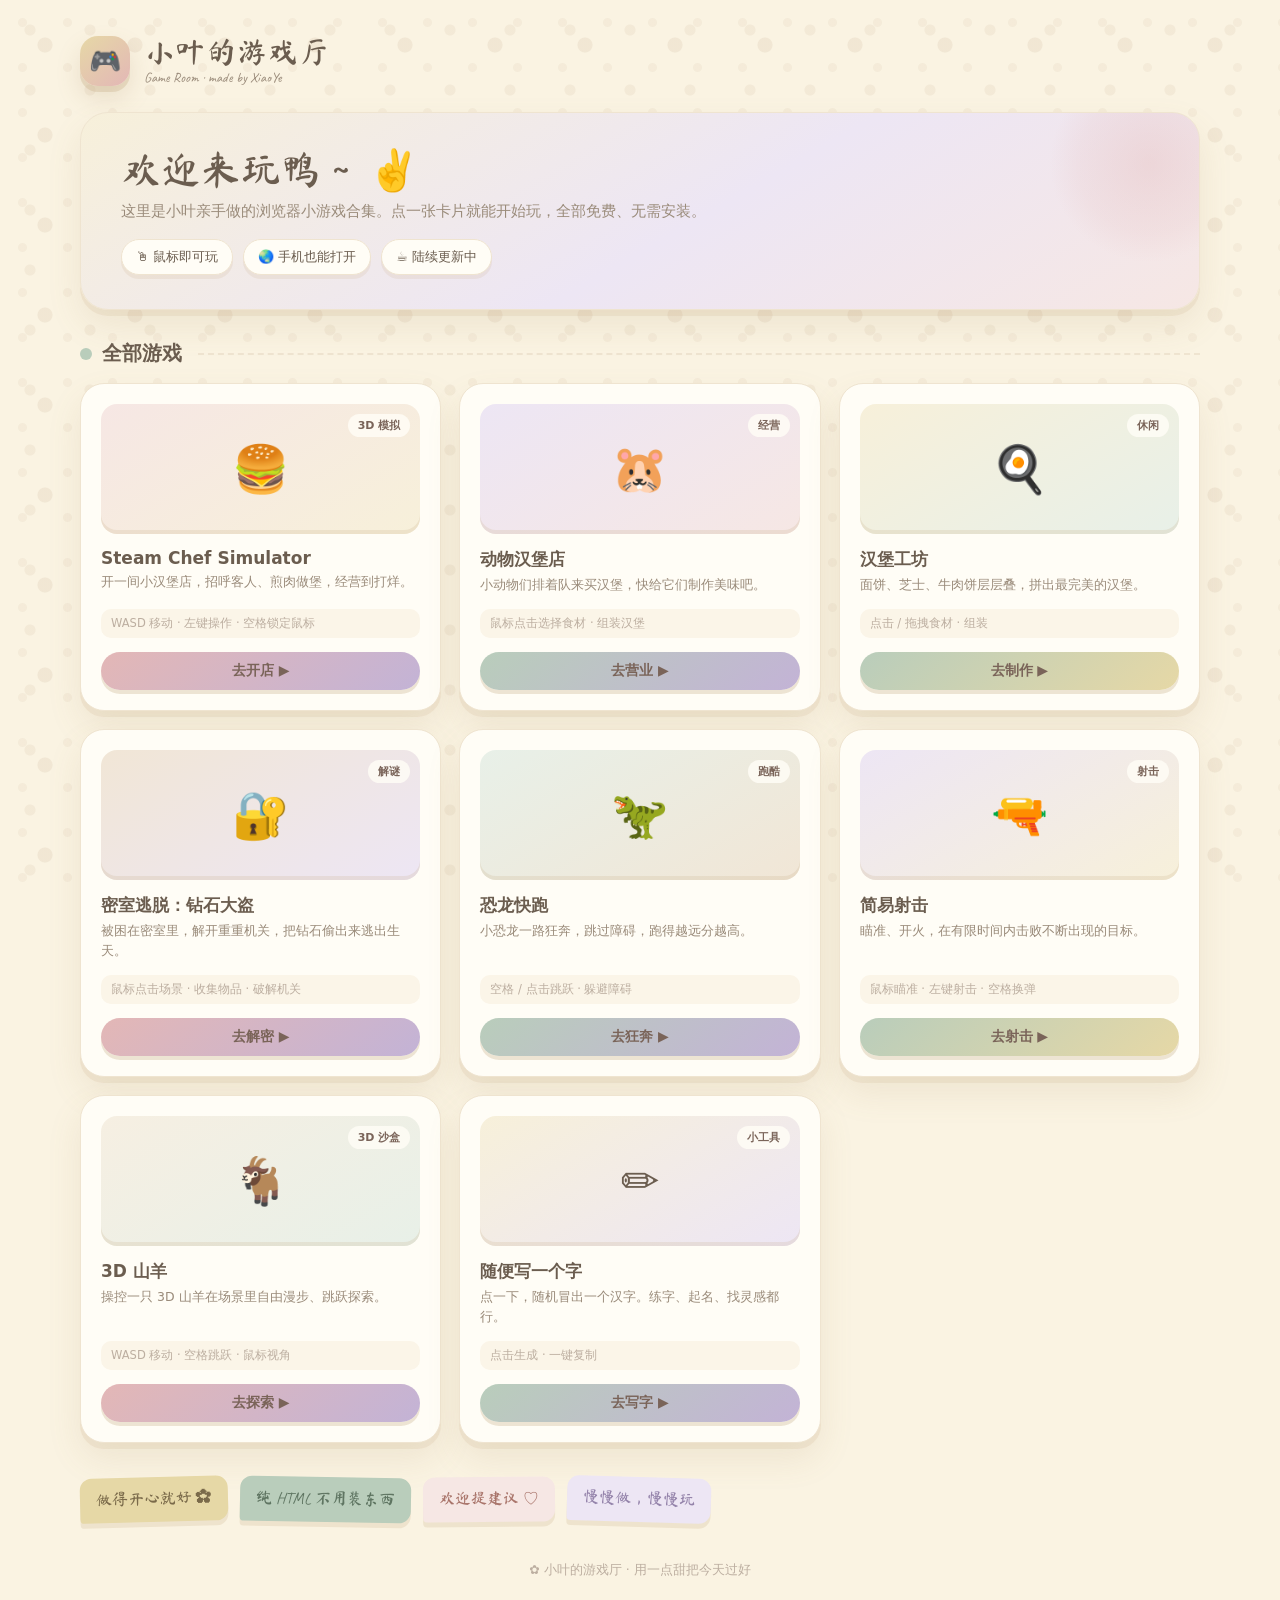
<file: index.html>
<!DOCTYPE html>
<html lang="zh-CN">
<head>
<meta charset="UTF-8">
<meta name="viewport" content="width=device-width, initial-scale=1.0">
<title>✿ 小叶的游戏厅 · Game Room</title>
<link rel="preconnect" href="https://fonts.googleapis.com">
<link rel="preconnect" href="https://fonts.gstatic.com" crossorigin>
<link href="https://fonts.googleapis.com/css2?family=Ma+Shan+Zheng&family=Caveat:wght@600&display=swap" rel="stylesheet">
<style>
  :root {
    --bg: #FAF3E2;
    --dot: #C2A688;
    --card: #FFFDF6;
    --ink: #6B5D4F;
    --ink-soft: #9A8B7A;
    --ink-faint: #BCAEA0;
    --line: #EFE4D0;

    --pink:  #E3B7B6;
    --pink-soft:  #F6E7E4;
    --purple:#C3B3D6;
    --purple-soft:#EDE6F4;
    --mint:  #B9CDBB;
    --mint-soft:  #E8F0E8;
    --yellow:#E6D8A6;
    --yellow-soft:#F7F0DA;
    --brown: #C2A688;
    --brown-soft: #F1E6D6;

    --shadow: 0 6px 0 rgba(196,168,130,.16), 0 16px 34px rgba(158,128,82,.12);
    --bounce: cubic-bezier(.34,1.56,.64,1);
    --ease:  cubic-bezier(.22,1,.36,1);
  }

  * { margin: 0; padding: 0; box-sizing: border-box; }

  body {
    min-height: 100vh;
    font-family: "PingFang SC", "Hiragino Sans GB", "Microsoft YaHei", system-ui, sans-serif;
    color: var(--ink);
    background-color: var(--bg);
    background-image:
      radial-gradient(circle at 50% 50%, rgba(194,166,136,.16) 0, rgba(194,166,136,.16) 7px, transparent 8px),
      radial-gradient(circle at 50% 50%, rgba(194,166,136,.13) 0, rgba(194,166,136,.13) 5px, transparent 6px),
      radial-gradient(circle at 50% 50%, rgba(194,166,136,.10) 0, rgba(194,166,136,.10) 4px, transparent 5px);
    background-size: 90px 90px, 60px 60px, 45px 45px;
    background-attachment: fixed;
    padding: 36px 20px 70px;
    overflow-x: hidden;
  }

  .wrap { max-width: 1120px; margin: 0 auto; }

  /* 头部 */
  header.top { display: flex; align-items: center; gap: 14px; margin-bottom: 26px; }
  .logo-badge {
    width: 50px; height: 50px; border-radius: 18px;
    background: linear-gradient(140deg, var(--yellow), var(--pink));
    display: grid; place-items: center; font-size: 26px;
    box-shadow: 0 6px 0 rgba(196,168,130,.3), 0 12px 24px rgba(158,128,82,.18);
    transition: transform .4s var(--bounce);
  }
  .logo-badge:hover { transform: rotate(-10deg) scale(1.1); }
  .logo-text { font-family: "Ma Shan Zheng", "ZCOOL KuaiLe", cursive; font-size: 30px; letter-spacing: 1px; }
  .logo-text small { font-family: "Caveat", cursive; font-size: 14px; color: var(--ink-soft); letter-spacing: 0; display: block; margin-top: 2px; }

  /* 横幅 */
  .banner {
    position: relative;
    background: linear-gradient(150deg, var(--yellow-soft), var(--purple-soft) 55%, var(--pink-soft));
    border: 1.5px solid var(--line);
    border-radius: 28px;
    padding: 34px 40px;
    margin-bottom: 26px;
    box-shadow: var(--shadow);
    overflow: hidden;
    transition: transform .4s var(--bounce), box-shadow .4s var(--ease);
  }
  .banner:hover { transform: translateY(-3px); box-shadow: 0 8px 0 rgba(196,168,130,.18), 0 24px 48px rgba(158,128,82,.18); }
  .banner::after {
    content: ""; position: absolute; right: -50px; top: -50px;
    width: 200px; height: 200px; border-radius: 50%;
    background: radial-gradient(circle, rgba(227,183,182,.35) 0, rgba(227,183,182,.15) 50%, transparent 70%);
  }
  .banner h1 { font-family: "Ma Shan Zheng", cursive; font-size: 40px; font-weight: 400; color: var(--ink); }
  .banner p { font-size: 15px; color: var(--ink-soft); margin-top: 8px; }
  .banner .tags { margin-top: 18px; display: flex; gap: 10px; flex-wrap: wrap; position: relative; z-index: 1; }
  .chip {
    display: inline-flex; align-items: center; gap: 6px;
    font-size: 13px; color: var(--ink);
    background: #fffdf6;
    border: 1.5px solid var(--line);
    border-radius: 999px; padding: 8px 14px;
    box-shadow: 0 4px 0 rgba(196,168,130,.16);
    transition: transform .3s var(--bounce);
  }
  .chip:hover { transform: translateY(-2px); }

  /* 分区标题 */
  .sec-head { display: flex; align-items: center; gap: 10px; margin: 30px 0 16px; }
  .sec-head .dot { width: 12px; height: 12px; border-radius: 50%; flex: none; }
  .sec-head h2 { font-size: 20px; font-weight: 700; }
  .sec-head .sq { flex: 1; border-top: 2px dashed var(--line); margin-left: 6px; }

  /* 卡片网格 */
  .grid { display: grid; grid-template-columns: repeat(3, 1fr); gap: 18px; }
  .game {
    display: flex; flex-direction: column;
    background: var(--card);
    border: 1.5px solid var(--line);
    border-radius: 24px;
    padding: 20px;
    text-decoration: none; color: inherit;
    box-shadow: var(--shadow);
    transition: transform .35s var(--bounce), box-shadow .35s var(--ease);
  }
  .game:hover { transform: translateY(-4px) scale(1.01); box-shadow: 0 8px 0 rgba(196,168,130,.18), 0 22px 44px rgba(158,128,82,.18); }
  .game:active { transform: translateY(0) scale(.99); }

  .game .thumb {
    height: 130px; border-radius: 16px; margin-bottom: 14px;
    display: grid; place-items: center; font-size: 46px;
    box-shadow: inset 0 -4px 0 rgba(196,168,130,.2);
    transition: transform .35s var(--bounce);
    position: relative; overflow: hidden;
  }
  .game:hover .thumb { transform: scale(1.04) rotate(-1deg); }
  .game .thumb .badge {
    position: absolute; top: 10px; right: 10px;
    font-size: 11px; font-weight: 600; color: #7A6459;
    background: rgba(255,253,246,.85); border-radius: 999px; padding: 4px 10px;
  }
  .game .t-title { font-size: 17px; font-weight: 700; color: var(--ink); }
  .game .t-sub { font-size: 12.5px; color: var(--ink-soft); margin-top: 4px; line-height: 1.6; flex: 1; }
  .game .t-ctrl {
    margin-top: 14px; font-size: 11.5px; color: var(--ink-faint);
    background: var(--card-soft, #FBF5E8); border-radius: 10px; padding: 7px 10px;
  }
  .game .go {
    margin-top: 14px; text-align: center;
    font-size: 14px; font-weight: 600; color: #7A6459;
    background: linear-gradient(140deg, var(--mint), var(--yellow));
    border-radius: 999px; padding: 10px 0;
    box-shadow: 0 4px 0 rgba(196,168,130,.3);
    transition: transform .3s var(--bounce), box-shadow .3s;
  }
  .game:hover .go { transform: translateY(-2px) scale(1.03); }
  .game:nth-child(3n+1) .go { background: linear-gradient(140deg, var(--pink), var(--purple)); }
  .game:nth-child(3n+2) .go { background: linear-gradient(140deg, var(--mint), var(--purple)); }

  /* 便签贴 */
  .note-strip { margin-top: 34px; display: flex; gap: 12px; flex-wrap: wrap; }
  .tape-note {
    font-family: "Caveat", "Ma Shan Zheng", cursive;
    font-size: 16px; color: #7A6A4A;
    background: var(--yellow);
    padding: 12px 16px; border-radius: 12px 12px 12px 4px;
    box-shadow: 0 5px 0 rgba(196,168,130,.22);
    transform: rotate(var(--rot, -1.5deg));
    transition: transform .35s var(--bounce);
  }
  .tape-note:hover { transform: rotate(0) scale(1.08); }

  footer { margin-top: 40px; text-align: center; font-size: 12.5px; color: var(--ink-faint); }

  @media (max-width: 900px) { .grid { grid-template-columns: repeat(2, 1fr); } }
  @media (max-width: 560px) { .grid { grid-template-columns: 1fr; } .banner h1 { font-size: 32px; } }
</style>
</head>
<body>
<div class="wrap">

  <header class="top">
    <div class="logo-badge">🎮</div>
    <div class="logo-text">小叶的游戏厅<small>Game Room · made by XiaoYe</small></div>
  </header>

  <section class="banner">
    <h1>欢迎来玩鸭～ ✌</h1>
    <p>这里是小叶亲手做的浏览器小游戏合集。点一张卡片就能开始玩，全部免费、无需安装。</p>
    <div class="tags">
      <span class="chip">🖱 鼠标即可玩</span>
      <span class="chip">🌏 手机也能打开</span>
      <span class="chip">☕ 陆续更新中</span>
    </div>
  </section>

  <div class="sec-head">
    <span class="dot" style="background:var(--mint)"></span>
    <h2>全部游戏</h2>
    <span class="sq"></span>
  </div>

  <div class="grid">
    <a class="game" href="steam-chef.html">
      <div class="thumb" style="background:linear-gradient(150deg,#F6E7E4,#F7F0DA)">🍔<span class="badge">3D 模拟</span></div>
      <div class="t-title">Steam Chef Simulator</div>
      <div class="t-sub">开一间小汉堡店，招呼客人、煎肉做堡，经营到打烊。</div>
      <div class="t-ctrl">WASD 移动 · 左键操作 · 空格锁定鼠标</div>
      <div class="go">去开店 ▶</div>
    </a>

    <a class="game" href="animal-burger-shop/index.html">
      <div class="thumb" style="background:linear-gradient(150deg,#EDE6F4,#F6E7E4)">🐹<span class="badge">经营</span></div>
      <div class="t-title">动物汉堡店</div>
      <div class="t-sub">小动物们排着队来买汉堡，快给它们制作美味吧。</div>
      <div class="t-ctrl">鼠标点击选择食材 · 组装汉堡</div>
      <div class="go">去营业 ▶</div>
    </a>

    <a class="game" href="burger-workshop.html">
      <div class="thumb" style="background:linear-gradient(150deg,#F7F0DA,#E8F0E8)">🍳<span class="badge">休闲</span></div>
      <div class="t-title">汉堡工坊</div>
      <div class="t-sub">面饼、芝士、牛肉饼层层叠，拼出最完美的汉堡。</div>
      <div class="t-ctrl">点击 / 拖拽食材 · 组装</div>
      <div class="go">去制作 ▶</div>
    </a>

    <a class="game" href="escape-room.html">
      <div class="thumb" style="background:linear-gradient(150deg,#F1E6D6,#EDE6F4)">🔐<span class="badge">解谜</span></div>
      <div class="t-title">密室逃脱：钻石大盗</div>
      <div class="t-sub">被困在密室里，解开重重机关，把钻石偷出来逃出生天。</div>
      <div class="t-ctrl">鼠标点击场景 · 收集物品 · 破解机关</div>
      <div class="go">去解密 ▶</div>
    </a>

    <a class="game" href="dinosaur-game.html">
      <div class="thumb" style="background:linear-gradient(150deg,#E8F0E8,#F1E6D6)">🦖<span class="badge">跑酷</span></div>
      <div class="t-title">恐龙快跑</div>
      <div class="t-sub">小恐龙一路狂奔，跳过障碍，跑得越远分越高。</div>
      <div class="t-ctrl">空格 / 点击跳跃 · 躲避障碍</div>
      <div class="go">去狂奔 ▶</div>
    </a>

    <a class="game" href="fps-game.html">
      <div class="thumb" style="background:linear-gradient(150deg,#EDE6F4,#F7F0DA)">🔫<span class="badge">射击</span></div>
      <div class="t-title">简易射击</div>
      <div class="t-sub">瞄准、开火，在有限时间内击败不断出现的目标。</div>
      <div class="t-ctrl">鼠标瞄准 · 左键射击 · 空格换弹</div>
      <div class="go">去射击 ▶</div>
    </a>

    <a class="game" href="goat-3d.html">
      <div class="thumb" style="background:linear-gradient(150deg,#F6EFE2,#E8F0E8)">🐐<span class="badge">3D 沙盒</span></div>
      <div class="t-title">3D 山羊</div>
      <div class="t-sub">操控一只 3D 山羊在场景里自由漫步、跳跃探索。</div>
      <div class="t-ctrl">WASD 移动 · 空格跳跃 · 鼠标视角</div>
      <div class="go">去探索 ▶</div>
    </a>

    <a class="game" href="random-char.html">
      <div class="thumb" style="background:linear-gradient(150deg,#F7F0DA,#EDE6F4)">✏️<span class="badge">小工具</span></div>
      <div class="t-title">随便写一个字</div>
      <div class="t-sub">点一下，随机冒出一个汉字。练字、起名、找灵感都行。</div>
      <div class="t-ctrl">点击生成 · 一键复制</div>
      <div class="go">去写字 ▶</div>
    </a>
  </div>

  <div class="note-strip">
    <span class="tape-note" style="--rot:-1.5deg">做得开心就好 ✿</span>
    <span class="tape-note" style="--rot:1deg; background:var(--mint); color:#5F7562">纯 HTML 不用装东西</span>
    <span class="tape-note" style="--rot:-0.5deg; background:var(--pink-soft); color:#A9756B">欢迎提建议 ♡</span>
    <span class="tape-note" style="--rot:1.6deg; background:var(--purple-soft); color:#9483AA">慢慢做，慢慢玩</span>
  </div>

  <footer>✿ 小叶的游戏厅 · 用一点甜把今天过好</footer>
</div>
</body>
</html>
</file>
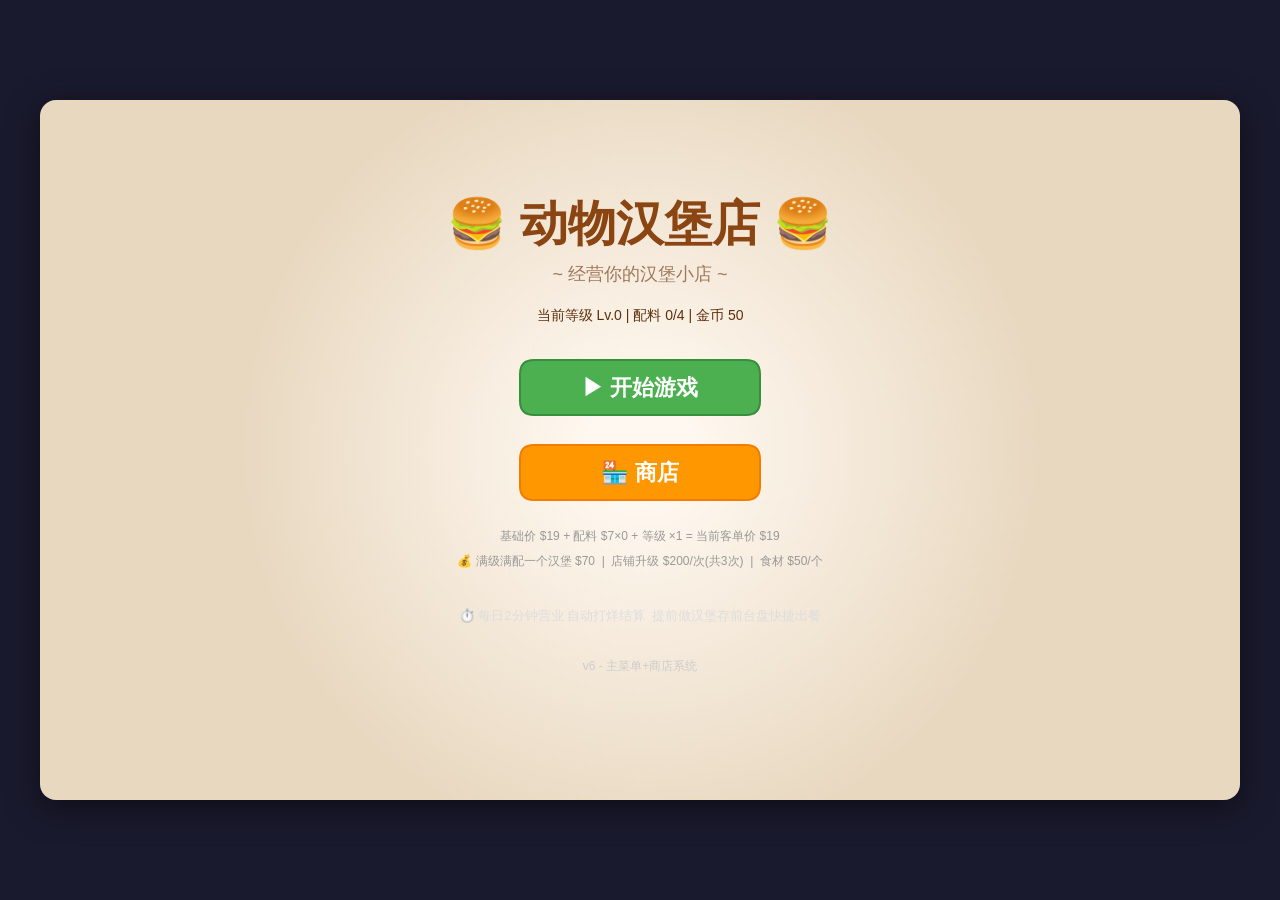
<file: animal-burger-shop/index.html>
<!DOCTYPE html>
<html lang="zh-CN">
<head>
<meta charset="UTF-8"><meta name="viewport" content="width=device-width,initial-scale=1.0">
<title>动物汉堡店</title>
<style>
*{margin:0;padding:0;box-sizing:border-box;user-select:none}
body{background:#1a1a2e;display:flex;justify-content:center;align-items:center;min-height:100vh;font-family:sans-serif}
canvas{border-radius:16px;box-shadow:0 8px 32px rgba(0,0,0,0.5)}
</style>
</head>
<body>
<canvas id="c"></canvas>
<script>
const c=document.getElementById('c'),ctx=c.getContext('2d');
const W=1200,H=700;c.width=W;c.height=H;
const C={counterY:70,counterH:370,counterB:440,floorY:440};
const DEF={bottom_bun:{label:'底层面包',color:'#D4A853',dark:'#B88940'},top_bun:{label:'顶层面包',color:'#D4A853',dark:'#B88940'},raw_patty:{label:'生肉饼',color:'#CD5C5C',dark:'#8B3A3A'},cooked_patty:{label:'熟牛肉饼',color:'#8B4513',dark:'#6B3410'},lettuce:{label:'生菜片',color:'#66BB6A',dark:'#4CAF50'},cheese:{label:'芝士片',color:'#FFD700',dark:'#FFC107'},ketchup:{label:'番茄酱',color:'#FF5252',dark:'#D32F2F'},raw_fries:{label:'生薯条',color:'#E8C878',dark:'#C4A050'},cooked_fries:{label:'熟薯条',color:'#FFD700',dark:'#E6B800'},cola:{label:'可乐',color:'#8B4513',dark:'#5D2E0C'}};
const PREP_IDS=['bottom_bun','top_bun','raw_patty','lettuce','cheese','ketchup','raw_fries','cola','cooked_patty','cooked_fries'];
const ANIMALS=[{id:'cat',name:'小猫咪',color:'#FFB347'},{id:'dog',name:'小柴犬',color:'#E8B878'},{id:'sheep',name:'小羊',color:'#F5F0E8'},{id:'fox',name:'小狐狸',color:'#E86A3A'},{id:'hamster',name:'小仓鼠',color:'#C4A882'}];
const G={screen:'menu',money:50,day:1,timeLeft:120,maxTime:120,customers:[],nextCid:0,spawnTimer:10,spawnInterval:14,maxCustomers:3,prep:{},layers:[],completedBurger:null,grill:[{state:'empty',timer:0,maxTimer:9},{state:'empty',timer:0,maxTimer:9},{state:'empty',timer:0,maxTimer:9}],fryer:[{state:'empty',timer:0,maxTimer:8},{state:'empty',timer:0,maxTimer:8}],drag:null,toast:null,toastTimer:0,shopLevel:0,unlocked:{},todayEarn:0,todayServed:0,dayActive:false,musicStarted:false,plates:new Array(6).fill(null),staffHover:null,staffAnim:{squirrel:{bounce:0,wiggle:0},rabbit:{bounce:0,wiggle:0}}};
for(const id of PREP_IDS)G.prep[id]=0;
for(const k of['lettuce','cheese','ketchup','fries_cola'])G.unlocked[k]=false;

function rr(x,y,w,h,r,fill,stroke){ctx.beginPath();ctx.moveTo(x+r,y);ctx.lineTo(x+w-r,y);ctx.quadraticCurveTo(x+w,y,x+w,y+r);ctx.lineTo(x+w,y+h-r);ctx.quadraticCurveTo(x+w,y+h,x+w-r,y+h);ctx.lineTo(x+r,y+h);ctx.quadraticCurveTo(x,y+h,x,y+h-r);ctx.lineTo(x,y+r);ctx.quadraticCurveTo(x,y,x+r,y);ctx.closePath();if(fill){ctx.fillStyle=fill;ctx.fill()}if(stroke){ctx.strokeStyle=stroke;ctx.lineWidth=2;ctx.stroke()}}
function toast(s){G.toast=s;G.toastTimer=2.5}

function getUnlockCount(){let n=0;if(G.unlocked.lettuce)n++;if(G.unlocked.cheese)n++;if(G.unlocked.ketchup)n++;if(G.unlocked.fries_cola)n++;return n}
function calcOrderPrice(){const mul=[1,1.15,1.3,1.5][G.shopLevel];return Math.floor((19+7*getUnlockCount())*mul)}
function getCurrentOrder(){const needs={burger:1};if(G.unlocked.fries_cola){needs.fries=1;needs.cola=1}return{name:'豪华牛肉堡',needs,price:calcOrderPrice()}}
function getRequiredBurgerItems(){const r=['bottom_bun','cooked_patty','top_bun'];if(G.unlocked.lettuce)r.push('lettuce');if(G.unlocked.cheese)r.push('cheese');if(G.unlocked.ketchup)r.push('ketchup');return r}
function squirrelItems(){const r=['bottom_bun','top_bun','raw_patty'];if(G.unlocked.lettuce)r.push('lettuce');if(G.unlocked.cheese)r.push('cheese');if(G.unlocked.ketchup)r.push('ketchup');return r}

const WALLS=[{bg:'#FFF5E6',line:'#FFDAB3',menu:'#8B4513'},{bg:'#FFF0D0',line:'#E8C8A0',menu:'#A0522D'},{bg:'#FFE8C0',line:'#DDB888',menu:'#CD853F'},{bg:'#FADCB0',line:'#D4A87A',menu:'#B8860B'}];
const CNTR=[{top:'#C4956A',bot:'#A0785A',stripe:'#B5845A'},{top:'#D4A57A',bot:'#B8886A',stripe:'#C4956A'},{top:'#DDB088',bot:'#C49870',stripe:'#CCA078'},{top:'#E8C098',bot:'#D4A880',stripe:'#DDB088'}];

function drawBg(){
  const w=WALLS[G.shopLevel]||WALLS[0],cn=CNTR[G.shopLevel]||CNTR[0];
  const g=ctx.createLinearGradient(0,0,0,C.counterY);g.addColorStop(0,w.bg);g.addColorStop(1,w.bg);ctx.fillStyle=g;ctx.fillRect(0,0,W,C.counterY);
  ctx.strokeStyle=w.line;ctx.lineWidth=1;for(let x=0;x<W;x+=60){ctx.beginPath();ctx.moveTo(x,0);ctx.lineTo(x,C.counterY);ctx.stroke()}
  if(G.shopLevel>=2){ctx.fillStyle='rgba(255,255,255,0.15)';for(let x=0;x<W;x+=120)for(let y=0;y<C.counterY;y+=40)rr(x+5,y+5,110,30,4,'rgba(255,255,255,0.1)')}
  if(G.shopLevel>=3){ctx.fillStyle='rgba(255,215,0,0.1)';for(let x=0;x<W;x+=200)ctx.fillRect(x,12,80,2)}
  rr(8,4,160,34,6,w.menu,'#5D2E0C');ctx.fillStyle='#FFD700';ctx.font='bold 15px sans-serif';ctx.textAlign='center';ctx.fillText('🧾 动物汉堡店',88,28);
  ctx.fillStyle='rgba(255,255,255,0.2)';rr(170,6,50,16,4,'rgba(0,0,0,0.2)');ctx.fillStyle='#FFF';ctx.font='9px sans-serif';ctx.textAlign='center';ctx.fillText('Lv.'+G.shopLevel,195,18);
  ctx.beginPath();ctx.arc(1140,30,22,0,Math.PI*2);ctx.fillStyle='#FFF';ctx.fill();ctx.strokeStyle='#333';ctx.lineWidth=2;ctx.stroke();ctx.fillStyle='#333';ctx.font='16px sans-serif';ctx.textAlign='center';ctx.fillText('🕐',1140,29);
  ctx.fillStyle=cn.top;ctx.fillRect(0,C.counterY,W,C.counterH);
  ctx.strokeStyle=cn.stripe;ctx.lineWidth=1;for(let i=0;i<18;i++){const yy=C.counterY+12+i*20;ctx.beginPath();ctx.moveTo(0,yy);for(let x=0;x<W;x+=30)ctx.lineTo(x+15,yy+(i%2?2:-2));ctx.stroke()}
  const fg=ctx.createLinearGradient(0,C.counterB,0,C.floorY);fg.addColorStop(0,cn.bot);fg.addColorStop(1,cn.bot);ctx.fillStyle=fg;ctx.fillRect(0,C.counterB,W,C.floorY-C.counterB);
  ctx.fillStyle=cn.top;ctx.fillRect(0,C.counterB,W,4);
  const fl=ctx.createLinearGradient(0,C.floorY,0,H);fl.addColorStop(0,'#D4C4A8');fl.addColorStop(1,'#C4B498');ctx.fillStyle=fl;ctx.fillRect(0,C.floorY,W,H-C.floorY);
  ctx.strokeStyle='#B8A888';for(let x=0;x<W;x+=80){ctx.beginPath();ctx.moveTo(x,C.floorY);ctx.lineTo(x,H);ctx.stretch||ctx.stroke()}
}

const GRILL={x:8,y:75,w:150,h:140},FRYER={x:8,y:222,w:150,h:95};
function showFryer(){return G.unlocked.fries_cola}
function drawGrill(){
  rr(GRILL.x,GRILL.y,GRILL.w,GRILL.h,6,'#555','#333');ctx.fillStyle='#FFF';ctx.font='bold 10px sans-serif';ctx.textAlign='center';ctx.fillText('🔥 烤炉',GRILL.x+GRILL.w/2,GRILL.y+13);
  for(let i=0;i<3;i++){const sx=GRILL.x+5,sy=GRILL.y+20+i*39,sw=GRILL.w-10,sh=35,s=G.grill[i];
    rr(sx,sy,sw,sh,4,s.state==='empty'?'#3A3A3A':'#4A4A4A');ctx.strokeStyle='#666';ctx.lineWidth=1;ctx.stroke();
    if(s.state==='empty'){ctx.fillStyle='#666';ctx.font='9px sans-serif';ctx.fillText('🟤 拖入生肉饼',sx+sw/2,sy+22)}else{const r2=s.timer/s.maxTimer,bw=sw-12,bh=5,bx=sx+6,by=sy+3;
      ctx.fillStyle='#333';rr(bx,by,bw,bh,2,'#333');let bc;if(r2<0.45)bc='#FF6B35';else if(r2<0.75)bc='#4CAF50';else if(r2<1)bc='#FF9800';else bc='#F44336';
      rr(bx,by,bw*Math.min(r2,1),bh,2,bc);ctx.fillStyle='#FFF';ctx.font='9px sans-serif';let st='烤制中...';if(s.state==='done')st='✅ 取熟肉饼';if(s.state==='burnt')st='💀 糊了';ctx.fillText(st,sx+sw/2,sy+28)}}
}
function gSlot(mx,my){for(let i=0;i<3;i++){const sx=GRILL.x+5,sy=GRILL.y+20+i*39,sw=GRILL.w-10,sh=35;if(mx>=sx&&mx<=sx+sw&&my>=sy&&my<=sy+sh)return i}return-1}
function drawFryer(){
  if(!showFryer())return;
  rr(FRYER.x,FRYER.y,FRYER.w,FRYER.h,6,'#664400','#442200');ctx.fillStyle='#FFD700';ctx.font='bold 10px sans-serif';ctx.textAlign='center';ctx.fillText('🍟 炸锅',FRYER.x+FRYER.w/2,FRYER.y+13);
  for(let i=0;i<2;i++){const sx=FRYER.x+5,sy=FRYER.y+20+i*36,sw=FRYER.w-10,sh=32,s=G.fryer[i];
    rr(sx,sy,sw,sh,4,s.state==='empty'?'#553322':'#665533');ctx.strokeStyle='#886644';ctx.lineWidth=1;ctx.stroke();
    if(s.state==='empty'){ctx.fillStyle='#AA8855';ctx.font='9px sans-serif';ctx.fillText('🟡 拖入生薯条',sx+sw/2,sy+20)}else{const r2=s.timer/s.maxTimer,bw=sw-12,bh=5,bx=sx+6,by=sy+3;
      ctx.fillStyle='#333';rr(bx,by,bw,bh,2,'#333');let bc;if(r2<0.4)bc='#FFD700';else if(r2<0.7)bc='#FFA000';else if(r2<1)bc='#FF6F00';else bc='#555';
      rr(bx,by,bw*Math.min(r2,1),bh,2,bc);ctx.fillStyle='#FFF';ctx.font='9px sans-serif';let st='炸制中...';if(s.state==='done')st='✅ 取熟薯条';if(s.state==='burnt')st='💀 焦了';ctx.fillText(st,sx+sw/2,sy+24)}}
}
function fSlot(mx,my){for(let i=0;i<2;i++){const sx=FRYER.x+5,sy=FRYER.y+20+i*36,sw=FRYER.w-10,sh=32;if(mx>=sx&&mx<=sx+sw&&my>=sy&&my<=sy+sh)return i}return-1}

const STAFF={x:8,y:325,w:150,h:108};
function drawStaff(){
  const sy=showFryer()?325:190;STAFF.y=sy;STAFF.h=showFryer()?108:125;
  rr(STAFF.x,STAFF.y,STAFF.w,STAFF.h,6,'#E8D5B8','#C4B088');
  const sx=STAFF.x+5,sw=66,st=showFryer()?96:112;
  rr(sx,STAFF.y+5,sw,st,5,'#E8D0B0','#D4A87A');
  const scx=sx+sw/2,sty=STAFF.y+10;
  const sa=G.staffAnim.squirrel;const sBounce=Math.sin(sa.bounce)*3;
  // Squirrel body
  ctx.fillStyle='#C4956A';ctx.beginPath();ctx.ellipse(scx,sty+48+sBounce,14,17,0,0,Math.PI*2);ctx.fill();
  const sbg=ctx.createRadialGradient(scx-4,sty+44+sBounce,0,scx,sty+48+sBounce,15);
  sbg.addColorStop(0,'rgba(255,255,255,0.3)');sbg.addColorStop(0.7,'rgba(255,255,255,0)');sbg.addColorStop(1,'rgba(0,0,0,0.2)');
  ctx.fillStyle=sbg;ctx.beginPath();ctx.ellipse(scx,sty+48+sBounce,14,17,0,0,Math.PI*2);ctx.fill();
  ctx.strokeStyle='rgba(0,0,0,0.1)';ctx.lineWidth=1;ctx.beginPath();ctx.ellipse(scx,sty+48+sBounce,14,17,0,0,Math.PI*2);ctx.stroke();
  // Squirrel tail
  ctx.fillStyle='#C4956A';ctx.beginPath();ctx.ellipse(scx+16,sty+32+sBounce,8,18,0.5,0,Math.PI*2);ctx.fill();
  ctx.beginPath();ctx.ellipse(scx+18,sty+28+sBounce,7,14,0.3,0,Math.PI*2);ctx.fill();
  for(let i=0;i<5;i++){const a=0.8+i*0.3;ctx.beginPath();ctx.ellipse(scx+18+Math.cos(a)*5,sty+30+Math.sin(a)*9+sBounce,5,8,a*0.3,0,Math.PI*2);ctx.fill()}
  // Squirrel head
  ctx.fillStyle='#D4B888';ctx.beginPath();ctx.ellipse(scx,sty+30+sBounce,12,13,0,0,Math.PI*2);ctx.fill();
  const shg=ctx.createRadialGradient(scx-3,sty+25+sBounce,0,scx,sty+30+sBounce,13);
  shg.addColorStop(0,'rgba(255,255,255,0.35)');shg.addColorStop(0.5,'rgba(255,255,255,0.05)');shg.addColorStop(1,'rgba(0,0,0,0.2)');
  ctx.fillStyle=shg;ctx.beginPath();ctx.ellipse(scx,sty+30+sBounce,12,13,0,0,Math.PI*2);ctx.fill();
  ctx.strokeStyle='rgba(0,0,0,0.12)';ctx.lineWidth=1;ctx.beginPath();ctx.ellipse(scx,sty+30+sBounce,12,13,0,0,Math.PI*2);ctx.stroke();
  // Squirrel cheek patches
  ctx.fillStyle='#FFF';ctx.beginPath();ctx.ellipse(scx-7,sty+34+sBounce,5,4,0,0,Math.PI*2);ctx.fill();
  ctx.beginPath();ctx.ellipse(scx+7,sty+34+sBounce,5,4,0,0,Math.PI*2);ctx.fill();
  // Squirrel forehead patch
  ctx.fillStyle='#FFF';ctx.beginPath();ctx.ellipse(scx,sty+18+sBounce,11,4,0,0,Math.PI*2);ctx.fill();
  ctx.fillStyle='#FFF';ctx.beginPath();ctx.ellipse(scx,sty+15+sBounce,7,5,0,0,Math.PI*2);ctx.fill();
  // Squirrel anime eyes
  const shover=G.staffHover==='squirrel';const sWiggle=shover?Math.sin(Date.now()/300)*1.5:0;
  // Sclera
  ctx.fillStyle='#FFF';ctx.beginPath();ctx.ellipse(scx-5+sWiggle,sty+30+sBounce,3.5,3.5,0,0,Math.PI*2);ctx.fill();
  ctx.beginPath();ctx.ellipse(scx+5+sWiggle,sty+30+sBounce,3.5,3.5,0,0,Math.PI*2);ctx.fill();
  // Iris
  const sig=ctx.createRadialGradient(scx-5+sWiggle,sty+29.5+sBounce,0,scx-5+sWiggle,sty+30+sBounce,2.5);
  sig.addColorStop(0,'#C4956A');sig.addColorStop(0.5,'#8B5A2B');sig.addColorStop(1,'#3A2010');
  ctx.fillStyle=sig;ctx.beginPath();ctx.arc(scx-5+sWiggle,sty+30+sBounce,2.5,0,Math.PI*2);ctx.fill();
  const sig2=ctx.createRadialGradient(scx+5+sWiggle,sty+29.5+sBounce,0,scx+5+sWiggle,sty+30+sBounce,2.5);
  sig2.addColorStop(0,'#C4956A');sig2.addColorStop(0.5,'#8B5A2B');sig2.addColorStop(1,'#3A2010');
  ctx.fillStyle=sig2;ctx.beginPath();ctx.arc(scx+5+sWiggle,sty+30+sBounce,2.5,0,Math.PI*2);ctx.fill();
  // Pupil
  ctx.fillStyle='#1A0E05';ctx.beginPath();ctx.arc(scx-5+sWiggle,sty+30.5+sBounce,1.2,0,Math.PI*2);ctx.fill();
  ctx.beginPath();ctx.arc(scx+5+sWiggle,sty+30.5+sBounce,1.2,0,Math.PI*2);ctx.fill();
  // Highlights (one large, one small)
  ctx.fillStyle='#FFF';ctx.beginPath();ctx.arc(scx-5.5+sWiggle,sty+29+sBounce,0.9,0,Math.PI*2);ctx.fill();
  ctx.beginPath();ctx.arc(scx+4.5+sWiggle,sty+29+sBounce,0.9,0,Math.PI*2);ctx.fill();
  ctx.beginPath();ctx.arc(scx-4+sWiggle,sty+31+sBounce,0.5,0,Math.PI*2);ctx.fill();
  ctx.beginPath();ctx.arc(scx+6+sWiggle,sty+31+sBounce,0.5,0,Math.PI*2);ctx.fill();
  // Blush gradient
  const sblg=ctx.createRadialGradient(scx-9+sWiggle,sty+35+sBounce,0,scx-9+sWiggle,sty+35+sBounce,3.5);
  sblg.addColorStop(0,'rgba(255,130,130,0.4)');sblg.addColorStop(1,'rgba(255,130,130,0)');
  ctx.fillStyle=sblg;ctx.beginPath();ctx.ellipse(scx-9+sWiggle,sty+35+sBounce,3.5,2.5,0,0,Math.PI*2);ctx.fill();
  const sblg2=ctx.createRadialGradient(scx+9+sWiggle,sty+35+sBounce,0,scx+9+sWiggle,sty+35+sBounce,3.5);
  sblg2.addColorStop(0,'rgba(255,130,130,0.4)');sblg2.addColorStop(1,'rgba(255,130,130,0)');
  ctx.fillStyle=sblg2;ctx.beginPath();ctx.ellipse(scx+9+sWiggle,sty+35+sBounce,3.5,2.5,0,0,Math.PI*2);ctx.fill();
  // Apron
  ctx.fillStyle='#E84040';ctx.beginPath();ctx.ellipse(scx,sty+46+sBounce,10,8,0,0,Math.PI*2);ctx.fill();
  ctx.fillStyle='#FFD700';ctx.font='5px sans-serif';ctx.textAlign='center';ctx.fillText('🍔',scx,sty+48+sBounce);
  // Arms
  ctx.fillStyle='#D4B888';ctx.beginPath();ctx.ellipse(scx-9,sty+42+sBounce,3,3,0,0,Math.PI*2);ctx.fill();
  ctx.beginPath();ctx.ellipse(scx+9,sty+42+sBounce,3,3,0,0,Math.PI*2);ctx.fill();
  // Feet
  ctx.fillStyle='#D4B888';ctx.beginPath();ctx.ellipse(scx-5,sty+56+sBounce,4,2,0,0,Math.PI*2);ctx.fill();
  ctx.beginPath();ctx.ellipse(scx+5,sty+56+sBounce,4,2,0,0,Math.PI*2);ctx.fill();
  ctx.fillStyle='#5D2E0C';ctx.font='9px sans-serif';ctx.fillText('松鼠',scx,sty+71);ctx.font='7px sans-serif';ctx.fillStyle='#888';ctx.fillText('补基础食材',scx,sty+83);
  if(!showFryer()){ctx.fillStyle='#AAA';ctx.font='6px sans-serif';ctx.fillText('商店购买薯条可乐',scx,sty+98)}
  if(showFryer()){
    const rx=STAFF.x+77;rr(rx,STAFF.y+5,66,96,5,'#F0E8E0','#E0D0C0');
    const rcx=rx+33,rty=STAFF.y+10;
    const ra=G.staffAnim.rabbit;const rBounce=Math.sin(ra.bounce)*3;const rWiggle=G.staffHover==='rabbit'?Math.sin(Date.now()/400)*2:0;
    // Rabbit ears (white outer)
    ctx.fillStyle='#FFF';ctx.beginPath();ctx.ellipse(rcx-8+rWiggle,rty+22+rBounce,6,18,0.2,0,Math.PI*2);ctx.fill();
    ctx.beginPath();ctx.ellipse(rcx+8+rWiggle,rty+22+rBounce,6,18,-0.2,0,Math.PI*2);ctx.fill();
    // Rabbit ears (pink inner)
    ctx.fillStyle='#FFB5C5';ctx.beginPath();ctx.ellipse(rcx-8+rWiggle,rty+25+rBounce,3,12,0.2,0,Math.PI*2);ctx.fill();
    ctx.beginPath();ctx.ellipse(rcx+8+rWiggle,rty+25+rBounce,3,12,-0.2,0,Math.PI*2);ctx.fill();
    // Rabbit body
    ctx.fillStyle='#FFF';ctx.beginPath();ctx.ellipse(rcx,rty+46+rBounce,12,16,0,0,Math.PI*2);ctx.fill();
    const rbg=ctx.createRadialGradient(rcx-3,rty+40+rBounce,0,rcx,rty+46+rBounce,13);
    rbg.addColorStop(0,'rgba(255,255,255,0.5)');rbg.addColorStop(0.6,'rgba(255,255,255,0)');rbg.addColorStop(1,'rgba(0,0,0,0.12)');
    ctx.fillStyle=rbg;ctx.beginPath();ctx.ellipse(rcx,rty+46+rBounce,12,16,0,0,Math.PI*2);ctx.fill();
    ctx.strokeStyle='rgba(0,0,0,0.08)';ctx.lineWidth=1;ctx.beginPath();ctx.ellipse(rcx,rty+46+rBounce,12,16,0,0,Math.PI*2);ctx.stroke();
    // Rabbit head
    ctx.fillStyle='#FFF';ctx.beginPath();ctx.ellipse(rcx,rty+28+rBounce,11,12,0,0,Math.PI*2);ctx.fill();
    const rhg=ctx.createRadialGradient(rcx-3,rty+23+rBounce,0,rcx,rty+28+rBounce,12);
    rhg.addColorStop(0,'rgba(255,255,255,0.5)');rhg.addColorStop(0.5,'rgba(255,255,255,0)');rhg.addColorStop(1,'rgba(0,0,0,0.15)');
    ctx.fillStyle=rhg;ctx.beginPath();ctx.ellipse(rcx,rty+28+rBounce,11,12,0,0,Math.PI*2);ctx.fill();
    ctx.strokeStyle='rgba(0,0,0,0.1)';ctx.lineWidth=1;ctx.beginPath();ctx.ellipse(rcx,rty+28+rBounce,11,12,0,0,Math.PI*2);ctx.stroke();
    // Rabbit anime eyes
    ctx.fillStyle='#FFF';ctx.beginPath();ctx.ellipse(rcx-5+rWiggle,rty+28+rBounce,3.5,4,0,0,Math.PI*2);ctx.fill();
    ctx.beginPath();ctx.ellipse(rcx+5+rWiggle,rty+28+rBounce,3.5,4,0,0,Math.PI*2);ctx.fill();
    const rig=ctx.createRadialGradient(rcx-5+rWiggle,rty+27.5+rBounce,0,rcx-5+rWiggle,rty+28+rBounce,2.5);
    rig.addColorStop(0,'#C4956A');rig.addColorStop(0.5,'#8B5A2B');rig.addColorStop(1,'#3A2010');
    ctx.fillStyle=rig;ctx.beginPath();ctx.arc(rcx-5+rWiggle,rty+28+rBounce,2.5,0,Math.PI*2);ctx.fill();
    const rig2=ctx.createRadialGradient(rcx+5+rWiggle,rty+27.5+rBounce,0,rcx+5+rWiggle,rty+28+rBounce,2.5);
    rig2.addColorStop(0,'#C4956A');rig2.addColorStop(0.5,'#8B5A2B');rig2.addColorStop(1,'#3A2010');
    ctx.fillStyle=rig2;ctx.beginPath();ctx.arc(rcx+5+rWiggle,rty+28+rBounce,2.5,0,Math.PI*2);ctx.fill();
    ctx.fillStyle='#1A0E05';ctx.beginPath();ctx.arc(rcx-5+rWiggle,rty+28.5+rBounce,1.2,0,Math.PI*2);ctx.fill();
    ctx.beginPath();ctx.arc(rcx+5+rWiggle,rty+28.5+rBounce,1.2,0,Math.PI*2);ctx.fill();
    ctx.fillStyle='#FFF';ctx.beginPath();ctx.arc(rcx-5.5+rWiggle,rty+27+rBounce,0.9,0,Math.PI*2);ctx.fill();
    ctx.beginPath();ctx.arc(rcx+4.5+rWiggle,rty+27+rBounce,0.9,0,Math.PI*2);ctx.fill();
    ctx.beginPath();ctx.arc(rcx-4+rWiggle,rty+29+rBounce,0.5,0,Math.PI*2);ctx.fill();
    ctx.beginPath();ctx.arc(rcx+6+rWiggle,rty+29+rBounce,0.5,0,Math.PI*2);ctx.fill();
    // Rabbit blush
    const rblg=ctx.createRadialGradient(rcx-9+rWiggle,rty+32+rBounce,0,rcx-9+rWiggle,rty+32+rBounce,3.5);
    rblg.addColorStop(0,'rgba(255,130,130,0.4)');rblg.addColorStop(1,'rgba(255,130,130,0)');
    ctx.fillStyle=rblg;ctx.beginPath();ctx.ellipse(rcx-9+rWiggle,rty+32+rBounce,3.5,2.5,0,0,Math.PI*2);ctx.fill();
    const rblg2=ctx.createRadialGradient(rcx+9+rWiggle,rty+32+rBounce,0,rcx+9+rWiggle,rty+32+rBounce,3.5);
    rblg2.addColorStop(0,'rgba(255,130,130,0.4)');rblg2.addColorStop(1,'rgba(255,130,130,0)');
    ctx.fillStyle=rblg2;ctx.beginPath();ctx.ellipse(rcx+9+rWiggle,rty+32+rBounce,3.5,2.5,0,0,Math.PI*2);ctx.fill();
    // Rabbit apron
    ctx.fillStyle='#B0D4E8';ctx.beginPath();ctx.ellipse(rcx,rty+46+rBounce,10,8,0,0,Math.PI*2);ctx.fill();
    ctx.fillStyle='#8B4513';rr(rcx-4,rty+40+rBounce,8,14,2,'#8B4513');ctx.fillStyle='#FFF';rr(rcx-3,rty+38+rBounce,6,3,1,'#FFF');
    // Arms
    ctx.fillStyle='#FFF';ctx.beginPath();ctx.ellipse(rcx-9,rty+42+rBounce,3,3,0,0,Math.PI*2);ctx.fill();
    ctx.beginPath();ctx.ellipse(rcx+9,rty+42+rBounce,3,3,0,0,Math.PI*2);ctx.fill();
    // Feet
    ctx.fillStyle='#FFB5C5';ctx.beginPath();ctx.ellipse(rcx-5,rty+59+rBounce,4,2,0,0,Math.PI*2);ctx.fill();
    ctx.beginPath();ctx.ellipse(rcx+5,rty+59+rBounce,4,2,0,0,Math.PI*2);ctx.fill();
    ctx.fillStyle='#5D2E0C';ctx.font='9px sans-serif';ctx.textAlign='center';ctx.fillText('兔子',rcx,rty+75);ctx.font='7px sans-serif';ctx.fillStyle='#888';
    ctx.fillText('薯条+可乐',rcx,rty+87);ctx.font='6px sans-serif';ctx.fillText('生薯条+1 可乐+1',rcx,rty+96)
  }
}

function staffAt(mx,my){if(mx>=STAFF.x+5&&mx<=STAFF.x+71&&my>=STAFF.y+5&&my<=STAFF.y+(showFryer()?101:117))return'squirrel';if(showFryer()&&mx>=STAFF.x+77&&mx<=STAFF.x+143&&my>=STAFF.y+5&&my<=STAFF.y+101)return'rabbit';return null}

const PREP={x:165,y:73,w:555,h:85};
function drawPrep(){
  rr(PREP.x,PREP.y,PREP.w,PREP.h,6,'rgba(0,0,0,0.06)');ctx.fillStyle='#5D2E0C';ctx.font='bold 10px sans-serif';ctx.textAlign='left';ctx.fillText('📦 备菜区',PREP.x+4,PREP.y-4);
  const cols=5,rows=2,gap=3,pad=4,sw=(PREP.w-pad*2-gap*(cols-1))/cols,sh=(PREP.h-pad*2-gap*(rows-1))/rows;
  for(let i=0;i<PREP_IDS.length;i++){const id=PREP_IDS[i],s=G.prep[id]||0,def=DEF[id],col=i%cols,row=Math.floor(i/cols),sx=PREP.x+pad+col*(sw+gap),sy=PREP.y+pad+row*(sh+gap),has=s>0;let show=true;
    if((id==='lettuce'&&!G.unlocked.lettuce)||(id==='cheese'&&!G.unlocked.cheese)||(id==='ketchup'&&!G.unlocked.ketchup))show=false;
    if((id==='raw_fries'||id==='cola'||id==='cooked_fries')&&!G.unlocked.fries_cola)show=false;
    if(!show){ctx.fillStyle='#E0D0C0';rr(sx,sy,sw,sh,3,'#E0D0C0');ctx.fillStyle='#AAA';ctx.font='12px sans-serif';ctx.textAlign='center';ctx.fillText('🔒',sx+sw/2,sy+20);ctx.font='7px sans-serif';ctx.fillText('未解锁',sx+sw/2,sy+32);continue}
    rr(sx,sy,sw,sh,3,has?'#F5F0E8':'#E8E0D0','#D4C4A8');if(has){ctx.fillStyle=def.color;rr(sx+2,sy+2,4,sh-6,2,def.color)}
    ctx.fillStyle=has?'#333':'#AAA';ctx.font='8px sans-serif';ctx.textAlign='left';ctx.fillText(def.label.substring(0,3),sx+9,sy+14);ctx.font='7px sans-serif';ctx.fillStyle=has?'#666':'#BBB';ctx.fillText('×'+s,sx+9,sy+24);
    if((id==='raw_patty'||id==='raw_fries')&&has){ctx.fillStyle='#FF6B35';ctx.font='6px sans-serif';ctx.textAlign='right';ctx.fillText('需烹饪',sx+sw-2,sy+11)}if(id==='cooked_patty'&&has){ctx.fillStyle='#FFF';ctx.font='6px sans-serif';ctx.textAlign='right';ctx.fillText('熟',sx+sw-2,sy+11)}if(id==='cooked_fries'&&has){ctx.fillStyle='#FFF';ctx.font='6px sans-serif';ctx.textAlign='right';ctx.fillText('熟',sx+sw-2,sy+11)}
  }
}
function prepAt(mx,my){const cols=5,rows=2,gap=3,pad=4,sw=(PREP.w-pad*2-gap*(cols-1))/cols,sh=(PREP.h-pad*2-gap*(rows-1))/rows;for(let i=0;i<PREP_IDS.length;i++){const col=i%cols,row=Math.floor(i/cols),sx=PREP.x+pad+col*(sw+gap),sy=PREP.y+pad+row*(sh+gap);if(mx>=sx&&mx<=sx+sw&&my>=sy&&my<=sy+sh)return PREP_IDS[i]}return null}

const ASM={x:165,y:163,w:555,h:200};
function drawAsm(){
  rr(ASM.x,ASM.y,ASM.w,ASM.h,8,'#F5F0E0','#D4C4A8');ctx.fillStyle='#5D2E0C';ctx.font='bold 13px sans-serif';ctx.textAlign='center';ctx.fillText('🔧 汉堡制作台',ASM.x+ASM.w/2,ASM.y+20);
  const ix=ASM.x+12,iy=ASM.y+30,iw=ASM.w-24,ih=ASM.h-44;rr(ix,iy,iw,ih,6,'#FFF8F0','#E8D8C0');
  if(G.completedBurger){const cx=ix+iw/2,cy=iy+ih/2-10;
    ctx.fillStyle='#D4A853';ctx.beginPath();ctx.ellipse(cx,cy-28,65,18,0,Math.PI,0);ctx.fill();rr(cx-63,cy-28,126,13,5,'#D4A853','#B88940');
    ctx.fillStyle='#FFF8DC';for(let i=0;i<4;i++){const a=-Math.PI+i*0.6+0.3;ctx.beginPath();ctx.arc(cx+Math.cos(a)*44,cy-28+Math.sin(a)*11,1.8,0,Math.PI*2);ctx.fill()}
    ctx.fillStyle='#FF5252';rr(cx-46,cy-16,92,6,2,ctx.fillStyle);ctx.fillStyle='#FFD700';rr(cx-50,cy-10,100,5,2,ctx.fillStyle);ctx.fillStyle='#66BB6A';rr(cx-48,cy-6,96,5,2,ctx.fillStyle);
    ctx.fillStyle='#8B4513';ctx.beginPath();ctx.ellipse(cx,cy+5,44,12,0,0,Math.PI*2);ctx.fill();ctx.strokeStyle='#6B3410';ctx.lineWidth=2;ctx.stroke();ctx.fillStyle='#D4A853';rr(cx-60,cy+15,120,12,5,ctx.fillStyle,'#B88940');
    ctx.fillStyle='#4CAF50';ctx.font='bold 14px sans-serif';ctx.textAlign='center';ctx.fillText('✅ 完成！拖给顾客或存前台盘',cx,iy+20);return}
  if(G.layers.length>0){const lh=26,total=G.layers.length*lh,sy=iy+ih-15-total;for(let i=0;i<G.layers.length;i++){const id=G.layers[i],d=DEF[id]||{label:id,color:'#999',dark:'#777'},ly=sy+i*lh;rr(ix+6,ly,iw-12,lh-2,4,d.color,d.dark);ctx.fillStyle='#FFF';ctx.font='bold 10px sans-serif';ctx.textAlign='left';ctx.fillText(i+1+'. '+d.label,ix+14,ly+16)}ctx.fillStyle='rgba(0,0,0,0.25)';ctx.font='9px sans-serif';ctx.textAlign='center';ctx.fillText('👆 点击层移除',ASM.x+ASM.w/2,ASM.y+ASM.h-6)}
  else{ctx.fillStyle='#CCC';ctx.font='22px sans-serif';ctx.textAlign='center';ctx.fillText('🍔',ASM.x+ASM.w/2,ASM.y+ASM.h/2-12);ctx.fillStyle='#AAA';ctx.font='13px sans-serif';ctx.fillText('从备菜区拖食材到这里',ASM.x+ASM.w/2,ASM.y+ASM.h/2+22);ctx.font='10px sans-serif';ctx.fillText('底面包+熟肉饼+菜酱+顶面包=汉堡',ASM.x+ASM.w/2,ASM.y+ASM.h/2+42)}
}
function layerAt(mx,my){if(G.completedBurger||G.layers.length===0)return-1;const ix=ASM.x+12,iy=ASM.y+30,iw=ASM.w-24,ih=ASM.h-44,lh=26,total=G.layers.length*lh,sy=iy+ih-15-total;for(let i=0;i<G.layers.length;i++){const ly=sy+i*lh;if(mx>=ix+6&&mx<=ix+iw-6&&my>=ly&&my<=ly+lh-2)return i}return-1}
function checkBurger(){if(G.completedBurger)return true;const req=getRequiredBurgerItems();if(G.layers.length<req.length)return false;for(const item of req){if(!G.layers.includes(item))return false}G.completedBurger={};return true}

const PLATES={x:165,y:368,w:555,h:67,count:6};
function drawPlates(){
  rr(PLATES.x,PLATES.y,PLATES.w,PLATES.h,6,'rgba(0,0,0,0.05)');ctx.fillStyle='#5D2E0C';ctx.font='bold 10px sans-serif';ctx.textAlign='left';ctx.fillText('🍽️ 前台餐盘（提前存放成品 拖给顾客）',PLATES.x+4,PLATES.y-4);
  const gap=4,pad=5,sw=(PLATES.w-pad*2-gap*(PLATES.count-1))/PLATES.count,sh=PLATES.h-pad*2;
  for(let i=0;i<PLATES.count;i++){const sx=PLATES.x+pad+i*(sw+gap),sy=PLATES.y+pad,item=G.plates[i];
    rr(sx,sy,sw,sh,5,item?'#FFF8F0':'rgba(255,255,255,0.3)','#C4A87C');
    if(!item){ctx.fillStyle='#DDD';ctx.font='10px sans-serif';ctx.textAlign='center';ctx.fillText('🍽️',sx+sw/2,sy+20);ctx.font='7px sans-serif';ctx.fillText('空盘',sx+sw/2,sy+32)}else if(item.type==='burger'){ctx.fillStyle='#D4A853';ctx.beginPath();ctx.ellipse(sx+sw/2,sy+15,22,7,0,Math.PI,0);ctx.fill();ctx.fillStyle='#8B4513';ctx.beginPath();ctx.ellipse(sx+sw/2,sy+24,18,6,0,0,Math.PI*2);ctx.fill();ctx.fillStyle='#D4A853';rr(sx+sw/2-20,sy+28,40,6,3,'#D4A853');ctx.fillStyle='#4CAF50';ctx.font='bold 7px sans-serif';ctx.textAlign='center';ctx.fillText('汉堡',sx+sw/2,sy+46)}else if(item.type==='fries'){for(let j=0;j<3;j++){rr(sx+sw/2-8+j*6,sy+12-j*3,4,12+j*2,1,'#FFD700','#E6B800')}rr(sx+sw/2-8,sy+24,16,5,1,'#E85D3A');ctx.fillStyle='#4CAF50';ctx.font='bold 7px sans-serif';ctx.textAlign='center';ctx.fillText('薯条',sx+sw/2,sy+46)}else if(item.type==='cola'){rr(sx+sw/2-6,sy+10,12,20,3,'#8B4513','#5D2E0C');rr(sx+sw/2-5,sy+7,10,4,2,'#FFF');ctx.fillStyle='#4CAF50';ctx.font='bold 7px sans-serif';ctx.textAlign='center';ctx.fillText('可乐',sx+sw/2,sy+46)}}
}
function plateAt(mx,my){const gap=4,pad=5,sw=(PLATES.w-pad*2-gap*(PLATES.count-1))/PLATES.count,sh=PLATES.h-pad*2;for(let i=0;i<PLATES.count;i++){const sx=PLATES.x+pad+i*(sw+gap),sy=PLATES.y+pad;if(mx>=sx&&mx<=sx+sw&&my>=sy&&my<=sy+sh)return i}return-1}

const TRASH={x:ASM.x+ASM.w+8,y:ASM.y+ASM.h-40,w:34,h:34};
function drawTrash(){rr(TRASH.x,TRASH.y,TRASH.w,TRASH.h,4,'#888','#666');ctx.fillStyle='#FFF';ctx.font='16px sans-serif';ctx.textAlign='center';ctx.fillText('🗑️',TRASH.x+TRASH.w/2,TRASH.y+24);ctx.fillStyle='#FFF';ctx.font='8px sans-serif';ctx.fillText('丢弃',TRASH.x+TRASH.w/2,TRASH.y+TRASH.h+10)}
function inTrash(mx,my){return mx>=TRASH.x-4&&mx<=TRASH.x+TRASH.w+4&&my>=TRASH.y-4&&my<=TRASH.y+TRASH.h+14}

function drAni(a,x,y,w,h,m){
  if(m===undefined)m=0;
  const cx=x+w/2,by=y+h*0.78,bh=h*0.35,hh=h*0.5,hr=Math.min(w*0.32,hh*0.55),ex=hr*0.3,ey=by-hh*0.3;
  ctx.save();
  // Body
  ctx.fillStyle=a.color;ctx.beginPath();ctx.ellipse(cx,by+bh*0.2,w*0.22,bh*0.35,0,0,Math.PI*2);ctx.fill();
  const bg=ctx.createRadialGradient(cx-w*0.06,by+bh*0.05,0,cx,by+bh*0.2,w*0.25);
  bg.addColorStop(0,'rgba(255,255,255,0.3)');bg.addColorStop(0.6,'rgba(255,255,255,0)');bg.addColorStop(1,'rgba(0,0,0,0.2)');
  ctx.fillStyle=bg;ctx.beginPath();ctx.ellipse(cx,by+bh*0.2,w*0.22,bh*0.35,0,0,Math.PI*2);ctx.fill();
  ctx.strokeStyle='rgba(0,0,0,0.12)';ctx.lineWidth=1.2;ctx.beginPath();ctx.ellipse(cx,by+bh*0.2,w*0.22,bh*0.35,0,0,Math.PI*2);ctx.stroke();
  // Head
  ctx.fillStyle=a.color;ctx.beginPath();ctx.ellipse(cx,ey+hr*0.15,hr*0.85,hr,0,0,Math.PI*2);ctx.fill();
  const hg=ctx.createRadialGradient(cx-hr*0.2,ey-hr*0.15,0,cx,ey+hr*0.15,hr);
  hg.addColorStop(0,'rgba(255,255,255,0.4)');hg.addColorStop(0.5,'rgba(255,255,255,0.05)');hg.addColorStop(0.85,'rgba(0,0,0,0.05)');hg.addColorStop(1,'rgba(0,0,0,0.25)');
  ctx.fillStyle=hg;ctx.beginPath();ctx.ellipse(cx,ey+hr*0.15,hr*0.85,hr,0,0,Math.PI*2);ctx.fill();
  ctx.strokeStyle='rgba(0,0,0,0.15)';ctx.lineWidth=1.5;ctx.beginPath();ctx.ellipse(cx,ey+hr*0.15,hr*0.85,hr,0,0,Math.PI*2);ctx.stroke();
  // Belly highlight
  ctx.fillStyle='rgba(255,255,255,0.2)';ctx.beginPath();ctx.ellipse(cx-w*0.05,by+bh*0.08,w*0.1,bh*0.12,0,0,Math.PI*2);ctx.fill();
  // Animal-specific features
  if(a.id==='cat'){
    ctx.fillStyle=a.color;ctx.beginPath();ctx.moveTo(cx-hr*0.6,ey-hr*0.5);ctx.lineTo(cx-hr*1.0,ey-hr*1.2);ctx.lineTo(cx-hr*0.3,ey-hr*0.6);ctx.fill();
    ctx.beginPath();ctx.moveTo(cx+hr*0.6,ey-hr*0.5);ctx.lineTo(cx+hr*1.0,ey-hr*1.2);ctx.lineTo(cx+hr*0.3,ey-hr*0.6);ctx.fill();
    ctx.fillStyle='#FFB07C';ctx.beginPath();ctx.moveTo(cx-hr*0.5,ey-hr*0.6);ctx.lineTo(cx-hr*0.75,ey-hr*1.0);ctx.lineTo(cx-hr*0.35,ey-hr*0.7);ctx.fill();
    ctx.beginPath();ctx.moveTo(cx+hr*0.5,ey-hr*0.6);ctx.lineTo(cx+hr*0.75,ey-hr*1.0);ctx.lineTo(cx+hr*0.35,ey-hr*0.7);ctx.fill();
    ctx.fillStyle=a.color;ctx.beginPath();ctx.ellipse(cx+w*0.32,by-bh*0.1,5,14,0.5,0,Math.PI*2);ctx.fill();
    ctx.strokeStyle='rgba(0,0,0,0.1)';ctx.lineWidth=1;ctx.beginPath();ctx.ellipse(cx+w*0.32,by-bh*0.1,5,14,0.5,0,Math.PI*2);ctx.stroke();
  }else if(a.id==='dog'){
    ctx.fillStyle='#C49870';ctx.beginPath();ctx.ellipse(cx-hr*0.7,ey-hr*0.2,6,12,-0.2,0,Math.PI*2);ctx.fill();
    ctx.beginPath();ctx.ellipse(cx+hr*0.7,ey-hr*0.2,6,12,0.2,0,Math.PI*2);ctx.fill();
    ctx.fillStyle='#8B6845';ctx.beginPath();ctx.ellipse(cx,by+bh*0.25,6,4,0,0,Math.PI*2);ctx.fill();
  }else if(a.id==='fox'){
    ctx.fillStyle=a.color;ctx.beginPath();ctx.moveTo(cx-hr*0.55,ey-hr*0.5);ctx.lineTo(cx-hr*1.05,ey-hr*1.2);ctx.lineTo(cx-hr*0.25,ey-hr*0.55);ctx.fill();
    ctx.beginPath();ctx.moveTo(cx+hr*0.55,ey-hr*0.5);ctx.lineTo(cx+hr*1.05,ey-hr*1.2);ctx.lineTo(cx+hr*0.25,ey-hr*0.55);ctx.fill();
    ctx.fillStyle='#FFF5E6';ctx.beginPath();ctx.ellipse(cx,ey+hr*0.5,hr*0.35,hr*0.2,0,0,Math.PI*2);ctx.fill();
  }else if(a.id==='sheep'){
    ctx.fillStyle='#F0F0F0';for(let i=0;i<8;i++){const a2=(i/8)*Math.PI*2;ctx.beginPath();ctx.arc(cx+Math.cos(a2)*hr*0.7,ey+Math.sin(a2)*hr*0.6,5,0,Math.PI*2);ctx.fill()}
    ctx.fillStyle='#FFF5E6';ctx.beginPath();ctx.ellipse(cx,ey+hr*0.15,hr*0.55,hr*0.45,0,0,Math.PI*2);ctx.fill();
    ctx.fillStyle='#D4A87A';ctx.beginPath();ctx.moveTo(cx-5,ey-hr*0.7);ctx.lineTo(cx-2,ey-hr*1.0);ctx.lineTo(cx,ey-hr*0.7);ctx.fill();
    ctx.beginPath();ctx.moveTo(cx+5,ey-hr*0.7);ctx.lineTo(cx+2,ey-hr*1.0);ctx.lineTo(cx,ey-hr*0.7);ctx.fill();
  }else if(a.id==='hamster'){
    ctx.fillStyle='#E8D0B0';ctx.beginPath();ctx.ellipse(cx-hr*0.45,ey-hr*0.1,7,8,-0.3,0,Math.PI*2);ctx.fill();
    ctx.beginPath();ctx.ellipse(cx+hr*0.45,ey-hr*0.1,7,8,0.3,0,Math.PI*2);ctx.fill();
  }
  // Anime eyes - sclera
  ctx.fillStyle='#FFF';ctx.beginPath();ctx.ellipse(cx-ex,ey,ex*1.2,ex*1.0,0,0,Math.PI*2);ctx.fill();
  ctx.beginPath();ctx.ellipse(cx+ex,ey,ex*1.2,ex*1.0,0,0,Math.PI*2);ctx.fill();
  ctx.strokeStyle='rgba(0,0,0,0.15)';ctx.lineWidth=0.8;ctx.beginPath();ctx.ellipse(cx-ex,ey,ex*1.2,ex*1.0,0,0,Math.PI*2);ctx.stroke();
  ctx.beginPath();ctx.ellipse(cx+ex,ey,ex*1.2,ex*1.0,0,0,Math.PI*2);ctx.stroke();
  // Iris + pupil
  const ig=ctx.createRadialGradient(cx-ex-0.5,ey-0.5,0,cx-ex,ey,ex*0.75);
  ig.addColorStop(0,'#C4956A');ig.addColorStop(0.4,'#8B5A2B');ig.addColorStop(1,'#3A2010');
  const ig2=ctx.createRadialGradient(cx+ex-0.5,ey-0.5,0,cx+ex,ey,ex*0.75);
  ig2.addColorStop(0,'#C4956A');ig2.addColorStop(0.4,'#8B5A2B');ig2.addColorStop(1,'#3A2010');
  if(m===0){
    ctx.fillStyle=ig;ctx.beginPath();ctx.arc(cx-ex,ey,ex*0.75,0,Math.PI*2);ctx.fill();
    ctx.fillStyle=ig2;ctx.beginPath();ctx.arc(cx+ex,ey,ex*0.75,0,Math.PI*2);ctx.fill();
    ctx.fillStyle='#1A0E05';ctx.beginPath();ctx.arc(cx-ex,ey+0.5,ex*0.38,0,Math.PI*2);ctx.fill();
    ctx.beginPath();ctx.arc(cx+ex,ey+0.5,ex*0.38,0,Math.PI*2);ctx.fill();
    ctx.fillStyle='#FFF';ctx.beginPath();ctx.arc(cx-ex-1.2,ey-1.5,ex*0.32,0,Math.PI*2);ctx.fill();
    ctx.beginPath();ctx.arc(cx+ex-1.2,ey-1.5,ex*0.32,0,Math.PI*2);ctx.fill();
    ctx.beginPath();ctx.arc(cx-ex+1.5,ey+1.2,ex*0.18,0,Math.PI*2);ctx.fill();
    ctx.beginPath();ctx.arc(cx+ex+1.5,ey+1.2,ex*0.18,0,Math.PI*2);ctx.fill();
  }else if(m===1){
    ctx.fillStyle=ig;ctx.beginPath();ctx.ellipse(cx-ex,ey+1,ex*0.65,ex*0.45,0,0,Math.PI*2);ctx.fill();
    ctx.fillStyle=ig2;ctx.beginPath();ctx.ellipse(cx+ex,ey+1,ex*0.65,ex*0.45,0,0,Math.PI*2);ctx.fill();
    ctx.fillStyle='#1A0E05';ctx.beginPath();ctx.arc(cx-ex,ey+1.5,ex*0.32,0,Math.PI*2);ctx.fill();
    ctx.beginPath();ctx.arc(cx+ex,ey+1.5,ex*0.32,0,Math.PI*2);ctx.fill();
    ctx.fillStyle='#FFF';ctx.beginPath();ctx.arc(cx-ex-1,ey-0.5,ex*0.28,0,Math.PI*2);ctx.fill();
    ctx.beginPath();ctx.arc(cx+ex-1,ey-0.5,ex*0.28,0,Math.PI*2);ctx.fill();
    ctx.beginPath();ctx.arc(cx-ex+1.3,ey+2,ex*0.16,0,Math.PI*2);ctx.fill();
    ctx.beginPath();ctx.arc(cx+ex+1.3,ey+2,ex*0.16,0,Math.PI*2);ctx.fill();
  }else{
    ctx.fillStyle=ig;ctx.beginPath();ctx.ellipse(cx-ex,ey+0.5,ex*0.75,ex*0.55,0,0,Math.PI*2);ctx.fill();
    ctx.fillStyle=ig2;ctx.beginPath();ctx.ellipse(cx+ex,ey+0.5,ex*0.75,ex*0.55,0,0,Math.PI*2);ctx.fill();
    ctx.fillStyle='#1A0E05';ctx.beginPath();ctx.arc(cx-ex,ey+1,ex*0.38,0,Math.PI*2);ctx.fill();
    ctx.beginPath();ctx.arc(cx+ex,ey+1,ex*0.38,0,Math.PI*2);ctx.fill();
    ctx.fillStyle='#FFF';ctx.beginPath();ctx.arc(cx-ex-1.2,ey-0.5,ex*0.3,0,Math.PI*2);ctx.fill();
    ctx.beginPath();ctx.arc(cx+ex-1.2,ey-0.5,ex*0.3,0,Math.PI*2);ctx.fill();
    ctx.beginPath();ctx.arc(cx-ex+1.5,ey+1.5,ex*0.16,0,Math.PI*2);ctx.fill();
    ctx.beginPath();ctx.arc(cx+ex+1.5,ey+1.5,ex*0.16,0,Math.PI*2);ctx.fill();
    // Angry brows
    ctx.strokeStyle='#333';ctx.lineWidth=1.8;ctx.beginPath();ctx.moveTo(cx-ex-4,ey-5);ctx.lineTo(cx-ex-1,ey-3);ctx.stroke();
    ctx.beginPath();ctx.moveTo(cx+ex+4,ey-5);ctx.lineTo(cx+ex+1,ey-3);ctx.stroke();
  }
  // Mouth
  ctx.strokeStyle='#555';ctx.lineWidth=1.2;
  if(m===0){ctx.beginPath();ctx.arc(cx,ey+hr*0.45,4,0.1,Math.PI-0.1);ctx.stroke()}
  else if(m===1){ctx.beginPath();ctx.moveTo(cx-3,ey+hr*0.5);ctx.lineTo(cx+3,ey+hr*0.5);ctx.stroke()}
  else{ctx.beginPath();ctx.arc(cx,ey+hr*0.35,5,Math.PI+0.2,-0.2);ctx.stroke()}
  // Blush gradient
  const blg=ctx.createRadialGradient(cx-ex*1.7,ey+hr*0.35,0,cx-ex*1.7,ey+hr*0.35,4.5);
  blg.addColorStop(0,'rgba(255,120,120,0.4)');blg.addColorStop(1,'rgba(255,120,120,0)');
  ctx.fillStyle=blg;ctx.beginPath();ctx.ellipse(cx-ex*1.7,ey+hr*0.35,4.5,3,0,0,Math.PI*2);ctx.fill();
  const blg2=ctx.createRadialGradient(cx+ex*1.7,ey+hr*0.35,0,cx+ex*1.7,ey+hr*0.35,4.5);
  blg2.addColorStop(0,'rgba(255,120,120,0.4)');blg2.addColorStop(1,'rgba(255,120,120,0)');
  ctx.fillStyle=blg2;ctx.beginPath();ctx.ellipse(cx+ex*1.7,ey+hr*0.35,4.5,3,0,0,Math.PI*2);ctx.fill();
  // Feet
  ctx.fillStyle=a.color;ctx.beginPath();ctx.ellipse(cx-w*0.12,by+bh*0.25,5,3,0,0,Math.PI*2);ctx.fill();
  ctx.beginPath();ctx.ellipse(cx+w*0.12,by+bh*0.25,5,3,0,0,Math.PI*2);ctx.fill();
  ctx.restore()
}


class Cust{
  constructor(animal,order){this.id=G.nextCid++;this.animal=animal;this.order={name:order.name,needs:{},price:order.price};for(const k of Object.keys(order.needs))this.order.needs[k]=true;this.got={};this.patience=30;this.maxPatience=30;this.state='waiting';this.x=0;this.y=C.counterY+45;this.targetX=0;this.w=72;this.h=90;this.scale=0;this.bounce=0;this.leaveTimer=0;this.rejectTimer=0}
  get needList(){return Object.keys(this.order.needs).filter(k=>!this.got[k])}
  update(dt){if(this.scale<1)this.scale=Math.min(1,this.scale+dt*3);if(this.x!==this.targetX){this.x+=(this.targetX-this.x)*dt*4;if(Math.abs(this.x-this.targetX)<1)this.x=this.targetX}this.bounce=Math.sin(Date.now()/800+this.id)*1.5;if(this.rejectTimer>0)this.rejectTimer-=dt;if(this.state==='waiting'){this.patience-=dt;if(this.patience<=0){this.state='angry';this.leaveTimer=1.5}}if(this.state==='angry'){this.leaveTimer-=dt;if(this.leaveTimer<=0)return false}if(this.state==='served'){this.leaveTimer-=dt;if(this.leaveTimer<=0)return false}return true}
  draw(){if(this.scale<=0)return;const cx=this.x+this.w/2,by=this.y+this.bounce;let mood=0;const pr=this.patience/this.maxPatience;if(pr<0.25||this.state==='angry')mood=2;else if(pr<0.5)mood=1;ctx.save();ctx.translate(cx,by+this.h/2);ctx.scale(this.scale,this.scale);ctx.translate(-cx,-(by+this.h/2));drAni(this.animal,this.x,by,this.w,this.h,mood);if(this.state==='served'){ctx.fillStyle='rgba(255,100,255,0.12)';ctx.fillRect(this.x,by,this.w,this.h);ctx.font='20px sans-serif';ctx.textAlign='center';ctx.fillText('❤️',cx,by-3)}if(this.rejectTimer>0){ctx.fillStyle='rgba(255,0,0,'+(0.15+Math.sin(this.rejectTimer*20)*0.08)+')';ctx.fillRect(this.x,by,this.w,this.h);ctx.fillStyle='#FF4444';ctx.font='24px sans-serif';ctx.textAlign='center';ctx.fillText('✗',cx,by+this.h/2+6)}if(this.state==='waiting'){const bw=48,bh=5,bx=cx-bw/2,by2=by-3;rr(bx,by2,bw,bh,3,'#DDD');rr(bx,by2,bw*pr,bh,3,pr>0.5?'#4CAF50':pr>0.25?'#FF9800':'#FF4444')}ctx.restore();if(this.state==='waiting')this.drawOrd()}
  drawOrd(){const cx=this.x+this.w/2,top=this.y+this.bounce-50;const lines=['点餐：'+this.order.name+' $'+this.order.price];const g=Object.keys(this.got);if(g.length>0)lines.push('已给：'+g.join(' '));const n=this.needList;if(n.length>0)lines.push('还需：'+n.join(' '));const lh=15,padX=8,padY=4;let maxW=0;ctx.font='11px sans-serif';for(const l of lines){const tw=ctx.measureText(l).width;if(tw>maxW)maxW=tw}const bW=maxW+padX*2,bH=lines.length*lh+padY*2,bX=cx-bW/2,bY=top-bH;ctx.shadowColor='rgba(0,0,0,0.12)';ctx.shadowBlur=4;rr(bX,bY,bW,bH,6,'#FFF','#CCC');ctx.shadowColor='transparent';ctx.shadowBlur=0;ctx.fillStyle='#FFF';ctx.beginPath();ctx.moveTo(cx-4,bY+bH);ctx.lineTo(cx+4,bY+bH);ctx.lineTo(cx,bY+bH+5);ctx.closePath();ctx.fill();ctx.fillStyle='#333';ctx.font='bold 11px sans-serif';ctx.textAlign='center';for(let i=0;i<lines.length;i++)ctx.fillText(lines[i],cx,bY+padY+lh*(i+0.6))}
  contains(mx,my){return mx>=this.x&&mx<=this.x+this.w&&my>=this.y+this.bounce-10&&my<=this.y+this.bounce+this.h+15}
}

function spawnC(){if(G.customers.length>=G.maxCustomers||!G.dayActive)return;const animal=ANIMALS[Math.floor(Math.random()*ANIMALS.length)];const order=getCurrentOrder();const c=new Cust(animal,order);const qs=750,sw=120;const taken=G.customers.map(c=>Math.round((c.targetX-qs)/sw));let slot=0;while(taken.includes(slot))slot++;c.x=qs+slot*sw+300;c.targetX=qs+slot*sw;G.customers.push(c)}
function updC(dt){G.spawnTimer-=dt;if(G.spawnTimer<=0&&G.timeLeft>0&&G.dayActive){G.spawnTimer=G.spawnInterval;spawnC()}G.customers=G.customers.filter(c=>c.update(dt));const qs=750,sw=120;let idx=0;for(const c of G.customers){if(c.state==='waiting'||c.state==='served'){c.targetX=qs+idx*sw;idx++}}}

function uG(dt){for(const s of G.grill){if(s.state==='cooking'){s.timer+=dt;if(s.timer>=s.maxTimer*0.5&&s.timer<s.maxTimer*0.8)s.state='done';else if(s.timer>=s.maxTimer)s.state='burnt'}if(s.state==='burnt'&&s.timer>s.maxTimer+2.5){s.state='empty';s.timer=0}}}
function uF(dt){for(const s of G.fryer){if(s.state==='cooking'){s.timer+=dt;if(s.timer>=s.maxTimer*0.5&&s.timer<s.maxTimer*0.75)s.state='done';else if(s.timer>=s.maxTimer)s.state='burnt'}if(s.state==='burnt'&&s.timer>s.maxTimer+2.5){s.state='empty';s.timer=0}}}

function drawHUD(){
  ctx.fillStyle='rgba(0,0,0,0.35)';rr(8,C.counterY-22,200,20,6,'rgba(0,0,0,0.3)');ctx.fillStyle='#FFD700';ctx.font='bold 13px sans-serif';ctx.textAlign='left';ctx.fillText('💰 '+G.money+' 金币',16,C.counterY-6);ctx.fillStyle='#FFF';ctx.fillText('📅 第 '+G.day+' 天',108,C.counterY-6);
  ctx.fillStyle='rgba(0,0,0,0.5)';rr(W-190,C.counterY-22,182,20,6,'rgba(0,0,0,0.35)');ctx.fillStyle=G.timeLeft>30?'#FFF':'#FF6B6B';ctx.font='bold 15px sans-serif';ctx.textAlign='right';
  ctx.fillText('⏱️ '+Math.ceil(G.timeLeft)+'s / '+G.maxTime+'s',W-16,C.counterY-6);
  if(G.spawnTimer>0&&G.customers.length===0&&G.dayActive){ctx.fillStyle='#FFD700';ctx.font='bold 14px sans-serif';ctx.textAlign='center';ctx.fillText('🕐 备菜时间 '+(Math.ceil(G.spawnTimer))+'s',W/2,30)}
  ctx.fillStyle='rgba(255,255,255,0.06)';rr(W-52,6,44,18,4,'rgba(255,255,255,0.05)');ctx.fillStyle='rgba(255,255,255,0.3)';ctx.font='8px sans-serif';ctx.textAlign='center';ctx.fillText('$'+calcOrderPrice(),W-30,19)
}

function drawTips(){ctx.fillStyle='rgba(0,0,0,0.25)';rr(8,C.counterB+6,W-16,18,4,'rgba(0,0,0,0.2)');ctx.fillStyle='#FFF';ctx.font='8px sans-serif';ctx.textAlign='left';ctx.fillText('💡松鼠补面包肉饼  拖生肉饼→烤炉  汉堡需所有已解锁配料  成品存前台盘→快捷出餐',12,C.counterB+18)}
function drawToast(){if(G.toastTimer<=0||!G.toast)return;G.toastTimer-=0.016;const a=Math.min(1,G.toastTimer);ctx.globalAlpha=a;ctx.fillStyle='rgba(0,0,0,0.7)';rr(W/2-150,H/2-20,300,40,10,'rgba(0,0,0,0.7)');ctx.fillStyle='#FFF';ctx.font='bold 14px sans-serif';ctx.textAlign='center';ctx.fillText(G.toast,W/2,H/2+5);ctx.globalAlpha=1}
function mp(e){const r=c.getBoundingClientRect();return{mx:(e.clientX-r.left)*(W/r.width),my:(e.clientY-r.top)*(H/r.height)}}

function drawMainMenu(){
  const g=ctx.createRadialGradient(W/2,H/2,50,W/2,H/2,400);g.addColorStop(0,'#FFF8F0');g.addColorStop(1,'#E8D8C0');
  ctx.fillStyle=g;ctx.fillRect(0,0,W,H);
  ctx.fillStyle='#8B4513';ctx.font='bold 48px sans-serif';ctx.textAlign='center';ctx.fillText('🍔 动物汉堡店 🍔',W/2,140);
  ctx.fillStyle='#A0785A';ctx.font='18px sans-serif';ctx.fillText('~ 经营你的汉堡小店 ~',W/2,180);
  ctx.fillStyle='#5D2E0C';ctx.font='14px sans-serif';ctx.fillText('当前等级 Lv.'+G.shopLevel+' | 配料 '+getUnlockCount()+'/4 | 金币 '+G.money,W/2,220);
  const bx=W/2-120,by=260,bw=240,bh=55;
  rr(bx,by,bw,bh,14,'#4CAF50','#388E3C');ctx.fillStyle='#FFF';ctx.font='bold 22px sans-serif';ctx.textAlign='center';ctx.fillText('▶ 开始游戏',W/2,by+35);
  rr(bx,by+85,bw,bh,14,'#FF9800','#F57C00');ctx.fillStyle='#FFF';ctx.font='bold 22px sans-serif';ctx.fillText('🏪 商店',W/2,by+120);
  ctx.fillStyle='#999';ctx.font='12px sans-serif';ctx.textAlign='center';
  const op=calcOrderPrice(),ucnt=getUnlockCount();
  ctx.fillText('基础价 $19 + 配料 $7×'+ucnt+' + 等级 ×'+[1,1.15,1.3,1.5][G.shopLevel]+' = 当前客单价 $'+op,W/2,440);
  ctx.fillText('💰 满级满配一个汉堡 $70  |  店铺升级 $200/次(共3次)  |  食材 $50/个',W/2,465);
  ctx.fillStyle='#DDD';ctx.font='13px sans-serif';ctx.fillText('⏱️ 每日2分钟营业 自动打烊结算  提前做汉堡存前台盘快捷出餐',W/2,520);
  ctx.fillStyle='#CCC';ctx.font='12px sans-serif';ctx.fillText('v6 - 主菜单+商店系统',W/2,570);
}

function drawShopScreen(){
  ctx.fillStyle='rgba(0,0,0,0.7)';ctx.fillRect(0,0,W,H);
  const px=W/2-280,py=50,pw=560,ph=600;
  rr(px,py,pw,ph,16,'#F5F0E0','#C4A87C');
  ctx.fillStyle='#5D2E0C';ctx.font='bold 28px sans-serif';ctx.textAlign='center';ctx.fillText('🏪 商店',px+pw/2,py+40);
  ctx.fillStyle='#888';ctx.font='16px sans-serif';ctx.fillText('💰 '+G.money+' 金币',px+pw/2,py+68);
  // 兑换码
  rr(px+10,py+10,80,22,4,'#E8D0B0','#D4A87A');ctx.fillStyle='#5D2E0C';ctx.font='9px sans-serif';ctx.textAlign='center';ctx.fillText('🎫 兑换码',px+50,py+26);
  let y=py+95;
  ctx.fillStyle='#5D2E0C';ctx.font='bold 16px sans-serif';ctx.textAlign='left';ctx.fillText('📍 店铺外观升级',px+30,y);y+=30;
  ctx.fillStyle='#888';ctx.font='12px sans-serif';ctx.fillText('每级提升价格倍率，店铺更豪华  (当前 Lv.'+G.shopLevel+' 倍率×'+[1,1.15,1.3,1.5][G.shopLevel]+')',px+40,y);y+=25;
  if(G.shopLevel<3){const cost=200,canBuy=G.money>=cost;
    rr(px+40,y,500,38,6,canBuy?'#E8F5E9':'#F5F0E0',canBuy?'#4CAF50':'#CCC');ctx.fillStyle=canBuy?'#2E7D32':'#999';ctx.font='14px sans-serif';ctx.textAlign='left';
    ctx.fillText('升级到 Lv.'+(G.shopLevel+1)+' (倍率×'+[1,1.15,1.3,1.5][G.shopLevel+1]+')  费用 '+cost+' 金币',px+55,y+25);
    ctx.fillStyle=canBuy?'#4CAF50':'#AAA';ctx.font='13px sans-serif';ctx.textAlign='right';ctx.fillText(canBuy?'点击升级':'金币不足',px+520,y+25);y+=44
  }else{ctx.fillStyle='#4CAF50';ctx.font='bold 14px sans-serif';ctx.fillText('✅ 店铺已满级！',px+50,y);y+=30}
  ctx.strokeStyle='#DDD';ctx.beginPath();ctx.moveTo(px+30,y);ctx.lineTo(px+pw-30,y);ctx.stroke();y+=15;
  ctx.fillStyle='#5D2E0C';ctx.font='bold 16px sans-serif';ctx.fillText('🧂 食材解锁 (每个50金币)',px+30,y);y+=30;
  ctx.fillStyle='#888';ctx.font='12px sans-serif';ctx.fillText('每解锁一种食材，汉堡价格+$7，顾客要求加入汉堡',px+40,y);y+=25;
  const unlocks=[{id:'lettuce',label:'🥬 生菜',desc:'汉堡夹生菜 价格+$7'},{id:'cheese',label:'🧀 芝士',desc:'汉堡夹芝士 价格+$7'},{id:'ketchup',label:'🫘 番茄酱',desc:'汉堡抹番茄酱 价格+$7'},{id:'fries_cola',label:'🍟🥤 薯条+可乐',desc:'解锁炸锅+兔子和薯条可乐 价格+$7'}];
  for(const u of unlocks){const done=G.unlocked[u.id],canBuy=!done&&G.money>=50;
    rr(px+40,y,500,42,6,done?'#E8F5E9':canBuy?'#FFF8E1':'#F5F0E0',done?'#4CAF50':canBuy?'#FF9800':'#CCC');
    if(done)ctx.fillStyle='#4CAF50';else ctx.fillStyle=canBuy?'#333':'#999';
    ctx.font='15px sans-serif';ctx.textAlign='left';ctx.fillText(u.label,px+55,y+18);ctx.font='11px sans-serif';ctx.fillStyle=done?'#4CAF50':canBuy?'#888':'#BBB';ctx.fillText(u.desc,px+55,y+32);
    if(done){ctx.fillStyle='#4CAF50';ctx.font='12px sans-serif';ctx.textAlign='right';ctx.fillText('✅ 已解锁',px+520,y+18)}else{ctx.fillStyle=canBuy?'#FF9800':'#AAA';ctx.font='12px sans-serif';ctx.textAlign='right';ctx.fillText(canBuy?'点击购买 50金币':'💔 50金币',px+520,y+18)}y+=48}
  y=py+ph-55;rr(px+pw/2-80,y,160,36,10,'#8B4513','#5D2E0C');ctx.fillStyle='#FFF';ctx.font='bold 18px sans-serif';ctx.textAlign='center';ctx.fillText('← 返回',px+pw/2,y+26);
}

c.addEventListener('mousedown',e=>{
  const{mx,my}=mp(e);const bx=W/2-120,by=260,bw=240,bh=55;
  if(G.screen==='menu'){
    if(mx>=bx&&mx<=bx+bw&&my>=by&&my<=by+bh){
      G.screen='game';G.dayActive=true;G.spawnTimer=10;
      if(G.day===1&&!G._init){G._init=true;for(const id of['bottom_bun','top_bun','raw_patty'])G.prep[id]=(G.prep[id]||0)+4;if(G.unlocked.lettuce)G.prep.lettuce=(G.prep.lettuce||0)+3;if(G.unlocked.cheese)G.prep.cheese=(G.prep.cheese||0)+3;if(G.unlocked.ketchup)G.prep.ketchup=(G.prep.ketchup||0)+3;if(G.unlocked.fries_cola){G.prep.raw_fries=(G.prep.raw_fries||0)+3;G.prep.cola=(G.prep.cola||0)+2}}
      return
    }
    if(mx>=bx&&mx<=bx+bw&&my>=by+85&&my<=by+85+bh){G.screen='shop';return}return
  }
  if(G.screen==='shop'){const px=W/2-280,py=50;
    // 兑换码
    if(mx>=px+10&&mx<=px+90&&my>=py+10&&my<=py+32){const c=prompt('输入兑换码:');if(c==='111'){G.shopLevel=3;for(const k of['lettuce','cheese','ketchup','fries_cola'])G.unlocked[k]=true;toast('🎉 已满级满配！')}else if(c){toast('❌ 无效兑换码')}return}
    if(mx>=px+200&&mx<=px+360&&my>=py+545&&my<=py+581){G.screen='menu';return}
    if(G.shopLevel<3&&mx>=px+40&&mx<=px+540&&my>=py+150&&my<=py+188){if(G.money>=200){G.money-=200;G.shopLevel++;toast('🎉 店铺升级到 Lv.'+G.shopLevel)}else toast('❌ 金币不足');return}
    const unlocks=[{id:'lettuce',yOff:257},{id:'cheese',yOff:305},{id:'ketchup',yOff:353},{id:'fries_cola',yOff:401}];
    for(const u of unlocks){if(G.unlocked[u.id])continue;if(mx>=px+40&&mx<=px+540&&my>=py+u.yOff&&my<=py+u.yOff+42){if(G.money>=50){G.money-=50;G.unlocked[u.id]=true;toast('🔓 解锁成功！')}else toast('❌ 金币不足');return}}return}
  if(!G.dayActive){
    const px2=W/2-200,py2=H/2-150,bw2=160,bh2=40;
    if(mx>=px2+30&&mx<=px2+30+bw2&&my>=py2+200&&my<=py2+200+bh2){startNewDay();return}
    if(mx>=px2+30+bw2+20&&mx<=px2+30+bw2*2+20&&my>=py2+200&&my<=py2+200+bh2){G.screen='menu';G.dayActive=false;return}return}
  const pi=plateAt(mx,my);if(pi>=0&&G.plates[pi]){G.drag={type:'plate',plateIdx:pi};return}
  if(G.completedBurger){const p=plateAt(mx,my);if(p>=0&&!G.plates[p]){G.plates[p]={type:'burger'};G.completedBurger=null;G.layers=[];toast('🍔 汉堡存入前台盘 '+(p+1));return}const ix=ASM.x+12,iy=ASM.y+30,iw=ASM.w-24,ih=ASM.h-44;if(mx>=ix&&mx<=ix+iw&&my>=iy&&my<=iy+ih){G.drag={type:'burger'};return}}
  if(G.layers.length>0&&!G.completedBurger){const li=layerAt(mx,my);if(li>=0){const r=G.layers.splice(li,1)[0];if(G.prep[r]!==undefined)G.prep[r]++;return}}
  const gi=gSlot(mx,my);if(gi>=0&&G.grill[gi].state==='done'){G.grill[gi].state='empty';G.grill[gi].timer=0;G.prep.cooked_patty=(G.prep.cooked_patty||0)+1;toast('✅ 熟牛肉饼存入备菜区');return}
  if(showFryer()){const fi=fSlot(mx,my);if(fi>=0&&G.fryer[fi].state==='done'){G.fryer[fi].state='empty';G.fryer[fi].timer=0;G.prep.cooked_fries=(G.prep.cooked_fries||0)+1;toast('✅ 熟薯条存入备菜区');return}}
  const st=staffAt(mx,my);  if(st==='squirrel'){for(const id of squirrelItems())if(G.prep[id]!==undefined)G.prep[id]++;G.staffAnim.squirrel.bounce=1;toast('🐿️ 松鼠补货！');return}
  if(st==='rabbit'){if(G.prep.raw_fries!==undefined)G.prep.raw_fries++;if(G.prep.cola!==undefined)G.prep.cola++;G.staffAnim.rabbit.bounce=1;toast('🐰 兔子补货！');return}
  const pid=prepAt(mx,my);if(pid&&(G.prep[pid]||0)>0){G.drag={type:'ingredient',ingId:pid}}
});

c.addEventListener('mousemove',e=>{const{mx,my}=mp(e);G.staffHover=staffAt(mx,my);if(!G.drag){c.style.cursor=G.staffHover?'pointer':'default';return}G.drag.mx=mx;G.drag.my=my;let ov=false;for(const c2 of G.customers){if(c2.state==='waiting'&&c2.contains(mx,my)){ov=true;break}}c.style.cursor=ov||G.staffHover?'pointer':'grabbing'});
c.addEventListener('mouseup',e=>{
  if(!G.drag)return;const{mx,my}=mp(e);const d=G.drag;G.drag=null;c.style.cursor='grab';
  if(d.type==='plate'){const item=G.plates[d.plateIdx];if(!item)return;const pi=plateAt(mx,my);
    if(pi>=0&&pi!==d.plateIdx&&!G.plates[pi]){G.plates[pi]=item;G.plates[d.plateIdx]=null;toast('移动到盘 '+(pi+1));return}
    for(const c2 of G.customers){if(c2.state==='waiting'&&c2.contains(mx,my)){let served=false;
      if(item.type==='burger'&&c2.needList.includes('burger')){c2.got['burger']=true;served=true;G.plates[d.plateIdx]=null}
      else if(item.type==='fries'&&c2.needList.includes('fries')){c2.got['fries']=true;served=true;G.plates[d.plateIdx]=null}
      else if(item.type==='cola'&&c2.needList.includes('cola')){c2.got['cola']=true;served=true;G.plates[d.plateIdx]=null}
      if(served){if(c2.needList.length===0){c2.state='served';c2.leaveTimer=2;const earn=Math.floor(c2.order.price);G.money+=earn;G.todayEarn+=earn;G.todayServed++;toast('✅ 完成！+'+earn+'金币')}else toast('✅ 还需：'+c2.needList.join(' '))}else{c2.rejectTimer=0.8;toast('❌ 他不需要这个')}return}}
    if(inTrash(mx,my)){G.plates[d.plateIdx]=null;toast('🗑️ 已丢弃');return}
    if(mx>=PREP.x&&mx<=PREP.x+PREP.w&&my>=PREP.y&&my<=PREP.y+PREP.h){if(item.type==='fries'){G.prep.cooked_fries=(G.prep.cooked_fries||0)+1;G.plates[d.plateIdx]=null;toast('↩️ 放回备菜区')}else if(item.type==='cola'){G.prep.cola=(G.prep.cola||0)+1;G.plates[d.plateIdx]=null;toast('↩️ 放回备菜区')}else toast('❌ 汉堡不能放备菜区');return}return}
  if(d.type==='ingredient'){const id=d.ingId;const pi=plateAt(mx,my);
    if(pi>=0&&!G.plates[pi]&&(id==='cooked_fries'||id==='cola')){G.plates[pi]={type:id==='cooked_fries'?'fries':'cola'};G.prep[id]--;toast('✅ '+DEF[id].label+'存入前台盘 '+(pi+1));return}
    const gi=gSlot(mx,my);if(gi>=0&&id==='raw_patty'&&G.grill[gi].state==='empty'){G.prep.raw_patty--;G.grill[gi].state='cooking';G.grill[gi].timer=0;toast('🔥 生肉饼放入烤炉');return}
    if(showFryer()){const fi=fSlot(mx,my);if(fi>=0&&id==='raw_fries'&&G.fryer[fi].state==='empty'){G.prep.raw_fries--;G.fryer[fi].state='cooking';G.fryer[fi].timer=0;toast('🍟 生薯条放入炸锅');return}}
    if((id==='raw_patty'||id==='raw_fries')&&mx>=ASM.x&&mx<=ASM.x+ASM.w&&my>=ASM.y&&my<=ASM.y+ASM.h){toast('❌ 需要先烹饪！');return}
    if(mx>=ASM.x&&mx<=ASM.x+ASM.w&&my>=ASM.y&&my<=ASM.y+ASM.h){if(G.completedBurger)return;const v=['bottom_bun','top_bun','cooked_patty','lettuce','cheese','ketchup'];if(!v.includes(id)){toast('❌ 不能放汉堡里');return}G.prep[id]--;G.layers.push(id);checkBurger();if(G.completedBurger)toast('🍔 汉堡完成！');return}
    for(const c2 of G.customers){if(c2.state==='waiting'&&c2.contains(mx,my)){if(id==='cola'&&c2.needList.includes('cola')){G.prep.cola--;c2.got['cola']=true}else if(id==='cooked_fries'&&c2.needList.includes('fries')){G.prep.cooked_fries--;c2.got['fries']=true}else{c2.rejectTimer=0.8;toast('❌ 不需要');return}if(c2.needList.length===0){c2.state='served';c2.leaveTimer=2;const earn=Math.floor(c2.order.price);G.money+=earn;G.todayEarn+=earn;G.todayServed++;toast('✅ 完成！+'+earn+'金币')}else toast('✅ 还需：'+c2.needList.join(' '));return}}
    if(inTrash(mx,my)){toast('已丢弃');return}return}
  if(d.type==='burger'){const pi=plateAt(mx,my);
    if(pi>=0&&!G.plates[pi]){G.plates[pi]={type:'burger'};G.completedBurger=null;G.layers=[];toast('🍔 汉堡存入前台盘 '+(pi+1));return}
    if(inTrash(mx,my)){G.completedBurger=null;G.layers=[];toast('🗑️ 丢弃');return}
    for(const c2 of G.customers){if(c2.state==='waiting'&&c2.contains(mx,my)){if(c2.needList.includes('burger')){c2.got['burger']=true;G.completedBurger=null;G.layers=[];if(c2.needList.length===0){c2.state='served';c2.leaveTimer=2;const earn=Math.floor(c2.order.price);G.money+=earn;G.todayEarn+=earn;G.todayServed++;toast('✅ 完成！+'+earn+'金币')}else toast('✅ 汉堡已给，还需：'+c2.needList.join(' '))}else{c2.rejectTimer=0.8;toast('❌ 不需要汉堡')}return}}
  }
});
c.addEventListener('dragstart',e=>e.preventDefault());

function drawDrag(){
  if(!G.drag)return;const{mx,my,ingId,plateIdx,type}=G.drag;ctx.save();ctx.translate(mx,my);
  if(type==='plate'&&plateIdx!==undefined){const item=G.plates[plateIdx];if(!item){ctx.restore();return}
    if(item.type==='burger'){ctx.scale(0.5,0.5);ctx.fillStyle='#D4A853';ctx.beginPath();ctx.ellipse(0,-35,72,20,0,Math.PI,0);ctx.fill();rr(-70,-35,140,14,5,'#D4A853','#B88940');ctx.fillStyle='#FFF8DC';for(let i=0;i<4;i++){const a=-Math.PI+i*0.6+0.3;ctx.beginPath();ctx.arc(Math.cos(a)*48,-35+Math.sin(a)*12,1.8,0,Math.PI*2);ctx.fill()}ctx.fillStyle='#FF5252';rr(-50,-18,100,6,2,ctx.fillStyle);ctx.fillStyle='#FFD700';rr(-55,-12,110,5,2,ctx.fillStyle);ctx.fillStyle='#66BB6A';rr(-52,-8,104,5,2,ctx.fillStyle);ctx.fillStyle='#8B4513';ctx.beginPath();ctx.ellipse(0,5,50,13,0,0,Math.PI*2);ctx.fill();ctx.strokeStyle='#6B3410';ctx.lineWidth=2;ctx.stroke();ctx.fillStyle='#D4A853';rr(-65,16,130,13,5,ctx.fillStyle,'#B88940');ctx.restore();return}
    const id2=item.type==='fries'?'cooked_fries':item.type==='cola'?'cola':null;if(!id2){ctx.restore();return}
    const def2=DEF[id2];if(id2==='cooked_fries'){for(let i=0;i<4;i++){rr(-11+i*6,-7-i*2,4,14+i*2,2,'#FFD700','#E6B800')}rr(-13,7,26,6,2,'#E85D3A','#C94D2F')}else if(id2==='cola'){rr(-9,-12,18,26,4,'#8B4513','#5D2E0C');rr(-7,-16,14,5,3,'#FFF','#DDD');ctx.fillStyle='#FFD700';ctx.font='7px sans-serif';ctx.textAlign='center';ctx.fillText('可乐',0,3)}ctx.fillStyle='rgba(0,0,0,0.6)';rr(-24,18,48,14,4,'rgba(0,0,0,0.55)');ctx.fillStyle='#FFF';ctx.font='bold 9px sans-serif';ctx.textAlign='center';ctx.fillText(def2.label,0,29);ctx.restore();return}
  const id=ingId;const def=DEF[id];
  if(id==='bottom_bun'||id==='top_bun'){ctx.fillStyle='#D4A853';ctx.beginPath();ctx.ellipse(0,-5,28,15,0,Math.PI,0);ctx.fill();rr(-26,-5,52,12,5,'#D4A853','#B88940');if(id==='top_bun'){ctx.fillStyle='#FFF8DC';for(let i=0;i<3;i++){ctx.beginPath();ctx.arc(-7+i*7,-7,1.5,0,Math.PI*2);ctx.fill()}}}
  else if(id==='cooked_patty'){ctx.fillStyle='#8B4513';ctx.beginPath();ctx.ellipse(0,0,26,11,0,0,Math.PI*2);ctx.fill();ctx.strokeStyle='#6B3410';ctx.lineWidth=2;ctx.stroke();ctx.fillStyle='#7A3B15';ctx.beginPath();ctx.arc(-5,-1,2.5,0,Math.PI*2);ctx.fill();ctx.beginPath();ctx.arc(4,1,2,0,Math.PI*2);ctx.fill()}
  else if(id==='cooked_fries'){for(let i=0;i<4;i++){rr(-11+i*6,-7-i*2,4,14+i*2,2,'#FFD700','#E6B800')}rr(-13,7,26,6,2,'#E85D3A','#C94D2F')}
  else if(id==='cola'){rr(-9,-12,18,26,4,'#8B4513','#5D2E0C');rr(-7,-16,14,5,3,'#FFF','#DDD');ctx.fillStyle='#FFD700';ctx.font='7px sans-serif';ctx.textAlign='center';ctx.fillText('可乐',0,3)}
  else if(id==='lettuce'){ctx.fillStyle='#66BB6A';for(let i=0;i<3;i++){ctx.beginPath();ctx.ellipse(-9+i*9,-1+i*2,13,4,0.2,0,Math.PI*2);ctx.fill()}}
  else if(id==='cheese'){ctx.fillStyle='#FFD700';ctx.beginPath();ctx.moveTo(-20,7);ctx.lineTo(20,7);ctx.lineTo(0,-11);ctx.closePath();ctx.fill();ctx.strokeStyle='#FFC107';ctx.lineWidth=1;ctx.stroke();ctx.fillStyle='#FFB300';ctx.beginPath();ctx.arc(-4,1,2,0,Math.PI*2);ctx.fill();ctx.beginPath();ctx.arc(6,-1,1.5,0,Math.PI*2);ctx.fill()}
  else if(id==='ketchup'){ctx.fillStyle='#FF5252';ctx.beginPath();ctx.arc(0,0,16,0,Math.PI*2);ctx.fill();ctx.fillStyle='#FF7777';ctx.beginPath();ctx.arc(-3,-3,4,0,Math.PI*2);ctx.fill();ctx.beginPath();ctx.arc(5,2,3,0,Math.PI*2);ctx.fill()}
  else{ctx.fillStyle=def?.color||'#999';rr(-20,-13,40,26,4,ctx.fillStyle,def?.dark);ctx.fillStyle='#FFF';ctx.font='10px sans-serif';ctx.textAlign='center';ctx.fillText(def?.label||id,0,4)}
  const lb=def?.label||id;ctx.fillStyle='rgba(0,0,0,0.6)';rr(-24,18,48,14,4,'rgba(0,0,0,0.55)');ctx.fillStyle='#FFF';ctx.font='bold 9px sans-serif';ctx.textAlign='center';ctx.fillText(lb,0,29);
  if(type==='burger'){ctx.save();ctx.scale(0.5,0.5);ctx.fillStyle='#D4A853';ctx.beginPath();ctx.ellipse(0,-35,72,20,0,Math.PI,0);ctx.fill();rr(-70,-35,140,14,5,'#D4A853','#B88940');ctx.fillStyle='#FFF8DC';for(let i=0;i<4;i++){const a=-Math.PI+i*0.6+0.3;ctx.beginPath();ctx.arc(Math.cos(a)*48,-35+Math.sin(a)*12,1.8,0,Math.PI*2);ctx.fill()}ctx.fillStyle='#FF5252';rr(-50,-18,100,6,2,ctx.fillStyle);ctx.fillStyle='#FFD700';rr(-55,-12,110,5,2,ctx.fillStyle);ctx.fillStyle='#66BB6A';rr(-52,-8,104,5,2,ctx.fillStyle);ctx.fillStyle='#8B4513';ctx.beginPath();ctx.ellipse(0,5,50,13,0,0,Math.PI*2);ctx.fill();ctx.strokeStyle='#6B3410';ctx.lineWidth=2;ctx.stroke();ctx.fillStyle='#D4A853';rr(-65,16,130,13,5,ctx.fillStyle,'#B88940');ctx.restore()}
  ctx.restore()
}

function closeShop(){G.dayActive=false;for(const c of G.customers)c.state='angry'}
function startNewDay(){
  G.day++;G.timeLeft=G.maxTime;G.spawnTimer=10;G.customers=[];G.layers=[];G.completedBurger=null;G.todayEarn=0;G.todayServed=0;G.dayActive=true;
  const free=[3,4,5,6][G.shopLevel]||3;for(const id of['bottom_bun','top_bun','raw_patty'])G.prep[id]=(G.prep[id]||0)+free;
  if(G.unlocked.lettuce)G.prep.lettuce=(G.prep.lettuce||0)+free;if(G.unlocked.cheese)G.prep.cheese=(G.prep.cheese||0)+free;if(G.unlocked.ketchup)G.prep.ketchup=(G.prep.ketchup||0)+free;
  if(G.unlocked.fries_cola){G.prep.raw_fries=(G.prep.raw_fries||0)+free;G.prep.cola=(G.prep.cola||0)+Math.floor(free/2)}
  for(const s of G.grill){s.state='empty';s.timer=0}for(const s of G.fryer){s.state='empty';s.timer=0}
  for(let i=0;i<G.plates.length;i++)G.plates[i]=null;
}

function drawDayEnd(){
  ctx.fillStyle='rgba(0,0,0,0.6)';ctx.fillRect(0,0,W,H);
  const px=W/2-200,py=H/2-150,pw=400,ph=300;
  rr(px,py,pw,ph,12,'#F5F0E0','#C4A87C');ctx.fillStyle='#5D2E0C';ctx.font='bold 24px sans-serif';ctx.textAlign='center';ctx.fillText('🌙 打烊啦！',px+pw/2,py+40);
  ctx.font='16px sans-serif';ctx.fillStyle='#888';ctx.fillText('第 '+G.day+' 天营业结束',px+pw/2,py+68);
  ctx.font='15px sans-serif';ctx.textAlign='left';ctx.fillStyle='#333';ctx.fillText('👥 接待顾客：'+G.todayServed+' 位',px+40,py+110);ctx.fillText('💰 今日收入：'+G.todayEarn+' 金币',px+40,py+140);
  ctx.fillStyle='#FFD700';ctx.font='bold 18px sans-serif';ctx.fillText('🏆 总金币：'+G.money,px+40,py+175);
  const bw=160,bh=40;
  rr(px+30,py+200,bw,bh,8,'#4CAF50','#388E3C');ctx.fillStyle='#FFF';ctx.font='bold 14px sans-serif';ctx.textAlign='center';ctx.fillText('☀️ 新的一天',px+30+bw/2,py+227);
  rr(px+30+bw+20,py+200,bw,bh,8,'#FF9800','#F57C00');ctx.fillStyle='#FFF';ctx.font='bold 14px sans-serif';ctx.fillText('🏠 主菜单',px+30+bw+20+bw/2,py+227);
}

function sysUp(dt){uG(dt);if(showFryer())uF(dt);if(G.dayActive)G.timeLeft-=dt;if(G.timeLeft<=0&&G.dayActive){G.timeLeft=0;closeShop()}
  G.staffAnim.squirrel.bounce-=dt*4;G.staffAnim.rabbit.bounce-=dt*4}

let act=null,musicTimer=null;
function startMusic(){if(act)return;try{act=new(window.AudioContext||window.webkitAudioContext)();const bpm=128,beat=60/bpm;function schedule(){const t=act.currentTime;for(let m=0;m<8;m++){
  for(let i=0;i<2;i++){const k=t+m*4*beat+i*4*beat/2;const o=act.createOscillator(),g=act.createGain();o.type='sine';o.frequency.setValueAtTime(80,k);o.frequency.exponentialRampToValueAtTime(40,k+0.06);g.gain.setValueAtTime(0.5,k);g.gain.exponentialRampToValueAtTime(0.01,k+0.08);o.connect(g);g.connect(act.destination);o.start(k);o.stop(k+0.08)}
  for(let i=0;i<2;i++){const s=t+m*4*beat+(1+i*2)*beat;const buf=act.createBuffer(1,act.sampleRate*0.12,act.sampleRate),d=buf.getChannelData(0);for(let j=0;j<d.length;j++)d[j]=(Math.random()*2-1)*Math.exp(-j/(act.sampleRate*0.02));const src=act.createBufferSource();src.buffer=buf;const g2=act.createGain();g2.gain.setValueAtTime(0.35,s);g2.gain.exponentialRampToValueAtTime(0.01,s+0.1);src.connect(g2);g2.connect(act.destination);src.start(s)}
  for(let i=0;i<8;i++){const h=t+m*4*beat+i*beat/2;const buf=act.createBuffer(1,act.sampleRate*0.04,act.sampleRate),d=buf.getChannelData(0);for(let j=0;j<d.length;j++)d[j]=(Math.random()*2-1)*Math.exp(-j/(act.sampleRate*0.008));const src=act.createBufferSource();src.buffer=buf;const g2=act.createGain();g2.gain.setValueAtTime(0.12+Math.random()*0.04,h);g2.gain.exponentialRampToValueAtTime(0.01,h+0.03);src.connect(g2);g2.connect(act.destination);src.start(h)}
  const bassNotes=[130.81,146.83,164.81,174.61,196.00,220.00,246.94];for(let i=0;i<4;i++){const bt=t+m*4*beat+i*beat;const o=act.createOscillator(),g=act.createGain();o.type='triangle';const ni=((m*4+i)%bassNotes.length);o.frequency.setValueAtTime(bassNotes[ni],bt);g.gain.setValueAtTime(0.18,bt);g.gain.exponentialRampToValueAtTime(0.01,bt+beat*0.85);o.connect(g);g.connect(act.destination);o.start(bt);o.stop(bt+beat)}
  const chordProg=[[261.63,329.63,392.00],[293.66,349.23,440.00],[261.63,329.63,392.00],[220.00,261.63,329.63]];for(let c=0;c<4;c++){const ct=t+m*4*beat+c*beat;const chord=chordProg[(m+c)%chordProg.length];for(const f of chord){const o=act.createOscillator(),g=act.createGain();o.type='sine';o.frequency.setValueAtTime(f,ct);g.gain.setValueAtTime(0.05,ct);g.gain.linearRampToValueAtTime(0.08,ct+beat);g.gain.linearRampToValueAtTime(0.01,ct+beat*1.5);o.connect(g);g.connect(act.destination);o.start(ct);o.stop(ct+beat*1.5)}}
  if(m===3||m===7){const melNotes=[392.00,440.00,493.88,523.25];for(let i=0;i<4;i++){const mt=t+m*4*beat+i*beat;const o=act.createOscillator(),g=act.createGain();o.type='sine';o.frequency.setValueAtTime(melNotes[i],mt);g.gain.setValueAtTime(0.07,mt);g.gain.exponentialRampToValueAtTime(0.01,mt+beat*0.7);o.connect(g);g.connect(act.destination);o.start(mt);o.stop(mt+beat)}}}
  musicTimer=setTimeout(()=>{if(act)schedule()},beat*8*4*1000-100)}schedule()}catch(e){}}
function tryMusic(){if(!G.musicStarted&&G.customers.length>0){G.musicStarted=true;startMusic()}}

let lt=0;
function loop(t){
  const dt=Math.min((t-lt)/1000,0.05);lt=t;
  if(G.screen==='menu')drawMainMenu();
  else if(G.screen==='shop')drawShopScreen();
  else{sysUp(dt);updC(dt);drawBg();drawGrill();if(showFryer())drawFryer();drawStaff();drawPrep();drawAsm();drawPlates();drawTrash();
    ctx.fillStyle='#5D2E0C';ctx.font='bold 10px sans-serif';ctx.textAlign='center';ctx.fillText('👥 顾客',750+240,C.counterY+14);
    ctx.strokeStyle='rgba(0,0,0,0.06)';ctx.lineWidth=2;ctx.setLineDash([4,4]);ctx.beginPath();ctx.moveTo(730,C.counterY+5);ctx.lineTo(730,C.counterB);ctx.stroke();ctx.setLineDash([]);
    for(const c of G.customers)c.draw();drawDrag();drawHUD();drawTips();drawToast();if(!G.dayActive)drawDayEnd();tryMusic()}
  requestAnimationFrame(loop)
}
requestAnimationFrame(loop);
</script>
</body>
</html>
</file>
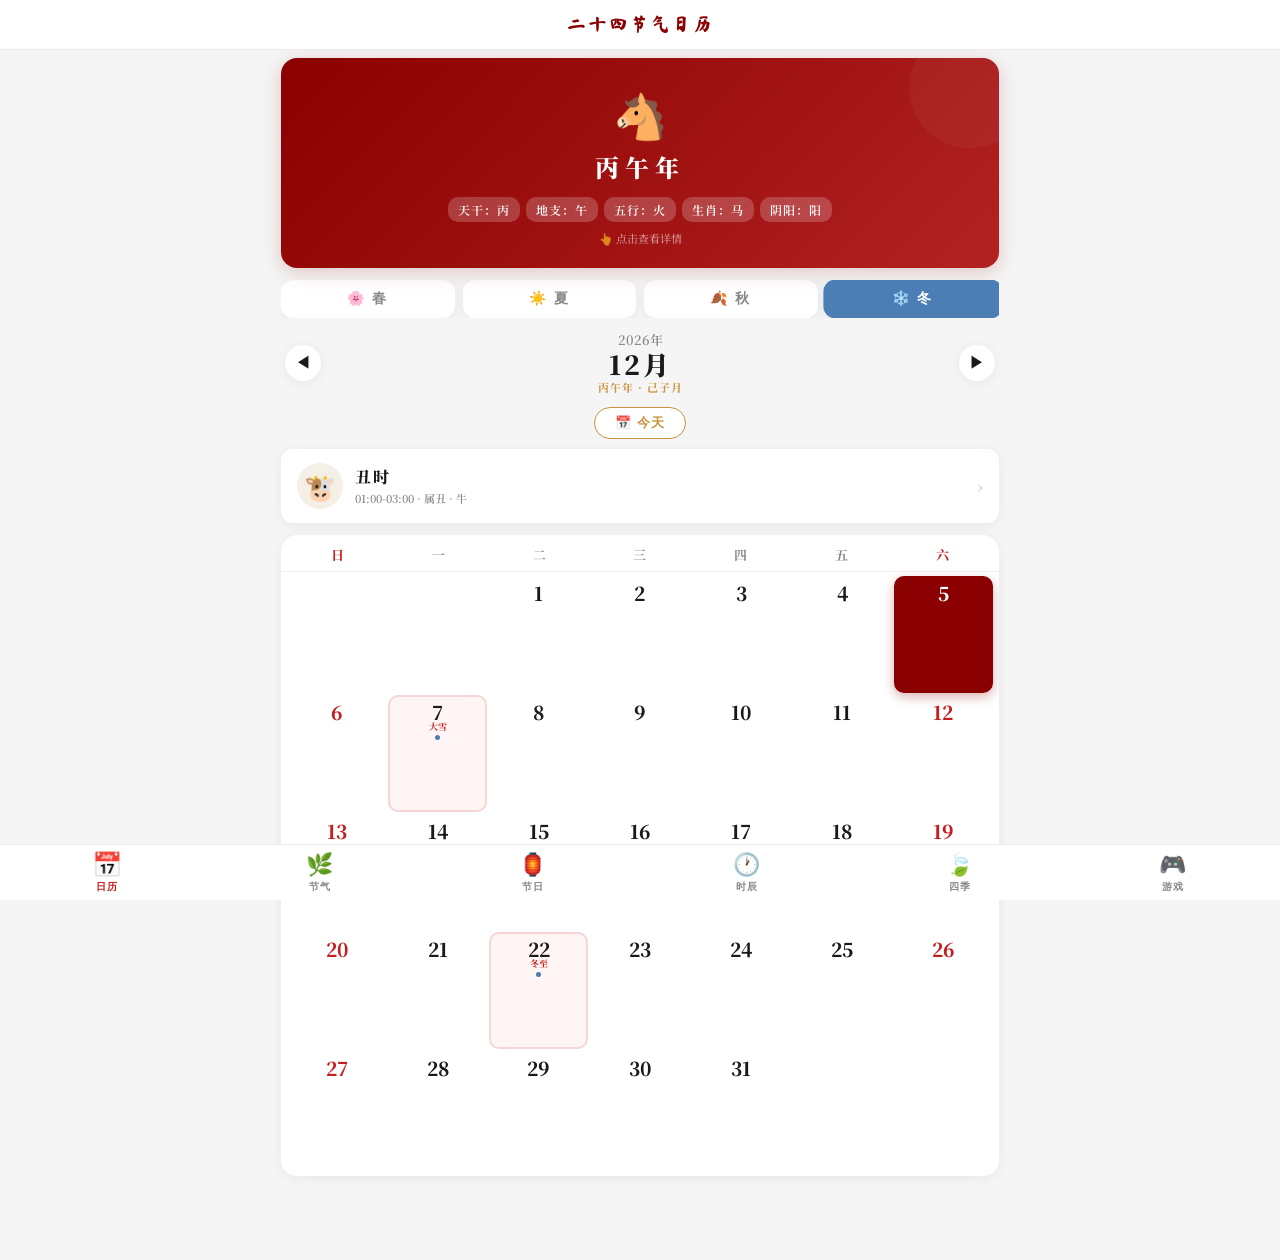
<file: solar-terms-calendar/index.html>
<!DOCTYPE html>
<html lang="zh-CN">
<head>
  <meta charset="UTF-8">
  <meta name="viewport" content="width=device-width, initial-scale=1.0, maximum-scale=1.0, user-scalable=no, viewport-fit=cover">
  <meta name="apple-mobile-web-app-capable" content="yes">
  <meta name="apple-mobile-web-app-status-bar-style" content="black-translucent">
  <meta name="theme-color" content="#FFFFFF">
  <title>二十四节气日历</title>
  <link rel="stylesheet" href="css/style.css">
</head>
<body>

  <!-- ====== 顶部导航栏 (小程序风格) ====== -->
  <div class="nav-bar">
    <button class="nav-bar-back" id="navBack">← 返回</button>
    <span class="nav-bar-title" id="navTitle">二十四节气日历</span>
  </div>

  <!-- ====== 主内容区 ====== -->
  <div class="app-body">

    <!-- ====== 年份天干地支卡片 ====== -->
    <div class="year-card" id="yearCard">
      <span class="yc-emoji" id="yearEmoji">🐴</span>
      <div class="yc-name" id="yearName">丙午年</div>
      <div class="yc-tags" id="yearTags"></div>
      <div class="yc-hint">👆 点击查看详情</div>
    </div>

    <!-- ====== 四季切换 ====== -->
    <div class="season-tabs" id="seasonTabs">
      <button class="season-tab spring" data-season="春">🌸 春</button>
      <button class="season-tab summer" data-season="夏">☀️ 夏</button>
      <button class="season-tab autumn" data-season="秋">🍂 秋</button>
      <button class="season-tab winter" data-season="冬">❄️ 冬</button>
    </div>

    <!-- ====== 日历 Tab 页 ====== -->
    <div class="page active" id="tabCalendar">
      <div class="month-header">
        <button class="month-arrow" id="btnPrev">◀</button>
        <div class="month-title">
          <div class="mt-year" id="mYear">2026年</div>
          <div class="mt-month" id="mMonth">8月</div>
          <div class="mt-ganzhi" id="mGanzhi">丙申月</div>
        </div>
        <button class="month-arrow" id="btnNext">▶</button>
      </div>

      <button class="today-mini-btn" id="btnToday">📅 今天</button>

      <div class="shichen-row" id="shichenRow">
        <div class="sr-icon" id="srIcon">🐴</div>
        <div style="flex:1;min-width:0;">
          <div class="sr-name" id="srName">午时</div>
          <div class="sr-detail" id="srDetail">11:00-13:00 · 属午 · 马</div>
        </div>
        <span class="sr-arrow">›</span>
      </div>

      <div class="calendar-card">
        <div class="weekday-bar">
          <div class="weekday-item weekend">日</div>
          <div class="weekday-item">一</div>
          <div class="weekday-item">二</div>
          <div class="weekday-item">三</div>
          <div class="weekday-item">四</div>
          <div class="weekday-item">五</div>
          <div class="weekday-item weekend">六</div>
        </div>
        <div class="date-grid" id="dateGrid"></div>
      </div>
    </div>

    <!-- ====== 节气 Tab 页 ====== -->
    <div class="page" id="tabTerms">
      <div class="page-head">
        <span class="ph-emoji">🌿</span>
        <div class="ph-title">二十四节气</div>
        <div class="ph-sub">点击卡片查看详细解说</div>
      </div>
      <div class="term-list" id="termList"></div>
    </div>

    <!-- ====== 节日 Tab 页 ====== -->
    <div class="page" id="tabFestivals">
      <div class="page-head">
        <span class="ph-emoji">🏮</span>
        <div class="ph-title">传统节日</div>
        <div class="ph-sub">点击查看背景与习俗</div>
      </div>
      <div class="fest-list" id="festList"></div>
    </div>

    <!-- ====== 时辰 Tab 页 ====== -->
    <div class="page" id="tabShichen">
      <div class="page-head">
        <span class="ph-emoji">🕐</span>
        <div class="ph-title">十二时辰</div>
        <div class="ph-sub">古代计时智慧</div>
      </div>
      <div class="sc-list" id="scList"></div>
    </div>

    <!-- ====== 四季 Tab 页 ====== -->
    <div class="page" id="tabSeasons">
      <div class="page-head">
        <span class="ph-emoji">🌸</span>
        <div class="ph-title">四季调养</div>
        <div class="ph-sub">顺应天时 · 养生有道</div>
      </div>
      <div id="seasonList"></div>
    </div>

    <!-- ====== 游戏 Tab 页 ====== -->
    <div class="page" id="tabGame">
      <div class="page-head">
        <span class="ph-emoji">🎮</span>
        <div class="ph-title">互动游戏</div>
        <div class="ph-sub">学传统文化 · 赢趣味积分</div>
      </div>

      <!-- 积分面板 -->
      <div class="score-panel">
        <div class="sp-left">
          <span class="sp-star">⭐</span>
          <span class="sp-val" id="totalScore">0</span>
          <span class="sp-label">总积分</span>
        </div>
        <div class="sp-right">
          <div class="sp-stat" id="streakFire" style="display:none;">🔥 <span id="streakCount">0</span>连击</div>
          <div class="sp-stat" id="bestScore">🏆 最高: <span>0</span></div>
        </div>
      </div>

      <!-- 游戏入口卡片 -->
      <div class="game-cards">

        <div class="game-card" id="gameGanzhiWheel">
          <div class="gc-emoji">☯️</div>
          <div class="gc-name">天干地支轮盘</div>
          <div class="gc-desc">探索六十甲子 · 触摸转动轮盘</div>
          <div class="gc-tags"><span class="gc-tag">60甲子</span><span class="gc-tag">五行</span><span class="gc-tag">生肖</span></div>
        </div>

        <div class="game-card" id="gameQuiz">
          <div class="gc-emoji">🧠</div>
          <div class="gc-name">知识挑战</div>
          <div class="gc-desc">节气 · 时辰 · 天干地支问答</div>
          <div class="gc-tags"><span class="gc-tag">节气</span><span class="gc-tag">时辰</span><span class="gc-tag">干支</span></div>
        </div>

        <div class="game-card" id="gameMatchTerm">
          <div class="gc-emoji">🔗</div>
          <div class="gc-name">节气配对</div>
          <div class="gc-desc">将节气与所属季节进行配对</div>
          <div class="gc-tags"><span class="gc-tag">季节</span><span class="gc-tag">配对</span></div>
        </div>

        <div class="game-card" id="gameSort">
          <div class="gc-emoji">📊</div>
          <div class="gc-name">时间排序</div>
          <div class="gc-desc">按正确顺序排列时间与时辰</div>
          <div class="gc-tags"><span class="gc-tag">排序</span><span class="gc-tag">时辰</span></div>
        </div>

      </div>
    </div>

  </div>

  <!-- ====== 底部Tab栏 (小程序风格) ====== -->
  <div class="tab-bar">
    <button class="tab-item active" data-tab="tabCalendar">
      <span class="tab-icon">📅</span>
      <span>日历</span>
    </button>
    <button class="tab-item" data-tab="tabTerms">
      <span class="tab-icon">🌿</span>
      <span>节气</span>
    </button>
    <button class="tab-item" data-tab="tabFestivals">
      <span class="tab-icon">🏮</span>
      <span>节日</span>
    </button>
    <button class="tab-item" data-tab="tabShichen">
      <span class="tab-icon">🕐</span>
      <span>时辰</span>
    </button>
    <button class="tab-item" data-tab="tabSeasons">
      <span class="tab-icon">🍃</span>
      <span>四季</span>
    </button>
    <button class="tab-item" data-tab="tabGame">
      <span class="tab-icon">🎮</span>
      <span>游戏</span>
    </button>
  </div>

  <script src="js/data.js"></script>
  <script src="js/app.js"></script>
</body>
</html>
</file>
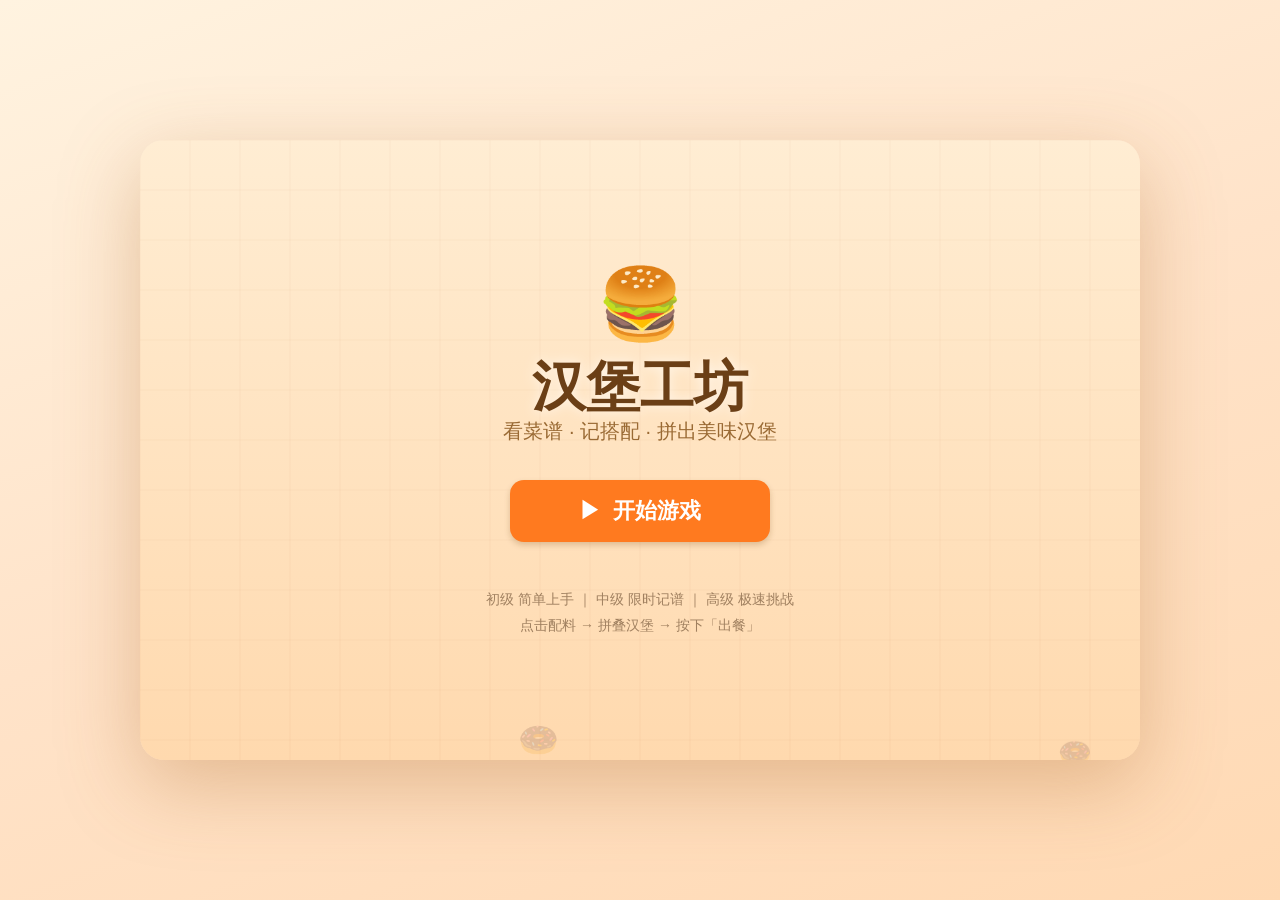
<file: burger-workshop.html>
<!DOCTYPE html>
<html lang="zh-CN">
<head>
<meta charset="UTF-8">
<meta name="viewport" content="width=device-width, initial-scale=1.0">
<title>🍔 汉堡工坊</title>
<style>
  * { margin: 0; padding: 0; box-sizing: border-box; }
  html, body {
    height: 100%;
    background: linear-gradient(160deg, #fff3e0 0%, #ffe3c9 50%, #ffd9b3 100%);
    font-family: "PingFang SC", "Microsoft YaHei", "Segoe UI", sans-serif;
    overflow: hidden;
  }
  body {
    display: flex; align-items: center; justify-content: center;
  }
  .stage {
    position: relative;
    width: min(1000px, 100vw, calc(100vh * 1000 / 620));
    aspect-ratio: 1000 / 620;
    box-shadow: 0 24px 80px rgba(176, 110, 46, 0.35);
    border-radius: 24px;
    overflow: hidden;
  }
  canvas { display: block; width: 100%; height: 100%; cursor: pointer; }
</style>
</head>
<body>
<div class="stage">
  <canvas id="game"></canvas>
</div>
<script>
const canvas = document.getElementById('game');
const ctx = canvas.getContext('2d');

const W = 1000, H = 620;

function resize() {
  const dpr = Math.min(window.devicePixelRatio || 1, 2);
  canvas.width = W * dpr;
  canvas.height = H * dpr;
  ctx.setTransform(dpr, 0, 0, dpr, 0, 0);
}
window.addEventListener('resize', resize);
resize();

/* ---------------- 素材 ---------------- */
const INGREDIENTS = {
  topBun:   { name: '上层面包', emoji: '🍞', color: '#e9b25f' },
  patty:    { name: '牛肉饼',   emoji: '🥩', color: '#8b5a2b' },
  cheese:   { name: '芝士',     emoji: '🧀', color: '#f7c948' },
  lettuce:  { name: '生菜',     emoji: '🥬', color: '#7ec850' },
  tomato:   { name: '番茄',     emoji: '🍅', color: '#ef5b52' },
  bacon:    { name: '培根',     emoji: '🥓', color: '#c96a52' },
  onion:    { name: '洋葱圈',   emoji: '🧅', color: '#e8c9a8' },
  pickle:   { name: '酸黄瓜',   emoji: '🥒', color: '#7fb069' },
  egg:      { name: '鸡蛋',     emoji: '🍳', color: '#f6e27a' },
  bottomBun:{ name: '下层面包', emoji: '🍞', color: '#e0a452' },
};
const MID_KEYS = ['patty','cheese','lettuce','tomato','bacon','onion','pickle','egg'];

const DIFFICULTIES = {
  easy:   { key: 'easy',   name: '初级', emoji: '🌱', desc: '菜谱可见 · 基础搭配', min: 3, max: 4, time: 40, peek: Infinity },
  medium: { key: 'medium', name: '中级', emoji: '🍀', desc: '菜谱计时 · 更多配料', min: 5, max: 6, time: 32, peek: 6 },
  hard:   { key: 'hard',   name: '高级', emoji: '🔥', desc: '超快手速 · 记忆挑战', min: 7, max: 9, time: 26, peek: 4 },
};
const CUSTOMERS = ['👩','🧑','👨','👵','👴','🧒','👩🦰','👨🦱','👧','👦','👱‍♀️','🧔'];

const FLOATERS = ['🍔','🍟','🥤','🍦','🧁','🍩'];

/* ---------------- 音频 ---------------- */
let audioCtx = null;
function beep(freq, dur, type = 'sine', vol = 0.15, when = 0) {
  try {
    audioCtx = audioCtx || new (window.AudioContext || window.webkitAudioContext)();
    const o = audioCtx.createOscillator();
    const g = audioCtx.createGain();
    o.type = type; o.frequency.value = freq;
    g.gain.setValueAtTime(vol, audioCtx.currentTime + when);
    g.gain.exponentialRampToValueAtTime(0.0001, audioCtx.currentTime + when + dur);
    o.connect(g); g.connect(audioCtx.destination);
    o.start(audioCtx.currentTime + when);
    o.stop(audioCtx.currentTime + when + dur);
  } catch (e) {}
}
const sfx = {
  click: () => beep(660, 0.06, 'triangle', 0.12),
  add:   () => { beep(520, 0.08, 'triangle', 0.14); beep(780, 0.08, 'triangle', 0.12, 0.05); },
  remove:() => beep(320, 0.08, 'triangle', 0.12),
  serve: () => { beep(523,0.1,'sine',0.16); beep(659,0.1,'sine',0.16,0.08); beep(784,0.14,'sine',0.16,0.16); },
  wrong: () => { beep(220, 0.18, 'sawtooth', 0.12); beep(180, 0.22, 'sawtooth', 0.12, 0.1); },
  over:  () => { [392,330,262,196].forEach((f,i)=>beep(f,0.22,'sine',0.14,i*0.16)); },
  win:   () => { [523,659,784,1047].forEach((f,i)=>beep(f,0.16,'sine',0.14,i*0.1)); },
};

/* ---------------- 游戏状态 ---------------- */
let screen = 'menu'; // menu | select | play | over
let diff = null;
let recipe = [];       // 目标
let built = [];        // 已放配料
let score = 0;
let combo = 0;         // 连续成功
let bestCombo = 0;
let hearts = 3;
let customerIdx = 0;
let wave = 1;
let served = 0;
let timeLeft = 0;
let cardFlipped = false;
let flipTimer = 0;
let highScores = { easy: 0, medium: 0, hard: 0 };
try { highScores = JSON.parse(localStorage.getItem('burgerWorkshopHS')) || highScores; } catch (e) {}

let particles = [];
let floaters = [];
let shake = 0;
let msg = null; // 浮动提示

const btns = {}; // 当前按钮热区
const hoverKey = { current: null };
let mousePos = { x: -100, y: -100 };

/* ---------------- 工具 ---------------- */
function rnd(a, b) { return a + Math.random() * (b - a); }
function ri(a, b) { return Math.floor(rnd(a, b + 1)); }
function roundRect(x, y, w, h, r) {
  ctx.beginPath();
  ctx.moveTo(x + r, y);
  ctx.arcTo(x + w, y, x + w, y + h, r);
  ctx.arcTo(x + w, y + h, x, y + h, r);
  ctx.arcTo(x, y + h, x, y, r);
  ctx.arcTo(x, y, x + w, y, r);
  ctx.closePath();
}

function makeRecipe() {
  const d = DIFFICULTIES[diff];
  const n = ri(d.min, d.max);
  const mid = [];
  for (let i = 0; i < n - 2; i++) mid.push(MID_KEYS[ri(0, MID_KEYS.length - 1)]);
  return ['topBun', ...mid, 'bottomBun'];
}

function newCustomer() {
  recipe = makeRecipe();
  built = [];
  cardFlipped = false;
  flipTimer = DIFFICULTIES[diff].peek;
  timeLeft = DIFFICULTIES[diff].time;
  customerIdx = ri(0, CUSTOMERS.length - 1);
}

function startGame(k) {
  diff = k;
  score = 0; combo = 0; bestCombo = 0; hearts = 3; wave = 1; served = 0;
  particles = []; msg = null;
  newCustomer();
  screen = 'play';
  sfx.click();
}

function addIngredient(key) {
  built.push(key);
  sfx.add();
  spawnParticle(W/2 + 120, 330, '✨', 6);
}

function serve() {
  const same = built.length === recipe.length && built.every((k, i) => k === recipe[i]);
  if (same) {
    combo++;
    bestCombo = Math.max(bestCombo, combo);
    const mult = Math.min(combo, 8);
    const timeBonus = Math.floor(timeLeft) * 2;
    const gained = 100 + mult * 20 + timeBonus;
    score += gained;
    served++;
    sfx.serve();
    spawnText('+' + gained, '#ff8a3d', 320);
    burst(W/2, 330, ['🎉','⭐','🍔','💛'], 18);
    if (served % 5 === 0) { wave++; sfx.win(); spawnText('第 ' + wave + ' 波！', '#e25b2e', 180); }
    newCustomer();
  } else {
    combo = 0;
    hearts--;
    shake = 14;
    sfx.wrong();
    spawnText(built.length > recipe.length ? '配料多了！' : '配料不对！', '#d64545', 200);
    if (hearts <= 0) { gameOver(); }
    else { newCustomer(); }
  }
}

function gameOver() {
  screen = 'over';
  sfx.over();
  if (score > highScores[diff]) {
    highScores[diff] = score;
    try { localStorage.setItem('burgerWorkshopHS', JSON.stringify(highScores)); } catch (e) {}
  }
}

function spawnText(t, color, y) {
  msg = { t, color, y, life: 1 };
}
function spawnParticle(x, y, emoji, n) {
  for (let i = 0; i < n; i++) {
    particles.push({ x, y, vx: rnd(-2, 2), vy: rnd(-3, -0.5), life: rnd(0.5, 1.1), emoji, g: 0.08, size: rnd(14, 26) });
  }
}
function burst(x, y, list, n) {
  for (let i = 0; i < n; i++) {
    const a = Math.random() * Math.PI * 2;
    const sp = rnd(2, 7);
    particles.push({ x, y, vx: Math.cos(a) * sp, vy: Math.sin(a) * sp - 1, life: rnd(0.6, 1.2), emoji: list[ri(0, list.length - 1)], g: 0.12, size: rnd(16, 28) });
  }
}

/* ---------------- 布局热区 ---------------- */
function trayRects() {
  const rects = {};
  const keys = Object.keys(INGREDIENTS);
  const startY = 512;
  const totalW = 900;
  const x0 = (W - totalW) / 2;
  const gap = 8;
  const cw = (totalW - gap * (keys.length - 1)) / keys.length;
  const ch = 62;
  keys.forEach((k, i) => {
    rects[k] = { x: x0 + i * (cw + gap), y: startY, w: cw, h: ch };
  });
  return rects;
}

function gameButtons() {
  return {
    back: { x: 18, y: 16, w: 92, h: 40 },
    serve: { x: 826, y: 286, w: 150, h: 52 },
    undo:  { x: 826, y: 348, w: 150, h: 46 },
  };
}

function hitTest(rects, x, y) {
  for (const k in rects) {
    const r = rects[k];
    if (x >= r.x && x <= r.x + r.w && y >= r.y && y <= r.y + r.h) return k;
  }
  return null;
}

/* ---------------- 绘制 ---------------- */
function drawBackground() {
  const g = ctx.createLinearGradient(0, 0, 0, H);
  g.addColorStop(0, '#ffedd3');
  g.addColorStop(1, '#ffd9ae');
  ctx.fillStyle = g;
  ctx.fillRect(0, 0, W, H);
  // 格子桌布
  ctx.save();
  ctx.globalAlpha = 0.05;
  ctx.strokeStyle = '#a0602a';
  ctx.lineWidth = 1;
  for (let x = 0; x < W; x += 50) { ctx.beginPath(); ctx.moveTo(x, 0); ctx.lineTo(x, H); ctx.stroke(); }
  for (let y = 0; y < H; y += 50) { ctx.beginPath(); ctx.moveTo(0, y); ctx.lineTo(W, y); ctx.stroke(); }
  ctx.restore();
}

function drawFloaters(dt) {
  if (Math.random() < 0.02) {
    floaters.push({ x: rnd(0, W), y: H + 30, vy: rnd(40, 90), emoji: FLOATERS[ri(0, FLOATERS.length - 1)], size: rnd(18, 34) });
  }
  for (let i = floaters.length - 1; i >= 0; i--) {
    const f = floaters[i];
    f.y -= f.vy * dt;
    ctx.save();
    ctx.globalAlpha = 0.22;
    ctx.font = f.size + 'px serif';
    ctx.textAlign = 'center';
    ctx.fillText(f.emoji, f.x, f.y);
    ctx.restore();
    if (f.y < -40) floaters.splice(i, 1);
  }
}

function button(key, x, y, w, h, label, fg, bg, fontSize = 18) {
  const r = 14;
  const hovered = hoverKey.current === key;
  ctx.save();
  ctx.shadowColor = 'rgba(120,70,20,0.25)';
  ctx.shadowBlur = hovered ? 14 : 6;
  ctx.shadowOffsetY = hovered ? 2 : 3;
  roundRect(x, y, w, h, r);
  ctx.fillStyle = hovered ? shade(bg, -12) : bg;
  ctx.fill();
  ctx.shadowBlur = 0; ctx.shadowOffsetY = 0;
  if (hovered) {
    roundRect(x, y, w, h, r);
    ctx.strokeStyle = 'rgba(255,255,255,0.35)';
    ctx.lineWidth = 2;
    ctx.stroke();
  }
  ctx.fillStyle = fg;
  ctx.font = `bold ${fontSize}px "PingFang SC", sans-serif`;
  ctx.textAlign = 'center';
  ctx.textBaseline = 'middle';
  ctx.fillText(label, x + w / 2, y + h / 2 + 1);
  ctx.restore();
  return { x, y, w, h };
}

function shade(hex, amt) {
  const n = parseInt(hex.slice(1), 16);
  let r = (n >> 16) + amt, g = ((n >> 8) & 0xff) + amt, b = (n & 0xff) + amt;
  r = Math.max(0, Math.min(255, r)); g = Math.max(0, Math.min(255, g)); b = Math.max(0, Math.min(255, b));
  return `rgb(${r},${g},${b})`;
}

function drawHearts() {
  const icons = ['❤️','❤️','❤️'];
  ctx.font = '24px serif';
  ctx.textAlign = 'left';
  icons.forEach((_, i) => {
    const on = i < hearts;
    ctx.globalAlpha = on ? 1 : 0.2;
    ctx.fillText(on ? '❤️' : '🤍', 20 + i * 32, 46);
  });
  ctx.globalAlpha = 1;
}

function drawHUD() {
  ctx.textBaseline = 'middle';
  ctx.fillStyle = '#7a4a1e';
  ctx.font = 'bold 22px "PingFang SC", sans-serif';
  ctx.textAlign = 'left';
  ctx.fillText('🍔 汉堡工坊', 130, 36);

  // 分数
  ctx.textAlign = 'right';
  ctx.fillStyle = '#e25b2e';
  ctx.font = 'bold 24px "PingFang SC", sans-serif';
  ctx.fillText('⭐ ' + score, W - 20, 36);

  // 波数
  ctx.font = '14px "PingFang SC", sans-serif';
  ctx.fillStyle = '#a06a34';
  ctx.fillText('第 ' + wave + ' 波 · 已接单 ' + served + ' 单', W - 20, 60);

  // 连击
  if (combo >= 2) {
    ctx.font = 'bold 18px "PingFang SC", sans-serif';
    ctx.fillStyle = '#ff7a1f';
    ctx.fillText('🔥 连击 x' + Math.min(combo, 8), W - 20, 84);
  }
  drawHearts();
}

function drawOrderCard() {
  const cx = W / 2 - 160;
  const cardW = 320, cardH = 120;
  const x = cx, y = 88;
  ctx.save();
  ctx.shadowColor = 'rgba(120,70,20,0.20)';
  ctx.shadowBlur = 16;
  ctx.shadowOffsetY = 4;
  roundRect(x, y, cardW, cardH, 18);
  ctx.fillStyle = '#fffdf8';
  ctx.fill();
  ctx.shadowBlur = 0; ctx.shadowOffsetY = 0;

  // 顾客
  ctx.font = '44px serif';
  ctx.textAlign = 'left';
  ctx.textBaseline = 'middle';
  ctx.fillText(CUSTOMERS[customerIdx], x + 20, y + 60);
  ctx.fillStyle = '#7a4a1e';
  ctx.font = 'bold 15px "PingFang SC", sans-serif';
  ctx.fillText('顾客点单', x + 76, y + 26);

  // 菜谱
  const cardFlipProgress = !isFinite(DIFFICULTIES[diff].peek) ? 0 : Math.max(0, flipTimer / DIFFICULTIES[diff].peek);
  const chipSize = 30, gap = 5;
  const total = recipe.length;
  const avail = (cardW - 76 - 30);
  const cs = Math.min(chipSize, (avail - gap * (total - 1)) / total);
  const startX = x + 76;
  for (let i = 0; i < total; i++) {
    const px = startX + i * (cs + gap);
    const py = y + (cardH - cs) / 2 + 6;
    if (!cardFlipped) {
      const ing = INGREDIENTS[recipe[i]];
      ctx.save();
      roundRect(px, py, cs, cs, 8);
      ctx.fillStyle = ing.color;
      ctx.fill();
      ctx.font = (cs - 6) + 'px serif';
      ctx.textAlign = 'center';
      ctx.textBaseline = 'middle';
      ctx.fillText(ing.emoji, px + cs / 2, py + cs / 2 + 1);
      ctx.restore();
    } else {
      ctx.save();
      ctx.globalAlpha = 0.9;
      roundRect(px, py, cs, cs, 8);
      ctx.fillStyle = '#e8dfd2';
      ctx.fill();
      ctx.fillStyle = '#a08a6a';
      ctx.font = 'bold ' + (cs - 6) + 'px "PingFang SC", sans-serif';
      ctx.textAlign = 'center';
      ctx.textBaseline = 'middle';
      ctx.fillText('?', px + cs / 2, py + cs / 2 + 1);
      ctx.restore();
    }
  }
  ctx.restore();

  // 提示
  if (cardFlipped) {
    ctx.fillStyle = 'rgba(160,106,52,0.7)';
    ctx.font = '13px "PingFang SC", sans-serif';
    ctx.textAlign = 'center';
    ctx.fillText('菜谱已收起，凭记忆出餐！', x + cardW / 2, y + cardH + 18);
  } else if (isFinite(DIFFICULTIES[diff].peek)) {
    ctx.fillStyle = 'rgba(160,106,52,0.6)';
    ctx.font = '13px "PingFang SC", sans-serif';
    ctx.textAlign = 'center';
    ctx.fillText('菜谱将在 ' + Math.ceil(flipTimer) + ' 秒后收起', x + cardW / 2, y + cardH + 18);
  }
}

function drawBurgerPlate() {
  const px = 560, py = 210, pw = 220, ph = 250;
  ctx.save();
  ctx.shadowColor = 'rgba(120,70,20,0.18)';
  ctx.shadowBlur = 18;
  ctx.shadowOffsetY = 5;
  roundRect(px, py, pw, ph, 22);
  ctx.fillStyle = '#ffffff';
  ctx.fill();
  ctx.restore();

  ctx.strokeStyle = 'rgba(180,140,90,0.35)';
  ctx.lineWidth = 2;
  roundRect(px, py, pw, ph, 22);
  ctx.stroke();

  ctx.fillStyle = '#8a6232';
  ctx.font = 'bold 16px "PingFang SC", sans-serif';
  ctx.textAlign = 'center';
  ctx.textBaseline = 'middle';
  ctx.fillText('你的汉堡', px + pw / 2, py + 24);

  // 碟子
  ctx.fillStyle = '#f2ead9';
  ctx.beginPath();
  ctx.ellipse(px + pw / 2, py + ph - 26, 70, 16, 0, 0, Math.PI * 2);
  ctx.fill();

  if (built.length === 0) {
    ctx.globalAlpha = 0.45;
    ctx.font = '22px serif';
    ctx.fillText('🍽️', px + pw / 2, py + ph - 60);
    ctx.font = '14px "PingFang SC", sans-serif';
    ctx.fillText('从下方选择配料开始制作', px + pw / 2, py + ph - 32);
    ctx.globalAlpha = 1;
    return;
  }

  // 从下往上堆
  const chipH = 30, chipGap = 4;
  const total = built.length;
  const startY = py + ph - 52 - total * (chipH + chipGap) - 8;
  for (let i = 0; i < total; i++) {
    const ing = INGREDIENTS[built[i]];
    const cy = startY + (total - 1 - i) * (chipH + chipGap);
    ctx.save();
    roundRect(px + 30, cy, pw - 60, chipH, 9);
    ctx.fillStyle = ing.color;
    ctx.fill();
    ctx.font = (chipH - 8) + 'px serif';
    ctx.textAlign = 'left';
    ctx.textBaseline = 'middle';
    ctx.fillText(ing.emoji, px + 40, cy + chipH / 2 + 1);
    ctx.font = '13px "PingFang SC", sans-serif';
    ctx.fillStyle = '#5a3a15';
    ctx.textAlign = 'right';
    ctx.fillText(ing.name, px + pw - 40, cy + chipH / 2 + 1);
    ctx.restore();
  }
}

function drawTimerBar() {
  const total = DIFFICULTIES[diff].time;
  const frac = Math.max(0, timeLeft / total);
  const x = 40, y = 246, w = 440, h = 16;
  ctx.save();
  roundRect(x, y, w, h, 8);
  ctx.fillStyle = 'rgba(255,255,255,0.75)';
  ctx.fill();
  const g = ctx.createLinearGradient(x, 0, x + w, 0);
  g.addColorStop(0, frac > 0.5 ? '#7ec850' : frac > 0.25 ? '#f7c948' : '#ef5b52');
  g.addColorStop(1, frac > 0.5 ? '#5aa838' : frac > 0.25 ? '#e0a43a' : '#d64545');
  if (frac > 0) {
    roundRect(x + 3, y + 3, (w - 6) * frac, h - 6, 6);
    ctx.fillStyle = g;
    ctx.fill();
  }
  ctx.restore();
  ctx.fillStyle = '#7a4a1e';
  ctx.font = 'bold 14px "PingFang SC", sans-serif';
  ctx.textAlign = 'left';
  ctx.textBaseline = 'middle';
  ctx.fillText('⏱ ' + Math.max(0, Math.ceil(timeLeft)) + 's', x, y + h + 18);
}

function drawTray() {
  const rects = trayRects();
  const keys = Object.keys(INGREDIENTS);
  keys.forEach((k) => {
    const r = rects[k];
    const ing = INGREDIENTS[k];
    const hovered = hoverKey.current === k;
    ctx.save();
    ctx.shadowColor = 'rgba(120,70,20,0.18)';
    ctx.shadowBlur = hovered ? 12 : 5;
    ctx.shadowOffsetY = hovered ? 2 : 3;
    roundRect(r.x, r.y, r.w, r.h, 14);
    ctx.fillStyle = hovered ? '#fff7ea' : '#fffdf8';
    ctx.fill();
    ctx.shadowBlur = 0; ctx.shadowOffsetY = 0;
    ctx.font = '26px serif';
    ctx.textAlign = 'left';
    ctx.textBaseline = 'middle';
    ctx.fillText(ing.emoji, r.x + 10, r.y + r.h / 2);
    ctx.fillStyle = '#5a3a15';
    ctx.font = '13px "PingFang SC", sans-serif';
    ctx.textAlign = 'left';
    ctx.fillText(ing.name, r.x + 46, r.y + r.h / 2 + 1);
    ctx.restore();
  });
}

function drawParticles(dt) {
  for (let i = particles.length - 1; i >= 0; i--) {
    const p = particles[i];
    p.life -= dt;
    p.vy += p.g;
    p.x += p.vx; p.y += p.vy;
    if (p.life <= 0) { particles.splice(i, 1); continue; }
    ctx.save();
    ctx.globalAlpha = Math.min(1, p.life * 2);
    ctx.font = p.size + 'px serif';
    ctx.textAlign = 'center';
    ctx.textBaseline = 'middle';
    ctx.fillText(p.emoji, p.x, p.y);
    ctx.restore();
  }
}

function drawMsg(dt) {
  if (!msg) return;
  msg.life -= dt * 0.7;
  if (msg.life <= 0) { msg = null; return; }
  ctx.save();
  ctx.globalAlpha = Math.min(1, msg.life);
  ctx.fillStyle = msg.color;
  ctx.font = 'bold 34px "PingFang SC", sans-serif';
  ctx.textAlign = 'center';
  ctx.textBaseline = 'middle';
  ctx.shadowColor = 'rgba(255,255,255,0.8)';
  ctx.shadowBlur = 8;
  ctx.fillText(msg.t, W / 2, msg.y + (1 - msg.life) * 30);
  ctx.restore();
}

/* ---------- 菜单 / 选关 / 结算 ---------- */
function drawMenu() {
  drawBackground(); drawFloaters(0.016);
  ctx.save();
  ctx.textAlign = 'center';
  ctx.textBaseline = 'middle';
  ctx.font = '70px serif';
  ctx.fillText('🍔', W / 2, 170);
  ctx.font = 'bold 54px "PingFang SC", sans-serif';
  ctx.fillStyle = '#6b3f16';
  ctx.shadowColor = 'rgba(255,255,255,0.7)';
  ctx.shadowBlur = 12;
  ctx.fillText('汉堡工坊', W / 2, 250);
  ctx.shadowBlur = 0;
  ctx.font = '20px "PingFang SC", sans-serif';
  ctx.fillStyle = '#9a6a34';
  ctx.fillText('看菜谱 · 记搭配 · 拼出美味汉堡', W / 2, 292);

  button('start', W / 2 - 130, 340, 260, 62, '▶  开始游戏', '#fff', '#ff7a1f', 22);

  ctx.font = '14px "PingFang SC", sans-serif';
  ctx.fillStyle = '#a08060';
  ctx.fillText('初级 简单上手 ｜ 中级 限时记谱 ｜ 高级 极速挑战', W / 2, 460);
  ctx.fillText('点击配料 → 拼叠汉堡 → 按下「出餐」', W / 2, 486);
  ctx.restore();
}

function drawSelect() {
  drawBackground(); drawFloaters(0.016);
  ctx.textAlign = 'center';
  ctx.textBaseline = 'middle';
  ctx.font = 'bold 40px "PingFang SC", sans-serif';
  ctx.fillStyle = '#6b3f16';
  ctx.fillText('选择难度', W / 2, 120);

  const cards = [
    { k: 'easy',   x: 60,  w: 280 },
    { k: 'medium', x: 360, w: 280 },
    { k: 'hard',   x: 660, w: 280 },
  ];
  cards.forEach((c) => {
    const d = DIFFICULTIES[c.k];
    const y = 180, h = 300;
    const hovered = hoverKey.current === 'card_' + c.k;
    ctx.save();
    ctx.shadowColor = 'rgba(120,70,20,0.22)';
    ctx.shadowBlur = hovered ? 18 : 10;
    ctx.shadowOffsetY = hovered ? 6 : 4;
    roundRect(c.x, y, c.w, h, 22);
    ctx.fillStyle = '#fffdf8';
    ctx.fill();
    ctx.shadowBlur = 0; ctx.shadowOffsetY = 0;

    ctx.font = '52px serif';
    ctx.textAlign = 'center';
    ctx.fillText(d.emoji, c.x + c.w / 2, y + 62);

    ctx.font = 'bold 30px "PingFang SC", sans-serif';
    ctx.fillStyle = '#6b3f16';
    ctx.fillText(d.name, c.x + c.w / 2, y + 118);

    ctx.font = '15px "PingFang SC", sans-serif';
    ctx.fillStyle = '#9a6a34';
    ctx.fillText(d.desc, c.x + c.w / 2, y + 152);

    ctx.font = '13px "PingFang SC", sans-serif';
    ctx.fillStyle = '#b09070';
    ctx.fillText('配料 ' + d.min + '~' + d.max + ' 种', c.x + c.w / 2, y + 186);
    ctx.fillText('时长 ' + d.time + 's' + (isFinite(d.peek) ? ' · 菜谱 ' + d.peek + 's' : ''), c.x + c.w / 2, y + 212);

    ctx.font = 'bold 16px "PingFang SC", sans-serif';
    ctx.fillStyle = '#e25b2e';
    ctx.fillText('⭐ 最高 ' + highScores[c.k], c.x + c.w / 2, y + 244);

    ctx.restore();
  });
  button('backMenu', W / 2 - 100, 516, 200, 48, '←  返回', '#7a4a1e', '#fff3e0');
}

function drawOver() {
  drawBackground();
  ctx.save();
  ctx.textAlign = 'center';
  ctx.textBaseline = 'middle';
  roundRect(150, 90, W - 300, 440, 28);
  ctx.fillStyle = 'rgba(255,253,248,0.95)';
  ctx.fill();
  ctx.shadowColor = 'rgba(120,70,20,0.2)';
  ctx.shadowBlur = 24;
  ctx.shadowOffsetY = 6;
  roundRect(150, 90, W - 300, 440, 28);
  ctx.fillStyle = '#fffdf8';
  ctx.fill();
  ctx.shadowBlur = 0;

  const d = DIFFICULTIES[diff];
  ctx.font = '60px serif';
  ctx.fillText(d.emoji, W / 2, 170);
  ctx.font = 'bold 40px "PingFang SC", sans-serif';
  ctx.fillStyle = '#6b3f16';
  ctx.fillText('打烊啦！', W / 2, 240);

  ctx.font = 'bold 34px "PingFang SC", sans-serif';
  ctx.fillStyle = '#e25b2e';
  ctx.fillText('⭐ 最终得分  ' + score, W / 2, 296);

  const isRecord = score >= highScores[diff] && score > 0;
  if (isRecord) {
    ctx.font = 'bold 18px "PingFang SC", sans-serif';
    ctx.fillStyle = '#ff7a1f';
    ctx.fillText('🏆 新纪录！', W / 2, 332);
  }

  ctx.font = '16px "PingFang SC", sans-serif';
  ctx.fillStyle = '#8a6a44';
  ctx.fillText('最高分 ' + highScores[diff] + ' ｜ 最佳连击 x' + bestCombo + ' ｜ 完成 ' + served + ' 单 ｜ ' + d.name + '难度', W / 2, 368);

  ctx.restore();

  button('again', W / 2 - 240, 470, 200, 52, '↻  再来一次', '#fff', '#ff7a1f', 20);
  button('selDiff', W / 2 + 40, 470, 200, 52, '☰  选择难度', '#7a4a1e', '#ffe3c9', 20);
}

/* ---------------- 主循环 ---------------- */
let last = performance.now();
function loop(now) {
  const dt = Math.min(0.05, (now - last) / 1000);
  last = now;
  ctx.clearRect(0, 0, W, H);
  drawBackground();
  drawFloaters(dt);

  if (screen === 'menu') {
    btns.active = { start: { x: W/2 - 130, y: 340, w: 260, h: 62 } };
    drawMenu();
  } else if (screen === 'select') {
    const cards = ['easy', 'medium', 'hard'];
    const rects = { backMenu: { x: W/2 - 100, y: 516, w: 200, h: 48 } };
    cards.forEach((k, i) => {
      rects['card_' + k] = { x: [60, 360, 660][i], y: 180, w: 280, h: 300 };
    });
    btns.active = rects;
    drawSelect();
  } else if (screen === 'play') {
    if (timeLeft > 0) timeLeft -= dt;
    if (isFinite(DIFFICULTIES[diff].peek) && !cardFlipped) {
      flipTimer -= dt;
      if (flipTimer <= 0) { cardFlipped = true; }
    }
    if (timeLeft <= 0) {
      hearts--;
      combo = 0;
      sfx.wrong();
      spawnText('超时了！', '#d64545', 240);
      if (hearts <= 0) { gameOver(); }
      else newCustomer();
    }
    if (shake > 0) {
      ctx.translate(rnd(-shake, shake), rnd(-shake, shake));
      shake *= 0.88;
      if (shake < 0.5) shake = 0;
    }
    drawHUD();
    drawTimerBar();
    drawOrderCard();
    drawBurgerPlate();
    drawTray();
    const gb = gameButtons();
    btns.active = { ...trayRects(), ...gb };
    button('serve', gb.serve.x, gb.serve.y, gb.serve.w, gb.serve.h, '🍔  出 餐', '#fff', '#e25b2e', 20);
    button('undo', gb.undo.x, gb.undo.y, gb.undo.w, gb.undo.h, '↩  撤销', '#7a4a1e', '#ffe3c9', 16);
    button('back', gb.back.x, gb.back.y, gb.back.w, gb.back.h, '◀  菜单', '#7a4a1e', '#fff3e0', 15);
    drawParticles(dt);
    drawMsg(dt);
  } else if (screen === 'over') {
    btns.active = {
      again: { x: W/2 - 240, y: 470, w: 200, h: 52 },
      selDiff: { x: W/2 + 40, y: 470, w: 200, h: 52 },
    };
    drawOver();
    drawParticles(dt);
  }
  requestAnimationFrame(loop);
}

/* ---------------- 交互 ---------------- */
canvas.addEventListener('mousemove', (e) => {
  const rect = canvas.getBoundingClientRect();
  mousePos = { x: (e.clientX - rect.left) * (W / rect.width), y: (e.clientY - rect.top) * (H / rect.height) };
  hoverKey.current = hitTest(btns.active || {}, mousePos.x, mousePos.y);
});
canvas.addEventListener('mouseleave', () => { hoverKey.current = null; });
canvas.addEventListener('click', (e) => {
  const rect = canvas.getBoundingClientRect();
  const x = (e.clientX - rect.left) * (W / rect.width);
  const y = (e.clientY - rect.top) * (H / rect.height);
  const hit = hitTest(btns.active || {}, x, y);
  if (!hit) return;
  if (screen === 'menu') {
    if (hit === 'start') { screen = 'select'; sfx.click(); }
  } else if (screen === 'select') {
    if (hit === 'backMenu') { screen = 'menu'; sfx.click(); }
    else if (hit.startsWith('card_')) { startGame(hit.slice(5)); }
  } else if (screen === 'play') {
    if (hit === 'back') { screen = 'select'; sfx.click(); }
    else if (hit === 'serve') { if (built.length > 0) serve(); else { sfx.remove(); spawnText('先放点配料吧！', '#d64545', 240); } }
    else if (hit === 'undo') { if (built.length > 0) { built.pop(); sfx.remove(); } }
    else if (INGREDIENTS[hit]) { addIngredient(hit); }
  } else if (screen === 'over') {
    if (hit === 'again') startGame(diff);
    else if (hit === 'selDiff') screen = 'select';
  }
});

document.addEventListener('keydown', (e) => {
  if (e.code === 'Space') {
    if (screen === 'play' && built.length > 0) serve();
  }
});

requestAnimationFrame(loop);
</script>
</body>
</html>
</file>
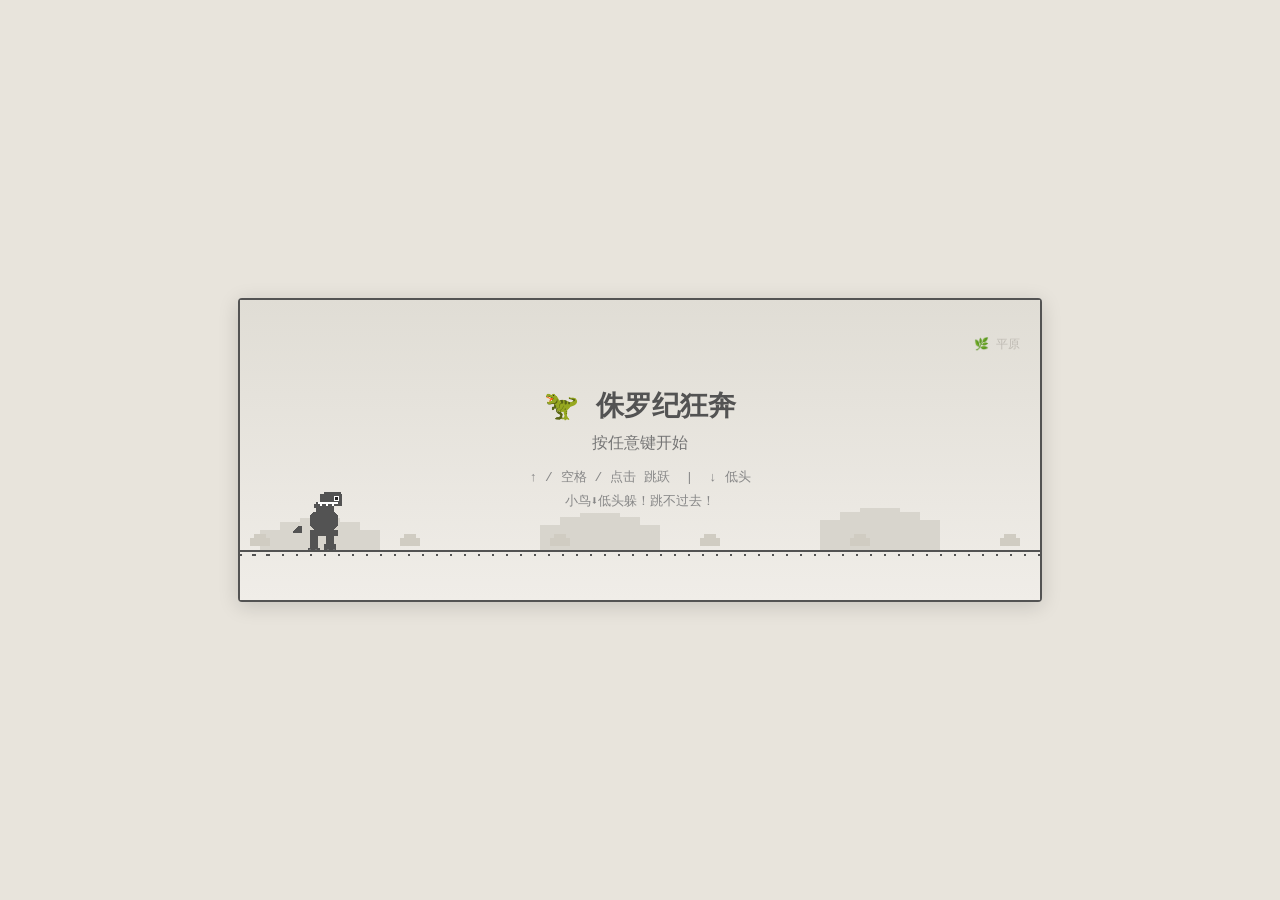
<file: dinosaur-game.html>
<!DOCTYPE html>
<html lang="zh-CN">
<head>
<meta charset="UTF-8">
<meta name="viewport" content="width=device-width, initial-scale=1.0">
<title>🦖 恐龙快跑</title>
<style>
  * { margin: 0; padding: 0; box-sizing: border-box; }
  body {
    display: flex;
    justify-content: center;
    align-items: center;
    min-height: 100vh;
    background: #e8e4dc;
    font-family: 'Courier New', monospace;
  }
  .game-container {
    position: relative;
    border: 2px solid #535353;
    box-shadow: 0 4px 20px rgba(0,0,0,0.15);
    border-radius: 4px;
  }
  canvas { display: block; background: #f5f3ef; }
  #ui-overlay {
    position: absolute; top: 0; left: 0; right: 0; bottom: 0;
    display: flex; flex-direction: column;
    justify-content: center; align-items: center;
    pointer-events: none;
  }
  #ui-overlay > * { pointer-events: auto; user-select: none; }
  .start-screen { text-align: center; }
  .start-screen h1 { font-size: 28px; color: #535353; margin-bottom: 8px; }
  .start-screen .controls {
    font-size: 13px; color: #888; margin-top: 12px; line-height: 1.8;
  }
  .start-screen .blink {
    font-size: 16px; color: #757575;
    animation: blink 1s step-end infinite;
  }
  .game-over { display: none; text-align: center; }
  .game-over h1 { font-size: 32px; color: #535353; margin-bottom: 8px; }
  .game-over .score-final { font-size: 18px; color: #757575; margin-bottom: 4px; }
  .game-over .high-score { font-size: 14px; color: #999; margin-bottom: 16px; }
  .game-over .hint {
    font-size: 14px; color: #999;
    animation: blink 1s step-end infinite;
  }
  @keyframes blink { 50% { opacity: 0; } }
</style>
</head>
<body>

<div class="game-container">
  <canvas id="gameCanvas" width="800" height="300"></canvas>
  <div id="ui-overlay">
    <div class="start-screen" id="startScreen">
      <h1>🦖 侏罗纪狂奔</h1>
      <div class="blink">按任意键开始</div>
      <div class="controls">
        ↑ / 空格 / 点击 跳跃 &nbsp;|&nbsp; ↓ 低头<br>
        小鸟⬇低头躲！跳不过去！
      </div>
    </div>
    <div class="game-over" id="gameOverScreen">
      <h1>GAME OVER</h1>
      <div class="score-final" id="finalScore">得分: 0</div>
      <div class="high-score" id="highScoreText">最高分: 0</div>
      <div class="hint">按任意键重新开始</div>
    </div>
  </div>
</div>

<script>
const canvas = document.getElementById('gameCanvas');
const ctx = canvas.getContext('2d');
const startScreen = document.getElementById('startScreen');
const gameOverScreen = document.getElementById('gameOverScreen');
const finalScoreEl = document.getElementById('finalScore');
const highScoreTextEl = document.getElementById('highScoreText');

const GROUND_Y = 250;
const GRAVITY = 0.65;
const JUMP_VELOCITY = -13;

let gameState = 'start';
let score = 0;
let highScore = parseInt(localStorage.getItem('dinoHighScore')) || 0;
let frame = 0;
let speed = 6;
let obstaclesPassed = 0;
let birdGuaranteed = false;
let deathTimer = 0;
let dinoVisible = true;
let deaths = 0;

const DINO_W = 46;
const DINO_H = 48;
const DINO_DUCK_H = 26;

const dino = {
  x: 60, y: GROUND_Y,
  w: DINO_W, h: DINO_H,
  vy: 0, grounded: true, ducking: false,
  stomping: false,
  mega: false, megaTimer: 0,
  legFrame: 0, legTimer: 0,
};

let obstacles = [];
let groundX = 0;
let treeX = 0;
let midX = 0;
let spawnTimer = 0;
let scene = 'forest';

function dinoRect() {
  const t = dino.y - dino.h;
  return { x: dino.x + 4, y: t + 6, w: dino.w - 8, h: dino.h - 10 };
}
function obsRect(obs) {
  return { x: obs.x + 3, y: obs.y + 3, w: obs.w - 6, h: obs.h - 6 };
}
function overlap(a, b) {
  return a.x < b.x + b.w && a.x + a.w > b.x &&
         a.y < b.y + b.h && a.y + a.h > b.y;
}

function getScene(s) {
  if (s >= 7) return 'beach';
  if (s >= 6.5) return 'jungle';
  return 'plain';
}

function reset() {
  dino.y = GROUND_Y;
  dino.vy = 0;
  dino.grounded = true;
  dino.ducking = false;
  dino.h = DINO_H;
  dino.mega = false;
  dino.megaTimer = 0;
  dino.legFrame = 0;
  dino.legTimer = 0;
  obstacles = [];
  score = 0;
  frame = 0;
  speed = 6;
  obstaclesPassed = 0;
  birdGuaranteed = false;
  spawnTimer = 150 + Math.random() * 200;
  groundX = 0;
  scene = 'plain';
}

function jump() {
  if (dino.grounded) {
    dino.vy = JUMP_VELOCITY;
    dino.grounded = false;
    dino.ducking = false;
  }
}

function duck(active) {
  dino.stomping = active && !dino.grounded;
  if (!dino.grounded) return;
  dino.ducking = active;
  dino.h = active ? DINO_DUCK_H : DINO_H;
  if (active) dino.y = GROUND_Y;
}

function anyObstacleNear(x, minDist) {
  for (const o of obstacles) {
    if (Math.abs(o.x - x) < minDist) return true;
  }
  return false;
}

function spawnCactus() {
  const group = Math.random() < 0.2 ? 2 : (Math.random() < 0.08 ? 3 : 1);
  const h = Math.random() < 0.45 ? 50 : 36;
  const totalW = group * 20 + (group - 1) * 8;
  obstacles.push({
    x: 800, y: GROUND_Y - h, w: totalW, h,
    type: 'cactus', group,
  });
}

function spawnBird() {
  const isTreasure = Math.random() < 0.05;
  obstacles.push({
    x: 800,
    y: GROUND_Y - 50,
    w: 50, h: 24,
    dangerTop: 80,
    dangerH: 150,
    type: 'bird',
    treasure: isTreasure,
    wingFrame: 0, wingTimer: 0,
  });
}

function spawnObstacle() {
  const nearDist = 180;

  if (Math.random() < 0.5) {
    if (!anyObstacleNear(800, nearDist)) {
      spawnBird();
    } else {
      if (!anyObstacleNear(800, nearDist)) spawnCactus();
    }
  } else {
    if (!anyObstacleNear(800, nearDist)) spawnCactus();
  }

  const gap = Math.max(130, 320 - obstaclesPassed * 1.5);
  spawnTimer = gap + Math.random() * 150;
}

function birdOverlap(dinoBox, bird) {
  // Bird has a large vertical danger zone: only ducking avoids it
  const bBox = { x: bird.x + 3, y: bird.dangerTop, w: bird.w - 6, h: bird.dangerH };
  return overlap(dinoBox, bBox);
}

function update() {
  if (gameState === 'dying') { updateDying(); return; }
  if (gameState !== 'playing') return;

  if (!dino.grounded) {
    dino.vy += GRAVITY;
    dino.y += dino.vy;
    if (dino.y >= GROUND_Y) {
      dino.y = GROUND_Y;
      dino.vy = 0;
      dino.grounded = true;
      dino.stomping = false;
    }
  }

  if (dino.grounded && !dino.ducking) {
    dino.legTimer++;
    if (dino.legTimer > 5) { dino.legTimer = 0; dino.legFrame ^= 1; }
  } else {
    dino.legFrame = 0;
  }

  // Mega mode countdown
  if (dino.mega) {
    dino.megaTimer--;
    if (dino.megaTimer <= 0) {
      dino.mega = false;
    }
  }

  const parallax = speed;
  groundX = (groundX - parallax + 2400) % 2400;
  treeX = (treeX - parallax * 0.25 + 2400) % 2400;
  midX = (midX - parallax * 0.45 + 2400) % 2400;

  spawnTimer -= speed * 0.6;
  if (spawnTimer <= 0) spawnObstacle();

  scene = getScene(speed);

  for (let i = obstacles.length - 1; i >= 0; i--) {
    const obs = obstacles[i];
    obs.x -= speed;
    if (obs.type === 'bird') {
      obs.wingTimer++;
      if (obs.wingTimer > 6) { obs.wingTimer = 0; obs.wingFrame ^= 1; }
    }
    // Handle dead bird (falling + skull)
    if (obs.deadTimer !== undefined) {
      obs.deadTimer--;
      obs.y += 3;
      if (obs.deadTimer <= 0 || obs.y > GROUND_Y) {
        obstacles.splice(i, 1);
        score++;
        obstaclesPassed++;
        if (obstaclesPassed % 10 === 0) speed = Math.round((speed + 0.1) * 100) / 100;
      }
      continue;
    }

    if (obs.x + obs.w < 0) {
      obstacles.splice(i, 1);
      score++;
      obstaclesPassed++;
      if (obstaclesPassed % 10 === 0) speed = Math.round((speed + 0.1) * 100) / 100;
      continue;
    }
    const db = dinoRect();
    let hit = false;
    if (obs.type === 'bird') {
      hit = birdOverlap(db, obs);
    } else {
      hit = overlap(db, obsRect(obs));
    }
    if (hit) {
      // Stomp: only treasure birds can be stomped (jump + ↓)
      if (obs.type === 'bird' && obs.treasure && !dino.grounded && dino.stomping) {
        obs.deadTimer = 20;
        dino.mega = true;
        dino.megaTimer = 600;
        playTransformSound();
        continue;
      }
      // Mega mode: stomp any obstacle, no death
      if (dino.mega) {
        obs.deadTimer = 20;
        obs.stomped = true;
        continue;
      }
      // Normal collision = death
      if (score > highScore) {
        highScore = score;
        localStorage.setItem('dinoHighScore', highScore);
      }
      deathTimer = 60;
      playDeathSound();
      dinoVisible = true;
      deaths++;
      obstacles = [];
      gameState = 'dying';
      return;
    }
  }
}

function updateDying() {
  if (gameState !== 'dying') return;
  deathTimer--;
  dinoVisible = deathTimer % 8 < 4;
  if (deathTimer <= 0) {
    dino.y = GROUND_Y;
    dino.vy = 0;
    dino.grounded = true;
    dino.ducking = false;
    dino.h = DINO_H;
    score = 0;
    dinoVisible = true;
    gameState = 'playing';
  }
}

// ===== DRAWING =====
function drawDino(x, y) {
  ctx.fillStyle = '#535353';

  if (dino.ducking) {
    ctx.fillRect(x + 12, y - 16, 26, 10);
    ctx.fillRect(x + 26, y - 24, 20, 12);
    ctx.fillStyle = '#fff';
    ctx.fillRect(x + 38, y - 22, 4, 4);
    ctx.fillStyle = '#535353';
    ctx.fillRect(x + 6, y - 14, 8, 6);
    ctx.fillRect(x + 16, y - 6, 8, 6);
    ctx.fillRect(x + 28, y - 6, 8, 6);
    return;
  }

  for (let i = 0; i < 6; i++) {
    ctx.fillRect(x - 2 - i, y - 24 + i, 4 + i, 2);
  }

  ctx.fillRect(x + 16, y - 44, 18, 6);
  for (let row = 0; row < 18; row++) {
    const shrink = row < 3 ? 3 - row : (row > 13 ? row - 13 : 0);
    ctx.fillRect(x + 10 + shrink, y - 38 + row, 28 - shrink * 2, 1);
  }
  ctx.fillRect(x + 10, y - 20, 28, 6);

  ctx.fillRect(x + 20, y - 56, 22, 12);
  ctx.fillRect(x + 24, y - 58, 14, 4);
  ctx.fillRect(x + 16, y - 48, 8, 6);
  ctx.fillRect(x + 14, y - 46, 4, 4);

  ctx.fillStyle = '#fff';
  ctx.fillRect(x + 18, y - 48, 20, 2);
  ctx.fillRect(x + 20, y - 46, 2, 2);
  ctx.fillRect(x + 26, y - 46, 2, 2);
  ctx.fillRect(x + 32, y - 46, 2, 2);
  ctx.fillStyle = '#535353';

  ctx.fillStyle = '#fff';
  ctx.fillRect(x + 34, y - 54, 5, 5);
  ctx.fillStyle = '#222';
  ctx.fillRect(x + 35, y - 53, 3, 3);
  ctx.fillStyle = '#535353';
  ctx.fillRect(x + 33, y - 58, 8, 2);

  ctx.fillRect(x + 18, y - 36, 4, 7);
  ctx.fillRect(x + 16, y - 34, 6, 3);
  ctx.fillRect(x + 16, y - 33, 2, 2);
  ctx.fillRect(x + 20, y - 33, 2, 2);

  const lf = dino.legFrame;
  ctx.fillRect(x + 10, y - 14, 8, 14);
  if (lf === 0) ctx.fillRect(x + 8, y - 2, 12, 2);
  else {
    ctx.fillRect(x + 8, y - 6, 12, 6);
    ctx.fillRect(x + 8, y - 2, 2, 2);
  }
  ctx.fillRect(x + 26, y - 14, 8, 14);
  if (lf === 0) {
    ctx.fillRect(x + 24, y - 6, 12, 6);
    ctx.fillRect(x + 32, y - 2, 2, 2);
  } else ctx.fillRect(x + 24, y - 2, 12, 2);

  ctx.fillStyle = '#6e6e6e';
  ctx.fillRect(x + 9, y - 1, 2, 1);
  ctx.fillRect(x + 15, y - 1, 2, 1);
  ctx.fillRect(x + 27, y - 1, 2, 1);
  ctx.fillRect(x + 33, y - 1, 2, 1);
}

function drawMegaDino(x, y) {
  // Big badass T-Rex - much larger, darker, with spikes and red eyes
  ctx.fillStyle = '#4a3520';

  // Tail
  ctx.fillRect(x - 18, y - 28, 20, 12);
  ctx.fillRect(x - 26, y - 26, 10, 8);
  ctx.fillRect(x - 32, y - 24, 8, 6);

  // Back spikes
  ctx.fillStyle = '#cc2200';
  ctx.fillRect(x + 8, y - 76, 4, 10);
  ctx.fillRect(x + 18, y - 80, 4, 12);
  ctx.fillRect(x + 28, y - 82, 4, 12);
  ctx.fillRect(x + 38, y - 78, 4, 10);

  // Legs
  ctx.fillStyle = '#4a3520';
  ctx.fillRect(x + 10, y - 36, 16, 36);
  ctx.fillRect(x + 40, y - 36, 16, 36);
  // Feet
  ctx.fillStyle = '#3a2510';
  ctx.fillRect(x + 6, y - 6, 24, 6);
  ctx.fillRect(x + 36, y - 6, 24, 6);
  // Claws
  ctx.fillStyle = '#222';
  ctx.fillRect(x + 6, y - 2, 5, 2);
  ctx.fillRect(x + 16, y - 2, 5, 2);
  ctx.fillRect(x + 38, y - 2, 5, 2);
  ctx.fillRect(x + 48, y - 2, 5, 2);

  // Leg armor plates
  ctx.fillStyle = '#5a4530';
  ctx.fillRect(x + 8, y - 32, 4, 28);
  ctx.fillRect(x + 38, y - 32, 4, 28);

  // Body
  ctx.fillStyle = '#5a4530';
  ctx.fillRect(x, y - 58, 64, 26);
  ctx.fillRect(x + 4, y - 62, 54, 8);
  ctx.fillRect(x - 4, y - 50, 72, 16);

  // Belly
  ctx.fillStyle = '#6a5540';
  ctx.fillRect(x + 8, y - 54, 28, 18);

  // Tiny arms
  ctx.fillStyle = '#4a3520';
  ctx.fillRect(x - 6, y - 48, 10, 6);
  ctx.fillRect(x - 8, y - 52, 8, 8);
  ctx.fillRect(x - 10, y - 52, 6, 4);
  // Arm claws
  ctx.fillStyle = '#222';
  ctx.fillRect(x - 10, y - 48, 4, 2);

  // Neck
  ctx.fillStyle = '#5a4530';
  ctx.fillRect(x + 20, y - 70, 24, 14);

  // Head
  ctx.fillStyle = '#5a4530';
  ctx.fillRect(x + 18, y - 82, 36, 18);
  ctx.fillRect(x + 14, y - 78, 44, 16);
  ctx.fillRect(x + 10, y - 72, 52, 12);

  // Upper jaw
  ctx.fillStyle = '#4a3520';
  ctx.fillRect(x + 8, y - 70, 56, 8);

  // Lower jaw
  ctx.fillStyle = '#3a2510';
  ctx.fillRect(x + 14, y - 62, 40, 8);
  ctx.fillRect(x + 18, y - 56, 32, 4);

  // Teeth
  ctx.fillStyle = '#fff';
  for (let i = 0; i < 6; i++) {
    ctx.fillRect(x + 12 + i * 8, y - 68, 4, 5);
  }

  // Red glowing eye
  ctx.fillStyle = '#ff2200';
  ctx.fillRect(x + 36, y - 80, 10, 8);
  ctx.fillStyle = '#ff5533';
  ctx.fillRect(x + 38, y - 79, 6, 6);
  ctx.fillStyle = '#ffaa88';
  ctx.fillRect(x + 40, y - 78, 3, 3);
  // Eyebrow ridge
  ctx.fillStyle = '#3a2510';
  ctx.fillRect(x + 34, y - 84, 14, 4);
  ctx.fillRect(x + 34, y - 85, 12, 2);

  // Nostril
  ctx.fillStyle = '#222';
  ctx.fillRect(x + 54, y - 72, 3, 3);

  // Chest scar / marking
  ctx.fillStyle = '#cc2200';
  ctx.fillRect(x + 12, y - 52, 3, 10);
  ctx.fillRect(x + 22, y - 52, 3, 10);

  // Steam puffs (animated)
  ctx.fillStyle = 'rgba(200,200,200,0.2)';
  const puffOff = frame % 60;
  ctx.fillRect(x - 8 + puffOff % 20, y - 66 + (puffOff * 3) % 16, 6, 4);
  ctx.fillRect(x + 64 - puffOff % 18, y - 60 + (puffOff * 5) % 20, 5, 3);
}

function drawCactus(x, y, w, h, group) {
  ctx.fillStyle = '#535353';
  const cw = 18, gap = 8;
  const tw = group * cw + (group - 1) * gap;
  const sx = x + (w - tw) / 2;

  for (let g = 0; g < group; g++) {
    const cx = sx + g * (cw + gap);
    const ch = h - (g % 2 === 0 ? 0 : 8);
    const cy = y + (h - ch);

    ctx.fillStyle = '#b0b0b0';
    ctx.fillRect(cx + 3, cy + 6, 12, ch - 2);
    ctx.fillStyle = '#535353';

    ctx.fillRect(cx + 2, cy + 4, 12, ch - 4);
    ctx.fillStyle = '#6e6e6e';
    ctx.fillRect(cx + 5, cy + 8, 4, ch - 14);
    ctx.fillStyle = '#535353';

    ctx.fillRect(cx + 6, cy - 4, 4, 10);
    ctx.fillRect(cx + 4, cy - 2, 8, 4);
    ctx.fillRect(cx + 5, cy - 4, 6, 2);

    const armY = cy + 10 + (g * 5) % 12;
    ctx.fillRect(cx - 2, armY, 6, 3);
    ctx.fillRect(cx - 5, armY - 1, 4, 5);
    ctx.fillRect(cx - 5, armY - 1, 3, 1);
    ctx.fillRect(cx + 12, armY + 3, 6, 3);
    ctx.fillRect(cx + 17, armY + 2, 4, 5);
    ctx.fillRect(cx + 18, armY + 2, 3, 1);

    ctx.fillRect(cx, cy + ch - 3, 16, 3);
    ctx.fillRect(cx + 1, cy + ch - 1, 4, 1);
    ctx.fillRect(cx + 11, cy + ch - 1, 4, 1);
  }
}

function drawBird(x, y, wingUp) {
  // Danger zone indicator (wind lines below bird)
  ctx.fillStyle = '#d5d0c5';
  for (let i = 0; i < 4; i++) {
    ctx.fillRect(x + 5 + i * 12, y + 26 + i * 3, 14 - i * 2, 2);
  }

  // Bird body
  ctx.fillStyle = '#535353';
  ctx.fillRect(x + 10, y + 6, 28, 12);
  ctx.fillRect(x + 8, y + 8, 32, 8);
  ctx.fillRect(x + 12, y + 4, 24, 16);

  ctx.fillStyle = '#6e6e6e';
  ctx.fillRect(x + 14, y + 10, 18, 4);
  ctx.fillStyle = '#535353';

  // Head
  ctx.fillRect(x + 4, y + 8, 12, 8);
  ctx.fillRect(x + 2, y + 10, 8, 4);

  // Beak
  ctx.fillRect(x - 4, y + 10, 8, 3);
  ctx.fillRect(x - 2, y + 9, 2, 1);
  ctx.fillRect(x - 2, y + 12, 2, 1);

  // Eye
  ctx.fillStyle = '#fff';
  ctx.fillRect(x + 8, y + 8, 4, 4);
  ctx.fillStyle = '#222';
  ctx.fillRect(x + 9, y + 9, 2, 2);
  ctx.fillStyle = '#535353';

  // Tail
  ctx.fillRect(x + 34, y + 6, 12, 5);
  ctx.fillRect(x + 40, y + 4, 8, 8);
  ctx.fillRect(x + 44, y + 2, 6, 12);

  // Feet
  ctx.fillRect(x + 14, y + 20, 2, 5);
  ctx.fillRect(x + 24, y + 20, 2, 5);
  ctx.fillRect(x + 12, y + 23, 5, 2);
  ctx.fillRect(x + 22, y + 23, 5, 2);

  // Wings
  if (wingUp) {
    ctx.fillRect(x + 10, y - 4, 26, 10);
    ctx.fillRect(x + 16, y - 8, 16, 8);
    ctx.fillRect(x + 24, y - 14, 12, 10);
    ctx.fillRect(x + 30, y - 16, 8, 8);
  } else {
    ctx.fillRect(x + 8, y + 20, 28, 6);
    ctx.fillRect(x + 14, y + 24, 18, 4);
    ctx.fillRect(x + 22, y + 26, 12, 4);
    ctx.fillRect(x + 28, y + 28, 8, 4);
  }
}

// ===== SCENES =====
function drawPlainBackground() {
  const grad = ctx.createLinearGradient(0, 0, 0, 300);
  grad.addColorStop(0, '#e0ddd5');
  grad.addColorStop(1, '#f0ede8');
  ctx.fillStyle = grad;
  ctx.fillRect(0, 0, 800, 300);

  // Simple distant hills
  ctx.fillStyle = '#d8d5cd';
  for (let i = 0; i < 6; i++) {
    const hx = i * 280 - treeX % 1680;
    const hh = 20 + (i * 5) % 15;
    ctx.fillRect(hx + 20, GROUND_Y - hh, 120, hh);
    ctx.fillRect(hx + 40, GROUND_Y - hh - 8, 80, 8);
    ctx.fillRect(hx + 60, GROUND_Y - hh - 12, 40, 6);
  }

  // Small bushes
  ctx.fillStyle = '#d0ccc2';
  for (let i = 0; i < 10; i++) {
    const bx = i * 150 - midX % 1500;
    ctx.fillRect(bx + 10, GROUND_Y - 12, 20, 8);
    ctx.fillRect(bx + 14, GROUND_Y - 16, 12, 6);
  }
}

function drawJungleBackground() {
  const grad = ctx.createLinearGradient(0, 0, 0, 300);
  grad.addColorStop(0, '#d8ddd0');
  grad.addColorStop(1, '#ecece4');
  ctx.fillStyle = grad;
  ctx.fillRect(0, 0, 800, 300);

  // Dense far trees
  ctx.fillStyle = '#c8cebc';
  for (let i = 0; i < 14; i++) {
    const tx = i * 160 - treeX % 2240;
    const th = 70 + (i * 9) % 45;
    ctx.fillRect(tx + 12, GROUND_Y - th, 8, th);
    ctx.fillRect(tx, GROUND_Y - th - 14, 32, 20);
    ctx.fillRect(tx + 6, GROUND_Y - th - 24, 20, 14);
    ctx.fillRect(tx + 10, GROUND_Y - th - 30, 12, 10);
  }

  // Mid layer vines/bushes
  ctx.fillStyle = '#bcc4ac';
  for (let i = 0; i < 10; i++) {
    const mx = i * 200 - midX % 2000;
    const mh = 35 + (i * 11) % 25;
    ctx.fillRect(mx + 14, GROUND_Y - mh, 10, mh);
    ctx.fillRect(mx + 4, GROUND_Y - mh - 6, 30, 12);
    ctx.fillRect(mx + 10, GROUND_Y - mh - 10, 18, 8);
  }
}

function drawBeachBackground() {
  const grad = ctx.createLinearGradient(0, 0, 0, 300);
  grad.addColorStop(0, '#d4dce0');
  grad.addColorStop(1, '#ede8e0');
  ctx.fillStyle = grad;
  ctx.fillRect(0, 0, 800, 300);

  ctx.fillStyle = '#c8d4d8';
  ctx.fillRect(0, 0, 800, 80);

  ctx.fillStyle = '#dce8ec';
  for (let i = 0; i < 30; i++) {
    const wx = i * 30 - treeX % 900;
    const waveH = 8 + Math.sin(i * 0.7 + frame * 0.03) * 4;
    ctx.fillRect(wx, 70 - waveH, 20, waveH);
  }

  ctx.fillStyle = '#e8f0f0';
  ctx.fillRect(0, 72, 800, 6);
  for (let i = 0; i < 40; i++) {
    const fx = i * 25 - midX % 1000;
    const fy = 74 + Math.sin(i * 0.5 + frame * 0.05) * 3;
    ctx.fillRect(fx, fy, 12, 3);
  }

  ctx.fillStyle = '#e8e2d8';
  ctx.fillRect(0, 78, 800, GROUND_Y - 78);

  ctx.fillStyle = '#ddd8ce';
  for (let i = 0; i < 40; i++) {
    const sx = (i * 19 + 7) % 800;
    const sy = 90 + (i * 13) % (GROUND_Y - 100);
    ctx.fillRect(sx, sy, 2, 2);
  }

  ctx.fillStyle = '#c8c0b0';
  for (let i = 0; i < 4; i++) {
    const px = 100 + i * 220 - treeX % 880;
    const ph = 50 + (i * 7) % 20;
    ctx.fillRect(px, GROUND_Y - ph, 6, ph);
    ctx.fillRect(px - 16, GROUND_Y - ph - 6, 38, 6);
    ctx.fillRect(px - 10, GROUND_Y - ph - 12, 26, 8);
    ctx.fillRect(px - 4, GROUND_Y - ph - 16, 14, 6);
  }

  // Big wave splash
  if (frame % 120 < 25) {
    ctx.fillStyle = '#e0ecee';
    const splashX = (frame * 7 + 200) % 800;
    const splashH = 6 + Math.sin(frame * 0.2) * 3;
    ctx.fillRect(splashX, 65 - splashH, 30, splashH + 8);
    ctx.fillRect(splashX + 4, 60 - splashH, 22, splashH + 4);
    ctx.fillStyle = '#eef4f4';
    for (let d = 0; d < 5; d++) {
      ctx.fillRect(splashX + d * 7, 55 - splashH + d * 2, 3, 3);
    }
  }
}

function drawGround() {
  if (scene === 'beach') ctx.fillStyle = '#b8b0a0';
  else ctx.fillStyle = '#535353';
  ctx.fillRect(0, GROUND_Y, 800, 2);

  if (scene === 'beach') {
    ctx.fillStyle = '#a8a090';
    for (let i = 0; i < 60; i++) {
      const dx = (i * 16 + groundX) % 800;
      ctx.fillRect(dx, GROUND_Y + 4, 2, 2);
    }
  } else {
    ctx.fillStyle = '#535353';
    for (let i = 0; i < 60; i++) {
      const dx = (i * 14 + groundX) % 800;
      ctx.fillRect(dx, GROUND_Y + 4, 2, 2);
    }
  }
}

function drawSceneLabel() {
  const labels = { plain: '🌿 平原', jungle: '🌴 丛林', beach: '🏖️ 海滨' };
  ctx.fillStyle = '#bfbbb3';
  ctx.font = '12px "Courier New", monospace';
  ctx.textAlign = 'right';
  ctx.fillText(labels[scene] || '', 780, 48);
}

function draw() {
  ctx.clearRect(0, 0, 800, 300);

  if (scene === 'beach') drawBeachBackground();
  else if (scene === 'jungle') drawJungleBackground();
  else drawPlainBackground();

  drawGround();
  drawSceneLabel();

  for (const obs of obstacles) {
    if (obs.deadTimer !== undefined) {
      // Stomped obstacle: squished/crushed visual
      if (obs.stomped) {
        if (obs.type === 'cactus') {
          // Crushed cactus
          ctx.fillStyle = '#6e6e6e';
          ctx.fillRect(obs.x, GROUND_Y - 6, obs.w, 6);
          for (let i = 0; i < 3; i++) {
            ctx.fillRect(obs.x + 4 + i * 8, GROUND_Y - 8, 4, 3);
          }
        } else {
          // Crushed bird on ground
          ctx.fillStyle = '#6e6e6e';
          ctx.fillRect(obs.x + 4, GROUND_Y - 6, obs.w - 8, 5);
          ctx.fillStyle = '#888';
          ctx.fillRect(obs.x + 10, GROUND_Y - 7, 4, 2);
          ctx.fillRect(obs.x + 30, GROUND_Y - 7, 4, 2);
        }
        // Smoke particles
        ctx.fillStyle = 'rgba(180,180,180,0.3)';
        for (let p = 0; p < 3; p++) {
          const px = obs.x + p * 15 + (frame % 10);
          ctx.fillRect(px, GROUND_Y - 10 - p * 3, 4, 3);
        }
      } else {
        // Dead bird falls and flashes skull
        if (obs.deadTimer % 4 < 2) drawBird(obs.x, obs.y, 0);
        ctx.fillStyle = '#c0b0a0';
        ctx.font = '14px "Courier New", monospace';
        ctx.textAlign = 'center';
        ctx.fillText('💀', obs.x + obs.w / 2, obs.y + 12);
      }
      continue;
    }
    if (obs.type === 'cactus') drawCactus(obs.x, obs.y, obs.w, obs.h, obs.group);
    else {
      drawBird(obs.x, obs.y, obs.wingFrame === 0);
      // Treasure chest on treasure birds
      if (obs.treasure) {
        // Chest
        ctx.fillStyle = '#daa520';
        ctx.fillRect(obs.x + 14, obs.y - 8, 22, 16);
        ctx.fillRect(obs.x + 16, obs.y - 10, 18, 4);
        ctx.fillStyle = '#b8860b';
        ctx.fillRect(obs.x + 18, obs.y - 3, 14, 8);
        ctx.fillStyle = '#8b6914';
        ctx.fillRect(obs.x + 24, obs.y - 8, 2, 12);
        // Sparkle
        ctx.fillStyle = '#fff';
        const sparkle = frame % 40 < 20;
        if (sparkle) {
          ctx.fillRect(obs.x + 30, obs.y - 14, 3, 3);
          ctx.fillRect(obs.x + 12, obs.y - 12, 2, 2);
        }
      }
    }
  }

  if (dinoVisible) {
    if (dino.mega) drawMegaDino(dino.x, dino.y);
    else drawDino(dino.x, dino.y);
  }

  if (gameState === 'dying') {
    ctx.fillStyle = '#c0b0a0';
    ctx.font = '16px "Courier New", monospace';
    ctx.textAlign = 'center';
    ctx.fillText('💀', dino.x + 23, dino.y - 38);
  }

  // Mega mode HUD
  if (dino.mega) {
    const seconds = Math.ceil(dino.megaTimer / 60);
    ctx.fillStyle = '#cc2200';
    ctx.font = 'bold 16px "Courier New", monospace';
    ctx.textAlign = 'center';
    ctx.fillText(`⚡ MEGA ${seconds}s`, 400, 22);
    // Red border glow
    ctx.strokeStyle = 'rgba(204,34,0,0.3)';
    ctx.lineWidth = 2;
    ctx.strokeRect(0, 0, 800, 300);
  }

  if (gameState === 'playing') {
    ctx.fillStyle = '#535353';
    ctx.font = '18px "Courier New", monospace';
    ctx.textAlign = 'right';
    ctx.fillText(`${String(score).padStart(5, '0')}`, 770, 28);
    ctx.textAlign = 'left';
    ctx.font = '11px "Courier New", monospace';
    ctx.fillText(`速度 ${speed.toFixed(1)}`, 20, 28);
    ctx.fillText(`💀 ${deaths}`, 20, 48);
  }
}

// ===== INPUT =====
const keys = {};
document.addEventListener('keydown', (e) => {
  if (['ArrowUp', 'ArrowDown', ' '].includes(e.key)) e.preventDefault();
  if (e.key === 'ArrowDown' && !keys['ArrowDown']) {
    keys['ArrowDown'] = true;
    if (gameState === 'playing') duck(true);
  }
  if (gameState === 'start') {
    startScreen.style.display = 'none'; reset(); gameState = 'playing'; return;
  }
  if (gameState === 'gameover') {
    gameOverScreen.style.display = 'none'; reset(); gameState = 'playing'; return;
  }
  if (e.key === 'ArrowUp' || e.key === ' ') jump();
});
document.addEventListener('keyup', (e) => {
  if (e.key === 'ArrowDown') { keys['ArrowDown'] = false; if (gameState === 'playing') duck(false); }
});

function handleTap() {
  if (gameState === 'start') {
    startScreen.style.display = 'none'; reset(); gameState = 'playing';
    startMusic();
    return;
  }
  if (gameState === 'gameover') { gameOverScreen.style.display = 'none'; reset(); gameState = 'playing'; return; }
  jump();
}
canvas.addEventListener('click', handleTap);
canvas.addEventListener('touchstart', (e) => { e.preventDefault(); handleTap(); }, { passive: false });

// ===== AUDIO =====
let audioCtx = null;

function initAudio() {
  if (!audioCtx) audioCtx = new (window.AudioContext || window.webkitAudioContext)();
  if (audioCtx.state === 'suspended') audioCtx.resume();
}

function playTone(freq, duration, type, vol, startTime) {
  const t = startTime || audioCtx.currentTime;
  const osc = audioCtx.createOscillator();
  const gain = audioCtx.createGain();
  osc.type = type || 'square';
  osc.frequency.value = freq;
  gain.gain.setValueAtTime(vol || 0.08, t);
  gain.gain.exponentialRampToValueAtTime(0.001, t + duration);
  osc.connect(gain);
  gain.connect(audioCtx.destination);
  osc.start(t);
  osc.stop(t + duration);
}

function playNoise(duration, vol, t) {
  const time = t || audioCtx.currentTime;
  const buf = audioCtx.createBuffer(1, audioCtx.sampleRate * duration, audioCtx.sampleRate);
  const d = buf.getChannelData(0);
  for (let i = 0; i < d.length; i++) d[i] = Math.random() * 2 - 1;
  const src = audioCtx.createBufferSource();
  src.buffer = buf;
  const gain = audioCtx.createGain();
  gain.gain.setValueAtTime(vol || 0.06, time);
  gain.gain.exponentialRampToValueAtTime(0.001, time + duration);
  src.connect(gain);
  gain.connect(audioCtx.destination);
  src.start(time);
  src.stop(time + duration);
}

// Background music: driving beat loop
const BPM = 150;
const BEAT = 60 / BPM;
let musicNextBeat = 0;
let musicBeatCount = 0;
let musicTimer = null;

function scheduleMusic() {
  const now = audioCtx.currentTime;
  if (musicNextBeat < now) musicNextBeat = now + 0.05;

  while (musicNextBeat < now + 2) {
    const t = musicNextBeat;
    const beat = musicBeatCount % 16;

    // Kick: beats 0,4,8,12
    if (beat % 4 === 0) {
      playTone(80, BEAT * 0.9, 'sine', 0.15, t);
      playNoise(BEAT * 0.4, 0.08, t);
    }
    // Snare: beats 2,6,10,14
    if (beat % 4 === 2) {
      playNoise(BEAT * 0.8, 0.12, t);
      playTone(180, BEAT * 0.3, 'sine', 0.04, t);
    }
    // Hi-hat every 8th
    playNoise(BEAT * 0.15, 0.03, t);

    // Bass (A minor pentatonic)
    const bass = [109, 109, 130, 109, 146, 109, 130, 109,
                  130, 130, 146, 130, 164, 130, 146, 130];
    if (beat % 2 === 0) playTone(bass[beat], BEAT * 1.5, 'sawtooth', 0.04, t);

    // Lead melody
    const lead = [440, 0, 523, 0, 587, 0, 523, 0,
                  659, 0, 587, 0, 523, 0, 440, 0,
                  587, 0, 659, 0, 784, 0, 659, 0,
                  523, 0, 587, 0, 440, 0, 392, 0];
    if (lead[beat] > 0) playTone(lead[beat], BEAT * 0.35, 'triangle', 0.05, t);

    musicNextBeat += BEAT / 2;
    musicBeatCount++;
  }
}

function startMusic() {
  try {
    initAudio();
    if (musicTimer) return;
    musicNextBeat = audioCtx.currentTime + 0.1;
    musicBeatCount = 0;
    scheduleMusic();
    musicTimer = setInterval(scheduleMusic, 500);
  } catch(e) {}
}

function stopMusic() {
  if (musicTimer) { clearInterval(musicTimer); musicTimer = null; }
}

function playDeathSound() {
  try {
    initAudio();
    const now = audioCtx.currentTime;
    const notes = [659, 554, 440, 330, 277, 220, 165];
    const dur = 0.12;
    for (let i = 0; i < notes.length; i++) {
      playTone(notes[i], dur * 1.5, 'square', 0.07, now + i * dur);
    }
  } catch(e) {}
}

function playTransformSound() {
  try {
    initAudio();
    const now = audioCtx.currentTime;
    // Heroic ascending power-up: quick arpeggio + bass hit
    const notes = [262, 330, 392, 523, 659, 784, 1047, 1319];
    const dur = 0.08;
    for (let i = 0; i < notes.length; i++) {
      playTone(notes[i], dur * 2.5, 'sawtooth', 0.06, now + i * dur);
    }
    // Explosive bass hit at the end
    playTone(110, 0.5, 'sine', 0.15, now + notes.length * dur);
    playNoise(0.3, 0.1, now + notes.length * dur);
  } catch(e) {}
}

function gameLoop() {
  frame++;
  update();
  draw();
  requestAnimationFrame(gameLoop);
}

highScoreTextEl.textContent = `最高分: ${highScore}`;
reset();
gameLoop();
</script>
</body>
</html>
</file>
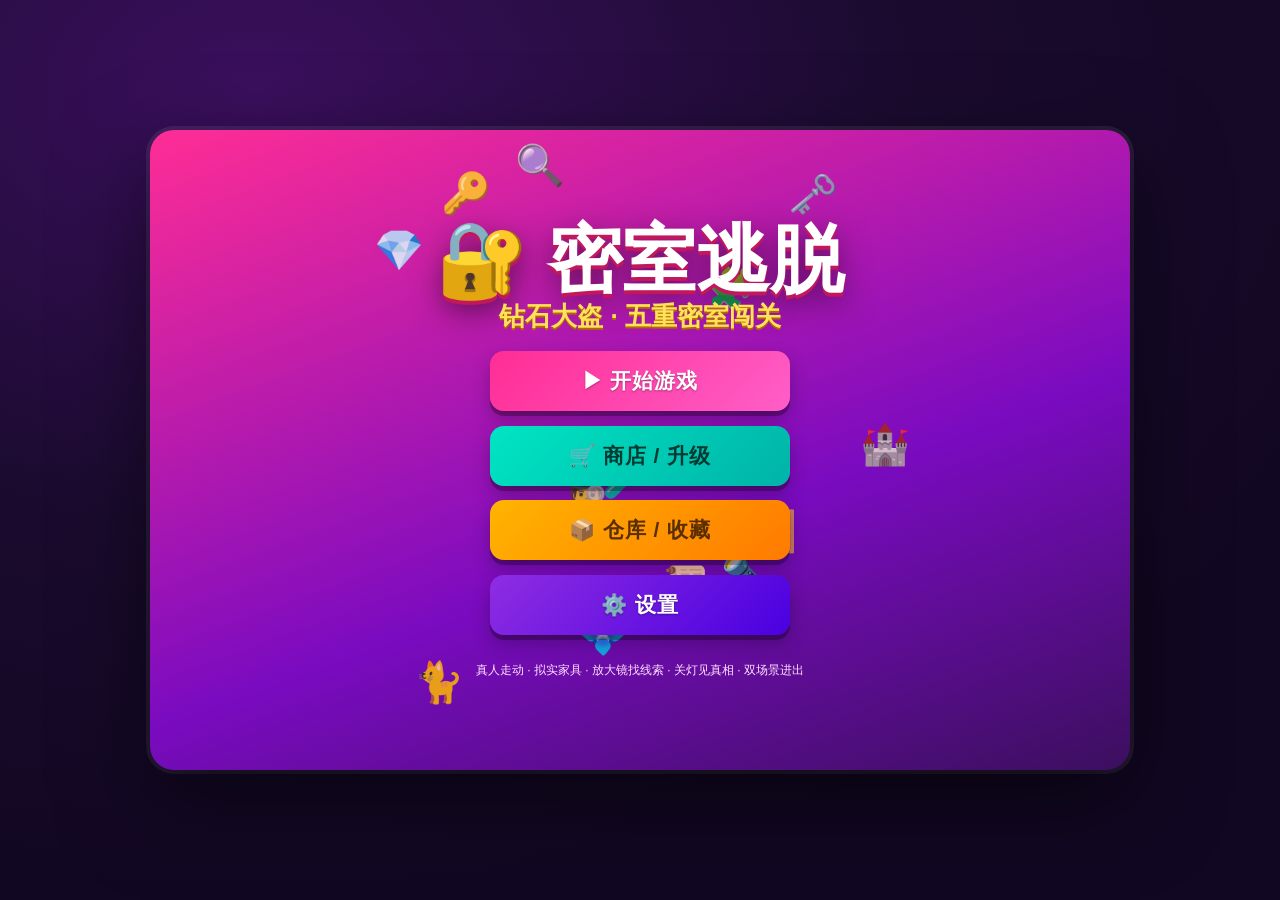
<file: escape-room.html>
<!DOCTYPE html>
<html lang="zh-CN">
<head>
<meta charset="UTF-8">
<meta name="viewport" content="width=device-width, initial-scale=1.0, maximum-scale=1.0, user-scalable=no">
<title>🔐 密室逃脱：钻石大盗</title>
<style>
  * { margin: 0; padding: 0; box-sizing: border-box; -webkit-tap-highlight-color: transparent; }
  html, body {
    height: 100%;
    background: radial-gradient(1200px 800px at 20% 10%, #3b0f5e 0%, #1a0b2e 55%, #120722 100%);
    font-family: "PingFang SC", "Microsoft YaHei", "Segoe UI", sans-serif;
    overflow: hidden;
    user-select: none;
    -webkit-user-select: none;
  }
  body { display: flex; align-items: center; justify-content: center; padding: 8px; }
  .app {
    position: relative;
    width: min(980px, 100vw, calc(100vh * 980 / 640));
    aspect-ratio: 980 / 640;
    border-radius: 24px;
    overflow: hidden;
    box-shadow: 0 30px 90px rgba(0,0,0,.55), 0 0 0 4px rgba(255,255,255,.08);
    background: linear-gradient(160deg, #ff2d95 0%, #7a0bc0 60%, #3b0f5e 100%);
  }
  .screen { position: absolute; inset: 0; display: none; }
  .screen.active { display: block; }

  /* ---------- 通用按钮 ---------- */
  .btn {
    display: inline-flex; align-items: center; justify-content: center; gap: 6px;
    font-weight: 900; color: #fff; border: none; cursor: pointer;
    border-radius: 14px; padding: 10px 16px; font-size: clamp(13px, 1.6vw, 17px);
    letter-spacing: 1px; transition: transform .12s ease, filter .12s ease;
    box-shadow: 0 5px 0 rgba(0,0,0,.28), 0 8px 18px rgba(0,0,0,.25);
    text-shadow: 0 1px 2px rgba(0,0,0,.35);
  }
  .btn:active { transform: translateY(3px) scale(.97); box-shadow: 0 2px 0 rgba(0,0,0,.28); }
  .btn-pink  { background: linear-gradient(135deg,#ff2d95,#ff5ec7); }
  .btn-org   { background: linear-gradient(135deg,#ffb400,#ff7a00); color:#5a2e00; text-shadow:none; }
  .btn-teal  { background: linear-gradient(135deg,#00e5c3,#00b3a8); color:#003b33; text-shadow:none; }
  .btn-pur   { background: linear-gradient(135deg,#8e2de2,#4a00e0); }
  .btn-gold  { background: linear-gradient(135deg,#ffe259,#ffa751); color:#5a2e00; text-shadow:none; }
  .btn-grey  { background: linear-gradient(135deg,#9aa,#667); }
  .btn.small { padding: 6px 10px; font-size: clamp(11px, 1.3vw, 14px); border-radius: 10px; }
  .btn:disabled { filter: grayscale(.7) brightness(.7); cursor: not-allowed; }

  /* ---------- 首页 ---------- */
  #home { display: none; }
  #home.active { display: flex; flex-direction: column; align-items: center; justify-content: center; gap: clamp(12px, 2.4vh, 26px); }
  .logo {
    font-size: clamp(34px, 7vw, 74px); font-weight: 900; color: #fff;
    text-align: center; text-shadow: 0 4px 0 #c2185b, 0 10px 30px rgba(0,0,0,.5);
    line-height: 1.05;
  }
  .logo span { display: block; font-size: clamp(16px, 2.6vw, 26px); color: #ffe259; text-shadow: 0 2px 0 #b26a00; margin-top: 4px; }
  .home-btns { display: flex; flex-direction: column; gap: clamp(8px, 1.6vh, 16px); width: min(300px, 62%); }
  .home-btns .btn { padding: clamp(11px, 2vh, 16px); font-size: clamp(15px, 2vw, 21px); }
  .floaters { position: absolute; inset: 0; pointer-events: none; overflow: hidden; }
  .floater { position: absolute; font-size: clamp(18px, 3.4vw, 40px); animation: floaty 5s ease-in-out infinite; opacity: .85; }

  /* ---------- 顶部条 ---------- */
  .topbar {
    display: flex; align-items: center; gap: 10px; padding: clamp(6px,1.2vh,12px) clamp(8px,1.6vw,18px);
    background: rgba(20,8,40,.6); color: #fff; height: clamp(44px, 8vh, 64px);
  }
  .topbar .title { font-weight: 900; font-size: clamp(13px,2vw,19px); text-shadow: 0 2px 0 rgba(0,0,0,.4); }
  .pill {
    display: inline-flex; align-items: center; gap: 5px; font-weight: 800;
    background: rgba(255,255,255,.16); border-radius: 999px; padding: 5px 12px;
    font-size: clamp(12px,1.5vw,15px); white-space: nowrap;
  }
  .pill.coin { background: linear-gradient(135deg,#ffe259,#ffa751); color: #5a2e00; }
  .pill.timer { background: linear-gradient(135deg,#ff5ec7,#ff2d95); }
  .spacer { flex: 1; }

  /* ---------- 关卡选择 ---------- */
  .grid { display: grid; grid-template-columns: repeat(3, 1fr); gap: clamp(8px, 1.6vw, 16px); padding: clamp(8px, 1.6vw, 18px); }
  .lvlcard {
    position: relative; border-radius: 18px; padding: clamp(10px,2vw,20px);
    cursor: pointer; color: #fff; display: flex; flex-direction: column; gap: 6px;
    box-shadow: 0 8px 0 rgba(0,0,0,.28), 0 10px 24px rgba(0,0,0,.3);
    transition: transform .12s;
  }
  .lvlcard:active { transform: scale(.96); }
  .lvlcard .no { font-size: clamp(11px,1.4vw,14px); opacity: .9; font-weight: 800; }
  .lvlcard .nm { font-size: clamp(15px,2vw,21px); font-weight: 900; text-shadow: 0 2px 0 rgba(0,0,0,.3); }
  .lvlcard .dc { font-size: clamp(10px,1.3vw,13px); opacity: .95; }
  .lvlcard .diff { font-size: clamp(10px,1.2vw,12px); background: rgba(0,0,0,.25); border-radius: 999px; padding: 2px 8px; align-self: flex-start; }
  .lvlcard .stars { letter-spacing: 2px; font-size: clamp(13px,1.7vw,18px); }
  .lvlcard.locked { filter: grayscale(1) brightness(.6); cursor: not-allowed; }
  .lvlcard.locked::after {
    content: "🔒"; position: absolute; top: 50%; left: 50%; transform: translate(-50%,-50%);
    font-size: clamp(30px,6vw,60px); filter: none; text-shadow: 0 4px 10px rgba(0,0,0,.5);
  }
  .dl-e { background: linear-gradient(135deg,#7ef9a0,#0fbf73); }
  .dl-m { background: linear-gradient(135deg,#ffd000,#ff9d00); color:#5a2e00; text-shadow:none; }
  .dl-h { background: linear-gradient(135deg,#ff4d6d,#c9184a); }

  /* ================= 可走动的房间场景 ================= */
  .roomwrap { position: absolute; inset: 0; }
  .room {
    position: absolute; left: 50%; transform: translateX(-50%);
    top: 2.5%; width: 92%; height: 82.5%;
    border-radius: 18px;
    box-shadow: inset 0 0 80px rgba(0,0,0,.4), 0 12px 30px rgba(0,0,0,.4);
    overflow: hidden;
    transition: opacity .22s ease, transform .22s ease;
    border: 10px solid rgba(0,0,0,0);
  }
  .room.fading { opacity: 0; transform: translateX(-50%) scale(.95); }
  /* 地板：木纹 */
  .room .floor {
    position: absolute; inset: 0;
    background:
      radial-gradient(120% 70% at 50% 0%, rgba(255,255,255,.12), transparent 55%),
      repeating-linear-gradient(90deg, rgba(0,0,0,.06) 0 2px, transparent 2px 3.2%),
      linear-gradient(180deg, rgba(255,255,255,.06), rgba(0,0,0,.16));
  }
  /* 地毯 */
  .room .rug {
    position: absolute; left: 50%; top: 50%; width: 56%; height: 46%;
    transform: translate(-50%,-50%); border-radius: 12px;
    background: radial-gradient(closest-side, rgba(255,226,89,.28), rgba(255,45,149,.14) 70%, transparent);
    pointer-events: none;
  }
  /* 黑暗中 */
  .room .darkness { position: absolute; inset: 0; background: rgba(4,2,14,0); pointer-events: none; z-index: 40; transition: background .45s; }
  .room.dark .darkness { background: rgba(4,2,14,.82); }
  .roomlabel {
    position: absolute; top: 8px; left: 10px; z-index: 60;
    background: rgba(0,0,0,.45); color: #ffe259; font-weight: 900;
    font-size: clamp(10px,1.4vw,14px); border-radius: 999px; padding: 3px 12px;
    border: 2px solid rgba(255,255,255,.5); pointer-events: none;
  }
  .scene-cell        { background: linear-gradient(160deg,#5a7a9c,#33465e); border-color:#6f92b6; }
  .scene-guardroom   { background: linear-gradient(160deg,#c9849e,#7a3a58); border-color:#d99ab2; }
  .scene-library     { background: linear-gradient(160deg,#f2a25c,#b3582e); border-color:#ffc98c; }
  .scene-archive     { background: linear-gradient(160deg,#a3cf6e,#4a7a38); border-color:#bfe69a; }
  .scene-lab         { background: linear-gradient(160deg,#4fd0c7,#1c7f78); border-color:#8cece5; }
  .scene-storageroom { background: linear-gradient(160deg,#7ad0a2,#2f6b52); border-color:#a2e6c0; }
  .scene-hall        { background: linear-gradient(160deg,#7d6a9e,#3d2c5c); border-color:#a08cc2; }
  .scene-tomb        { background: linear-gradient(160deg,#8a5a9c,#3d2452); border-color:#aa76bd; }
  .scene-control     { background: linear-gradient(160deg,#8a6ce0,#35205c); border-color:#ab8cee; }
  .scene-vault       { background: linear-gradient(160deg,#d8a24a,#7a4a24); border-color:#f0c06a; }

  /* ---------- 家具（拟物，不再是方块按钮） ---------- */
  .furn {
    position: absolute; cursor: pointer;
    display: flex; flex-direction: column; align-items: center; justify-content: flex-end;
    border-radius: 12px;
    box-shadow: inset 0 -10px 0 rgba(0,0,0,.18), 0 8px 0 rgba(0,0,0,.28), 0 14px 22px rgba(0,0,0,.35);
    transition: transform .15s, filter .2s, box-shadow .15s;
    border: 2px solid rgba(255,255,255,.28);
    padding: 2px;
  }
  .furn .fic { font-size: clamp(22px, 4.6vw, 52px); line-height: 1.05; filter: drop-shadow(0 3px 3px rgba(0,0,0,.45)); }
  .furn .fname {
    font-size: clamp(8px,1.15vw,12px); font-weight: 800; color: #fff; text-shadow: 0 1px 2px rgba(0,0,0,.8);
    background: rgba(0,0,0,.4); border-radius: 999px; padding: 1px 7px; margin-bottom: 2px;
    opacity: .55; transition: opacity .2s;
    white-space: nowrap; max-width: 98%; overflow: hidden; text-overflow: ellipsis;
  }
  .furn:hover .fname, .furn.near .fname { opacity: 1; }
  .furn.near { transform: scale(1.12); box-shadow: inset 0 -10px 0 rgba(0,0,0,.18), 0 8px 0 rgba(0,0,0,.28), 0 0 0 3px #ffe259, 0 16px 28px rgba(0,0,0,.4); z-index: 999 !important; }
  .furn.hintglow { animation: glow 0.9s ease-in-out 4; }
  .furn.glow { animation: glowPulse 1.6s ease-in-out infinite; filter: none !important; }
  .room.dark .furn:not(.glow):not(.npc) { filter: brightness(.4) contrast(.9); }
  .room.dark .furn.npc:not(.glow) { filter: brightness(.5); }
  .furn .halo { position: absolute; top: -8px; right: -6px; font-size: clamp(12px,1.6vw,16px); }
  .furn .tag {
    position: absolute; top: -8px; right: -6px; background: #ff2d95; color:#fff;
    font-size: clamp(9px,1.2vw,12px); font-weight: 900; border-radius: 999px; padding: 1px 8px;
    border: 2px solid #fff; z-index: 5;
  }
  /* 家具造型 */
  .furn.bed      { background: linear-gradient(180deg,#ffe6cf,#d9a06a); border-radius: 18px 18px 8px 8px; }
  .furn.wardrobe { background: linear-gradient(135deg,#b0713e,#7a4a22); border-radius: 8px; border-right: 4px solid rgba(255,255,255,.25); }
  .furn.desk     { background: linear-gradient(180deg,#e8bc82,#a5713c); border-radius: 10px; }
  .furn.shelf    { background: linear-gradient(135deg,#a5652f,#6b3d16); border-radius: 8px; }
  .furn.cabinet  { background: linear-gradient(160deg,#c98462,#7a4a30); border-radius: 8px; }
  .furn.safe     { background: linear-gradient(160deg,#6f7a8a,#3c4654); border-radius: 10px; }
  .furn.door     { background: linear-gradient(160deg,#9a6a3c,#5d3a18); border-radius: 8px 8px 4px 4px; }
  .furn.window   { background: linear-gradient(160deg,#bfe6ff,#7fb2d8); border-radius: 10px; border: 4px solid #8a5a2b; }
  .furn.table    { background: linear-gradient(180deg,#e6bd85,#a5713c); border-radius: 10px; }
  .furn.box      { background: linear-gradient(160deg,#d9c08a,#9a7a44); border-radius: 8px; }
  .furn.pc       { background: linear-gradient(160deg,#8fa4b8,#44596d); border-radius: 8px; }
  .furn.lamp     { background: linear-gradient(160deg,#ffd25c,#d99a1e); border-radius: 50%; }
  .furn.switch   { background: linear-gradient(160deg,#cfd6e0,#8f99a8); border-radius: 8px; }
  .furn.poster   { background: linear-gradient(160deg,#ffe9c4,#e0b57a); border-radius: 4px; }
  .furn.map      { background: linear-gradient(160deg,#e9dcb0,#b8a36a); border-radius: 4px; }
  .furn.mural    { background: linear-gradient(160deg,#b6a2c8,#6e5a8a); border-radius: 6px; }
  .furn.skeleton { background: linear-gradient(160deg,#e8e2d6,#a89e8c); border-radius: 10px; }
  .furn.armor    { background: linear-gradient(160deg,#b0b8c4,#6e7a8a); border-radius: 10px; }
  .furn.torch    { background: linear-gradient(160deg,#ff9c3e,#b85a12); border-radius: 10px; }
  .furn.swordpile{ background: linear-gradient(160deg,#c0c8d4,#7a86a0); border-radius: 10px; }
  .furn.sarcophagus{ background: linear-gradient(160deg,#9a8a6a,#5d4f35); border-radius: 14px; }
  .furn.vent     { background: linear-gradient(160deg,#8fa0b0,#4a5868); border-radius: 10px; }
  .furn.terminal { background: linear-gradient(160deg,#6fd8e0,#2b7a86); border-radius: 10px; }
  .furn.chest    { background: linear-gradient(160deg,#d09a4a,#8a5a1e); border-radius: 10px; }
  .furn.cat      { background: radial-gradient(circle at 50% 60%, #ff9ec8, #e65fa0); border-radius: 50%; box-shadow: 0 6px 0 rgba(0,0,0,.25); }
  .furn.statue   { background: linear-gradient(160deg,#cfc7d8,#7a6a8a); border-radius: 50%; }
  .furn.generic  { background: linear-gradient(160deg,#d9c3a8,#9a7a5c); }
  .furn.sink     { background: linear-gradient(180deg,#dfe8ee,#9db0bd); border-radius: 12px; }

  /* 出口 = 门 */
  .furn.doorway {
    background: radial-gradient(circle at 50% 40%, #3a2a12 20%, #241708 60%);
    border: 4px solid rgba(255,255,255,.35); border-radius: 12px 12px 6px 6px;
    box-shadow: inset 0 0 18px rgba(0,0,0,.7);
  }
  .furn.doorway .fic { animation: doorPulse 1.4s ease-in-out infinite; }
  .furn.doorway .fname { background: rgba(0,0,0,.7); color: #ffe259; }

  /* ---------- 玩家 ---------- */
  .player {
    position: absolute; z-index: 500; pointer-events: none;
    width: 5.5%; height: 9%;
    display: flex; align-items: center; justify-content: center;
    transform: translate(-50%,-50%);
    transition: left .02s linear, top .02s linear;
  }
  .player .pf { font-size: clamp(26px,5vw,52px); filter: drop-shadow(0 4px 4px rgba(0,0,0,.5)); line-height:1; }
  .player .shadow { position: absolute; bottom: -2px; left: 50%; transform: translateX(-50%); width: 60%; height: 16%; background: radial-gradient(circle, rgba(0,0,0,.4), transparent 70%); border-radius: 50%; }
  .room.dark .player .pf { filter: drop-shadow(0 0 10px rgba(255,255,255,.5)); }

  /* ---------- 交互按钮 / 提示 ---------- */
  #interactChip {
    position: absolute; bottom: clamp(58px, 12vh, 74px); left: 50%; transform: translateX(-50%);
    background: rgba(20,8,40,.85); color: #ffe259; font-weight: 900;
    border-radius: 999px; padding: 7px 18px; font-size: clamp(12px,1.7vw,15px);
    border: 2px solid #ffe259; z-index: 70; pointer-events: none;
    opacity: 0; transition: opacity .2s; white-space: nowrap;
  }
  #interactChip.show { opacity: 1; }
  .interactbtn {
    position: absolute; right: 12px; bottom: clamp(58px, 12vh, 74px); z-index: 70;
    width: clamp(64px, 9vw, 92px); height: clamp(64px, 9vw, 92px); border-radius: 50%;
    border: none; cursor: pointer; font-weight: 900; font-size: clamp(13px,2vw,18px); color:#fff;
    background: radial-gradient(circle at 35% 30%, #ff7ab8, #ff2d95 60%, #c2185b);
    box-shadow: 0 6px 0 #8a1040, 0 12px 24px rgba(0,0,0,.4);
    transition: transform .12s;
  }
  .interactbtn:active { transform: translateY(4px) scale(.95); }
  .interactbtn:disabled { filter: grayscale(.8) brightness(.6); cursor: default; }

  /* 方向键 */
  .dpad {
    position: absolute; left: 12px; bottom: clamp(58px, 12vh, 74px); z-index: 70;
    display: grid; grid-template-columns: repeat(3, clamp(40px,6vw,58px)); grid-template-rows: repeat(2, clamp(40px,6vw,58px)); gap: 4px;
  }
  .dpad button {
    border: none; border-radius: 12px; font-size: clamp(16px,2.4vw,24px); cursor: pointer;
    background: rgba(255,255,255,.18); color: #fff;
    box-shadow: 0 4px 0 rgba(0,0,0,.3), inset 0 0 0 2px rgba(255,255,255,.25);
    touch-action: none;
  }
  .dpad button:active { transform: translateY(2px); }
  .dpad .du { grid-column: 2; }
  .dpad .dl { grid-column: 1; grid-row: 2; }
  .dpad .dd { grid-column: 2; grid-row: 2; }
  .dpad .dr { grid-column: 3; grid-row: 2; }

  /* ---------- 底部工具条 ---------- */
  .bottombar {
    position: absolute; bottom: 0; left: 0; right: 0;
    display: flex; gap: clamp(6px,1.2vw,12px); justify-content: center; align-items: center;
    padding: clamp(5px,1.2vh,10px); background: rgba(20,8,40,.65); z-index: 65;
  }
  .bottombar .btn { padding: clamp(8px,1.6vh,12px) clamp(10px,1.6vw,16px); }

  /* ---------- 弹窗 ---------- */
  #overlay {
    position: absolute; inset: 0; background: rgba(10,4,25,.68);
    display: none; align-items: center; justify-content: center; z-index: 100; padding: 16px;
    backdrop-filter: blur(3px);
  }
  #overlay.active { display: flex; }
  .modal {
    position: relative;
    width: min(460px, 94%);
    max-height: 94%; overflow: auto;
    background: linear-gradient(160deg, #fff0f7, #ffd9ec 40%, #e8d8ff);
    border-radius: 22px; padding: clamp(14px, 2.4vw, 24px);
    box-shadow: 0 20px 60px rgba(0,0,0,.5), 0 0 0 4px rgba(255,255,255,.35);
    animation: pop .22s ease;
  }
  .modal .xclose {
    position: absolute; top: 8px; right: 8px; width: 30px; height: 30px;
    border-radius: 50%; border: none; cursor: pointer; font-weight: 900; font-size: 14px;
    background: #ff2d95; color: #fff; box-shadow: 0 3px 6px rgba(0,0,0,.3);
  }
  .modal .mhead { display: flex; align-items: center; gap: 10px; margin-bottom: 10px; }
  .modal .mhead .ic { font-size: clamp(30px, 6vw, 48px); }
  .modal .mhead .ttl { font-size: clamp(17px, 2.6vw, 24px); font-weight: 900; color: #7a0bc0; text-shadow: 0 1px 0 #fff; }
  .modal .desc { font-size: clamp(13px, 1.9vw, 16px); color: #4a2b6a; line-height: 1.6; background: rgba(255,255,255,.6); border-radius: 12px; padding: 10px 12px; margin-bottom: 12px; }
  .modal .mbtns { display: flex; flex-direction: column; gap: 9px; }
  .modal .mbtns .btn { width: 100%; padding: 12px; font-size: clamp(14px,1.9vw,17px); }
  .modal .row { display: flex; gap: 9px; }
  .modal .row .btn { flex: 1; }
  .npcbox {
    background: rgba(255,255,255,.75); border-radius: 14px; padding: 12px; margin-bottom: 10px;
    font-size: clamp(14px,2vw,17px); color: #3a1f55; line-height: 1.6; min-height: 70px;
    border-left: 6px solid #ff2d95;
  }
  .quest { background: rgba(255,225,80,.4); border-radius: 10px; padding: 6px 10px; font-size: clamp(12px,1.6vw,14px); color:#7a4d00; font-weight: 700; margin-bottom: 10px; line-height:1.5; }

  /* ---------- 键盘 ---------- */
  .keypad { display: grid; grid-template-columns: repeat(3,1fr); gap: 8px; margin-top: 8px; }
  .keypad .key {
    font-size: clamp(18px,3vw,26px); font-weight: 900; padding: clamp(8px,1.6vh,13px);
    border: none; border-radius: 12px; cursor: pointer; color:#fff;
    background: linear-gradient(135deg,#ff2d95,#7a0bc0);
    box-shadow: 0 4px 0 rgba(0,0,0,.25);
  }
  .keypad .key:active { transform: translateY(2px); }
  .keypad .key.fn { background: linear-gradient(135deg,#00e5c3,#00b3a8); color:#003b33; }
  .digits { display: flex; justify-content: center; gap: 10px; margin: 8px 0 4px; }
  .digit {
    width: clamp(36px,7vw,52px); height: clamp(44px,8vw,60px); border-radius: 12px;
    background: #fff; border: 3px solid #c2185b; font-size: clamp(22px,4vw,34px); font-weight: 900;
    color: #c2185b; display: flex; align-items: center; justify-content: center;
    box-shadow: inset 0 0 0 2px rgba(0,0,0,.06);
  }

  /* ---------- 宝石 ---------- */
  .gems { display: flex; justify-content: center; gap: 8px; margin: 10px 0; }
  .gem {
    width: clamp(40px,8vw,62px); height: clamp(40px,8vw,62px); border-radius: 50%;
    cursor: pointer; font-size: clamp(20px,4vw,32px); display: flex; align-items: center; justify-content: center;
    border: 3px solid #fff; box-shadow: 0 4px 8px rgba(0,0,0,.3); transition: transform .1s;
  }
  .gem:active { transform: scale(.88); }
  .gem.picked { outline: 4px solid #ffe259; }
  .gemseq { display: flex; gap: 6px; justify-content: center; min-height: 26px; margin: 8px 0; }
  .gemseq .dot { width: 22px; height: 22px; border-radius: 50%; border: 2px solid #fff; }

  /* ---------- 奖励 / 商店 / 仓库 ---------- */
  .star { font-size: clamp(30px,6vw,54px); filter: drop-shadow(0 3px 4px rgba(0,0,0,.3)); }
  .star.lit { animation: starPop .5s ease both; }
  .star.dim { opacity: .25; }
  .statline { display: flex; justify-content: center; gap: 16px; margin: 12px 0; flex-wrap: wrap; }
  .statcard { background: rgba(255,255,255,.7); border-radius: 14px; padding: 8px 16px; text-align: center; font-weight: 800; color:#4a2b6a; }
  .statcard .v { font-size: clamp(18px,3vw,26px); color:#c2185b; }
  .shopgrid { display: flex; flex-direction: column; gap: 10px; max-height: 46vh; overflow: auto; padding-right: 4px; }
  .shopitem {
    display: flex; align-items: center; gap: 12px; background: rgba(255,255,255,.75);
    border-radius: 14px; padding: 10px; border: 3px solid rgba(255,255,255,.6);
  }
  .shopitem .sic { font-size: clamp(26px,5vw,40px); }
  .shopitem .sname { font-weight: 900; color: #7a0bc0; font-size: clamp(13px,1.9vw,16px); }
  .shopitem .sdesc { font-size: clamp(11px,1.5vw,13px); color: #4a2b6a; margin-top: 2px; line-height:1.4; }
  .shopitem .spacer { flex: 1; }
  .shopitem .cost { font-weight: 900; color: #b26a00; font-size: clamp(12px,1.7vw,15px); white-space: nowrap; }
  .empty { text-align: center; color: #4a2b6a; font-weight: 700; padding: 16px; }

  /* ---------- Toast ---------- */
  #toast {
    position: absolute; top: 12%; left: 50%; transform: translateX(-50%);
    background: rgba(15,5,35,.92); color: #fff; font-weight: 800; z-index: 200;
    padding: 10px 20px; border-radius: 999px; font-size: clamp(13px,1.8vw,16px);
    box-shadow: 0 8px 24px rgba(0,0,0,.4), 0 0 0 2px rgba(255,255,255,.3);
    opacity: 0; pointer-events: none; transition: opacity .25s, transform .25s;
    max-width: 86%; text-align: center;
  }
  #toast.show { opacity: 1; transform: translateX(-50%) translateY(6px); }

  @keyframes pop { from { transform: scale(.8); opacity: 0; } to { transform: scale(1); opacity: 1; } }
  @keyframes floaty { 0%,100% { transform: translateY(0) rotate(-6deg);} 50% { transform: translateY(-22px) rotate(8deg);} }
  @keyframes glow { 0%,100% { box-shadow: 0 8px 0 rgba(0,0,0,.28), 0 0 0 0 #ffe259; } 50% { box-shadow: 0 8px 0 rgba(0,0,0,.28), 0 0 0 14px rgba(255,226,89,0); } }
  @keyframes glowPulse { 0%,100% { box-shadow: 0 0 12px 5px rgba(255,226,89,.85), 0 8px 0 rgba(0,0,0,.28); } 50% { box-shadow: 0 0 28px 14px rgba(255,226,89,.45), 0 8px 0 rgba(0,0,0,.28); } }
  @keyframes doorPulse { 0%,100% { transform: scale(1); filter: drop-shadow(0 0 4px rgba(255,226,89,.6)); } 50% { transform: scale(1.15); filter: drop-shadow(0 0 12px rgba(255,226,89,1)); } }
  @keyframes starPop { 0% { transform: scale(0) rotate(-30deg); } 70% { transform: scale(1.4); } 100% { transform: scale(1); } }

  .section-title { font-size: clamp(15px,2.2vw,20px); font-weight: 900; color: #7a0bc0; margin-bottom: 8px; text-shadow: 0 1px 0 #fff; }
  .tiny { font-size: clamp(10px,1.3vw,12px); color: #7a5c96; }
</style>
</head>
<body>
<div class="app">

  <div class="floaters" id="floaters"></div>

  <!-- ================= 首页 ================= -->
  <div class="screen" id="home">
    <div class="logo">🔐 密室逃脱<span>钻石大盗 · 五重密室闯关</span></div>
    <div class="home-btns">
      <button class="btn btn-pink" onclick="enterLevelSelect()">▶ 开始游戏</button>
      <button class="btn btn-teal" onclick="showShop()">🛒 商店 / 升级</button>
      <button class="btn btn-org"  onclick="showStorage()">📦 仓库 / 收藏</button>
      <button class="btn btn-pur"   onclick="showSettings()">⚙️ 设置</button>
    </div>
    <div class="tiny" style="margin-top:6px;color:#ffe0ff;">真人走动 · 拟实家具 · 放大镜找线索 · 关灯见真相 · 双场景进出</div>
  </div>

  <!-- ================= 关卡选择 ================= -->
  <div class="screen" id="levelselect">
    <div class="topbar">
      <button class="btn btn-grey small" onclick="showHome()">◀ 返回</button>
      <span class="title">🗺️ 选择关卡</span>
      <div class="spacer"></div>
      <span class="pill coin">🪙 <span id="coinsTop">0</span></span>
    </div>
    <div class="grid" id="levelGrid" style="overflow:auto;height:calc(100% - 64px);"></div>
  </div>

  <!-- ================= 商店 ================= -->
  <div class="screen" id="shop">
    <div class="topbar">
      <button class="btn btn-grey small" onclick="showHome()">◀ 返回</button>
      <span class="title">🛒 商店 / 升级</span>
      <div class="spacer"></div>
      <span class="pill coin">🪙 <span id="shopCoins">0</span></span>
    </div>
    <div style="padding:14px 18px;overflow:auto;height:calc(100% - 64px);">
      <div class="section-title">🔧 侦探装备</div>
      <div class="shopgrid" id="toolShop"></div>
      <div class="section-title" style="margin-top:14px;">🎁 消耗道具</div>
      <div class="shopgrid" id="consumableShop"></div>
      <div class="section-title" style="margin-top:14px;">⬆️ 永久升级</div>
      <div class="shopgrid" id="upgradeShop"></div>
      <p class="tiny" style="margin-top:8px;">提示：放大镜是永久装备，买到后就能对任何线索「放大观察」！</p>
    </div>
  </div>

  <!-- ================= 仓库 ================= -->
  <div class="screen" id="storage">
    <div class="topbar">
      <button class="btn btn-grey small" onclick="showHome()">◀ 返回</button>
      <span class="title">📦 仓库 / 收藏</span>
      <div class="spacer"></div>
      <span class="pill coin">🪙 <span id="storeCoins">0</span></span>
    </div>
    <div style="padding:14px 18px;overflow:auto;height:calc(100% - 64px);">
      <div class="section-title">🔧 侦探装备</div>
      <div class="shopgrid" id="storageTools"></div>
      <div class="section-title" style="margin-top:14px;">🧰 消耗道具库存</div>
      <div class="shopgrid" id="storageConsum"></div>
      <div class="section-title" style="margin-top:14px;">🏆 关卡收藏品</div>
      <div class="shopgrid" id="storageItems"></div>
      <div class="section-title" style="margin-top:14px;">📊 冒险数据</div>
      <div class="shopitem"><span class="sic">⭐</span><div><div class="sname">总星星</div><div class="sdesc">获得的全部星星</div></div><div class="spacer"></div><div class="cost" id="statStars">0</div></div>
      <div class="shopitem"><span class="sic">🏅</span><div><div class="sname">总积分</div><div class="sdesc">累计闯关得分</div></div><div class="spacer"></div><div class="cost" id="statScore">0</div></div>
      <div class="shopitem"><span class="sic">🧭</span><div><div class="sname">通关进度</div><div class="sdesc">已解锁关卡</div></div><div class="spacer"></div><div class="cost" id="statProgress">0</div></div>
    </div>
  </div>

  <!-- ================= 设置 ================= -->
  <div class="screen" id="settings">
    <div class="topbar">
      <button class="btn btn-grey small" onclick="showHome()">◀ 返回</button>
      <span class="title">⚙️ 设置</span>
    </div>
    <div style="padding:18px;">
      <div class="shopitem" style="margin-bottom:10px;">
        <span class="sic">🔊</span>
        <div><div class="sname">音效</div><div class="sdesc">按钮、提示音效开关</div></div>
        <div class="spacer"></div>
        <button class="btn btn-teal small" id="soundBtn" onclick="toggleSound()">开</button>
      </div>
      <div class="shopitem">
        <span class="sic">🧹</span>
        <div><div class="sname">重置进度</div><div class="sdesc">清除所有金币、道具、通关记录</div></div>
        <div class="spacer"></div>
        <button class="btn btn-pink small" onclick="resetSave()">重置</button>
      </div>
      <p class="tiny" style="margin-top:12px;">🎮 玩法：用 <b>方向键 / WASD</b>（电脑）或 <b>屏幕摇杆</b>（手机）控制神探在房间里走动，走近物品点击或按 <b>互动</b> 按钮调查；用 <b>🔍 放大镜</b> 观察微小线索；<b>关灯</b> 后有些秘密才会发光现形；走到房间底部的 <b>门</b> 就能进出另一个场景。</p>
    </div>
  </div>

  <!-- ================= 游戏 ================= -->
  <div class="screen" id="game">
    <div class="topbar">
      <button class="btn btn-grey small" onclick="quitLevel()">◀ 退出</button>
      <span class="title" id="levelName">关卡</span>
      <div class="spacer"></div>
      <span class="pill timer">⏱ <span id="timer">00:00</span></span>
      <span class="pill coin">🪙 <span id="gameCoins">0</span></span>
      <span class="pill">🏅 <span id="gamePts">0</span></span>
    </div>
    <div class="roomwrap">
      <div class="room" id="room"></div>
    </div>

    <div id="interactChip"></div>
    <div class="dpad" id="dpad">
      <button class="du" onpointerdown="dpad('up',1)" onpointerup="dpad('up',0)" onpointerleave="dpad('up',0)" onpointercancel="dpad('up',0)">▲</button>
      <button class="dl" onpointerdown="dpad('left',1)" onpointerup="dpad('left',0)" onpointerleave="dpad('left',0)" onpointercancel="dpad('left',0)">◀</button>
      <button class="dd" onpointerdown="dpad('down',1)" onpointerup="dpad('down',0)" onpointerleave="dpad('down',0)" onpointercancel="dpad('down',0)">▼</button>
      <button class="dr" onpointerdown="dpad('right',1)" onpointerup="dpad('right',0)" onpointerleave="dpad('right',0)" onpointercancel="dpad('right',0)">▶</button>
    </div>
    <button class="interactbtn" id="interactBtn" onclick="doInteract()">互动</button>

    <div class="bottombar">
      <button class="btn btn-gold" onclick="openHint()">💡 提示 <span id="hintCount" style="background:rgba(0,0,0,.2);border-radius:999px;padding:0 6px;"></span></button>
      <button class="btn btn-teal" onclick="openInventory()">🎒 物品 <span id="bagCount"></span></button>
      <button class="btn btn-pur" onclick="openToolbox()">🧰 工具 <span id="toolCount"></span></button>
      <button class="btn btn-grey" onclick="pauseLevel()">⏸ 暂停</button>
    </div>
  </div>

  <div id="overlay"></div>
  <div id="toast"></div>
</div>

<script>
/* =================================================================
   音频
================================================================= */
let AC = null;
function beep(freq, dur, type='sine', vol=0.16, when=0){
  if(!state.settings.sound) return;
  try{
    AC = AC || new (window.AudioContext||window.webkitAudioContext)();
    const o=AC.createOscillator(), g=AC.createGain();
    o.type=type; o.frequency.value=freq;
    g.gain.setValueAtTime(vol, AC.currentTime+when);
    g.gain.exponentialRampToValueAtTime(0.001, AC.currentTime+when+dur);
    o.connect(g); g.connect(AC.destination);
    o.start(AC.currentTime+when); o.stop(AC.currentTime+when+dur);
  }catch(e){}
}
function sfx(name){
  if(name==='click') beep(600,.08,'triangle',.1);
  if(name==='pickup'){ beep(660,.12,'sine'); beep(990,.14,'sine',.14,.1); }
  if(name==='error'){ beep(180,.22,'square',.14); beep(150,.22,'square',.12,.18); }
  if(name==='ok'){ beep(520,.12,'triangle'); beep(780,.14,'triangle',.12,.12); }
  if(name==='win'){ [523,659,784,1047].forEach((f,i)=>beep(f,.18,'triangle',.16,i*.13)); }
  if(name==='coin'){ beep(880,.1,'sine'); beep(1320,.12,'sine',.12,.08); }
  if(name==='cat'){ beep(700,.1,'sine',.12); beep(900,.14,'sine',.12,.1); }
  if(name==='walk'){ beep(340,.05,'triangle',.05); }
}

/* =================================================================
   全局状态
================================================================= */
const SAVE_KEY = 'diamond_escape_save_v1';
function defaultState(){
  return {
    coins: 180,
    totalScore: 0,
    unlocked: 1,
    levels: {},
    inventory: [],
    collection: [],
    tools: { lens:false },
    consumables: { luckyCharm:0, hourglass:0, magnifier:0 },
    upgrades: { observation:0, intuition:0 },
    settings: { sound: true },
  };
}
let state = defaultState();
function save(){
  try{ localStorage.setItem(SAVE_KEY, JSON.stringify(state)); }catch(e){}
}
function load(){
  try{
    const raw = localStorage.getItem(SAVE_KEY);
    if(raw){ const s = JSON.parse(raw); state = Object.assign(defaultState(), s, {settings:Object.assign(defaultState().settings, s.settings)}); }
  }catch(e){}
}
function resetSave(){
  if(confirm('确定要清空所有进度吗？此操作不可恢复！')){
    state = defaultState(); save(); renderSettings(); toast('进度已重置');
  }
}
load();

let LV = null;
let RT = null;
let currentScreen = 'home';

function addCoins(n){ state.coins += n; sfx('coin'); updateCoinPills(); save(); }
function addPts(n){ RT.pts += n; $('#gamePts').textContent = RT.pts; }
function $(id){ return document.getElementById(id); }
function clamp(v,a,b){ return Math.max(a, Math.min(b, v)); }

function updateCoinPills(){
  if($('coinsTop')) $('coinsTop').textContent = state.coins;
  if($('shopCoins')) $('shopCoins').textContent = state.coins;
  if($('storeCoins')) $('storeCoins').textContent = state.coins;
  if($('gameCoins')) $('gameCoins').textContent = state.coins;
}

/* =================================================================
   道具 / 消耗品 / 装备 / 使用效果 / 升级
================================================================= */
const ITEM_DEFS = {
  lens:       { name:'放大镜',   icon:'🔍', desc:'神探的放大镜，能看清微小痕迹，找到隐藏线索。' },
  cellKey:    { name:'锈钥匙',   icon:'🗝️', desc:'一把生锈的钥匙，应该能开牢门上的锁。' },
  whistle:    { name:'铜哨子',   icon:'📣', desc:'看守的铜哨子，吹起来很响亮。' },
  badge:      { name:'警徽',     icon:'🏅', desc:'一枚旧警徽，隐约还能看清「D·K」字样。' },
  quill:      { name:'羽毛笔',   icon:'🪶', desc:'图书馆管理员心爱的羽毛笔。' },
  codeNote:   { name:'密码纸条', icon:'📄', desc:'上面写着四个数字：4261。' },
  oldKey:     { name:'复古钥匙', icon:'🗝️', desc:'一把花纹古朴的黄铜钥匙，价值不菲。' },
  wrench:     { name:'扳手',     icon:'🔧', desc:'实验室的扳手，还沾着机油。' },
  goggles:    { name:'护目镜',   icon:'🥽', desc:'博士的护目镜，镜片还闪着微光。' },
  potion:     { name:'绿色试剂', icon:'🧪', desc:'一瓶神秘的绿色溶液，可以融化密封蜡。' },
  keycard:    { name:'钥匙卡',   icon:'💳', desc:'实验室通行钥匙卡。' },
  romanNote:  { name:'羊皮纸',   icon:'🧾', desc:'写着：火把照亮黑暗，神剑开启大门；顺序——一四二三。' },
  torch:      { name:'火把',     icon:'🔥', desc:'熊熊燃烧的火把，能照亮黑暗的角落。' },
  shield:     { name:'古盾牌',   icon:'🛡️', desc:'锈迹斑斑的骑士盾牌，是件不错的收藏品。' },
  sword:      { name:'神剑',     icon:'⚔️', desc:'寒光闪闪的神剑，剑柄刻着古纹。' },
  jewels:     { name:'王室珠宝', icon:'💎', desc:'一盒璀璨的王室珠宝，闪得耀眼！' },
  screwdriver:{ name:'螺丝刀',   icon:'🪛', desc:'锋利的螺丝刀，能拆开通风口。' },
  core:       { name:'能源核心', icon:'⚡', desc:'散发着蓝光的能量核心。' },
  idol:       { name:'神秘雕像', icon:'🗿', desc:'一尊小巧的神秘雕像，价值连城！' },
  goldBar:    { name:'金条',     icon:'🪙', desc:'沉甸甸的金条，上面刻着钻石符号。' },
};
const COLLECTIBLES = ['whistle','badge','quill','oldKey','wrench','goggles','shield','jewels','idol','goldBar'];
const TOOL_DEFS = {
  lens: { name:'侦探放大镜', icon:'🔍', price:250, desc:'永久装备：可对任意物品「放大观察」，找出隐藏线索。' },
};
const CONSUM_DEFS = {
  luckyCharm: { name:'幸运护符', icon:'🍀', price:200, desc:'使用提示不再扣分、不掉星（自动生效）' },
  hourglass:  { name:'时间沙漏', icon:'⏳', price:150, desc:'立即为当前关卡增加 45 秒时间' },
  magnifier:  { name:'一次性放大镜', icon:'🪞', price:120, desc:'高亮一处尚未发现的道具位置（需走近）' },
};
const UPGRADE_DEFS = [
  { id:'observation', name:'观察力', icon:'👁️', desc:'每级使每次发现道具的积分 +15', base:300 },
  { id:'intuition',   name:'直觉',   icon:'🧠', desc:'每级减少使用提示的扣分 30%', base:250 },
];
const MAX_UPGRADE = 5;

const USES = {
  cellKey: [
    { hotspot:'door', need:'codeDone',
      text:'你用锈钥匙拧开了第二道锁！咔嗒一声，牢门打开了一条缝……',
      set:['doorOpen'], win:true, points:200 },
    { hotspot:'door', text:'锁孔被密码锁盖住了，先解开密码锁吧。' },
  ],
  potion: [
    { hotspot:'sealedBox',
      text:'你把绿色试剂浇在密封蜡上，「嗤——」蜡被溶化了！盒子里有一张钥匙卡。',
      set:['boxOpen'], consume:true, points:150, give:['keycard'] },
  ],
  torch: [
    { hotspot:'darkWall',
      text:'火把照亮了黑暗的石壁，露出一个隐藏的机关拉杆！',
      set:['lit'], consume:true, points:150 },
  ],
  sword: [
    { hotspot:'door', need:'leverDone',
      text:'你用力将神剑插入门上的剑槽，机关轰然转动，地牢大门缓缓打开！',
      set:['doorOpen'], win:true, points:250 },
    { hotspot:'door', text:'大门上有一个剑槽，但似乎还有机关没有解除……' },
  ],
  screwdriver: [
    { hotspot:'vent',
      text:'你拧开通风口的螺丝，里面藏着一颗发光的能源核心！',
      set:['ventOpen'], consume:true, points:150, give:['core'] },
  ],
  core: [
    { hotspot:'terminal',
      text:'能源核心嵌入终端机，屏幕亮起：「系统唤醒——彩虹谜题的答案就藏在你脚下。」',
      set:['coreDone'], consume:true, points:150 },
  ],
  keycard: [
    { hotspot:'pc',
      text:'钥匙卡刷过读卡器，「滴」的一声，屏幕上缓缓浮现四个数字：出口密码 7329。',
      set:['keycardUsed'], points:150 },
  ],
};

/* =================================================================
   关卡数据（双场景 · 可走动）
================================================================= */
const GEMS_ORDER = ['red','yellow','green','blue','purple'];
const GEM_META = {
  red:{ icon:'🔴', bg:'#ff3b3b' }, yellow:{ icon:'🟡', bg:'#ffd000' },
  green:{ icon:'🟢', bg:'#2ee06e' }, blue:{ icon:'🔵', bg:'#3b82ff' }, purple:{ icon:'🟣', bg:'#b14dff' },
};

const LEVELS = [
{
  id:1, name:'逃出牢房', icon:'⛓️', diff:'easy', diffName:'简单',
  timeLimit:330, starTimes:[150,230],
  intro:'你是一名追踪钻石大盗的神探，却被人打晕丢进了监狱牢房。铁门外隐约传来看守的脚步……',
  rooms:[
  { id:'a', name:'牢房', scene:'cell', exits:[{to:'b', icon:'🚪', label:'前往守卫室'}],
    objects:[
      { id:'light', name:'电灯开关', icon:'💡', kind:'switch', x:4, y:16, w:8, h:9,
        actions:[{ t:'light', label:'开关' }]},
      { id:'wall', name:'墙壁涂鸦', icon:'🎨', kind:'mural', x:42, y:14, w:18, h:14, glow:true,
        hidden:'用放大镜细看，墙缝里竟刻着一行小字：「钥匙在枕头下，笨蛋。」',
        actions:[
          { t:'text', label:'📖 查看', text:'墙上用石头刻着：「314」。看守喜欢把密码随手乱写，真够可以的。', pts:30 },
        ]},
      { id:'bed', name:'破旧床铺', icon:'🛏️', kind:'bed', x:8, y:56, w:24, h:17,
        actions:[
          { t:'text', label:'📖 查看', text:'床上的稻草都露了出来，好像有人睡过，枕头下鼓鼓的。', pts:20 },
          { t:'take', label:'✋ 搜索床铺', item:'cellKey', text:'你在枕头下的稻草里摸到了一把冰凉的钥匙！', pts:60, getMsg:'获得 锈钥匙！' },
        ]},
      { id:'door', name:'牢房铁门', icon:'🚪', kind:'door', x:76, y:42, w:16, h:34,
        hidden:'锁孔周围有细微的新鲜划痕——有人最近撬过这把锁。',
        actions:[
          { t:'code', label:'🔢 输入密码锁', code:'314', need:null,
            ok:'「咔哒！」密码锁弹开了，可里面还有一道需要钥匙的锁。', set:['codeDone'], pts:120,
            fail:'密码锁毫无反应，再想想墙上的线索。' },
          { t:'use', label:'🗝️ 使用道具' },
        ]},
    ],
    npcs:[] },
  { id:'b', name:'守卫室', scene:'guardroom', exits:[{to:'a', icon:'🚪', label:'返回牢房'}],
    objects:[
      { id:'lens', name:'搁板上的放大镜', icon:'🔍', kind:'desk', x:24, y:30, w:14, h:12, glow:true,
        actions:[
          { t:'take', label:'✋ 拿起放大镜', item:'lens', text:'一枚神探专用的放大镜！这下能看清所有细微痕迹了。', pts:40, setLens:true, getMsg:'获得永久装备 放大镜！' },
        ]},
      { id:'window', name:'铁窗', icon:'🪟', kind:'window', x:6, y:12, w:18, h:18,
        hidden:'窗台灰里有个浅浅的猫脚印，猫能自由进出这栋楼。',
        actions:[
          { t:'text', label:'📖 查看', text:'窗外月色朦胧，远处的钟楼指针停在 3:14。你心里「咯噔」一下……', pts:40 },
        ]},
      { id:'desk', name:'办公桌', icon:'🗄️', kind:'desk', x:36, y:50, w:22, h:16,
        hidden:'抽屉侧板内侧刻着：密码 314，别问我是怎么知道的。——看守',
        actions:[
          { t:'drawer', label:'📂 打开抽屉', item:'whistle', pts:40,
            text:'抽屉里有本记事本和一枚铜哨子。记事本写着：「牢门密码？不就是墙上那三个数嘛！」',
            getMsg:'获得收藏品 铜哨子！',
            emptyText:'抽屉里只剩几张旧收据。' },
        ]},
      { id:'wardrobe', name:'旧大衣柜', icon:'👔', kind:'wardrobe', x:60, y:20, w:18, h:30,
        hidden:'柜脚压着一张值班表：今晚的口令「月亮很方」——月亮怎么会方呢？',
        actions:[
          { t:'text', label:'📖 查看', text:'一个结实的旧大衣柜，门缝里似乎夹着什么。', pts:20 },
          { t:'move', label:'💪 搬开衣柜', item:'badge', pts:50, set:['wardrobeMoved'],
            text:'你费劲地推开衣柜，地上掉出一件旧警服，口袋里有枚警徽。',
            getMsg:'获得收藏品 警徽！',
            emptyText:'衣柜已经挪开过了。' },
        ]},
    ],
    npcs:[
      { id:'guard', name:'看守', icon:'👮', kind:'npc', x:80, y:44, w:14, h:18,
        dialogs:[
          '看守：哟，神探醒了？别费劲了，这三百年没人逃出去过！',
          '看守：不过嘛……我这人有个毛病，喜欢把密码随手乱写。墙上的那三个数，你该不会看不到吧？',
          '看守：隔壁办公桌抽屉里那个铜哨子，可是我的心肝宝贝，别偷！',
        ], coin:25 },
    ] },
  ],
  hints:[
    '用方向键或屏幕摇杆控制神探在牢房里走动，走近物品就能互动。',
    '「查看」墙壁涂鸦，那里藏着密码 314。',
    '把密码输入牢房铁门的密码锁，露出需要钥匙的锁。',
    '走到房间底部的门，进入「守卫室」，在搁板上「拿起放大镜」——以后就能放大观察任何线索！',
    '回到牢房搜索床铺拿钥匙，对铁门「使用道具」逃出去！',
  ],
},
{
  id:2, name:'图书馆之谜', icon:'📚', diff:'easy', diffName:'简单+',
  timeLimit:360, starTimes:[180,260],
  intro:'你循着线索追进图书馆，大门「砰」地一声锁上了！馆长笑得神秘：「想要出去？先陪我玩个藏书游戏。」图书馆有两层，别忘了档案室。',
  rooms:[
  { id:'a', name:'图书馆', scene:'library', exits:[{to:'b', icon:'🚪', label:'前往档案室'}],
    objects:[
      { id:'light', name:'电灯开关', icon:'💡', kind:'switch', x:4, y:16, w:8, h:9,
        actions:[{ t:'light', label:'开关' }]},
      { id:'shelf', name:'大书架', icon:'📚', kind:'shelf', x:6, y:16, w:26, h:46,
        hidden:'书脊上写着极小的字：「四 二 六 一」。',
        actions:[
          { t:'text', label:'📖 查看', text:'书架上排满了书，其中一本夹着醒目的红色书签。', pts:20 },
          { t:'take', label:'✋ 翻开那本书', item:'codeNote', text:'书里夹着一张纸条，你打开一看，上面写着四个数字！', set:['noteRead'], pts:60, getMsg:'获得 密码纸条！' },
        ]},
      { id:'desk', name:'木书桌', icon:'🪑', kind:'desk', x:40, y:54, w:24, h:18,
        hidden:'抽屉缝隙里透出微光——里面放着管理员的手稿。',
        actions:[
          { t:'text', label:'📖 查看', text:'桌上有一本摊开的日记，写满了管理员的心事。', pts:20 },
          { t:'take', label:'✋ 拿起羽毛笔', item:'quill', text:'一支精致的羽毛笔，就当是破案的纪念品吧。', pts:40, getMsg:'获得收藏品 羽毛笔！' },
          { t:'drawer', label:'📂 打开抽屉', pts:40,
            text:'抽屉里全是手稿：管理员写道「我把最爱读的书，夹了红书签」。',
            getMsg:'',
            emptyText:'抽屉里空空如也。' },
        ]},
      { id:'cat', name:'小猫', icon:'🐈', kind:'cat', x:20, y:40, w:10, h:11, roam:true, glow:true,
        hidden:'猫咪的项圈上挂着一枚小铜牌，刻着「4」字。',
        actions:[{ t:'pet', label:'🐾 撸猫' }]},
      { id:'door', name:'图书馆大门', icon:'🚪', kind:'door', x:80, y:42, w:14, h:34,
        hidden:'锁芯边缘有被指甲划过的痕迹，像一串数字。',
        actions:[
          { t:'code', label:'🔢 输入四位密码', code:'4261', need:'noteRead',
            ok:'大门上的锁应声而开，你成功走出了图书馆！', set:['doorOpen'], win:true, pts:150,
            needMsg:'没有密码，这扇门可打不开……先找找线索。',
            fail:'密码错误，再想想那本书里的纸条。' },
        ]},
    ],
    npcs:[
      { id:'lib', name:'图书管理员', icon:'👓', kind:'npc', x:32, y:18, w:12, h:17,
        dialogs:[
          '管理员：咳咳，我生平最爱读书，尤其爱那本夹着红色书签的。',
          '管理员：听说不专心的人，会把秘密随手夹在书页里当书签……',
          '管理员：对了，档案室的门我可没锁，里面那位老档案员，知道的可比我多。',
        ], coin:25 },
    ] },
  { id:'b', name:'档案室', scene:'archive', exits:[{to:'a', icon:'🚪', label:'返回图书馆'}],
    objects:[
      { id:'map', name:'旧地图', icon:'🗺️', kind:'map', x:8, y:14, w:22, h:17,
        hidden:'地图背面画着一个红色圆圈，圈着某个保险柜的位置。',
        actions:[
          { t:'move', label:'💪 掀开地图', pts:40, set:['mapMoved'],
            text:'你掀起旧地图，后面露出一台蒙灰的保险柜！',
            getMsg:'保险柜出现了！',
            emptyText:'地图已经掀开过了。' },
        ]},
      { id:'safe', name:'保险柜', icon:'🔒', kind:'safe', x:8, y:42, w:18, h:22, showWhen:'mapMoved',
        hidden:'锁孔边上有刮痕，像是有人试过「1234」。',
        actions:[
          { t:'text', label:'📖 查看', text:'保险柜上印着四位密码锁，旁边刻着「最爱的一串数字」。', pts:20 },
          { t:'code', label:'🔢 输入密码', code:'1234', need:null,
            ok:'保险柜「咔哒」打开，里面放着一把黄铜钥匙！',
            set:['safeOpen'], give:['oldKey'], pts:120, getMsg:'获得收藏品 复古钥匙！',
            fail:'密码不对……想想管理员最爱什么。' },
        ]},
      { id:'cabinet2', name:'档案柜', icon:'🗃️', kind:'cabinet', x:44, y:20, w:22, h:32,
        hidden:'柜脚下面压着半张报纸：头条「图书馆盗案，唯一线索——红书签」。',
        actions:[
          { t:'drawer', label:'📂 打开抽屉', pts:30,
            text:'抽屉里是泛黄的旧报纸，头条写着：图书馆盗案，唯一的线索是「红书签」。',
            getMsg:'',
            emptyText:'已经翻过这个抽屉了。' },
        ]},
    ],
    npcs:[
      { id:'archivist', name:'老档案员', icon:'🧓', kind:'npc', x:72, y:26, w:13, h:18,
        dialogs:[
          '老档案员：年轻人，来找「4261」的吧？哈哈，别问我是怎么知道的。',
          '老档案员：图书管理员最喜欢的那本书，红色书签——答案就夹在里面。',
          '老档案员：顺便说一句，他的保险柜密码，是他初恋的生日。',
        ], coin:30 },
    ] },
  ],
  hints:[
    '走到书架旁互动，翻开夹着红色书签的书，拿到密码纸条。',
    '关灯试试！黑黢黢的图书馆里，有些东西会发光。',
    '走到底部的门进入「档案室」，掀开地图会出现保险柜。',
    '用放大镜观察书桌或书架，能发现隐藏的数字。',
    '把 4261 输入图书馆大门密码锁。',
  ],
},
{
  id:3, name:'神秘实验室', icon:'🧪', diff:'medium', diffName:'中等',
  timeLimit:420, starTimes:[220,310],
  intro:'实验室的自动门反锁了！助手一脸惊慌：「博士失踪前锁了所有出口，还偷偷改了灯……」毒气正在缓缓释放。光与暗，都藏着线索。',
  rooms:[
  { id:'a', name:'实验室', scene:'lab', exits:[{to:'b', icon:'🚪', label:'前往杂物间'}],
    objects:[
      { id:'light', name:'电灯开关', icon:'💡', kind:'switch', x:4, y:16, w:8, h:9,
        actions:[{ t:'light', label:'开关' }]},
      { id:'poster', name:'元素周期表', icon:'🧾', kind:'poster', x:62, y:12, w:14, h:18,
        hidden:'背面有一行极小的荧光字：「药柜 247」。',
        actions:[
          { t:'text', label:'📖 查看', text:'周期表背面用铅笔写着三个数字：「247」。还画了一个绿色的瓶盖。', pts:30 },
        ]},
      { id:'cabinet', name:'药柜', icon:'🚪', kind:'cabinet', x:46, y:26, w:14, h:34,
        hidden:'药柜门缝里飘出淡淡的薄荷味——是绿色试剂的味道。',
        actions:[
          { t:'code', label:'🔢 输入药柜密码', code:'247', need:null,
            ok:'药柜弹开，最上层放着一瓶冒着气泡的绿色试剂！',
            set:['cabOpen'], give:['potion'], pts:120, getMsg:'获得 绿色试剂！',
            fail:'密码不对……周期表背面似乎有数字。' },
        ]},
      { id:'bench', name:'实验台', icon:'⚗️', kind:'table', x:6, y:58, w:22, h:18,
        hidden:'台面内侧刻着：绿色试剂能融化任何密封蜡。',
        actions:[
          { t:'text', label:'📖 查看', text:'台面上摆着烧杯和试管，中间是一个密封的蜡盒。', pts:20 },
        ]},
      { id:'sealedBox', name:'密封蜡盒', icon:'📦', kind:'box', x:16, y:42, w:15, h:13,
        hidden:'蜡盒底部烧焦了一小块，像是有人做过试验。',
        actions:[
          { t:'text', label:'📖 查看', text:'蜡盒被火漆死死封住，需要能融化的东西……', pts:20 },
          { t:'use', label:'🧪 使用道具' },
        ]},
      { id:'pc', name:'电脑终端', icon:'🖥️', kind:'pc', x:82, y:44, w:15, h:24,
        hidden:'键盘缝隙里粘着一张便签角，隐约写着「7329」。',
        actions:[
          { t:'text', label:'📖 查看', text:'屏幕显示：「请插入钥匙卡以获取出口密码。」', pts:20 },
          { t:'use', label:'💳 使用道具' },
        ]},
      { id:'door', name:'实验室大门', icon:'🚪', kind:'door', x:86, y:12, w:12, h:22,
        hidden:'门框上挂着「毒气排放：ZONE B」的标牌。',
        actions:[
          { t:'code', label:'🔢 输入出口密码', code:'7329', need:'keycardUsed',
            ok:'毒气警报解除，大门缓缓打开，你逃出了实验室！', set:['doorOpen'], win:true, pts:150,
            needMsg:'门上的密码锁需要密码，电脑终端或许知道答案……',
            fail:'密码错误……电脑上似乎显示过密码。' },
        ]},
    ],
    npcs:[] },
  { id:'b', name:'杂物间', scene:'storageroom', exits:[{to:'a', icon:'🚪', label:'返回实验室'}],
    objects:[
      { id:'blackboard', name:'荧光黑板', icon:'🖊️', kind:'mural', x:10, y:14, w:24, h:22, darkOnly:true, glow:true,
        hidden:'黑板上还粘着半截荧光笔，笔帽上写着「博士」两个字。',
        actions:[
          { t:'text', label:'🔦 查看', text:'灯一关，黑板上的荧光字就浮现了：「钥匙卡 → 电脑 → 出口密码 7329」。原来是博士用荧光笔写的！', pts:40 },
        ]},
      { id:'sink', name:'洗手池', icon:'🚿', kind:'sink', x:40, y:58, w:15, h:16,
        hidden:'水池塞子上缠着一根头发，还带着绿色试剂的味道。',
        actions:[
          { t:'text', label:'📖 查看', text:'池子里泡着一把扳手，看来是杂物房丢在这里的。', pts:20 },
          { t:'take', label:'✋ 捡起扳手', item:'wrench', text:'一把结实的扳手，留着备用。', pts:40, getMsg:'获得收藏品 扳手！' },
        ]},
      { id:'toolchest', name:'工具箱', icon:'🧰', kind:'chest', x:62, y:28, w:19, h:17,
        hidden:'箱底刻着出厂日期，和实验室大门密码锁的年份一致。',
        actions:[
          { t:'drawer', label:'📂 打开工具箱', item:'goggles', pts:40,
            text:'工具箱里工具乱成一团，压着一副护目镜。',
            getMsg:'获得收藏品 护目镜！',
            emptyText:'工具箱已经翻过了。' },
        ]},
    ],
    npcs:[
      { id:'asst', name:'实验室助手', icon:'🧑‍🔬', kind:'npc', x:78, y:52, w:14, h:17,
        dialogs:[
          '助手：完了完了……博士说出口密码只有电脑知道，电脑又需要钥匙卡……',
          '助手：钥匙卡应该被封在蜡盒里，能融蜡的绿色试剂在药柜！药柜密码……好像和墙上的周期表有关？',
          '助手：等等，博士还有块荧光黑板，只有关上灯才看得到字！',
        ], coin:30 },
    ] },
  ],
  hints:[
    '查看元素周期表背面，得到药柜密码 247，打开药柜拿绿色试剂。',
    '把绿色试剂「使用」到密封蜡盒上，得到钥匙卡。',
    '把钥匙卡「使用」到电脑终端上，看到出口密码 7329。',
    '去「杂物间」关掉灯，荧光黑板会显出完整的通关路径！',
    '把 7329 输入实验室大门密码锁。',
  ],
},
{
  id:4, name:'古堡地牢', icon:'🏰', diff:'hard', diffName:'困难',
  timeLimit:480, starTimes:[260,360],
  intro:'你坠入了古老的骑士地牢。守墓老人沙哑地说：「能走出这里的，只有真正的勇士……」地牢连着墓室，火把、神剑、机关，一个都不能少。',
  rooms:[
  { id:'a', name:'骑士大厅', scene:'hall', exits:[{to:'b', icon:'🪦', label:'前往墓室'}],
    objects:[
      { id:'light', name:'墙灯', icon:'🏮', kind:'lamp', x:4, y:14, w:9, h:10,
        actions:[{ t:'light', label:'开关' }]},
      { id:'skeleton', name:'骷髅遗骸', icon:'💀', kind:'skeleton', x:6, y:52, w:15, h:21,
        hidden:'骷髅的手指甲缝里卡着一片干枯的月桂叶。',
        actions:[
          { t:'take', label:'✋ 捡起羊皮纸', item:'romanNote', text:'你从骷髅手里取下一张羊皮纸，上面的字迹仍可辨认。', set:['noteRead'], pts:60, getMsg:'获得 羊皮纸！' },
        ]},
      { id:'torch', name:'墙上火把', icon:'🔥', kind:'torch', x:24, y:16, w:11, h:17,
        hidden:'火把的金属托上刻着古字：「照亮黑暗者，方得神剑」。',
        actions:[
          { t:'take', label:'✋ 取下火把', item:'torch', text:'你拔下火把，火光照亮了周围。', pts:60, getMsg:'获得 火把！' },
        ]},
      { id:'darkWall', name:'黑暗石壁', icon:'🌑', kind:'mural', x:37, y:20, w:13, h:13,
        hidden:'石缝里塞着一根烧过的火柴。',
        actions:[
          { t:'text', label:'📖 查看', text:'太黑了，什么都看不清……', pts:10 },
          { t:'use', label:'🔥 使用道具' },
        ]},
      { id:'lever', name:'机关拉杆', icon:'🕹️', kind:'switch', x:37, y:46, w:13, h:11, showWhen:'lit',
        actions:[
          { t:'text', label:'📖 查看', text:'一个隐藏在墙内的机关拉杆！', pts:20 },
          { t:'flag', label:'✋ 拉动拉杆', set:['leverDone'], text:'你使出全力拉下机关，轰隆声中，大门上露出了一个剑槽！', pts:120 },
        ]},
      { id:'armor', name:'骑士盔甲', icon:'🛡️', kind:'armor', x:54, y:16, w:15, h:28,
        hidden:'盔甲内衬缝着一行小字：「神剑被藏在了石台上」。',
        actions:[
          { t:'text', label:'📖 查看', text:'一套空空的盔甲，腰间的神剑早已被拔出——被人拿走了？', pts:20 },
          { t:'take', label:'✋ 取下盾牌', item:'shield', text:'古盾牌上刻满了历史，值得收藏！', pts:40, getMsg:'获得收藏品 古盾牌！' },
        ]},
      { id:'swordPile', name:'石台神剑', icon:'⚔️', kind:'swordpile', x:66, y:54, w:15, h:14,
        hidden:'剑鞘上刻着古字：「一 四 二 三」。',
        actions:[
          { t:'take', label:'✋ 拔出神剑', item:'sword', text:'寒光一闪，你拔出了石台上的神剑！', pts:60, getMsg:'获得 神剑！' },
        ]},
      { id:'door', name:'地牢大门', icon:'🚪', kind:'door', x:82, y:40, w:14, h:36,
        hidden:'门槽里积着新鲜的灰尘——有人最近搬动过这里的机关。',
        actions:[
          { t:'use', label:'⚔️ 使用道具' },
        ]},
    ],
    npcs:[
      { id:'mage', name:'守墓老人', icon:'🧙', kind:'npc', x:72, y:18, w:13, h:17,
        dialogs:[
          '老人：年轻人，记住我的话——火把照亮黑暗，神剑开启大门。',
          '老人：骷髅的手里，握着写给勇者的信。顺序是：一四二三。',
          '老人：墓室里还有位黑猫大爷，它可比你精明多了。',
        ], coin:30 },
    ] },
  { id:'b', name:'墓室', scene:'tomb', exits:[{to:'a', icon:'🪦', label:'返回骑士大厅'}],
    objects:[
      { id:'mural', name:'古壁画', icon:'🖼️', kind:'mural', x:8, y:12, w:24, h:22, glow:true,
        hidden:'颜料层下露出古字：一 四 二 三。',
        actions:[
          { t:'text', label:'📖 查看', text:'壁画上画着勇者的故事，角落刻着四个古字：一 四 二 三。', pts:40 },
        ]},
      { id:'sarcophagus', name:'石棺', icon:'🪦', kind:'sarcophagus', x:36, y:34, w:22, h:22,
        hidden:'棺盖上用细小的文字刻着守墓人的名字和誓言。',
        actions:[
          { t:'move', label:'💪 推开棺盖', item:'jewels', pts:60, set:['coffinOpen'],
            text:'你推开沉重的石棺盖，里面竟是一盒王室珠宝！',
            getMsg:'获得收藏品 王室珠宝！',
            emptyText:'石棺盖已经被推开了。' },
        ]},
      { id:'cat2', name:'黑猫', icon:'🐈‍⬛', kind:'cat', x:64, y:40, w:10, h:11, roam:true, glow:true,
        hidden:'黑猫的尾巴梢有一撮白毛，像个「一」字。',
        actions:[{ t:'pet', label:'🐾 撸猫' }]},
    ],
    npcs:[] },
  ],
  hints:[
    '捡起骷髅手里的羊皮纸，读懂线索。',
    '取走墙上的火把，把火把「使用」到黑暗石壁上，照亮隐藏的机关拉杆。',
    '拉动机关拉杆，让地牢大门露出剑槽。',
    '拔出石台上的神剑，再对地牢大门「使用」神剑。',
    '去「墓室」用放大镜看看壁画和黑猫，会有意外收获！',
  ],
},
{
  id:5, name:'终局·控制室', icon:'💎', diff:'hard', diffName:'巅峰',
  timeLimit:540, starTimes:[300,410],
  intro:'最后一步！你闯进了钻石大盗的控制室，他戴着面具坐在终端前：「神探，来解开我最后的谜题吧。」隔壁是他藏着赃物的珍宝库——最后的出路就在那里。',
  rooms:[
  { id:'a', name:'控制室', scene:'control', exits:[{to:'b', icon:'💰', label:'前往珍宝库'}],
    objects:[
      { id:'light', name:'电灯开关', icon:'💡', kind:'switch', x:4, y:16, w:8, h:9,
        actions:[{ t:'light', label:'开关' }]},
      { id:'toolCabinet', name:'工具柜', icon:'🗄️', kind:'cabinet', x:58, y:46, w:16, h:18,
        hidden:'柜子抽屉里放着一枚旧硬币，刻着大盗的徽记。',
        actions:[
          { t:'take', label:'✋ 打开工具柜', item:'screwdriver', text:'柜子里静静躺着一把螺丝刀。', pts:60, getMsg:'获得 螺丝刀！' },
        ]},
      { id:'vent', name:'通风管道', icon:'🌀', kind:'vent', x:28, y:16, w:13, h:11,
        hidden:'通风口边缘掉着一根蓝色光纤，通向天花板。',
        actions:[
          { t:'text', label:'📖 查看', text:'通风口锈迹斑斑，螺丝拧得很紧。', pts:20 },
          { t:'use', label:'🪛 使用道具' },
        ]},
      { id:'terminal', name:'主控终端', icon:'🖥️', kind:'terminal', x:6, y:42, w:19, h:26,
        hidden:'屏幕边角有一行极小的字：「红 黄 绿 蓝 紫」。',
        actions:[
          { t:'text', label:'📖 查看', text:'终端黑屏，只有一个能源插槽在微微发光。', pts:20 },
          { t:'use', label:'⚡ 使用道具' },
        ]},
      { id:'stand', name:'宝石底座', icon:'💠', kind:'table', x:32, y:24, w:28, h:17,
        hidden:'凹槽内侧刻着：红 黄 绿 蓝 紫。',
        actions:[
          { t:'text', label:'📖 查看', text:'底座上有五个凹槽，旁边刻着：彩虹降临，由外而内。', pts:20 },
          { t:'gems', label:'💎 摆放宝石' },
        ]},
    ],
    npcs:[
      { id:'boss', name:'神秘人', icon:'🎭', kind:'npc', x:76, y:18, w:14, h:17,
        dialogs:[
          '神秘人：神探，我给你个忠告——彩虹，从外到内：红、橙、黄、绿、蓝、靛、紫。',
          '神秘人：我只放进了五颗宝石，至于顺序……猜吧，哈哈哈！',
          '神秘人：通往外面的门，就在我的珍宝库里。哦对了，它被我那只黑猫守着。',
        ], coin:40 },
    ] },
  { id:'b', name:'珍宝库', scene:'vault', exits:[{to:'a', icon:'💠', label:'返回控制室'}],
    objects:[
      { id:'statue', name:'神秘台座', icon:'🗿', kind:'statue', x:6, y:30, w:15, h:19,
        hidden:'雕像底座刻着：赠予最贪婪的收藏家。',
        actions:[
          { t:'take', label:'✋ 拿走雕像', item:'idol', text:'大盗的收藏品——一尊神秘雕像！', pts:50, getMsg:'获得收藏品 神秘雕像！' },
        ]},
      { id:'vaultsafe', name:'金库保险箱', icon:'🔐', kind:'safe', x:36, y:40, w:21, h:24,
        hidden:'保险箱把手被擦得锃亮——大盗经常开关它。',
        actions:[
          { t:'drawer', label:'🔓 试着打开', item:'goldBar', pts:70,
            text:'保险箱没上锁！里面整整齐齐码着几根金条。',
            getMsg:'获得收藏品 金条！',
            emptyText:'保险箱已经空了。' },
        ]},
      { id:'wall3', name:'藏宝清单', icon:'📜', kind:'poster', x:58, y:18, w:20, h:18,
        hidden:'清单背面用铅笔写着：出口钥匙藏在我的猫项圈上（骗你的）。',
        actions:[
          { t:'text', label:'📖 查看', text:'清单上写着大盗的收藏：雕像、金条……最后一行：钻石就在门后。', pts:30 },
        ]},
      { id:'cat3', name:'黑猫', icon:'🐈‍⬛', kind:'cat', x:76, y:40, w:10, h:11, roam:true, glow:true,
        hidden:'黑猫的项圈上真的挂着一把迷你钥匙——但只是个玩具。',
        actions:[{ t:'pet', label:'🐾 撸猫' }]},
      { id:'door', name:'最终大门', icon:'🚪', kind:'door', x:84, y:44, w:13, h:34,
        hidden:'门缝里透出一线金色光芒——钻石就在外面！',
        actions:[
          { t:'open', label:'🚪 打开大门', need:'gemsDone',
            needMsg:'大门纹丝不动，似乎需要某种「信号」才能开启……',
            ok:'大门在宝石的光芒中缓缓打开！你把钻石大盗缉拿归案！', set:['doorOpen'], win:true, pts:300 },
        ]},
    ],
    npcs:[] },
  ],
  hints:[
    '打开工具柜拿到螺丝刀，用螺丝刀拆开通风管道得到能源核心。',
    '把能源核心装入主控终端，唤醒系统。',
    '用放大镜观察终端屏幕或宝石底座，能看到宝石顺序。',
    '按彩虹顺序在底座摆放五颗宝石（红→黄→绿→蓝→紫）。',
    '去「珍宝库」，拿走赃物，打开最终大门！',
  ],
},
];

function levelById(id){ return LEVELS.find(l=>l.id===id); }

/* =================================================================
   屏幕导航
================================================================= */
function showScreen(name){
  currentScreen = name;
  document.querySelectorAll('.screen').forEach(s=>s.classList.remove('active'));
  $('home').classList.toggle('active', name==='home');
  $('levelselect').classList.toggle('active', name==='levelselect');
  $('shop').classList.toggle('active', name==='shop');
  $('storage').classList.toggle('active', name==='storage');
  $('settings').classList.toggle('active', name==='settings');
  $('game').classList.toggle('active', name==='game');
  closeModal();
  updateCoinPills();
}
function showHome(){ if(LV && RT){ stopTimer(); } showScreen('home'); }
function enterLevelSelect(){ showScreen('levelselect'); renderLevelGrid(); }
function showShop(){ showScreen('shop'); renderShop(); }
function showStorage(){ showScreen('storage'); renderStorage(); }
function showSettings(){ showScreen('settings'); renderSettings(); }

(function(){
  const fs=['🔑','💎','🔦','🗝️','📜','🧩','🔍','⏳','🕵️','💠','🏰','🧪','🐈','🪟'];
  const box=$('floaters');
  for(let i=0;i<14;i++){
    const s=document.createElement('span');
    s.className='floater';
    s.textContent=fs[i%fs.length];
    s.style.left=(Math.random()*90)+'%';
    s.style.top=(Math.random()*85)+'%';
    s.style.animationDelay=(Math.random()*4)+'s';
    box.appendChild(s);
  }
})();

/* =================================================================
   关卡选择
================================================================= */
function renderLevelGrid(){
  const grid=$('levelGrid'); grid.innerHTML='';
  LEVELS.forEach(l=>{
    const locked = l.id > state.unlocked;
    const rec = state.levels[l.id];
    const d = l.diff;
    const card=document.createElement('div');
    card.className='lvlcard dl-'+(d==='easy'?'e':d==='medium'?'m':'h')+(locked?' locked':'');
    const stars = rec ? ('★'.repeat(rec.stars)+'☆'.repeat(3-rec.stars)) : '☆☆☆';
    card.innerHTML =
      '<span class="no">第 '+l.id+' 关 · '+l.rooms.length+' 个场景</span>'+
      '<span class="nm">'+l.icon+' '+l.name+'</span>'+
      '<span class="diff">'+l.diffName+' · ⏱ '+fmtTime(l.timeLimit)+'</span>'+
      '<span class="dc">'+(rec?('最佳用时 '+fmtTime(rec.bestTime)+' · 用提示 '+rec.hintsUsed+' 次'):'未通关')+'</span>'+
      '<span class="stars">'+stars+'</span>';
    if(!locked) card.onclick=()=>{ startLevel(l.id); };
    grid.appendChild(card);
  });
}

/* =================================================================
   游戏开始（可走动引擎）
================================================================= */
function startLevel(id){
  const lv=levelById(id);
  LV=lv;
  RT={
    flags:{}, pts:0, hintsUsed:0, penalty:false,
    timeLeft: lv.timeLimit, paused:false, gemsSeq:[],
    npcOnce:{}, npcDone:{}, opened:{}, inventory:[], hintsShown:0,
    lensUsed:{},
    room: lv.rooms[0].id, dark:false, petDone:false,
    px:50, py:56, near:null, walkTo:null, blocked:false, foot:false,
  };
  RT.inventory = state.inventory.slice();
  showScreen('game');
  $('levelName').textContent = lv.icon+' '+lv.name;
  renderRoom();
  updateTimer();
  showIntro(lv.intro);
  save();
}
function fmtTime(s){ s=Math.max(0,Math.round(s)); const m=Math.floor(s/60), ss=s%60; return (m<10?'0':'')+m+':'+(ss<10?'0':'')+ss; }

function curRoom(){ return LV.rooms.find(r=>r.id===RT.room); }
function shouldShow(o){
  if(RT.dark && o.lightOnly) return false;
  if(!RT.dark && o.darkOnly) return false;
  if(o.showWhen && !RT.flags[o.showWhen]) return false;
  if(o.hideWhen && RT.flags[o.hideWhen]) return false;
  return true;
}
function allObjects(){ return LV.rooms.reduce((a,r)=>a.concat(r.objects||[]),[]); }
function findObj(id){ return allObjects().find(o=>o.id===id); }
function findNpc(id){ return LV.rooms.reduce((a,r)=>a.concat(r.npcs||[]),[]).find(x=>x.id===id); }

/* ---- 渲染房间 ---- */
function renderRoom(){
  const roomEl=$('room');
  const cur=curRoom();
  roomEl.className='room scene-'+cur.scene+(RT.dark?' dark':'')+(RT.fading?' fading':'');
  roomEl.innerHTML='<div class="floor"></div><div class="rug"></div><div class="darkness"></div>'+
    '<div class="roomlabel">📌 '+cur.name+(RT.dark?' · 黑暗中':'')+'</div>';
  const sprites=[];
  (cur.objects||[]).forEach(o=>{ if(shouldShow(o)) sprites.push({type:'obj', o}); });
  (cur.npcs||[]).forEach(n=>{ if(shouldShow(n)) sprites.push({type:'npc', o:Object.assign({},n,{isNpc:true})}); });
  cur.exits.forEach((ex,i)=>{ sprites.push({type:'exit', ex, order:i}); });
  sprites.sort((a,b)=>{
    const ay = a.type==='obj'||a.type==='npc' ? a.o.y : (a.type==='exit'? 88 : 0);
    const by = b.type==='obj'||b.type==='npc' ? b.o.y : (b.type==='exit'? 88 : 0);
    return ay-by;
  });
  sprites.forEach(s=>{
    if(s.type==='obj'||s.type==='npc') addFurn(s.o);
    else addDoor(s.ex, s.order);
  });
  // 玩家
  const p=document.createElement('div');
  p.className='player'; p.id='player';
  p.innerHTML='<div class="shadow"></div><div class="pf">🕵️</div>';
  p.style.left=RT.px+'%'; p.style.top=RT.py+'%';
  p.style.zIndex=Math.round(RT.py*10)+500;
  roomEl.appendChild(p);
  RT.near=null;
  updateInteractUI();
  renderHud();
}
function addFurn(o){
  const el=document.createElement('div');
  el.className='furn '+(o.kind||'generic')+(o.glow?' glow':'')+(o.isNpc?' npc':'');
  el.id='spr-'+o.id;
  el.style.left=o.x+'%'; el.style.top=o.y+'%';
  el.style.width=o.w+'%'; el.style.height=o.h+'%';
  el.style.zIndex=Math.round(o.y*10);
  el.innerHTML='<span class="fic">'+o.icon+'</span><span class="fname">'+o.name+'</span>';
  if(o.isNpc) el.innerHTML+='<span class="tag">NPC</span>';
  el.onclick=()=>{ sfx('click'); tapSprite(o, o.isNpc? 'npc':'obj'); };
  $('room').appendChild(el);
}
function addDoor(ex, order){
  const el=document.createElement('div');
  el.className='furn doorway';
  el.id='spr-exit-'+ex.to;
  const x = 42 + order*20;
  el.style.left=x+'%'; el.style.top='86%';
  el.style.width='13%'; el.style.height='11%';
  el.style.zIndex=Math.round(880);
  el.innerHTML='<span class="fic">'+ex.icon+'</span><span class="fname">'+ex.label+'</span>';
  el.onclick=()=>{ sfx('click'); tapSprite(ex, 'exit'); };
  $('room').appendChild(el);
}

/* ---- 走近 / 互动 ---- */
const INTERACT_R = 13;
function centerOf(o){ return { x:o.x+o.w/2, y:o.y+o.h/2 }; }
function distTo(o){ const c=centerOf(o); return Math.hypot(c.x-RT.px, c.y-RT.py); }
function exitX(ex){ return 42 + curRoom().exits.findIndex(e=>e===ex)*20 + 6.5; }
function distToExit(ex){ return Math.hypot(exitX(ex)-RT.px, 91.5-RT.py); }
function openTarget(o){ if(o.isNpc) openNpc(o); else openObject(o); }
function tapSprite(target, kind){
  if(kind==='exit'){
    if(distToExit(target) <= INTERACT_R+4){ goExit(target); }
    else{
      RT.walkTo={ x:exitX(target), y:90, cb:()=>{ goExit(target); } };
    }
  }else{
    if(distTo(target) <= INTERACT_R){ openTarget(target); }
    else{
      RT.walkTo={ x:centerOf(target).x, y:centerOf(target).y, cb:()=>{ openTarget(target); } };
    }
  }
}
function doInteract(){
  if(!RT.near){ return; }
  sfx('click');
  if(RT.near.type==='exit') goExit(RT.near.ex);
  else openTarget(RT.near.o);
}
function goExit(ex){
  const roomEl=$('room');
  roomEl.classList.add('fading');
  RT.fading=true;
  setTimeout(()=>{
    RT.room=ex.to;
    RT.px=50; RT.py=72;
    RT.walkTo=null;
    renderRoom();
    roomEl.classList.remove('fading');
    RT.fading=false;
    toast('你来到了：'+curRoom().name);
  }, 220);
}
function updateProximity(){
  const cur=curRoom();
  let best=null, bestD=INTERACT_R;
  (cur.objects||[]).forEach(o=>{
    if(!shouldShow(o)) return;
    const d=distTo(o);
    if(d<bestD){ bestD=d; best={type:'obj', o}; }
  });
  (cur.npcs||[]).forEach(n=>{
    if(!shouldShow(n)) return;
    const d=distTo(n);
    if(d<bestD){ bestD=d; best={type:'npc', o:n}; }
  });
  cur.exits.forEach(ex=>{
    const d=distToExit(ex);
    if(d<bestD){ bestD=d; best={type:'exit', ex}; }
  });
  document.querySelectorAll('.furn.near').forEach(e=>e.classList.remove('near'));
  if(best){
    RT.near=best;
    const id = best.type==='exit' ? 'spr-exit-'+best.ex.to : 'spr-'+best.o.id;
    const el=document.getElementById(id);
    if(el) el.classList.add('near');
  }else{
    RT.near=null;
  }
  updateInteractUI();
}
function updateInteractUI(){
  const chip=$('interactChip');
  const btn=$('interactBtn');
  if(!chip || !btn) return;
  if(RT.near){
    const name = RT.near.type==='exit' ? RT.near.ex.label : RT.near.o.name;
    chip.textContent='🗝️ '+name;
    chip.classList.add('show');
    btn.disabled=false;
    btn.textContent=RT.near.type==='exit'?'🚪 进入':'💬 互动';
  }else{
    chip.classList.remove('show');
    btn.disabled=true;
    btn.textContent='互动';
  }
}

/* ---- 移动输入 ---- */
const keys={};
const DPAD={ up:false, down:false, left:false, right:false };
function dpad(dir,on){ DPAD[dir]=!!on; }
function keyState(e){
  const k=e.key.toLowerCase();
  return e.key==='ArrowUp'||e.key==='ArrowDown'||e.key==='ArrowLeft'||e.key==='ArrowRight'||k==='w'||k==='a'||k==='s'||k==='d';
}
document.addEventListener('keydown', e=>{
  if(keyState(e)){ e.preventDefault(); keys[e.key.toLowerCase()] = true; }
  if(e.key==='e' || e.key==='E'){ if(currentScreen==='game' && !RT.blocked) doInteract(); }
});
document.addEventListener('keyup', e=>{ if(keyState(e)) keys[e.key.toLowerCase()] = false; });

let lastT=0;
function gameLoop(t){
  const dt=Math.min(0.05, (t-lastT)/1000 || 0.016);
  lastT=t;
  if(currentScreen==='game' && RT && !RT.blocked){
    let dx=0, dy=0;
    if(keys['arrowleft']||keys['a']||DPAD.left) dx-=1;
    if(keys['arrowright']||keys['d']||DPAD.right) dx+=1;
    if(keys['arrowup']||keys['w']||DPAD.up) dy-=1;
    if(keys['arrowdown']||keys['s']||DPAD.down) dy+=1;
    if(RT.walkTo){
      const tgt=RT.walkTo;
      const ddx=tgt.x-RT.px, ddy=tgt.y-RT.py;
      const d=Math.hypot(ddx,ddy);
      if(d<2){ const cb=RT.walkTo.cb; RT.walkTo=null; if(cb) cb(); }
      else{ const sp=55*dt; RT.px+=ddx/d*sp; RT.py+=ddy/d*sp; }
    }else if(dx||dy){
      const len=Math.hypot(dx,dy);
      const sp=55*dt;
      RT.px+=dx/len*sp; RT.py+=dy/len*sp;
    }
    RT.px=clamp(RT.px,3,97); RT.py=clamp(RT.py,9,93);
    const p=$('player');
    if(p){ p.style.left=RT.px+'%'; p.style.top=RT.py+'%'; p.style.zIndex=Math.round(RT.py*10)+500; }
    updateProximity();
  }
  if(typeof requestAnimationFrame!=='undefined') requestAnimationFrame(gameLoop);
}

/* =================================================================
   物品对象交互
================================================================= */
function openObject(obj){
  let html='<div class="mhead"><span class="ic">'+obj.icon+'</span><span class="ttl">'+obj.name+'</span></div>';
  html+='<div class="desc">'+obj.desc+'</div><div class="mbtns">';
  obj.actions.forEach(a=>{
    if(a.t==='take' && RT.inventory.includes(a.item)) return;
    if((a.t==='drawer'||a.t==='move') && RT.opened[obj.id]) return;
    let label=a.label;
    if(a.t==='light') label = RT.dark ? '💡 开灯' : '🌙 关灯';
    html+='<button class="btn btn-'+(a.t==='text'||a.t==='flag'?'pur':a.t==='code'?'org':(a.t==='use'||a.t==='pet')?'teal':'pink')+'" onclick="doAction(\''+obj.id+'\',\''+a.t+'\')">'+label+'</button>';
  });
  // 放大镜观察
  if(state.tools.lens && obj.hidden && !RT.lensUsed[obj.id]){
    html+='<button class="btn btn-gold" onclick="useLens(\''+obj.id+'\')">🔍 用放大镜观察</button>';
  }else if(!state.tools.lens && obj.hidden){
    html+='<button class="btn btn-grey" disabled>🔍 需要放大镜（去商店/守卫室拿）</button>';
  }
  html+='<button class="btn btn-grey" onclick="closeModal()">✖ 关闭</button>';
  html+='</div>';
  openModal(html);
}
function useLens(objId){
  const obj=findObj(objId);
  if(!obj || !obj.hidden || RT.lensUsed[objId]) return;
  RT.lensUsed[objId]=true;
  addPts(20);
  sfx('ok');
  closeModal();
  const html='<div class="mhead"><span class="ic">🔍</span><span class="ttl">放大观察 · '+obj.name+'</span></div>'+
    '<div class="desc">'+obj.hidden+'</div>'+
    '<div class="quest">✨ 发现隐藏线索！+20 分</div>'+
    '<div class="mbtns"><button class="btn btn-pink" onclick="closeModal()">知道了</button></div>';
  openModal(html);
}
function openNpc(npc){
  const idx = RT.npcOnce[npc.id] || 0;
  const isLast = idx >= npc.dialogs.length-1;
  const dlg = npc.dialogs[idx];
  let html='<div class="mhead"><span class="ic">'+npc.icon+'</span><span class="ttl">'+npc.name+'</span></div>';
  html+='<div class="npcbox">'+dlg+'</div><div class="mbtns">';
  if(!isLast){
    html+='<button class="btn btn-pur" onclick="npcNext(\''+npc.id+'\')">继续 ▶</button>';
  }else{
    html+='<button class="btn btn-teal" onclick="closeModal()">结束对话</button>';
  }
  if(!RT.npcDone[npc.id] && npc.coin){
    html+='<div class="quest">💬 首次交谈奖励：'+npc.coin+' 金币</div>';
  }
  html+='<button class="btn btn-grey" onclick="closeModal()">✖ 关闭</button></div>';
  openModal(html);
  if(isLast && !RT.npcDone[npc.id]){
    RT.npcDone[npc.id]=true;
    addPts(40); addCoins(npc.coin);
    toast('与 '+npc.name+' 交谈 +40 分，获得 '+npc.coin+' 金币');
  }
}
function npcNext(id){ RT.npcOnce[id] = (RT.npcOnce[id]||0)+1; openNpc(findNpc(id)); }

function doAction(objId, type){
  const obj=findObj(objId);
  if(!obj) return;
  const action = obj.actions.find(a=>a.t===type);
  if(!action) return;
  sfx('click');
  if(type==='text'||type==='flag'){
    addPts(action.pts||20); (action.set||[]).forEach(f=>RT.flags[f]=true); closeModal();
    showTextModal(obj.icon, action.text); if(type==='flag'){ renderRoom(); renderHud(); }
  }
  else if(type==='take'||type==='drawer'||type==='move'){
    const repeat = (type==='drawer'||type==='move');
    if(repeat && RT.opened[obj.id]){ closeModal(); showTextModal(obj.icon, action.emptyText||'这里已经被翻过了。'); return; }
    if(repeat) RT.opened[obj.id]=true;
    if(action.item){
      RT.inventory.push(action.item);
      if(COLLECTIBLES.includes(action.item) && !state.collection.includes(action.item)) state.collection.push(action.item);
      if(action.setLens) state.tools.lens=true;
    }
    addPts(action.pts||50);
    (action.set||[]).forEach(f=>RT.flags[f]=true);
    closeModal(); sfx('pickup');
    showTextModal(obj.icon, action.text, action.getMsg||'');
    renderRoom(); renderHud(); updateCoinPills();
  }
  else if(type==='code'){
    if(action.need && !RT.flags[action.need]){ closeModal(); showTextModal(obj.icon, action.needMsg||'还缺一点线索……'); return; }
    closeModal(); openKeypad(obj, action);
  }
  else if(type==='use'){ closeModal(); openUseModal(obj); }
  else if(type==='gems'){ closeModal(); openGems(obj); }
  else if(type==='light'){
    RT.dark=!RT.dark; closeModal(); sfx('ok');
    renderRoom();
    toast(RT.dark ? '🌙 灯关了，四周一片漆黑……' : '💡 灯亮了！');
  }
  else if(type==='pet'){
    const lines=['🐾 小猫蹭了蹭你的手，舒服地打起呼噜。','🐈 小猫「喵呜」一声，好像在给你指路。','🐱 小猫用爪子扒拉你的裤腿，然后朝一个方向走去。'];
    const line=lines[Math.floor(Math.random()*lines.length)];
    addPts(30); closeModal(); sfx('cat');
    if(!RT.petDone){ RT.petDone=true; addCoins(15); showTextModal('🐈', line, '获得 15 金币！'); }
    else showTextModal('🐈', line);
  }
  else if(type==='open'){
    if(action.need && !RT.flags[action.need]){ closeModal(); showTextModal('🚪', action.needMsg); return; }
    closeModal(); showTextModal('🚪', action.ok, null, ()=>{ afterWin(obj, action); });
  }
}
function afterWin(obj, action){
  addPts(action.pts||200);
  (action.set||[]).forEach(f=>RT.flags[f]=true);
  RT.flags.doorOpen=true;
  completeLevel();
}
function giveItems(list){
  (list||[]).forEach(it=>{
    RT.inventory.push(it);
    if(COLLECTIBLES.includes(it) && !state.collection.includes(it)) state.collection.push(it);
  });
  renderRoom(); renderHud();
}
function renderHud(){
  if(!RT) return;
  const bag=RT.inventory.length;
  $('bagCount').textContent = bag>0 ? '（'+bag+'）':'';
  const tc = Object.keys(CONSUM_DEFS).reduce((s,k)=>s+state.consumables[k],0);
  $('toolCount').textContent = tc>0 ? '（'+tc+'）':'';
  const hn = RT.hintsShown, total = LV.hints.length;
  $('hintCount').textContent = hn<total ? '（'+(hn+1)+'/'+total+'）' : '（已用尽）';
}

/* =================================================================
   弹窗基础
================================================================= */
function openModal(html){
  if(RT) RT.blocked=true;
  const ov=$('overlay'); ov.innerHTML='<div class="modal"><button class="xclose" onclick="closeModal()">✕</button>'+html+'</div>';
  ov.classList.add('active');
  sfx('click');
}
function closeModal(){ $('overlay').classList.remove('active'); $('overlay').innerHTML=''; if(RT) RT.blocked=false; }
let toastTimer=null;
function toast(msg){
  const t=$('toast'); t.textContent=msg; t.classList.add('show');
  clearTimeout(toastTimer); toastTimer=setTimeout(()=>t.classList.remove('show'), 2400);
}
let MODAL_CB=null;
function runModalCb(){ const f=MODAL_CB; MODAL_CB=null; if(f) f(); }
function showTextModal(icon, text, sub, onClose){
  MODAL_CB=onClose||null;
  let html='<div class="mhead"><span class="ic">'+icon+'</span><span class="ttl">发现</span></div>';
  html+='<div class="desc">'+text+'</div>';
  if(sub) html+='<div class="quest">🎉 '+sub+'</div>';
  html+='<div class="mbtns"><button class="btn btn-pink" onclick="closeModal();runModalCb()">继续 ▶</button></div>';
  openModal(html);
}

/* =================================================================
   密码键盘
================================================================= */
let KP = { obj:null, action:null, entered:'' };
function openKeypad(obj, action){
  KP={ obj, action, entered:'' };
  renderKeypad();
}
function renderKeypad(){
  const req = KP.action.code.length;
  let digits='';
  for(let i=0;i<req;i++){
    digits+='<div class="digit">'+ (KP.entered[i]||'') +'</div>';
  }
  let keys='';
  for(let i=1;i<=9;i++) keys+='<button class="key" onclick="kpNum('+i+')">'+i+'</button>';
  keys+='<button class="key fn" onclick="kpClear()">C</button>';
  keys+='<button class="key" onclick="kpNum(0)">0</button>';
  keys+='<button class="key fn" onclick="kpBack()">⌫</button>';
  const title = KP.obj.name+' · 密码锁';
  openModal(
    '<div class="mhead"><span class="ic">🔢</span><span class="ttl">'+title+'</span></div>'+
    '<div class="digits">'+digits+'</div>'+
    '<div class="keypad">'+keys+'</div>'+
    '<div class="row" style="margin-top:10px;"><button class="btn btn-grey" onclick="closeModal()">取消</button>'+
    '<button class="btn btn-org" onclick="kpSubmit()">确定</button></div>'
  );
}
function kpNum(n){
  if(KP.entered.length>=KP.action.code.length) return;
  KP.entered+=n; beep(700,.06,'triangle',.1); renderKeypad();
}
function kpClear(){ KP.entered=''; sfx('click'); renderKeypad(); }
function kpBack(){ KP.entered=KP.entered.slice(0,-1); sfx('click'); renderKeypad(); }
function kpSubmit(){
  if(KP.entered.length!==KP.action.code.length){ sfx('error'); return; }
  if(KP.entered===KP.action.code){
    sfx('ok');
    const act=KP.action;
    addPts(act.pts||120);
    (act.set||[]).forEach(f=>RT.flags[f]=true);
    if(act.give) giveItems(act.give);
    const sub = act.getMsg||'';
    closeModal();
    showTextModal('🔓', act.ok, sub, ()=>{ if(act.win){ afterWin(KP.obj, {pts:0,set:[],win:true}); } });
  }else{
    sfx('error');
    if(KP.action.fail){ closeModal(); showTextModal('🔒', KP.action.fail); }
  }
}

/* =================================================================
   使用道具
================================================================= */
function openUseModal(obj){
  const avail = RT.inventory;
  let html='<div class="mhead"><span class="ic">'+obj.icon+'</span><span class="ttl">使用道具</span></div>';
  html+='<div class="desc">要把哪个道具用在「'+obj.name+'」上？</div><div class="mbtns">';
  if(avail.length===0){
    html+='<div class="empty">还没有任何道具，先去场景里找找吧～</div>';
  }else{
    avail.forEach(it=>{
      const d=ITEM_DEFS[it];
      html+='<button class="btn btn-teal" onclick="applyUse(\''+obj.id+'\',\''+it+'\')">'+d.icon+' '+d.name+'</button>';
    });
  }
  html+='<button class="btn btn-grey" onclick="closeModal()">取消</button></div>';
  openModal(html);
}
function applyUse(objId, itemId){
  const obj=findObj(objId);
  const uses = (USES[itemId]||[]).filter(u=>u.hotspot===objId);
  const okUse = uses.find(u=>!u.need || RT.flags[u.need]);
  const needUse = uses.find(u=>u.need);
  closeModal();
  if(okUse){
    sfx('pickup');
    addPts(okUse.points||120);
    (okUse.set||[]).forEach(f=>RT.flags[f]=true);
    if(okUse.consume){ RT.inventory = RT.inventory.filter(i=>i!==itemId); }
    if(okUse.give) giveItems(okUse.give);
    if(okUse.win){
      showTextModal(obj.icon, okUse.text, null, ()=>completeLevel());
    }else{
      showTextModal(obj.icon, okUse.text);
      renderRoom(); renderHud();
    }
  }else if(needUse){
    showTextModal(obj.icon, needUse.text);
  }else{
    sfx('error');
    showTextModal(obj.icon, '……什么反应都没有。');
  }
}

/* =================================================================
   宝石谜题
================================================================= */
function openGems(obj){ renderGems(); }
function renderGems(){
  const seq = RT.gemsSeq;
  let dots='';
  seq.forEach(g=>{ const m=GEM_META[g]; dots+='<div class="dot" style="background:'+m.bg+'"></div>'; });
  let gems='';
  Object.keys(GEM_META).forEach(g=>{
    const m=GEM_META[g];
    gems+='<div class="gem '+(seq.includes(g)?'picked':'')+'" style="background:'+m.bg+'" onclick="gemPick(\''+g+'\')">'+m.icon+'</div>';
  });
  const hint= RT.flags.coreDone ? '<div class="quest">终端提示：彩虹的颜色，由外到内排列。</div>':'<div class="quest">底座还没有信号……也许需要给终端供能。</div>';
  openModal(
    '<div class="mhead"><span class="ic">💠</span><span class="ttl">宝石底座</span></div>'+
    '<div class="desc">按正确的顺序点击五颗宝石，组成序列。</div>'+hint+
    '<div class="gems">'+gems+'</div>'+
    '<div class="gemseq">'+dots+'</div>'+
    '<div class="row">'+
    '<button class="btn btn-grey" onclick="gemClear()">清空</button>'+
    '<button class="btn btn-org" onclick="gemSubmit()">确认</button>'+
    '<button class="btn btn-grey" onclick="closeModal()">取消</button>'+
    '</div>'
  );
  const ok = seq.join(',')===GEMS_ORDER.join(',');
  if(ok){ setTimeout(()=>{ gemSubmit(); }, 0); }
}
function gemPick(g){ if(RT.gemsSeq.includes(g)) return; RT.gemsSeq.push(g); sfx('ok'); renderGems(); }
function gemClear(){ RT.gemsSeq=[]; sfx('click'); renderGems(); }
function gemSubmit(){
  if(RT.gemsSeq.length!==GEMS_ORDER.length){ if(RT.gemsSeq.length) sfx('error'); return; }
  if(RT.gemsSeq.join(',')===GEMS_ORDER.join(',')){
    sfx('win');
    RT.flags.gemsDone=true;
    addPts(200);
    closeModal();
    showTextModal('💠','宝石依次亮起，光芒沿着地面汇聚到最终大门！');
  }else{
    sfx('error');
    RT.gemsSeq=[];
    toast('顺序不对，宝石的微光熄灭了……');
    renderGems();
  }
}

/* =================================================================
   提示 / 暂停 / 计时
================================================================= */
function openHint(){
  const hn=RT.hintsShown;
  if(hn>=LV.hints.length){ toast('提示已经全部用完啦'); return; }
  const msg = LV.hints[hn];
  const intLv = state.upgrades.intuition;
  const cost = Math.max(0, Math.round(50 * Math.pow(0.7, intLv)));
  const hasCharm = state.consumables.luckyCharm>0;
  let html='<div class="mhead"><span class="ic">💡</span><span class="ttl">破案提示</span></div>';
  html+='<div class="desc">'+msg+'</div>';
  html+='<div class="quest">'+ (hasCharm?'🍀 幸运护符生效，本次提示免费且不掉星！':'使用提示将扣除 '+cost+' 积分，并最高只能获得 2★ 评价。') +'</div>';
  html+='<div class="mbtns"><button class="btn btn-gold" onclick="confirmHint()">使用提示</button>'+
        '<button class="btn btn-grey" onclick="closeModal()">取消</button></div>';
  openModal(html);
}
function confirmHint(){
  const hasCharm = state.consumables.luckyCharm>0;
  if(!hasCharm){
    const intLv = state.upgrades.intuition;
    const cost = Math.max(0, Math.round(50*Math.pow(0.7,intLv)));
    RT.pts = Math.max(0, RT.pts-cost);
    RT.penalty = true;
  }else{
    state.consumables.luckyCharm--;
  }
  RT.hintsShown++;
  RT.hintsUsed++;
  closeModal();
  toast('💡 第 '+RT.hintsShown+' 条提示已显示');
  renderHud(); updateCoinPills(); save();
}

function pauseLevel(){
  if(RT.paused) return;
  RT.paused=true; stopTimer();
  const html='<div class="mhead"><span class="ic">⏸️</span><span class="ttl">暂停</span></div>'+
    '<div class="desc">当前在：'+curRoom().name+'。剩余时间：'+fmtTime(RT.timeLeft)+'。休息一下，准备好了再继续！</div>'+
    '<div class="mbtns"><button class="btn btn-teal" onclick="resumeLevel()">继续游戏 ▶</button>'+
    '<button class="btn btn-grey" onclick="quitLevel()">退出关卡</button></div>';
  openModal(html);
}
function resumeLevel(){ closeModal(); RT.paused=false; startTimer(); }

let TIMER_INT=null;
function startTimer(){
  if(TIMER_INT) clearInterval(TIMER_INT);
  TIMER_INT=setInterval(tick,1000);
}
function stopTimer(){ if(TIMER_INT) clearInterval(TIMER_INT); TIMER_INT=null; }
function tick(){
  if(RT.paused) return;
  RT.timeLeft--;
  $('timer').textContent=fmtTime(RT.timeLeft);
  if(RT.timeLeft<=0){
    stopTimer();
    failLevel();
  }
}
function updateTimer(){ if($('timer')) $('timer').textContent=fmtTime(RT.timeLeft); }

function useHourglass(){
  if(state.consumables.hourglass<=0){ toast('没有时间沙漏了，去商店购买吧'); return; }
  if(!LV){ return; }
  state.consumables.hourglass--;
  RT.timeLeft=Math.min(LV.timeLimit, RT.timeLeft+45);
  updateTimer(); updateCoinPills(); renderHud(); save();
  sfx('ok');
  toast('⏳ 时间增加了 45 秒！');
}
function useMagnifier(){
  if(state.consumables.magnifier<=0){ toast('没有一次性放大镜了，去商店购买吧'); return; }
  const candidates = [];
  LV.rooms.forEach(r=>(r.objects||[]).forEach(o=>{
    o.actions.forEach(a=>{
      if((a.t==='take'||a.t==='drawer'||a.t==='move') && a.item && !RT.inventory.includes(a.item) && !(RT.opened[o.id]) && shouldShow(o)){
        candidates.push(o);
      }
    });
  }));
  if(candidates.length===0){ toast('暂时没有可以高亮的隐藏道具了'); return; }
  state.consumables.magnifier--;
  const pick = candidates[Math.floor(Math.random()*candidates.length)];
  const el=$('spr-'+pick.id);
  if(el){ el.classList.add('hintglow'); setTimeout(()=>el.classList.remove('hintglow'), 4000); }
  updateCoinPills(); renderHud(); save();
  sfx('ok');
  toast('🔍 一次性放大镜锁定了「'+pick.name+'」！');
}

function openInventory(){
  let html='<div class="mhead"><span class="ic">🎒</span><span class="ttl">当前背包</span></div>';
  if(RT.inventory.length===0){
    html+='<div class="empty">背包空空如也，去场景里找找线索吧！</div>';
  }else{
    html+='<div class="shopgrid">';
    RT.inventory.forEach(it=>{
      const d=ITEM_DEFS[it];
      html+='<div class="shopitem"><span class="sic">'+d.icon+'</span><div><div class="sname">'+d.name+'</div><div class="sdesc">'+d.desc+'</div></div></div>';
    });
    html+='</div>';
  }
  html+='<div style="margin-top:12px;"><button class="btn btn-grey" style="width:100%;" onclick="closeModal()">关闭</button></div>';
  openModal(html);
}
function openToolbox(){
  const c=state.consumables;
  let html='<div class="mhead"><span class="ic">🧰</span><span class="ttl">随身工具</span></div>';
  html+='<div class="mbtns">';
  html+='<button class="btn btn-gold" onclick="useHourglass()">⏳ 时间沙漏 ×'+c.hourglass+'</button>';
  html+='<button class="btn btn-org" onclick="useMagnifier()">🪞 一次性放大镜 ×'+c.magnifier+'</button>';
  if(state.tools.lens) html+='<button class="btn btn-teal" onclick="closeModal();toast(\'🔍 侦探放大镜已装备：靠近物品互动，选择「用放大镜观察」\')">🔍 侦探放大镜（已装备）</button>';
  html+='<button class="btn btn-grey" onclick="closeModal()">✖ 关闭</button>';
  html+='</div><div class="empty" style="text-align:left;">🍀 幸运护符 ×'+c.luckyCharm+'（自动生效）</div>';
  openModal(html);
}

/* =================================================================
   完成 / 失败
================================================================= */
function completeLevel(){
  stopTimer();
  state.inventory = [];
  const timeLeft=RT.timeLeft;
  let stars = 3;
  if(RT.penalty) stars=Math.min(stars,2);
  if(timeLeft < LV.starTimes[0]) stars=Math.min(stars,2);
  if(timeLeft < LV.starTimes[1]) stars=1;
  const timeBonus = Math.min(500, timeLeft*2);
  const ptsTotal = RT.pts + 200 + timeBonus;
  const coinReward = 80 + stars*40;
  const isFirst = !state.levels[LV.id];
  state.coins += coinReward;
  state.totalScore += ptsTotal;
  if(!state.levels[LV.id]) state.levels[LV.id]={stars:0,bestTime:LV.timeLimit,hintsUsed:0};
  const rec=state.levels[LV.id];
  rec.stars=Math.max(rec.stars, stars);
  rec.bestTime=Math.min(rec.bestTime, LV.timeLimit-timeLeft);
  if(RT.hintsUsed>0) rec.hintsUsed=RT.hintsUsed;
  if(LV.id===state.unlocked && LV.id<LEVELS.length) state.unlocked=LV.id+1;
  save();
  sfx('win');
  const collectHere = allObjects().reduce((acc,o)=>acc.concat(o.actions.filter(a=>a.t==='take'||a.t==='drawer'||a.t==='move').map(a=>a.item)),[]);
  const got = collectHere.filter(it=>COLLECTIBLES.includes(it) && state.collection.includes(it));
  const collectHtml = (isFirst && got.length) ? '<div class="quest">🏆 本关收藏品：'+got.map(g=>ITEM_DEFS[g].icon).join(' ')+'</div>' : '';
  let starsHtml='';
  for(let i=1;i<=3;i++){
    starsHtml+='<span class="star '+(i<=stars?'lit':'dim')+'">'+(i<=stars?'⭐':'☆')+'</span>';
  }
  let html='<div class="mhead"><span class="ic">🏆</span><span class="ttl">逃脱成功！</span></div>'+
    '<div style="text-align:center;margin:6px 0 0;">'+starsHtml+'</div>'+
    '<div class="statline">'+
      '<div class="statcard"><div class="v">+'+timeBonus+'</div>时间奖励</div>'+
      '<div class="statcard"><div class="v">+'+coinReward+'</div>金币奖励</div>'+
      '<div class="statcard"><div class="v">'+ptsTotal+'</div>本关积分</div>'+
    '</div>'+
    collectHtml+
    (isFirst? '<div class="quest">🎉 首次通关额外奖励：下一关已解锁！</div>':'')+
    '<div class="mbtns">'+
    (LV.id<LEVELS.length?'<button class="btn btn-teal" onclick="nextLevel()">下一关 ▶</button>':'')+
    '<button class="btn btn-gold" onclick="enterLevelSelect()">返回选关</button></div>';
  openModal(html);
  updateCoinPills();
}
function nextLevel(){ if(LV.id<LEVELS.length){ startLevel(LV.id+1); } }
function failLevel(){
  stopTimer();
  state.inventory = RT.inventory.slice();
  save();
  const html='<div class="mhead"><span class="ic">⏰</span><span class="ttl">时间到！</span></div>'+
    '<div class="desc">呜呜，计时器归零了……不过没关系，你找到的道具都会保留在背包里，重新出发吧！</div>'+
    '<div class="mbtns"><button class="btn btn-pink" onclick="retryLevel()">再试一次 🔄</button>'+
    '<button class="btn btn-grey" onclick="enterLevelSelect()">返回选关</button></div>';
  openModal(html);
}
function retryLevel(){ closeModal(); startLevel(LV.id); }
function quitLevel(){
  if(confirm('确定要退出当前关卡吗？本关进度不会保存。')){
    stopTimer();
    state.inventory = [];
    save();
    enterLevelSelect();
  }
}

/* =================================================================
   介绍
================================================================= */
function showIntro(text){
  stopTimer();
  const html='<div class="mhead"><span class="ic">📖</span><span class="ttl">'+LV.icon+' 第 '+LV.id+' 关 · '+LV.name+'</span></div>'+
    '<div class="desc">'+text+'</div>'+
    '<div class="quest">🎮 操作：方向键 / WASD 或屏幕摇杆控制神探走动；走近物品按「💬 互动」或直接点击；🔍 放大镜观察微小线索；💡 关灯后秘密会发光；走到门口即可进出另一个场景。</div>'+
    '<div class="quest">🎯 目标：在 '+fmtTime(LV.timeLimit)+' 内解开谜题逃出去！</div>'+
    '<div class="mbtns"><button class="btn btn-pink" onclick="closeModal();startTimer()">开始冒险 ▶</button></div>';
  openModal(html);
}

/* =================================================================
   商店 / 仓库 / 设置
================================================================= */
function renderShop(){
  updateCoinPills();
  const tbox=$('toolShop'); tbox.innerHTML='';
  Object.keys(TOOL_DEFS).forEach(k=>{
    const d=TOOL_DEFS[k];
    const owned=!!state.tools[k];
    const it=document.createElement('div');
    it.className='shopitem';
    it.innerHTML='<span class="sic">'+d.icon+'</span><div><div class="sname">'+d.name+'</div><div class="sdesc">'+d.desc+'</div><div class="tiny">'+(owned?'已装备':'一次性购买，永久保留')+'</div></div>'+
      '<div class="spacer"></div><div class="cost">🪙 '+d.price+'</div>'+
      (owned?'<button class="btn btn-grey small" disabled>已拥有</button>':'<button class="btn btn-gold small" onclick="buyTool(\''+k+'\')">购买</button>');
    tbox.appendChild(it);
  });
  const cbox=$('consumableShop'); cbox.innerHTML='';
  Object.keys(CONSUM_DEFS).forEach(k=>{
    const d=CONSUM_DEFS[k];
    const own=state.consumables[k];
    const it=document.createElement('div');
    it.className='shopitem';
    it.innerHTML='<span class="sic">'+d.icon+'</span><div><div class="sname">'+d.name+'</div><div class="sdesc">'+d.desc+'</div><div class="tiny">持有 ×'+own+'</div></div>'+
      '<div class="spacer"></div><div class="cost">🪙 '+d.price+'</div>'+
      '<button class="btn btn-gold small" onclick="buyConsum(\''+k+'\')">购买</button>';
    cbox.appendChild(it);
  });
  const ubox=$('upgradeShop'); ubox.innerHTML='';
  UPGRADE_DEFS.forEach(u=>{
    const lv=state.upgrades[u.id];
    const cost=u.base*(lv+1);
    const it=document.createElement('div');
    it.className='shopitem';
    it.innerHTML='<span class="sic">'+u.icon+'</span><div><div class="sname">'+u.name+'</div><div class="sdesc">'+u.desc+'</div><div class="tiny">等级 '+(lv+'/'+MAX_UPGRADE)+'</div></div>'+
      '<div class="spacer"></div><div class="cost">🪙 '+cost+'</div>'+
      (lv>=MAX_UPGRADE?'<button class="btn btn-grey small" disabled>已满级</button>':'<button class="btn btn-pur small" onclick="buyUpgrade(\''+u.id+'\')">升级</button>');
    ubox.appendChild(it);
  });
}
function buyTool(k){
  const d=TOOL_DEFS[k];
  if(state.tools[k]){ toast('已经拥有啦'); return; }
  if(state.coins<d.price){ sfx('error'); toast('金币不够啦，先去闯关赚金币！'); return; }
  state.coins-=d.price; state.tools[k]=true;
  save(); renderShop(); sfx('coin');
  toast('装备了 '+d.name+'！');
}
function buyConsum(k){
  const d=CONSUM_DEFS[k];
  if(state.coins<d.price){ sfx('error'); toast('金币不够啦，先去闯关赚金币！'); return; }
  state.coins-=d.price; state.consumables[k]++;
  save(); renderShop(); sfx('coin');
  toast('购买了 '+d.name+' ×1');
}
function buyUpgrade(id){
  const u=UPGRADE_DEFS.find(x=>x.id===id);
  const lv=state.upgrades[id];
  if(lv>=MAX_UPGRADE){ toast('已经满级啦'); return; }
  const cost=u.base*(lv+1);
  if(state.coins<cost){ sfx('error'); toast('金币不够啦！'); return; }
  state.coins-=cost; state.upgrades[id]++;
  save(); renderShop(); sfx('coin');
  toast(u.name+' 提升到 Lv.'+state.upgrades[id]);
}

function renderStorage(){
  updateCoinPills();
  const tb=$('storageTools'); tb.innerHTML='';
  let hasTool=false;
  Object.keys(TOOL_DEFS).forEach(k=>{
    if(!state.tools[k]) return; hasTool=true;
    const d=TOOL_DEFS[k];
    const it=document.createElement('div');
    it.className='shopitem';
    it.innerHTML='<span class="sic">'+d.icon+'</span><div><div class="sname">'+d.name+'</div><div class="sdesc">'+d.desc+'</div></div><div class="spacer"></div><div class="cost">已装备</div>';
    tb.appendChild(it);
  });
  if(!hasTool) tb.innerHTML='<div class="empty">还没有装备任何侦探工具。</div>';
  const cb=$('storageConsum'); cb.innerHTML='';
  let has=false;
  Object.keys(CONSUM_DEFS).forEach(k=>{
    const d=CONSUM_DEFS[k]; const n=state.consumables[k];
    if(n<=0) return; has=true;
    const it=document.createElement('div');
    it.className='shopitem';
    it.innerHTML='<span class="sic">'+d.icon+'</span><div><div class="sname">'+d.name+'</div><div class="sdesc">'+d.desc+'</div></div><div class="spacer"></div><div class="cost">×'+n+'</div>';
    cb.appendChild(it);
  });
  if(!has) cb.innerHTML='<div class="empty">还没有购买任何消耗道具。</div>';
  const ib=$('storageItems'); ib.innerHTML='';
  const coll = Object.keys(ITEM_DEFS).filter(it=>COLLECTIBLES.includes(it) && state.collection.includes(it));
  if(coll.length===0){
    ib.innerHTML='<div class="empty">还没有收集到任何收藏品，快去闯关吧！</div>';
  }else{
    coll.forEach(it=>{
      const d=ITEM_DEFS[it];
      const srcLv = LEVELS.find(l=>l.rooms.some(r=>(r.objects||[]).some(o=>(o.actions||[]).some(a=>a.item===it))));
      const srcText = srcLv ? ('第 '+srcLv.id+' 关 '+srcLv.name) : '未知来源';
      const el=document.createElement('div');
      el.className='shopitem';
      el.innerHTML='<span class="sic">'+d.icon+'</span><div><div class="sname">'+d.name+'</div><div class="sdesc">'+d.desc+'</div><div class="tiny">来源：'+srcText+'</div></div>';
      ib.appendChild(el);
    });
  }
  let totalStars=0;
  LEVELS.forEach(l=>{ if(state.levels[l.id]) totalStars+=state.levels[l.id].stars; });
  let done=0; LEVELS.forEach(l=>{ if(state.levels[l.id]) done++; });
  $('statStars').textContent=totalStars+' / '+(LEVELS.length*3);
  $('statScore').textContent=state.totalScore;
  $('statProgress').textContent=done+' / '+LEVELS.length;
}
function renderSettings(){
  $('soundBtn').textContent = state.settings.sound ? '开 🔊' : '关 🔇';
}
function toggleSound(){
  state.settings.sound=!state.settings.sound;
  save(); renderSettings();
  if(state.settings.sound) sfx('click');
}

/* =================================================================
   初始化
================================================================= */
function init(){
  showHome();
  updateCoinPills();
  renderHud();
}
$('overlay').addEventListener('click', function(e){
  if(e.target === this){ closeModal(); }
});
init();
if(typeof requestAnimationFrame!=='undefined') requestAnimationFrame(gameLoop);
</script>
</body>
</html>
</file>
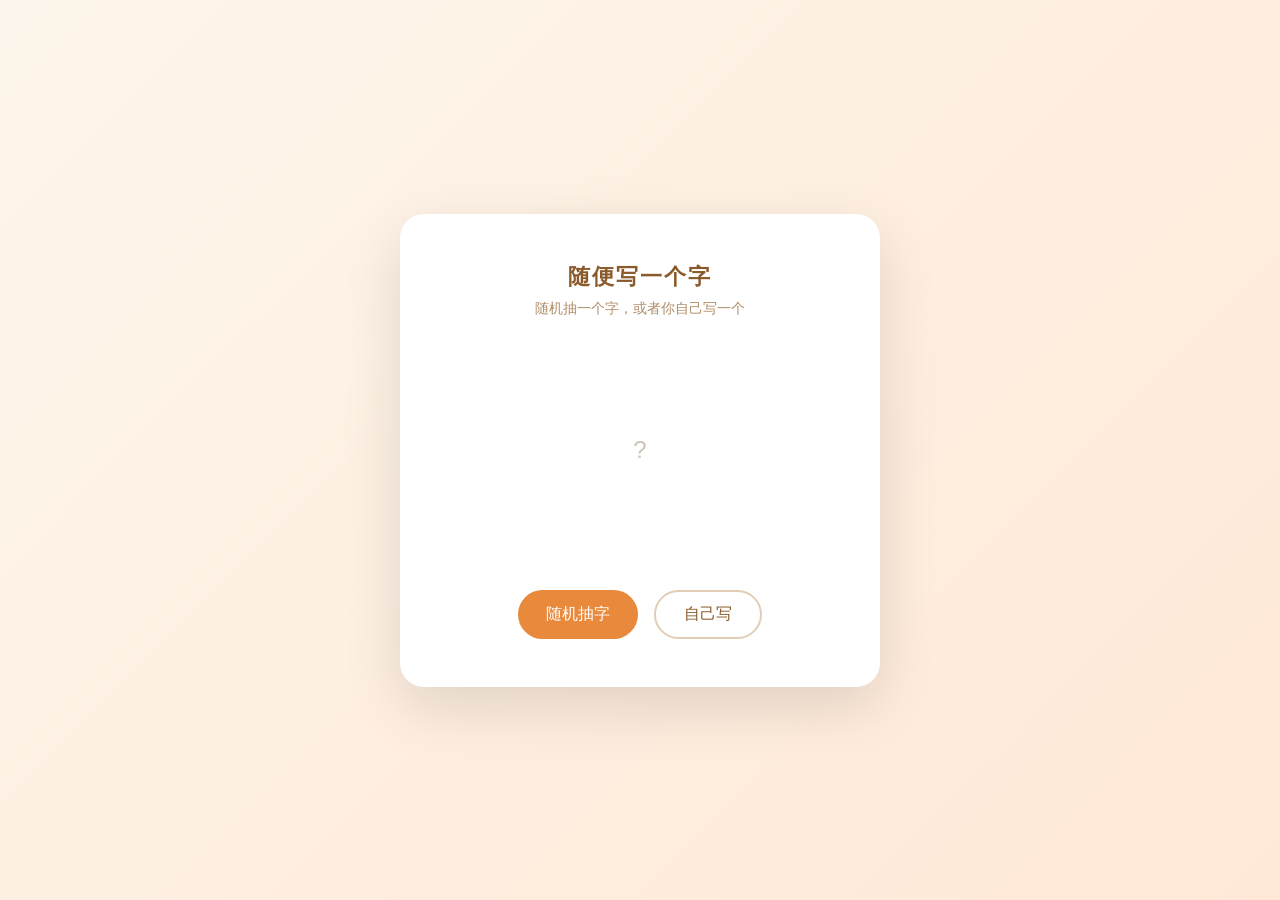
<file: random-char.html>
<!DOCTYPE html>
<html lang="zh">
<head>
<meta charset="UTF-8">
<meta name="viewport" content="width=device-width, initial-scale=1.0">
<title>随便写一个字</title>
<style>
  * { margin: 0; padding: 0; box-sizing: border-box; }
  body {
    font-family: "PingFang SC", "Microsoft YaHei", sans-serif;
    min-height: 100vh;
    display: flex;
    flex-direction: column;
    align-items: center;
    justify-content: center;
    background: linear-gradient(135deg, #fdf6ec 0%, #ffe8d6 100%);
    padding: 24px;
  }
  .card {
    background: #fff;
    border-radius: 24px;
    box-shadow: 0 20px 60px rgba(0,0,0,0.12);
    padding: 48px 56px;
    text-align: center;
    max-width: 480px;
    width: 100%;
  }
  h1 {
    font-size: 22px;
    color: #8a5a2b;
    margin-bottom: 8px;
    letter-spacing: 2px;
  }
  .sub {
    font-size: 14px;
    color: #b08d68;
    margin-bottom: 32px;
  }
  .char-box {
    font-size: 180px;
    line-height: 1;
    color: #5b4632;
    min-height: 200px;
    display: flex;
    align-items: center;
    justify-content: center;
    user-select: none;
  }
  .char-box .hint {
    font-size: 24px;
    color: #ccc3b8;
  }
  .btns {
    display: flex;
    gap: 16px;
    justify-content: center;
    margin-top: 40px;
  }
  button {
    font-size: 16px;
    padding: 12px 28px;
    border: none;
    border-radius: 40px;
    cursor: pointer;
    transition: all .2s;
    font-family: inherit;
  }
  .btn-random {
    background: #e8893c;
    color: #fff;
  }
  .btn-random:hover { background: #d97a2c; transform: translateY(-2px); }
  .btn-write {
    background: #fff;
    color: #8a5a2b;
    border: 2px solid #e3cdb4;
  }
  .btn-write:hover { border-color: #c9a876; background: #fdf6ec; }
  .write-area {
    margin-top: 24px;
    display: none;
  }
  .write-area.show { display: block; }
  textarea {
    width: 100%;
    min-height: 64px;
    border: 2px solid #e3cdb4;
    border-radius: 12px;
    padding: 12px;
    font-size: 18px;
    font-family: inherit;
    resize: vertical;
    outline: none;
  }
  textarea:focus { border-color: #e8893c; }
</style>
</head>
<body>
  <div class="card">
    <h1>随便写一个字</h1>
    <p class="sub">随机抽一个字，或者你自己写一个</p>
    <div class="char-box" id="charBox">
      <span class="hint">?</span>
    </div>
    <div class="btns">
      <button class="btn-random" onclick="randomChar()">随机抽字</button>
      <button class="btn-write" onclick="toggleWrite()">自己写</button>
    </div>
    <div class="write-area" id="writeArea">
      <textarea id="input" maxlength="1" placeholder="输入一个字…" oninput="showWritten(this.value)"></textarea>
    </div>
  </div>

<script>
  const chars = "天地玄黄宇宙洪荒日月盈昃辰宿列张寒来暑往秋收冬藏金木水火土仁义礼智信山河湖海春夏秋冬风雨雷电笔墨纸砚诗词歌赋";
  const charBox = document.getElementById('charBox');
  const writeArea = document.getElementById('writeArea');

  function randomChar() {
    const c = chars[Math.floor(Math.random() * chars.length)];
    charBox.innerHTML = c;
    writeArea.classList.remove('show');
    document.getElementById('input').value = '';
  }

  function toggleWrite() {
    writeArea.classList.toggle('show');
    if (writeArea.classList.contains('show')) {
      document.getElementById('input').focus();
    }
  }

  function showWritten(v) {
    charBox.innerHTML = v || '<span class="hint">?</span>';
  }
</script>
</body>
</html>
</file>
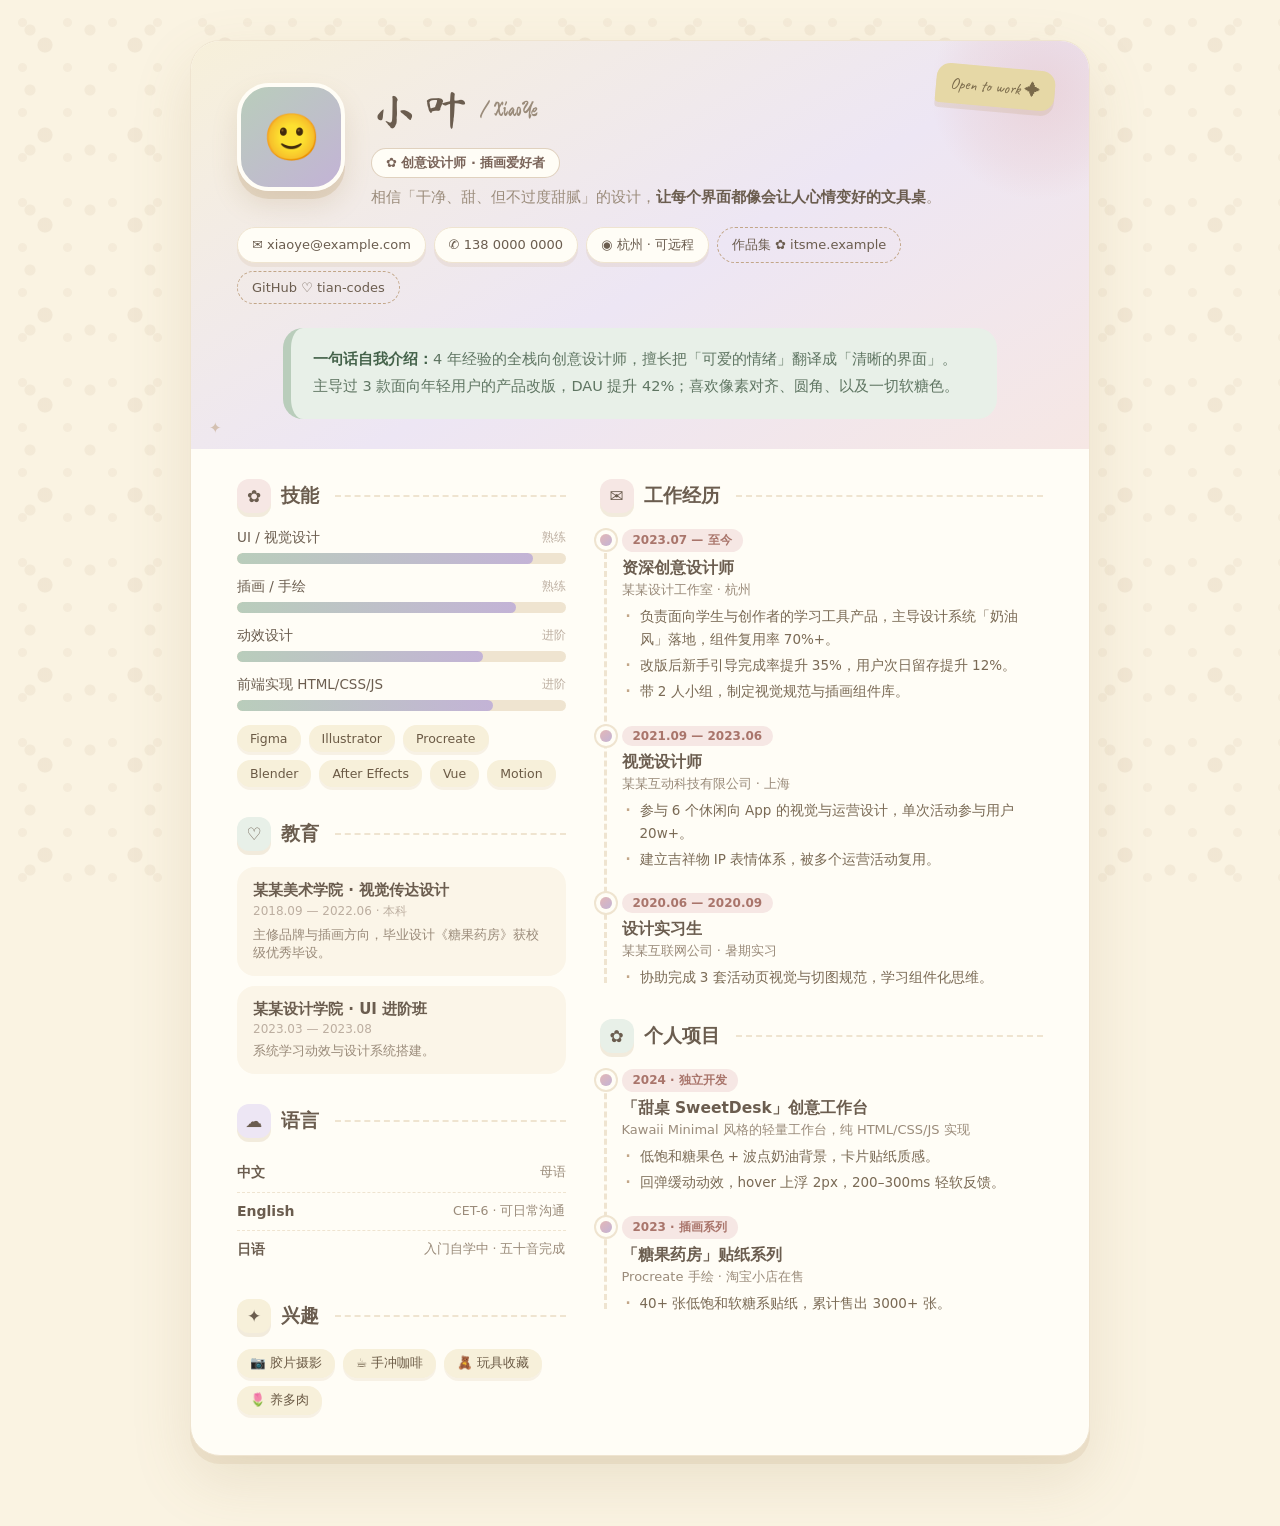
<file: sweet-resume.html>
<!DOCTYPE html>
<html lang="zh-CN">
<head>
<meta charset="UTF-8">
<meta name="viewport" content="width=device-width, initial-scale=1.0">
<title>✿ 小甜简历 · SweetResume</title>
<link rel="preconnect" href="https://fonts.googleapis.com">
<link rel="preconnect" href="https://fonts.gstatic.com" crossorigin>
<link href="https://fonts.googleapis.com/css2?family=Ma+Shan+Zheng&family=Caveat:wght@600&display=swap" rel="stylesheet">
<style>
  :root {
    --bg: #FAF3E2;
    --dot: #C2A688;
    --card: #FFFDF6;
    --ink: #6B5D4F;
    --ink-soft: #9A8B7A;
    --ink-faint: #BCAEA0;
    --line: #EFE4D0;

    --pink:  #E3B7B6;
    --pink-soft:  #F6E7E4;
    --purple:#C3B3D6;
    --purple-soft:#EDE6F4;
    --mint:  #B9CDBB;
    --mint-soft:  #E8F0E8;
    --yellow:#E6D8A6;
    --yellow-soft:#F7F0DA;
    --brown: #C2A688;
    --brown-soft: #F1E6D6;

    --shadow: 0 6px 0 rgba(196,168,130,.16), 0 16px 34px rgba(158,128,82,.12);
    --bounce: cubic-bezier(.34,1.56,.64,1);
    --ease:  cubic-bezier(.22,1,.36,1);
  }

  * { margin: 0; padding: 0; box-sizing: border-box; }

  body {
    min-height: 100vh;
    font-family: "PingFang SC", "Hiragino Sans GB", "Microsoft YaHei", system-ui, sans-serif;
    color: var(--ink);
    background-color: var(--bg);
    background-image:
      radial-gradient(circle at 50% 50%, rgba(194,166,136,.16) 0, rgba(194,166,136,.16) 7px, transparent 8px),
      radial-gradient(circle at 50% 50%, rgba(194,166,136,.13) 0, rgba(194,166,136,.13) 5px, transparent 6px),
      radial-gradient(circle at 50% 50%, rgba(194,166,136,.10) 0, rgba(194,166,136,.10) 4px, transparent 5px);
    background-size: 90px 90px, 60px 60px, 45px 45px;
    background-attachment: fixed;
    padding: 40px 20px 70px;
    overflow-x: hidden;
  }

  .sheet {
    max-width: 900px; margin: 0 auto;
    background: var(--card);
    border: 1.5px solid var(--line);
    border-radius: 30px;
    box-shadow: 0 8px 0 rgba(196,168,130,.18), 0 24px 60px rgba(158,128,82,.16);
    overflow: hidden;
    transition: transform .4s var(--bounce), box-shadow .4s var(--ease);
  }
  .sheet:hover { transform: translateY(-4px); box-shadow: 0 10px 0 rgba(196,168,130,.18), 0 32px 70px rgba(158,128,82,.2); }

  /* 顶部 */
  .head {
    position: relative;
    padding: 42px 46px 30px;
    background: linear-gradient(150deg, var(--yellow-soft) 0%, var(--purple-soft) 55%, var(--pink-soft) 100%);
    overflow: hidden;
  }
  .head::before {
    content: ""; position: absolute; right: -60px; top: -60px;
    width: 220px; height: 220px; border-radius: 50%;
    background: radial-gradient(circle, rgba(227,183,182,.4) 0, rgba(227,183,182,.15) 50%, transparent 70%);
  }
  .head::after {
    content: "✦"; position: absolute; left: 18px; bottom: 12px;
    font-size: 15px; color: rgba(194,166,136,.6);
  }

  .head-top { display: flex; align-items: flex-start; gap: 26px; position: relative; z-index: 1; }

  .avatar {
    width: 108px; height: 108px; flex: none; border-radius: 32px;
    background: linear-gradient(140deg, var(--mint), var(--purple));
    border: 4px solid #fffdf6;
    box-shadow: 0 8px 0 rgba(196,168,130,.3), 0 14px 26px rgba(158,128,82,.18);
    display: grid; place-items: center;
    font-size: 46px;
    transition: transform .4s var(--bounce);
  }
  .avatar:hover { transform: rotate(-6deg) scale(1.06); }

  .id h1 {
    font-family: "Ma Shan Zheng", "ZCOOL KuaiLe", cursive;
    font-size: 44px; font-weight: 400; line-height: 1.2;
    color: var(--ink);
    display: flex; align-items: center; gap: 12px; flex-wrap: wrap;
  }
  .id .tagline {
    display: inline-block;
    font-size: 13px; font-weight: 600;
    color: #7A6459;
    background: #fffdf6;
    border: 1.5px solid rgba(194,166,136,.5);
    border-radius: 999px; padding: 5px 14px;
    margin-top: 12px;
  }
  .id p.sub { font-size: 15px; color: var(--ink-soft); margin-top: 10px; }
  .id p.sub b { color: var(--ink); font-weight: 700; }

  .contact {
    margin-top: 20px;
    display: flex; flex-wrap: wrap; gap: 8px;
    position: relative; z-index: 1;
  }
  .contact .chip {
    display: inline-flex; align-items: center; gap: 7px;
    font-size: 13px; color: var(--ink);
    background: #fffdf6;
    border: 1.5px solid var(--line);
    border-radius: 999px; padding: 8px 14px;
    box-shadow: 0 4px 0 rgba(196,168,130,.16);
    transition: transform .3s var(--bounce);
  }
  .contact .chip:hover { transform: translateY(-2px); }
  .contact .chip.plain { background: transparent; border-style: dashed; border-color: var(--brown); box-shadow: none; }

  /* 简介条 */
  .intro-bar {
    margin: 24px 46px 0; padding: 18px 22px;
    background: var(--mint-soft);
    border-radius: 20px;
    border-left: 8px solid var(--mint);
    font-size: 14.5px; line-height: 1.9;
    color: #5F7562;
    position: relative; z-index: 1;
  }
  .intro-bar b { color: #44624A; }

  /* 主体 */
  .body {
    padding: 30px 46px 40px;
    display: grid;
    grid-template-columns: 1fr 1.35fr;
    gap: 34px;
  }

  .sec { margin-bottom: 30px; }
  .sec:last-child { margin-bottom: 0; }

  .sec-head { display: flex; align-items: center; gap: 10px; margin-bottom: 16px; }
  .sec-head .badge {
    width: 34px; height: 34px; border-radius: 12px; flex: none;
    display: grid; place-items: center; font-size: 17px;
    box-shadow: 0 4px 0 rgba(196,168,130,.22);
  }
  .sec-head h2 { font-size: 19px; font-weight: 700; color: var(--ink); }
  .sec-head .sq {
    flex: 1; height: 0; border-top: 2px dashed var(--line); margin-left: 6px;
  }

  /* 技能 */
  .skill-row { margin-bottom: 14px; }
  .skill-row .top { display: flex; justify-content: space-between; font-size: 13.5px; margin-bottom: 6px; }
  .skill-row .top .lvl { color: var(--ink-faint); font-size: 12px; }
  .bar { height: 11px; border-radius: 999px; background: var(--line); overflow: hidden; }
  .bar i {
    display: block; height: 100%; border-radius: 999px;
    background: linear-gradient(90deg, var(--mint), var(--purple));
    width: 0; transition: width 1.1s var(--bounce);
  }
  .skill-tags { display: flex; flex-wrap: wrap; gap: 8px; margin-top: 4px; }
  .skill-tags span {
    font-size: 12.5px; color: #6B5A45;
    background: var(--yellow-soft);
    border-radius: 999px; padding: 6px 13px;
    box-shadow: 0 3px 0 rgba(196,168,130,.14);
  }

  /* 教育 */
  .edu { padding: 14px 16px; background: var(--card-soft, #FBF5E8); border-radius: 18px; margin-bottom: 10px; }
  .edu .where { font-weight: 700; font-size: 15px; color: var(--ink); }
  .edu .when { font-size: 12px; color: var(--ink-faint); margin-top: 3px; }
  .edu .maj { font-size: 13px; color: var(--ink-soft); margin-top: 6px; }

  /* 经历时间线 */
  .timeline { position: relative; padding-left: 22px; }
  .timeline::before {
    content: ""; position: absolute; left: 4px; top: 6px; bottom: 6px;
    border-left: 3px dashed var(--line);
  }
  .tl-item { position: relative; padding-bottom: 22px; }
  .tl-item:last-child { padding-bottom: 0; }
  .tl-item::before {
    content: ""; position: absolute; left: -22px; top: 5px;
    width: 12px; height: 12px; border-radius: 50%;
    background: linear-gradient(140deg, var(--pink), var(--purple));
    box-shadow: 0 0 0 4px #fffdf6, 0 0 0 6px var(--line);
  }
  .tl-item .when {
    display: inline-block; font-size: 12px; color: #A9756B;
    background: var(--pink-soft); border-radius: 999px; padding: 3px 11px;
    margin-bottom: 6px; font-weight: 600;
  }
  .tl-item h3 { font-size: 15.5px; color: var(--ink); margin-bottom: 2px; }
  .tl-item .org { font-size: 13px; color: var(--ink-soft); margin-bottom: 6px; }
  .tl-item ul { list-style: none; }
  .tl-item li {
    position: relative; font-size: 13.5px; line-height: 1.7; color: #7A6A55;
    padding-left: 18px; margin-top: 3px;
  }
  .tl-item li::before { content: "·"; position: absolute; left: 4px; color: var(--brown); font-weight: 700; }

  /* 语言 */
  .lang { display: flex; justify-content: space-between; align-items: center; padding: 10px 0; border-bottom: 1.5px dashed var(--line); font-size: 14px; }
  .lang:last-child { border-bottom: none; }
  .lang .l { font-weight: 700; color: var(--ink); }
  .lang .r { color: var(--ink-soft); font-size: 12.5px; }

  /* 小贴纸 */
  .sticker {
    position: absolute;
    display: inline-block;
    font-family: "Caveat", "Ma Shan Zheng", cursive;
    background: var(--yellow);
    color: #7A6A4A;
    font-size: 16px; line-height: 1;
    padding: 12px 14px;
    border-radius: 14px 14px 14px 4px;
    box-shadow: 0 5px 0 rgba(196,168,130,.25);
    transform: rotate(5deg);
    transition: transform .4s var(--bounce);
  }
  .sticker:hover { transform: rotate(0) scale(1.08); }

  /* 打印 */
  @media print {
    body { background: #fff; padding: 0; }
    body { background-image: none !important; }
    .sheet { box-shadow: none; border: none; border-radius: 0; }
    .sticker { display: none; }
  }
  @media (max-width: 760px) {
    .head, .body { padding-left: 24px; padding-right: 24px; }
    .intro-bar { margin-left: 24px; margin-right: 24px; }
    .body { grid-template-columns: 1fr; }
    .id h1 { font-size: 34px; }
  }
</style>
</head>
<body>

<div class="sheet">
  <div class="head">
    <div class="sticker" style="right:34px; top:26px; background:var(--yellow)">Open to work ✦</div>
    <div class="sticker" style="left:60%; top:40px; transform:rotate(-6deg); background:var(--pink-soft); color:#A9756B; display:none">· · ·</div>

    <div class="head-top">
      <div class="avatar">🙂</div>
      <div class="id">
        <h1>小 叶 <span style="font-size:20px;color:var(--ink-soft)">/ XiaoYe</span></h1>
        <span class="tagline">✿ 创意设计师 · 插画爱好者</span>
        <p class="sub">相信「干净、甜、但不过度甜腻」的设计，<b>让每个界面都像会让人心情变好的文具桌</b>。</p>
      </div>
    </div>

    <div class="contact">
      <span class="chip">✉ xiaoye@example.com</span>
      <span class="chip">✆ 138 0000 0000</span>
      <span class="chip">◉ 杭州 · 可远程</span>
      <span class="chip plain">作品集 ✿ itsme.example</span>
      <span class="chip plain">GitHub ♡ tian-codes</span>
    </div>

    <div class="intro-bar">
      <b>一句话自我介绍：</b>4 年经验的全栈向创意设计师，擅长把「可爱的情绪」翻译成「清晰的界面」。
      主导过 3 款面向年轻用户的产品改版，DAU 提升 42%；喜欢像素对齐、圆角、以及一切软糖色。
    </div>
  </div>

  <div class="body">
    <!-- 左栏 -->
    <div>
      <div class="sec">
        <div class="sec-head">
          <span class="badge" style="background:var(--pink-soft)">✿</span>
          <h2>技能</h2>
          <span class="sq"></span>
        </div>

        <div class="skill-row">
          <div class="top"><span>UI / 视觉设计</span><span class="lvl">熟练</span></div>
          <div class="bar"><i data-w="90"></i></div>
        </div>
        <div class="skill-row">
          <div class="top"><span>插画 / 手绘</span><span class="lvl">熟练</span></div>
          <div class="bar"><i data-w="85"></i></div>
        </div>
        <div class="skill-row">
          <div class="top"><span>动效设计</span><span class="lvl">进阶</span></div>
          <div class="bar"><i data-w="75"></i></div>
        </div>
        <div class="skill-row">
          <div class="top"><span>前端实现 HTML/CSS/JS</span><span class="lvl">进阶</span></div>
          <div class="bar"><i data-w="78"></i></div>
        </div>

        <div class="skill-tags" style="margin-top:14px">
          <span>Figma</span><span>Illustrator</span><span>Procreate</span>
          <span>Blender</span><span>After Effects</span><span>Vue</span><span>Motion</span>
        </div>
      </div>

      <div class="sec">
        <div class="sec-head">
          <span class="badge" style="background:var(--mint-soft)">♡</span>
          <h2>教育</h2>
          <span class="sq"></span>
        </div>
        <div class="edu">
          <div class="where">某某美术学院 · 视觉传达设计</div>
          <div class="when">2018.09 — 2022.06 · 本科</div>
          <div class="maj">主修品牌与插画方向，毕业设计《糖果药房》获校级优秀毕设。</div>
        </div>
        <div class="edu">
          <div class="where">某某设计学院 · UI 进阶班</div>
          <div class="when">2023.03 — 2023.08</div>
          <div class="maj">系统学习动效与设计系统搭建。</div>
        </div>
      </div>

      <div class="sec">
        <div class="sec-head">
          <span class="badge" style="background:var(--purple-soft)">☁</span>
          <h2>语言</h2>
          <span class="sq"></span>
        </div>
        <div class="lang"><span class="l">中文</span><span class="r">母语</span></div>
        <div class="lang"><span class="l">English</span><span class="r">CET-6 · 可日常沟通</span></div>
        <div class="lang"><span class="l">日语</span><span class="r">入门自学中 · 五十音完成</span></div>
      </div>

      <div class="sec">
        <div class="sec-head">
          <span class="badge" style="background:var(--yellow-soft)">✦</span>
          <h2>兴趣</h2>
          <span class="sq"></span>
        </div>
        <div class="skill-tags">
          <span>📷 胶片摄影</span><span>☕ 手冲咖啡</span><span>🧸 玩具收藏</span><span>🌷 养多肉</span>
        </div>
      </div>
    </div>

    <!-- 右栏 -->
    <div>
      <div class="sec">
        <div class="sec-head">
          <span class="badge" style="background:var(--pink-soft)">✉</span>
          <h2>工作经历</h2>
          <span class="sq"></span>
        </div>
        <div class="timeline">
          <div class="tl-item">
            <span class="when">2023.07 — 至今</span>
            <h3>资深创意设计师</h3>
            <div class="org">某某设计工作室 · 杭州</div>
            <ul>
              <li>负责面向学生与创作者的学习工具产品，主导设计系统「奶油风」落地，组件复用率 70%+。</li>
              <li>改版后新手引导完成率提升 35%，用户次日留存提升 12%。</li>
              <li>带 2 人小组，制定视觉规范与插画组件库。</li>
            </ul>
          </div>
          <div class="tl-item">
            <span class="when">2021.09 — 2023.06</span>
            <h3>视觉设计师</h3>
            <div class="org">某某互动科技有限公司 · 上海</div>
            <ul>
              <li>参与 6 个休闲向 App 的视觉与运营设计，单次活动参与用户 20w+。</li>
              <li>建立吉祥物 IP 表情体系，被多个运营活动复用。</li>
            </ul>
          </div>
          <div class="tl-item">
            <span class="when">2020.06 — 2020.09</span>
            <h3>设计实习生</h3>
            <div class="org">某某互联网公司 · 暑期实习</div>
            <ul>
              <li>协助完成 3 套活动页视觉与切图规范，学习组件化思维。</li>
            </ul>
          </div>
        </div>
      </div>

      <div class="sec">
        <div class="sec-head">
          <span class="badge" style="background:var(--mint-soft)">✿</span>
          <h2>个人项目</h2>
          <span class="sq"></span>
        </div>
        <div class="timeline">
          <div class="tl-item">
            <span class="when">2024 · 独立开发</span>
            <h3>「甜桌 SweetDesk」创意工作台</h3>
            <div class="org">Kawaii Minimal 风格的轻量工作台，纯 HTML/CSS/JS 实现</div>
            <ul>
              <li>低饱和糖果色 + 波点奶油背景，卡片贴纸质感。</li>
              <li>回弹缓动动效，hover 上浮 2px，200–300ms 轻软反馈。</li>
            </ul>
          </div>
          <div class="tl-item">
            <span class="when">2023 · 插画系列</span>
            <h3>「糖果药房」贴纸系列</h3>
            <div class="org">Procreate 手绘 · 淘宝小店在售</div>
            <ul>
              <li>40+ 张低饱和软糖系贴纸，累计售出 3000+ 张。</li>
            </ul>
          </div>
        </div>
      </div>
    </div>
  </div>
</div>

<script>
const $ = s => document.querySelector(s);
const $$ = s => document.querySelectorAll(s);

/* 技能条滚动进场 */
const bars = $$('.skill-row .bar i');
const io = new IntersectionObserver(es => {
  es.forEach(e => {
    if (e.isIntersecting) {
      e.target.style.width = e.target.dataset.w + '%';
      io.unobserve(e.target);
    }
  });
}, { threshold: .4 });
bars.forEach(b => io.observe(b));
</script>
</body>
</html>
</file>
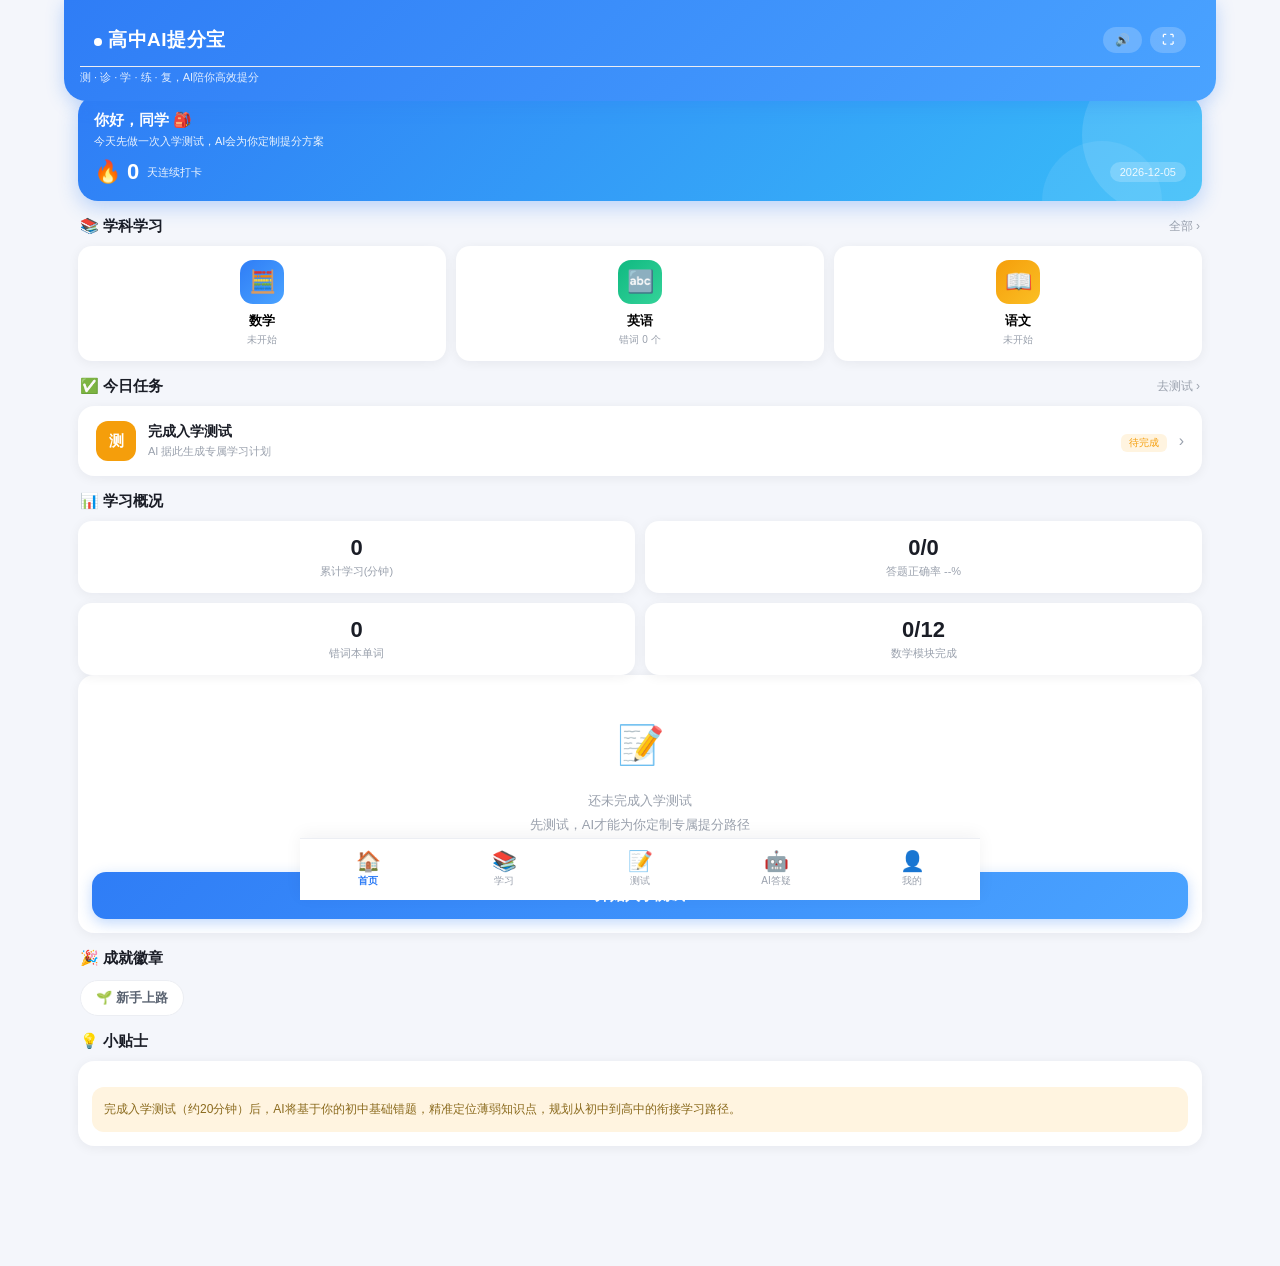
<file: 高中AI提分宝.html>
<!DOCTYPE html>
<html lang="zh-CN">
<head>
<meta charset="UTF-8">
<meta name="viewport" content="width=device-width, initial-scale=1.0, maximum-scale=1.0, user-scalable=no, viewport-fit=cover">
<meta name="theme-color" content="#2f7df6">
<meta name="apple-mobile-web-app-capable" content="yes">
<meta name="apple-mobile-web-app-status-bar-style" content="black-translucent">
<title>高中AI提分宝</title>
<style>
:root{
  --bg:#f4f6fb;
  --card:#ffffff;
  --ink:#1a1d26;
  --ink-2:#5b6472;
  --ink-3:#9aa1ad;
  --line:#eceef3;
  --brand:#2f7df6;
  --brand-g:#4aa3ff;
  --green:#10b981;
  --orange:#f59e0b;
  --red:#ef4444;
  --purple:#8b5cf6;
  --radius:16px;
  --shadow:0 2px 12px rgba(20,24,40,.06);
  --tab-h:62px;
}
[data-theme="dark"]{
  --bg:#0f1116;
  --card:#1a1e26;
  --ink:#e8eaf0;
  --ink-2:#a3abb8;
  --ink-3:#6b7382;
  --line:#262c38;
  --shadow:0 2px 12px rgba(0,0,0,.4);
}
*{margin:0;padding:0;box-sizing:border-box;-webkit-tap-highlight-color:transparent}
html{scroll-behavior:smooth}
body{
  font-family:-apple-system,BlinkMacSystemFont,"PingFang SC","HarmonyOS Sans","Microsoft YaHei",sans-serif;
  background:var(--bg);color:var(--ink);
  max-width:680px;margin:0 auto;padding-bottom:calc(var(--tab-h) + 24px);
  -webkit-font-smoothing:antialiased;
}
/* 桌面全屏适配 */
@media (min-width:820px){
  body{max-width:1200px;padding:0 24px calc(var(--tab-h) + 24px)}
  .page{padding:0 24px 20px}
  .tabbar{max-width:1200px}
  .sheet{max-width:1200px}
  .subject-grid{grid-template-columns:repeat(3,1fr);gap:14px}
  .subject-cell{padding:20px 14px}
  .subject-cell .ico{width:56px;height:56px;font-size:28px;border-radius:16px}
  .subject-cell .nm{font-size:16px}
  .subject-cell .st{font-size:12px}
  .stat-grid{grid-template-columns:repeat(4,1fr)}
  .hero-card{padding:22px 24px}
  .hero-card .greet{font-size:19px}
  .hero-card .quote{font-size:13px}
  .appbar{padding:18px 26px 20px;border-radius:0 0 24px 24px}
  .appbar h1{font-size:22px}
  .q-card{padding:22px}
  .qtext{font-size:18px}
  .video-slide .txt{font-size:20px}
  .chat-wrap{height:calc(100vh - 150px)}
  .card .row{padding:15px 18px}
}
/* 平板两列 */
@media (min-width:640px) and (max-width:819px){
  .subject-grid{grid-template-columns:repeat(3,1fr)}
  .stat-grid{grid-template-columns:repeat(2,1fr)}
}
::-webkit-scrollbar{display:none}
.page{display:none;padding:0 14px 20px;animation:fadein .22s ease}
.page.active{display:block}
@keyframes fadein{from{opacity:0;transform:translateY(6px)}to{opacity:1;transform:none}}
button{font-family:inherit}
.hidden{display:none!important}

/* ---------- appbar ---------- */
.appbar{
  position:sticky;top:0;z-index:50;
  background:linear-gradient(135deg,var(--brand),var(--brand-g));
  color:#fff;padding:14px 16px 16px;border-radius:0 0 22px 22px;
  box-shadow:0 4px 18px rgba(47,125,246,.28);
}
.appbar .row{display:flex;align-items:center;justify-content:space-between}
.appbar h1{font-size:19px;font-weight:800;letter-spacing:.5px}
.appbar h1 .dot{display:inline-block;width:8px;height:8px;border-radius:50%;background:#fff;margin-right:6px;animation:blink 1.6s infinite}
@keyframes blink{50%{opacity:.35}}
.appbar .sub{font-size:11px;opacity:.85;margin-top:3px}
.appbar .btns{display:flex;gap:8px}
.appbar .btns .btn{background:rgba(255,255,255,.2);border:none;color:#fff;border-radius:99px;padding:6px 12px;font-size:12px;cursor:pointer}
.appbar .btns .btn:active{transform:scale(.96)}

/* ---------- home ---------- */
.hero-card{
  margin:-6px 0 14px;padding:16px;border-radius:20px;color:#fff;
  background:linear-gradient(135deg,#2f7df6,#38bdf8);
  box-shadow:0 6px 20px rgba(47,125,246,.3);
  position:relative;overflow:hidden;
}
.hero-card:after{content:"";position:absolute;right:-40px;top:-40px;width:160px;height:160px;border-radius:50%;background:rgba(255,255,255,.12)}
.hero-card:before{content:"";position:absolute;right:40px;bottom:-60px;width:120px;height:120px;border-radius:50%;background:rgba(255,255,255,.08)}
.hero-card .greet{font-size:15px;font-weight:700}
.hero-card .quote{font-size:11px;opacity:.9;margin-top:4px}
.hero-card .streak{margin-top:10px;display:flex;gap:8px;align-items:center}
.hero-card .streak b{font-size:22px;font-weight:800}
.hero-card .streak span{font-size:11px;opacity:.9}
.chip-mini{background:rgba(255,255,255,.22);border-radius:99px;padding:4px 10px;font-size:11px;display:inline-flex;gap:4px;align-items:center}

/* ---------- section ---------- */
.sec-title{display:flex;align-items:center;justify-content:space-between;margin:16px 2px 10px}
.sec-title h3{font-size:15px;font-weight:800}
.sec-title .more{font-size:12px;color:var(--ink-3);cursor:pointer}
.sec-title .more:active{opacity:.6}

/* ---------- cards ---------- */
.card{background:var(--card);border-radius:var(--radius);box-shadow:var(--shadow);margin-bottom:14px;overflow:hidden}
.subject-grid{display:grid;grid-template-columns:repeat(3,1fr);gap:10px}
.subject-cell{
  background:var(--card);border-radius:14px;box-shadow:var(--shadow);padding:14px 10px;text-align:center;cursor:pointer;
  transition:transform .12s;border:none;
}
.subject-cell:active{transform:scale(.96)}
.subject-cell .ico{width:44px;height:44px;border-radius:13px;margin:0 auto 8px;display:flex;align-items:center;justify-content:center;font-size:22px;color:#fff}
.subject-cell .nm{font-size:13px;font-weight:700}
.subject-cell .st{font-size:10px;color:var(--ink-3);margin-top:3px}
.sc-math{background:linear-gradient(135deg,#2f7df6,#4aa3ff)}
.sc-eng{background:linear-gradient(135deg,#10b981,#34d399)}
.sc-cn{background:linear-gradient(135deg,#f59e0b,#fbbf24)}

/* ---------- chips/tabs ---------- */
.chips{display:flex;gap:8px;margin:12px 2px;overflow-x:auto}
.chip{flex:none;font-size:13px;font-weight:600;padding:8px 15px;border-radius:99px;background:var(--card);color:var(--ink-2);border:1px solid var(--line);cursor:pointer;transition:.15s}
.chip.active{background:var(--brand);color:#fff;border-color:var(--brand)}
.subtab{display:flex;gap:6px;margin:12px 0;background:var(--card);border-radius:12px;padding:4px;box-shadow:var(--shadow)}
.subtab button{flex:1;border:none;background:transparent;color:var(--ink-2);font-size:13px;font-weight:700;padding:8px;border-radius:9px;cursor:pointer}
.subtab button.active{background:var(--brand);color:#fff}

/* ---------- lists ---------- */
.row{display:flex;align-items:center;gap:12px;padding:13px 14px;cursor:pointer;border-bottom:1px solid var(--line);transition:.12s}
.row:last-child{border-bottom:none}
.row:active{background:rgba(47,125,246,.05)}
.row .badge{width:40px;height:40px;border-radius:12px;display:flex;align-items:center;justify-content:center;font-weight:800;font-size:15px;color:#fff;flex:none}
.row .body{flex:1;min-width:0}
.row .body .t{font-size:14px;font-weight:700}
.row .body .s{font-size:11px;color:var(--ink-3);margin-top:2px;line-height:1.5}
.row .arrow{color:var(--ink-3);font-size:16px}
.tag{font-size:10px;padding:2px 8px;border-radius:6px;display:inline-block;margin-top:4px}
.tag.blue{background:#e8f0ff;color:var(--brand)}
.tag.green{background:#e6f9f1;color:var(--green)}
.tag.orange{background:#fff4e0;color:var(--orange)}
.tag.red{background:#ffe9e9;color:var(--red)}
.tag.purple{background:#f0eaff;color:var(--purple)}

/* ---------- buttons ---------- */
.btn{
  display:block;width:100%;border:none;border-radius:14px;padding:14px;font-size:15px;font-weight:800;cursor:pointer;transition:.15s;
}
.btn:active{transform:scale(.98)}
.btn.primary{background:linear-gradient(135deg,var(--brand),var(--brand-g));color:#fff;box-shadow:0 4px 14px rgba(47,125,246,.3)}
.btn.primary:disabled{opacity:.5}
.btn.ghost{background:var(--card);color:var(--ink);border:1px solid var(--line)}
.btn.green{background:var(--green);color:#fff}
.btn.sm{padding:10px;font-size:13px;border-radius:11px;display:inline-block;width:auto}

/* ---------- quiz ---------- */
.quiz-head{display:flex;align-items:center;justify-content:space-between;margin-bottom:14px}
.quiz-progress{height:6px;background:var(--line);border-radius:99px;overflow:hidden;margin-bottom:18px}
.quiz-progress i{display:block;height:100%;background:linear-gradient(90deg,var(--brand),var(--brand-g));border-radius:99px;transition:width .3s}
.q-card{background:var(--card);border-radius:var(--radius);box-shadow:var(--shadow);padding:18px}
.q-card .qidx{font-size:11px;color:var(--brand);font-weight:700}
.q-card .qtext{font-size:16px;font-weight:700;line-height:1.6;margin:8px 0 16px}
.opt{
  display:flex;align-items:center;gap:10px;border:1.5px solid var(--line);border-radius:12px;padding:12px 14px;margin-bottom:10px;cursor:pointer;transition:.15s;font-size:14px;
}
.opt:active{transform:scale(.99)}
.opt .key{width:26px;height:26px;border-radius:8px;background:var(--bg);display:flex;align-items:center;justify-content:center;font-weight:800;font-size:12px;color:var(--ink-2);flex:none}
.opt.correct{border-color:var(--green);background:#e6f9f1}
.opt.correct .key{background:var(--green);color:#fff}
.opt.wrong{border-color:var(--red);background:#ffe9e9}
.opt.wrong .key{background:var(--red);color:#fff}
.opt.disabled{pointer-events:none}
.explain{margin-top:8px;padding:12px;border-radius:12px;background:#f0f6ff;font-size:13px;line-height:1.7;display:none}
[data-theme="dark"] .explain{background:#1b2a44}
.explain.show{display:block}
.explain b{color:var(--brand)}
.inline-input{width:100%;border:1.5px solid var(--line);border-radius:12px;padding:12px 14px;font-size:15px;outline:none;background:var(--card);color:var(--ink)}
.inline-input:focus{border-color:var(--brand)}
.answer-box{margin-top:14px}

/* ---------- radar ---------- */
.radar-wrap{display:flex;justify-content:center;padding:6px 0 0}
.radar-legend{display:flex;flex-wrap:wrap;gap:6px;justify-content:center;margin-top:6px}
.radar-legend span{font-size:10px;color:var(--ink-2);display:flex;align-items:center;gap:4px}
.radar-legend i{width:8px;height:8px;border-radius:2px;display:inline-block}
.bar-row{display:flex;align-items:center;gap:10px;margin-bottom:12px}
.bar-row .lbl{font-size:12px;font-weight:700;width:84px;flex:none}
.bar-row .track{flex:1;height:8px;background:var(--line);border-radius:99px;overflow:hidden}
.bar-row .track i{display:block;height:100%;border-radius:99px;transition:width .6s ease}
.bar-row .val{font-size:12px;font-weight:800;width:34px;text-align:right}

/* ---------- chat ---------- */
.chat-wrap{display:flex;flex-direction:column;height:calc(100vh - 130px)}
.chat-log{flex:1;overflow-y:auto;padding:6px 2px;display:flex;flex-direction:column;gap:10px}
.msg{display:flex;gap:8px;max-width:86%}
.msg .av{width:30px;height:30px;border-radius:50%;background:linear-gradient(135deg,var(--brand),var(--brand-g));color:#fff;font-size:14px;display:flex;align-items:center;justify-content:center;flex:none}
.msg .bubble{padding:10px 13px;border-radius:14px;font-size:14px;line-height:1.7;white-space:pre-wrap;word-break:break-word}
.msg.ai{align-self:flex-start}
.msg.ai .bubble{background:var(--card);box-shadow:var(--shadow);border-radius:4px 14px 14px 14px}
.msg.me{align-self:flex-end;flex-direction:row-reverse}
.msg.me .bubble{background:linear-gradient(135deg,var(--brand),var(--brand-g));color:#fff;border-radius:14px 4px 14px 14px}
.msg.me .av{background:linear-gradient(135deg,#10b981,#34d399)}
.chat-input{display:flex;gap:8px;padding:10px 0;background:var(--bg)}
.chat-input input{flex:1;border:1.5px solid var(--line);border-radius:99px;padding:11px 16px;font-size:14px;outline:none;background:var(--card);color:var(--ink)}
.chat-input input:focus{border-color:var(--brand)}
.chat-input .send{width:42px;height:42px;border-radius:50%;border:none;background:linear-gradient(135deg,var(--brand),var(--brand-g));color:#fff;font-size:17px;cursor:pointer;flex:none}
.quick-q{margin:4px 2px 10px;display:flex;gap:8px;overflow-x:auto}
.quick-q span{flex:none;font-size:11px;color:var(--brand);background:var(--card);border:1px solid #dbe7ff;padding:6px 12px;border-radius:99px;cursor:pointer}
[data-theme="dark"] .quick-q span{border-color:#2b3a5c}
.cursor-blink::after{content:"▌";animation:blink 1s infinite}

/* ---------- stat grid ---------- */
.stat-grid{display:grid;grid-template-columns:repeat(2,1fr);gap:10px}
.stat-cell{background:var(--card);border-radius:14px;box-shadow:var(--shadow);padding:14px;text-align:center}
.stat-cell b{font-size:22px;font-weight:800;display:block}
.stat-cell .lab{font-size:11px;color:var(--ink-3);margin-top:4px}

/* ---------- dictation ---------- */
.dict-card{background:var(--card);border-radius:var(--radius);box-shadow:var(--shadow);padding:20px;text-align:center}
.dict-card .word-ph{font-size:15px;color:var(--brand);font-weight:700;margin-top:8px;letter-spacing:.5px}
.dict-card .word-meaning{font-size:14px;color:var(--ink-2);margin-top:6px}
.dict-card .bigword{font-size:30px;font-weight:800;margin-top:10px;letter-spacing:1px}
.speaker{
  width:58px;height:58px;border-radius:50%;border:none;margin:16px auto 0;display:flex;align-items:center;justify-content:center;
  background:linear-gradient(135deg,var(--brand),var(--brand-g));color:#fff;font-size:24px;cursor:pointer;box-shadow:0 4px 14px rgba(47,125,246,.35);
}
.speaker:active{transform:scale(.94)}
.speaker.playing{animation:pulse 1s infinite}
@keyframes pulse{50%{box-shadow:0 0 0 10px rgba(47,125,246,.15)}}
.dict-flash{min-height:60px;display:flex;align-items:center;justify-content:center}
.dict-flash .verdict{font-size:17px;font-weight:800}
.dict-flash .verdict.ok{color:var(--green)}
.dict-flash .verdict.no{color:var(--red)}

/* ---------- word card flip ---------- */
.word-card{perspective:1000px;height:210px;margin-bottom:14px;cursor:pointer}
.word-inner{position:relative;width:100%;height:100%;transition:transform .5s;transform-style:preserve-3d}
.word-card.flip .word-inner{transform:rotateY(180deg)}
.word-face{position:absolute;inset:0;backface-visibility:hidden;border-radius:var(--radius);background:var(--card);box-shadow:var(--shadow);display:flex;flex-direction:column;align-items:center;justify-content:center;padding:18px;text-align:center}
.word-face.back{transform:rotateY(180deg)}
.word-face .w{font-size:26px;font-weight:800}
.word-face .p{font-size:13px;color:var(--ink-3);margin-top:6px}
.word-face .m{font-size:17px;font-weight:700;margin-top:10px}
.word-face .e{font-size:13px;color:var(--ink-2);margin-top:10px;line-height:1.6;font-style:italic}
.word-face .hint{position:absolute;bottom:12px;font-size:10px;color:var(--ink-3)}

/* ---------- toast ---------- */
#toast{
  position:fixed;left:50%;top:14%;transform:translateX(-50%);z-index:999;
  background:rgba(20,23,31,.9);color:#fff;padding:10px 18px;border-radius:99px;font-size:13px;
  opacity:0;pointer-events:none;transition:.25s;max-width:80%;text-align:center;
}
#toast.show{opacity:1}
#toast.ok{background:rgba(16,185,129,.95)}
#toast.err{background:rgba(239,68,68,.95)}

/* ---------- tabbar ---------- */
.tabbar{
  position:fixed;bottom:0;left:50%;transform:translateX(-50%);width:100%;max-width:680px;z-index:90;
  background:var(--card);border-top:1px solid var(--line);height:var(--tab-h);
  display:flex;align-items:center;justify-content:space-around;padding-bottom:env(safe-area-inset-bottom);
  box-shadow:0 -4px 16px rgba(20,24,40,.05);
}
.tabbar .tab{flex:1;background:none;border:none;color:var(--ink-3);font-size:10px;cursor:pointer;display:flex;flex-direction:column;align-items:center;gap:3px;padding:6px 0}
.tabbar .tab .i{font-size:20px;line-height:1}
.tabbar .tab.active{color:var(--brand);font-weight:700}
.tabbar .tab.active .i{transform:translateY(-1px)}
.tabbar .tab .i-wrap{position:relative}
.tabbar .tab .dot{position:absolute;top:-2px;right:-6px;width:8px;height:8px;border-radius:50%;background:var(--red)}

/* ---------- misc ---------- */
.mask{position:fixed;inset:0;background:rgba(20,24,40,.5);z-index:120;display:flex;align-items:flex-end;justify-content:center}
.sheet{width:100%;max-width:680px;background:var(--card);border-radius:20px 20px 0 0;padding:18px 16px 30px;animation:up .25s ease}
@keyframes up{from{transform:translateY(40px);opacity:0}to{transform:none;opacity:1}}
.sheet h3{font-size:16px;font-weight:800;margin-bottom:14px}
.sheet .close{float:right;font-size:20px;color:var(--ink-3);background:none;border:none;cursor:pointer}
.switch-row{display:flex;align-items:center;justify-content:space-between;padding:13px 2px;border-bottom:1px solid var(--line);font-size:14px}
.switch-row:last-child{border-bottom:none}
.switch{position:relative;width:46px;height:26px;background:var(--line);border-radius:99px;cursor:pointer;transition:.2s;border:none}
.switch::after{content:"";position:absolute;top:3px;left:3px;width:20px;height:20px;border-radius:50%;background:#fff;transition:.2s;box-shadow:0 1px 3px rgba(0,0,0,.2)}
.switch.on{background:var(--brand)}
.switch.on::after{left:23px}
.kv{display:flex;justify-content:space-between;padding:12px 2px;border-bottom:1px solid var(--line);font-size:14px}
.kv:last-child{border-bottom:none}
.kv .k{color:var(--ink-2)}
.kv .v{font-weight:700}
.empty{padding:36px 20px;text-align:center;color:var(--ink-3);font-size:13px;line-height:1.8}
.empty .big{font-size:38px;margin-bottom:10px}
.poem-line{margin-bottom:10px}
.poem-line .pl{font-size:16px;line-height:1.9;letter-spacing:1px}
.poem-line .blank{display:inline-block;border-bottom:2px solid var(--brand);min-width:60px;text-align:center;color:var(--brand);font-weight:800;cursor:pointer}
.poem-line .blank.done{border-bottom-color:var(--green);color:var(--green)}
.score-ring{width:92px;height:92px;margin:0 auto}
.tip-box{margin-top:12px;padding:12px;border-radius:12px;background:#fff4e0;font-size:12px;line-height:1.7;color:#8a6a1d}
[data-theme="dark"] .tip-box{background:#3a2f14;color:#e8c877}
.pill-ok{display:inline-block;background:#e6f9f1;color:var(--green);font-size:11px;font-weight:700;padding:3px 9px;border-radius:99px}
.pill-warn{display:inline-block;background:#fff4e0;color:var(--orange);font-size:11px;font-weight:700;padding:3px 9px;border-radius:99px}

/* ---------- 知识点视频讲解 ---------- */
.kp-tabs{display:flex;gap:6px;margin:12px 0;background:var(--card);border-radius:12px;padding:4px;box-shadow:var(--shadow)}
.kp-tabs button{flex:1;border:none;background:transparent;color:var(--ink-2);font-size:13px;font-weight:700;padding:9px 4px;border-radius:9px;cursor:pointer;white-space:nowrap}
.kp-tabs button.active{background:var(--brand);color:#fff}
.video-stage{
  background:linear-gradient(135deg,#0f172a,#1e293b);color:#fff;border-radius:16px;padding:18px 16px 14px;
  position:relative;overflow:hidden;box-shadow:0 8px 24px rgba(15,23,42,.4);
}
[data-theme="light"] .video-stage{background:linear-gradient(135deg,#1e3a8a,#3b82f6)}
.video-stage .vbar{display:flex;align-items:center;gap:8px;margin-bottom:10px}
.video-stage .vbar .rec{width:10px;height:10px;border-radius:50%;background:#ef4444;animation:blink 1.2s infinite}
.video-stage .vbar .label{font-size:11px;opacity:.85;letter-spacing:1px}
.video-stage .vbar .steps{margin-left:auto;font-size:11px;opacity:.75}
.video-slide{min-height:150px;display:flex;align-items:center;justify-content:center;text-align:center}
.video-slide .txt{font-size:17px;font-weight:700;line-height:1.8;word-break:break-word}
.video-controls{display:flex;gap:8px;margin-top:12px}
.video-controls .vc{flex:1;border:none;border-radius:11px;padding:11px;font-size:13px;font-weight:700;cursor:pointer}
.vc.play{background:#fff;color:#1e3a8a}
.vc.prev,.vc.next{background:rgba(255,255,255,.16);color:#fff}
.vc.next:disabled,.vc.prev:disabled{opacity:.4;pointer-events:none}
.vc.speak{background:rgba(255,255,255,.16);color:#fff}
.mastery{display:flex;align-items:center;gap:10px;margin-top:10px;padding:12px;border-radius:12px;background:var(--card);box-shadow:var(--shadow)}
.mastery .ring{width:46px;height:46px;flex:none}
.mastery .info{font-size:12px;color:var(--ink-2);line-height:1.5}
.mastery .info b{font-size:15px;color:var(--brand);display:block}
.lesson-point{display:flex;align-items:flex-start;gap:10px;padding:10px 14px;border-bottom:1px solid var(--line);font-size:13px;line-height:1.7}
.lesson-point:last-child{border-bottom:none}
.lesson-point .n{width:22px;height:22px;border-radius:50%;background:var(--brand);color:#fff;font-size:11px;font-weight:800;display:flex;align-items:center;justify-content:center;flex:none;margin-top:2px}
.lesson-point.cur{background:rgba(47,125,246,.07)}
.lesson-point.cur .n{background:var(--green)}
</style>
</head>
<body>
<div id="app"></div>
<div id="toast"></div>

<script>
"use strict";
/* =====================================================================
   高中AI提分宝 · MVP
   单文件应用：测试→诊断→学习→练习→复习 闭环
   数据存储于 localStorage
===================================================================== */
/* ============================ 数据层 ============================ */

/* ---- 英语 3500 词库（种子数据，按考频分级） ---- */
const WORD_BANK = [
{w:"ability",ph:"/əˈbɪləti/",pos:"n.",def:"能力；才能",ex:"She has the ability to solve problems quickly.",f:"high",th:["T03"]},
{w:"absence",ph:"/ˈæbsəns/",pos:"n.",def:"缺席；缺乏",ex:"His absence made everyone worried.",f:"mid",th:["T03"]},
{w:"absorb",ph:"/əbˈzɔːb/",pos:"v.",def:"吸收；使全神贯注",ex:"Plants absorb water from the soil.",f:"high",th:["T07"]},
{w:"abstract",ph:"/ˈæbstrækt/",pos:"adj./n.",def:"抽象的；摘要",ex:"The concept of freedom is abstract.",f:"mid",th:["T08"]},
{w:"academic",ph:"/ˌækəˈdemɪk/",pos:"adj.",def:"学术的；学业的",ex:"His academic performance improved a lot.",f:"high",th:["T02"]},
{w:"access",ph:"/ˈækses/",pos:"n./v.",def:"通道；接触；进入（权利）",ex:"Students have free access to the library.",f:"high",th:["T02"]},
{w:"accompany",ph:"/əˈkʌmpəni/",pos:"v.",def:"陪伴；伴随；为……伴奏",ex:"I will accompany you to the station.",f:"mid",th:["T03"]},
{w:"accomplish",ph:"/əˈkʌmplɪʃ/",pos:"v.",def:"完成；实现",ex:"She accomplished the task ahead of time.",f:"high",th:["T01"]},
{w:"accurate",ph:"/ˈækjərət/",pos:"adj.",def:"准确的；精确的",ex:"The data should be accurate.",f:"high",th:["T08"]},
{w:"achieve",ph:"/əˈtʃiːv/",pos:"v.",def:"达到；取得（成功）",ex:"He achieved his dream of going to college.",f:"high",th:["T01"]},
{w:"acknowledge",ph:"/əkˈnɒlɪdʒ/",pos:"v.",def:"承认；致谢",ex:"She acknowledged her mistake.",f:"mid",th:["T10"]},
{w:"adapt",ph:"/əˈdæpt/",pos:"v.",def:"适应；改编",ex:"It took him a while to adapt to the new school.",f:"high",th:["T02"]},
{w:"adequate",ph:"/ˈædɪkwət/",pos:"adj.",def:"充足的；胜任的",ex:"We need adequate time for preparation.",f:"mid",th:["T08"]},
{w:"adjust",ph:"/əˈdʒʌst/",pos:"v.",def:"调整；适应",ex:"You can adjust the volume on the TV.",f:"high",th:["T01"]},
{w:"admire",ph:"/ədˈmaɪər/",pos:"v.",def:"钦佩；欣赏",ex:"I admire her courage and honesty.",f:"high",th:["T03"]},
{w:"admit",ph:"/ədˈmɪt/",pos:"v.",def:"承认；准许进入",ex:"He admitted that he had made a mistake.",f:"high",th:["T03"]},
{w:"adopt",ph:"/əˈdɒpt/",pos:"v.",def:"收养；采纳；采用",ex:"The company adopted a new strategy.",f:"mid",th:["T10"]},
{w:"adventure",ph:"/ədˈventʃər/",pos:"n.",def:"冒险；奇遇",ex:"Traveling is a great adventure.",f:"high",th:["T06"]},
{w:"advertise",ph:"/ˈædvətaɪz/",pos:"v.",def:"做广告；宣传",ex:"They advertise their products online.",f:"mid",th:["T11"]},
{w:"advocate",ph:"/ˈædvəkeɪt/",pos:"v./n.",def:"提倡；拥护者",ex:"She advocates for equal rights.",f:"mid",th:["T10"]},
{w:"affect",ph:"/əˈfekt/",pos:"v.",def:"影响；感染",ex:"Lack of sleep can affect your study.",f:"high",th:["T05"]},
{w:"agriculture",ph:"/ˈæɡrɪkʌltʃər/",pos:"n.",def:"农业",ex:"Agriculture plays a key role in the economy.",f:"mid",th:["T07"]},
{w:"ambition",ph:"/æmˈbɪʃn/",pos:"n.",def:"雄心；抱负",ex:"His ambition is to become a scientist.",f:"high",th:["T01"]},
{w:"analyze",ph:"/ˈænəlaɪz/",pos:"v.",def:"分析；解析",ex:"We need to analyze the data carefully.",f:"high",th:["T08"]},
{w:"ancient",ph:"/ˈeɪnʃənt/",pos:"adj.",def:"古代的；古老的",ex:"We visited an ancient temple.",f:"high",th:["T09"]},
{w:"anxiety",ph:"/æŋˈzaɪəti/",pos:"n.",def:"焦虑；担忧",ex:"Exam anxiety is common among students.",f:"high",th:["T05"]},
{w:"apparent",ph:"/əˈpærənt/",pos:"adj.",def:"明显的；表面上的",ex:"It was apparent that he was tired.",f:"mid",th:["T12"]},
{w:"appreciate",ph:"/əˈpriːʃieɪt/",pos:"v.",def:"欣赏；感激；理解",ex:"I really appreciate your help.",f:"high",th:["T03"]},
{w:"approach",ph:"/əˈproʊtʃ/",pos:"v./n.",def:"接近；方法",ex:"We need a new approach to the problem.",f:"high",th:["T08"]},
{w:"appropriate",ph:"/əˈproʊpriət/",pos:"adj.",def:"合适的；恰当的",ex:"Wear appropriate clothes for the interview.",f:"high",th:["T01"]},
{w:"approve",ph:"/əˈpruːv/",pos:"v.",def:"赞成；批准",ex:"My parents approved of my plan.",f:"mid",th:["T03"]},
{w:"arise",ph:"/əˈraɪz/",pos:"v.",def:"出现；产生（问题）",ex:"Problems may arise during the project.",f:"mid",th:["T10"]},
{w:"arrange",ph:"/əˈreɪndʒ/",pos:"v.",def:"安排；整理",ex:"She arranged a meeting for Monday.",f:"high",th:["T02"]},
{w:"assess",ph:"/əˈses/",pos:"v.",def:"评估；评价",ex:"Teachers assess students every term.",f:"high",th:["T02"]},
{w:"assume",ph:"/əˈsjuːm/",pos:"v.",def:"假定；承担",ex:"Let's assume that it will rain.",f:"high",th:["T08"]},
{w:"atmosphere",ph:"/ˈætməsfɪər/",pos:"n.",def:"气氛；大气层",ex:"The atmosphere at the party was warm.",f:"mid",th:["T07"]},
{w:"attach",ph:"/əˈtætʃ/",pos:"v.",def:"附上；系上；重视",ex:"Please attach your photo to the form.",f:"mid",th:["T01"]},
{w:"attitude",ph:"/ˈætɪtjuːd/",pos:"n.",def:"态度；看法",ex:"A positive attitude helps you succeed.",f:"high",th:["T12"]},
{w:"attract",ph:"/əˈtrækt/",pos:"v.",def:"吸引",ex:"The museum attracts many tourists.",f:"high",th:["T06"]},
{w:"authority",ph:"/ɔːˈθɒrəti/",pos:"n.",def:"权威；当局；职权",ex:"The local authorities made a decision.",f:"mid",th:["T10"]},
{w:"available",ph:"/əˈveɪləbl/",pos:"adj.",def:"可获得的；有空的",ex:"Tickets are available online.",f:"high",th:["T01"]},
{w:"avoid",ph:"/əˈvɔɪd/",pos:"v.",def:"避免；避开",ex:"You should avoid making the same mistake.",f:"high",th:["T01"]},
{w:"aware",ph:"/əˈweər/",pos:"adj.",def:"意识到的；知道的",ex:"Be aware of the risks.",f:"high",th:["T12"]},
{w:"balance",ph:"/ˈbæləns/",pos:"n./v.",def:"平衡",ex:"Keep a balance between work and rest.",f:"high",th:["T05"]},
{w:"barrier",ph:"/ˈbæriər/",pos:"n.",def:"障碍；屏障",ex:"Language is a barrier to communication.",f:"mid",th:["T03"]},
{w:"benefit",ph:"/ˈbenɪfɪt/",pos:"n./v.",def:"益处；受益",ex:"Regular exercise benefits your health.",f:"high",th:["T05"]},
{w:"boundary",ph:"/ˈbaʊndri/",pos:"n.",def:"边界；界限",ex:"The river forms the boundary of the town.",f:"mid",th:["T07"]},
{w:"brilliant",ph:"/ˈbrɪliənt/",pos:"adj.",def:"杰出的；明亮的",ex:"She came up with a brilliant idea.",f:"mid",th:["T12"]},
{w:"candidate",ph:"/ˈkændɪdət/",pos:"n.",def:"候选人；应试者",ex:"He is a candidate for the job.",f:"mid",th:["T02"]},
{w:"capable",ph:"/ˈkeɪpəbl/",pos:"adj.",def:"有能力的；能够的",ex:"She is capable of running the project.",f:"high",th:["T12"]},
{w:"capacity",ph:"/kəˈpæsəti/",pos:"n.",def:"容量；能力",ex:"The hall has a capacity of 500 people.",f:"mid",th:["T01"]},
{w:"challenge",ph:"/ˈtʃælɪndʒ/",pos:"n./v.",def:"挑战",ex:"Learning English is a big challenge.",f:"high",th:["T01"]},
{w:"character",ph:"/ˈkærəktər/",pos:"n.",def:"性格；角色；汉字",ex:"She has a strong character.",f:"high",th:["T09"]},
{w:"circumstance",ph:"/ˈsɜːkəmstæns/",pos:"n.",def:"环境；情况",ex:"Under no circumstances should you give up.",f:"mid",th:["T10"]},
{w:"climate",ph:"/ˈklaɪmət/",pos:"n.",def:"气候",ex:"The climate here is mild.",f:"high",th:["T07"]},
{w:"collapse",ph:"/kəˈlæps/",pos:"v./n.",def:"倒塌；崩溃",ex:"The old building collapsed in the storm.",f:"mid",th:["T07"]},
{w:"committed",ph:"/kəˈmɪtɪd/",pos:"adj.",def:"尽心尽力的；坚定的",ex:"She is committed to her studies.",f:"mid",th:["T12"]},
{w:"community",ph:"/kəˈmjuːnəti/",pos:"n.",def:"社区；群体",ex:"He helps his community every weekend.",f:"high",th:["T10"]},
{w:"companion",ph:"/kəmˈpænjən/",pos:"n.",def:"同伴；伴侣",ex:"Dogs are loyal companions.",f:"mid",th:["T03"]},
{w:"compete",ph:"/kəmˈpiːt/",pos:"v.",def:"竞争；比赛",ex:"They compete for the championship.",f:"high",th:["T04"]},
{w:"complex",ph:"/ˈkɒmpleks/",pos:"adj.",def:"复杂的",ex:"This is a complex math problem.",f:"high",th:["T08"]},
{w:"comprehensive",ph:"/ˌkɒmprɪˈhensɪv/",pos:"adj.",def:"全面的；综合的",ex:"We need a comprehensive plan.",f:"mid",th:["T08"]},
{w:"concern",ph:"/kənˈsɜːn/",pos:"n./v.",def:"关切；涉及",ex:"Parents care about their children's concerns.",f:"high",th:["T10"]},
{w:"conclude",ph:"/kənˈkluːd/",pos:"v.",def:"得出结论；结束",ex:"The study concluded that exercise helps memory.",f:"high",th:["T08"]},
{w:"condition",ph:"/kənˈdɪʃn/",pos:"n.",def:"条件；状况",ex:"The weather conditions were terrible.",f:"high",th:["T07"]},
{w:"confident",ph:"/ˈkɒnfɪdənt/",pos:"adj.",def:"自信的",ex:"Be confident in yourself.",f:"high",th:["T12"]},
{w:"conflict",ph:"/ˈkɒnflɪkt/",pos:"n.",def:"冲突；矛盾",ex:"There is a conflict between the two groups.",f:"high",th:["T10"]},
{w:"consequence",ph:"/ˈkɒnsɪkwəns/",pos:"n.",def:"结果；后果",ex:"Every choice has its consequences.",f:"high",th:["T12"]},
{w:"conservative",ph:"/kənˈsɜːvətɪv/",pos:"adj.",def:"保守的；守旧的",ex:"He has conservative views on education.",f:"mid",th:["T10"]},
{w:"consider",ph:"/kənˈsɪdər/",pos:"v.",def:"考虑；认为",ex:"Please consider my suggestion.",f:"high",th:["T12"]},
{w:"constant",ph:"/ˈkɒnstənt/",pos:"adj.",def:"持续的；恒定的",ex:"She works with constant effort.",f:"high",th:["T12"]},
{w:"contribute",ph:"/kənˈtrɪbjuːt/",pos:"v.",def:"贡献；捐助；导致",ex:"Exercise contributes to good health.",f:"high",th:["T05"]},
{w:"convenient",ph:"/kənˈviːniənt/",pos:"adj.",def:"方便的",ex:"Online shopping is very convenient.",f:"high",th:["T01"]},
{w:"convey",ph:"/kənˈveɪ/",pos:"v.",def:"传达；运送",ex:"Words cannot convey my feelings.",f:"mid",th:["T03"]},
{w:"convince",ph:"/kənˈvɪns/",pos:"v.",def:"使信服；说服",ex:"He convinced me to join the team.",f:"high",th:["T03"]},
{w:"cooperate",ph:"/koʊˈɒpəreɪt/",pos:"v.",def:"合作；配合",ex:"The two schools cooperate on projects.",f:"mid",th:["T02"]},
{w:"courage",ph:"/ˈkʌrɪdʒ/",pos:"n.",def:"勇气",ex:"It takes courage to admit mistakes.",f:"high",th:["T12"]},
{w:"creative",ph:"/kriˈeɪtɪv/",pos:"adj.",def:"有创造力的",ex:"Creative thinking is valued in school.",f:"high",th:["T04"]},
{w:"crisis",ph:"/ˈkraɪsɪs/",pos:"n.",def:"危机",ex:"The country faced an economic crisis.",f:"mid",th:["T11"]},
{w:"critical",ph:"/ˈkrɪtɪkl/",pos:"adj.",def:"关键的；批判性的",ex:"Critical thinking is an important skill.",f:"high",th:["T08"]},
{w:"culture",ph:"/ˈkʌltʃər/",pos:"n.",def:"文化",ex:"Chinese culture is rich and diverse.",f:"high",th:["T09"]},
{w:"curious",ph:"/ˈkjʊəriəs/",pos:"adj.",def:"好奇的",ex:"Children are curious about everything.",f:"high",th:["T08"]},
{w:"decline",ph:"/dɪˈklaɪn/",pos:"v./n.",def:"下降；拒绝",ex:"Sales declined last year.",f:"high",th:["T11"]},
{w:"dedicate",ph:"/ˈdedɪkeɪt/",pos:"v.",def:"奉献；致力于",ex:"She dedicated herself to teaching.",f:"mid",th:["T02"]},
{w:"defend",ph:"/dɪˈfend/",pos:"v.",def:"保卫；辩护",ex:"Soldiers defend their country.",f:"mid",th:["T10"]},
{w:"define",ph:"/dɪˈfaɪn/",pos:"v.",def:"定义；界定",ex:"Can you define this word?",f:"high",th:["T08"]},
{w:"demonstrate",ph:"/ˈdemənstreɪt/",pos:"v.",def:"证明；演示",ex:"The results demonstrate our success.",f:"high",th:["T08"]},
{w:"describe",ph:"/dɪˈskraɪb/",pos:"v.",def:"描述",ex:"Can you describe what happened?",f:"high",th:["T12"]},
{w:"deserve",ph:"/dɪˈzɜːv/",pos:"v.",def:"应得；值得",ex:"You deserve a rest after the exam.",f:"high",th:["T12"]},
{w:"desire",ph:"/dɪˈzaɪər/",pos:"n./v.",def:"渴望；欲望",ex:"She has a strong desire to learn.",f:"mid",th:["T12"]},
{w:"destination",ph:"/ˌdestɪˈneɪʃn/",pos:"n.",def:"目的地",ex:"We finally reached our destination.",f:"mid",th:["T06"]},
{w:"determined",ph:"/dɪˈtɜːmɪnd/",pos:"adj.",def:"坚决的；有决心的",ex:"She is determined to pass the exam.",f:"high",th:["T12"]},
{w:"devote",ph:"/dɪˈvoʊt/",pos:"v.",def:"献身；专心于",ex:"He devotes much time to reading.",f:"high",th:["T01"]},
{w:"digital",ph:"/ˈdɪdʒɪtl/",pos:"adj.",def:"数字的；数码的",ex:"We live in a digital age.",f:"high",th:["T08"]},
{w:"diligent",ph:"/ˈdɪlɪdʒənt/",pos:"adj.",def:"勤奋的",ex:"Diligent students often succeed.",f:"mid",th:["T12"]},
{w:"diverse",ph:"/daɪˈvɜːs/",pos:"adj.",def:"多样的；不同的",ex:"The city has a diverse population.",f:"high",th:["T09"]},
{w:"domestic",ph:"/dəˈmestɪk/",pos:"adj.",def:"国内的；家庭的",ex:"Domestic tourism is growing.",f:"mid",th:["T06"]},
{w:"dramatic",ph:"/drəˈmætɪk/",pos:"adj.",def:"戏剧性的；巨大的",ex:"There was a dramatic change in weather.",f:"mid",th:["T12"]},
{w:"dynamic",ph:"/daɪˈnæmɪk/",pos:"adj.",def:"动态的；有活力的",ex:"She is a dynamic leader.",f:"mid",th:["T12"]},
{w:"economic",ph:"/ˌiːkəˈnɒmɪk/",pos:"adj.",def:"经济的",ex:"Economic growth benefits everyone.",f:"high",th:["T11"]},
{w:"efficient",ph:"/ɪˈfɪʃnt/",pos:"adj.",def:"高效的",ex:"This method is more efficient.",f:"high",th:["T08"]},
{w:"elaborate",ph:"/ɪˈlæbərət/",pos:"adj./v.",def:"详尽的；详细阐述",ex:"She gave an elaborate explanation.",f:"mid",th:["T08"]},
{w:"emergency",ph:"/ɪˈmɜːdʒənsi/",pos:"n.",def:"紧急情况",ex:"Call 120 in an emergency.",f:"high",th:["T05"]},
{w:"emphasize",ph:"/ˈemfəsaɪz/",pos:"v.",def:"强调",ex:"Teachers emphasize the importance of practice.",f:"high",th:["T02"]},
{w:"enable",ph:"/ɪˈneɪbl/",pos:"v.",def:"使能够",ex:"Technology enables us to learn online.",f:"high",th:["T08"]},
{w:"encounter",ph:"/ɪnˈkaʊntər/",pos:"v./n.",def:"遭遇；偶遇",ex:"We encountered some difficulties.",f:"mid",th:["T01"]},
{w:"enhance",ph:"/ɪnˈhæns/",pos:"v.",def:"提高；增强",ex:"Reading can enhance your vocabulary.",f:"high",th:["T08"]},
{w:"enthusiasm",ph:"/ɪnˈθjuːziæzəm/",pos:"n.",def:"热情；热忱",ex:"She showed great enthusiasm for music.",f:"mid",th:["T12"]},
{w:"environment",ph:"/ɪnˈvaɪrənmənt/",pos:"n.",def:"环境",ex:"We should protect the environment.",f:"high",th:["T07"]},
{w:"estimate",ph:"/ˈestɪmeɪt/",pos:"v./n.",def:"估计；估算",ex:"The cost is estimated at 100 yuan.",f:"mid",th:["T11"]},
{w:"evaluate",ph:"/ɪˈvæljueɪt/",pos:"v.",def:"评估；评价",ex:"We should evaluate our progress.",f:"high",th:["T08"]},
{w:"evidence",ph:"/ˈevɪdəns/",pos:"n.",def:"证据；迹象",ex:"There is evidence that exercise helps.",f:"high",th:["T08"]},
{w:"evident",ph:"/ˈevɪdənt/",pos:"adj.",def:"明显的",ex:"It is evident that she is talented.",f:"mid",th:["T12"]},
{w:"excellent",ph:"/ˈeksələnt/",pos:"adj.",def:"优秀的；极好的",ex:"She got an excellent score.",f:"high",th:["T12"]},
{w:"expand",ph:"/ɪkˈspænd/",pos:"v.",def:"扩大；扩展",ex:"The company expanded its business.",f:"high",th:["T11"]},
{w:"experience",ph:"/ɪkˈspɪəriəns/",pos:"n./v.",def:"经验；经历",ex:"This is a valuable experience.",f:"high",th:["T01"]},
{w:"explore",ph:"/ɪkˈsplɔːr/",pos:"v.",def:"探索；探险",ex:"We explored the old town.",f:"high",th:["T06"]},
{w:"expose",ph:"/ɪkˈspoʊz/",pos:"v.",def:"暴露；使接触",ex:"Students are exposed to new ideas.",f:"mid",th:["T02"]},
{w:"express",ph:"/ɪkˈspres/",pos:"v./adj.",def:"表达；快递的",ex:"He expressed his thanks warmly.",f:"high",th:["T03"]},
{w:"extend",ph:"/ɪkˈstend/",pos:"v.",def:"延伸；扩展",ex:"The road extends to the sea.",f:"mid",th:["T06"]},
{w:"extraordinary",ph:"/ɪkˈstrɔːdənəri/",pos:"adj.",def:"非凡的；特别的",ex:"She has extraordinary talent.",f:"mid",th:["T12"]},
{w:"familiar",ph:"/fəˈmɪliər/",pos:"adj.",def:"熟悉的",ex:"I am familiar with this song.",f:"high",th:["T01"]},
{w:"feature",ph:"/ˈfiːtʃər/",pos:"n./v.",def:"特征；以……为特色",ex:"The phone has many new features.",f:"high",th:["T08"]},
{w:"flexible",ph:"/ˈfleksəbl/",pos:"adj.",def:"灵活的；柔韧的",ex:"My schedule is flexible.",f:"high",th:["T01"]},
{w:"flourish",ph:"/ˈflʌrɪʃ/",pos:"v.",def:"繁荣；茂盛",ex:"Trade flourished in ancient times.",f:"mid",th:["T09"]},
{w:"focus",ph:"/ˈfoʊkəs/",pos:"v./n.",def:"集中（注意力）；焦点",ex:"Focus on your goals.",f:"high",th:["T01"]},
{w:"foresee",ph:"/fɔːˈsiː/",pos:"v.",def:"预见；预知",ex:"No one could foresee the result.",f:"mid",th:["T08"]},
{w:"foundation",ph:"/faʊnˈdeɪʃn/",pos:"n.",def:"基础；地基",ex:"Grammar is the foundation of English.",f:"high",th:["T02"]},
{w:"frustrate",ph:"/ˈfrʌstreɪt/",pos:"v.",def:"使沮丧；挫败",ex:"Difficult problems may frustrate you.",f:"mid",th:["T12"]},
{w:"generation",ph:"/ˌdʒenəˈreɪʃn/",pos:"n.",def:"一代人；世代",ex:"The younger generation loves technology.",f:"high",th:["T10"]},
{w:"genuine",ph:"/ˈdʒenjuɪn/",pos:"adj.",def:"真诚的；真正的",ex:"She showed genuine concern.",f:"mid",th:["T12"]},
{w:"govern",ph:"/ˈɡʌvən/",pos:"v.",def:"统治；治理",ex:"Laws govern our society.",f:"mid",th:["T10"]},
{w:"gradual",ph:"/ˈɡrædʒuəl/",pos:"adj.",def:"逐渐的",ex:"There has been a gradual improvement.",f:"mid",th:["T12"]},
{w:"grateful",ph:"/ˈɡreɪtfl/",pos:"adj.",def:"感激的",ex:"I am grateful for your support.",f:"high",th:["T03"]},
{w:"guarantee",ph:"/ˌɡærənˈtiː/",pos:"v./n.",def:"保证；担保",ex:"Hard work guarantees success.",f:"mid",th:["T11"]},
{w:"habit",ph:"/ˈhæbɪt/",pos:"n.",def:"习惯",ex:"Form a good study habit.",f:"high",th:["T05"]},
{w:"harmony",ph:"/ˈhɑːməni/",pos:"n.",def:"和谐；协调",ex:"We live in harmony with nature.",f:"high",th:["T07"]},
{w:"heritage",ph:"/ˈherɪtɪdʒ/",pos:"n.",def:"遗产；传统",ex:"We should protect cultural heritage.",f:"high",th:["T09"]},
{w:"hesitate",ph:"/ˈhezɪteɪt/",pos:"v.",def:"犹豫；迟疑",ex:"Don't hesitate to ask questions.",f:"mid",th:["T12"]},
{w:"identical",ph:"/aɪˈdentɪkl/",pos:"adj.",def:"完全相同的",ex:"The two twins are almost identical.",f:"mid",th:["T12"]},
{w:"identify",ph:"/aɪˈdentɪfaɪ/",pos:"v.",def:"识别；确认",ex:"Can you identify the problem?",f:"high",th:["T08"]},
{w:"illustrate",ph:"/ˈɪləstreɪt/",pos:"v.",def:"阐明；举例说明",ex:"This example illustrates the point.",f:"mid",th:["T08"]},
{w:"imaginative",ph:"/ɪˈmædʒɪnətɪv/",pos:"adj.",def:"富有想象力的",ex:"She wrote an imaginative story.",f:"mid",th:["T04"]},
{w:"immediate",ph:"/ɪˈmiːdiət/",pos:"adj.",def:"立即的；直接的",ex:"Please give an immediate reply.",f:"high",th:["T01"]},
{w:"impact",ph:"/ˈɪmpækt/",pos:"n./v.",def:"影响；冲击",ex:"Social media has a huge impact.",f:"high",th:["T08"]},
{w:"implement",ph:"/ˈɪmplɪment/",pos:"v.",def:"实施；执行",ex:"We will implement the new policy.",f:"mid",th:["T10"]},
{w:"imply",ph:"/ɪmˈplaɪ/",pos:"v.",def:"暗示；意味着",ex:"His silence implied agreement.",f:"mid",th:["T03"]},
{w:"impression",ph:"/ɪmˈpreʃn/",pos:"n.",def:"印象",ex:"First impressions matter.",f:"high",th:["T03"]},
{w:"improve",ph:"/ɪmˈpruːv/",pos:"v.",def:"改善；提高",ex:"Practice will improve your skills.",f:"high",th:["T01"]},
{w:"incident",ph:"/ˈɪnsɪdənt/",pos:"n.",def:"事件；事故",ex:"The incident happened yesterday.",f:"mid",th:["T10"]},
{w:"influence",ph:"/ˈɪnfluəns/",pos:"n./v.",def:"影响",ex:"Friends influence our choices.",f:"high",th:["T03"]},
{w:"ingredient",ph:"/ɪnˈɡriːdiənt/",pos:"n.",def:"成分；原料",ex:"Flour is a key ingredient of bread.",f:"mid",th:["T05"]},
{w:"innovation",ph:"/ˌɪnəˈveɪʃn/",pos:"n.",def:"创新；革新",ex:"Innovation drives progress.",f:"high",th:["T08"]},
{w:"inspire",ph:"/ɪnˈspaɪər/",pos:"v.",def:"激励；鼓舞",ex:"Her story inspired many people.",f:"high",th:["T03"]},
{w:"instantly",ph:"/ˈɪnstəntli/",pos:"adv.",def:"立即；马上",ex:"The news spread instantly.",f:"mid",th:["T12"]},
{w:"institution",ph:"/ˌɪnstɪˈtjuːʃn/",pos:"n.",def:"机构；制度",ex:"Schools are educational institutions.",f:"mid",th:["T02"]},
{w:"intelligent",ph:"/ɪnˈtelɪdʒənt/",pos:"adj.",def:"聪明的；智能的",ex:"Dolphins are intelligent animals.",f:"high",th:["T08"]},
{w:"interpret",ph:"/ɪnˈtɜːprɪt/",pos:"v.",def:"解释；口译",ex:"How do you interpret this poem?",f:"mid",th:["T09"]},
{w:"interrupt",ph:"/ˌɪntəˈrʌpt/",pos:"v.",def:"打断；中断",ex:"Don't interrupt while others speak.",f:"mid",th:["T03"]},
{w:"invent",ph:"/ɪnˈvent/",pos:"v.",def:"发明；创造",ex:"Edison invented the light bulb.",f:"high",th:["T08"]},
{w:"investigate",ph:"/ɪnˈvestɪɡeɪt/",pos:"v.",def:"调查；研究",ex:"Scientists investigate the causes.",f:"mid",th:["T08"]},
{w:"investment",ph:"/ɪnˈvestmənt/",pos:"n.",def:"投资",ex:"Education is a good investment.",f:"mid",th:["T11"]},
{w:"isolate",ph:"/ˈaɪsəleɪt/",pos:"v.",def:"孤立；隔离",ex:"The village is isolated by mountains.",f:"mid",th:["T07"]},
{w:"journey",ph:"/ˈdʒɜːni/",pos:"n.",def:"旅行；旅程",ex:"Life is a long journey.",f:"high",th:["T06"]},
{w:"justice",ph:"/ˈdʒʌstɪs/",pos:"n.",def:"公正；正义",ex:"We fight for justice.",f:"mid",th:["T10"]},
{w:"keen",ph:"/kiːn/",pos:"adj.",def:"热衷的；敏锐的",ex:"She is keen on painting.",f:"mid",th:["T04"]},
{w:"knowledge",ph:"/ˈnɒlɪdʒ/",pos:"n.",def:"知识；学问",ex:"Knowledge is power.",f:"high",th:["T02"]},
{w:"landscape",ph:"/ˈlændskeɪp/",pos:"n.",def:"风景；景观",ex:"The landscape here is beautiful.",f:"mid",th:["T07"]},
{w:"launch",ph:"/lɔːntʃ/",pos:"v.",def:"发起；发射",ex:"They launched a new product.",f:"mid",th:["T11"]},
{w:"leadership",ph:"/ˈliːdəʃɪp/",pos:"n.",def:"领导力；领导地位",ex:"She showed strong leadership.",f:"mid",th:["T10"]},
{w:"leisure",ph:"/ˈleʒər/",pos:"n.",def:"空闲；闲暇",ex:"I read books in my leisure time.",f:"mid",th:["T04"]},
{w:"literacy",ph:"/ˈlɪtərəsi/",pos:"n.",def:"读写能力",ex:"Literacy is important for everyone.",f:"mid",th:["T02"]},
{w:"logic",ph:"/ˈlɒdʒɪk/",pos:"n.",def:"逻辑；道理",ex:"Your argument lacks logic.",f:"mid",th:["T08"]},
{w:"maintain",ph:"/meɪnˈteɪn/",pos:"v.",def:"维持；保养；坚持认为",ex:"Maintain a healthy lifestyle.",f:"high",th:["T05"]},
{w:"major",ph:"/ˈmeɪdʒər/",pos:"adj./n.",def:"主要的；专业",ex:"Her major is physics.",f:"high",th:["T02"]},
{w:"manage",ph:"/ˈmænɪdʒ/",pos:"v.",def:"管理；设法做到",ex:"She managed to finish on time.",f:"high",th:["T01"]},
{w:"measure",ph:"/ˈmeʒər/",pos:"v./n.",def:"测量；措施",ex:"We need to take measures to reduce pollution.",f:"high",th:["T07"]},
{w:"memorize",ph:"/ˈmeməraɪz/",pos:"v.",def:"记住；背熟",ex:"Memorize the new words every day.",f:"high",th:["T02"]},
{w:"mental",ph:"/ˈmentl/",pos:"adj.",def:"精神的；心理的",ex:"Mental health is as important as physical health.",f:"high",th:["T05"]},
{w:"motivate",ph:"/ˈmoʊtɪveɪt/",pos:"v.",def:"激励；激发",ex:"Teachers motivate students to learn.",f:"high",th:["T02"]},
{w:"negotiate",ph:"/nɪˈɡoʊʃieɪt/",pos:"v.",def:"谈判；协商",ex:"They negotiated a fair price.",f:"mid",th:["T11"]},
{w:"obstacle",ph:"/ˈɒbstəkl/",pos:"n.",def:"障碍；阻碍",ex:"Fear is the biggest obstacle.",f:"high",th:["T01"]},
{w:"obvious",ph:"/ˈɒbviəs/",pos:"adj.",def:"明显的",ex:"It is obvious that she works hard.",f:"high",th:["T12"]},
{w:"opportunity",ph:"/ˌɒpəˈtjuːnəti/",pos:"n.",def:"机会",ex:"Seize every opportunity to learn.",f:"high",th:["T01"]},
{w:"optimistic",ph:"/ˌɒptɪˈmɪstɪk/",pos:"adj.",def:"乐观的",ex:"Stay optimistic about the future.",f:"high",th:["T12"]},
{w:"organize",ph:"/ˈɔːɡənaɪz/",pos:"v.",def:"组织；安排",ex:"They organized a charity event.",f:"high",th:["T10"]},
{w:"outstanding",ph:"/aʊtˈstændɪŋ/",pos:"adj.",def:"杰出的；突出的",ex:"She is an outstanding student.",f:"high",th:["T12"]},
{w:"overcome",ph:"/ˌoʊvərˈkʌm/",pos:"v.",def:"克服",ex:"You can overcome your fears.",f:"high",th:["T01"]},
{w:"participate",ph:"/pɑːˈtɪsɪpeɪt/",pos:"v.",def:"参加；参与",ex:"Everyone participated in the discussion.",f:"high",th:["T10"]},
{w:"patience",ph:"/ˈpeɪʃns/",pos:"n.",def:"耐心",ex:"Learning requires patience.",f:"high",th:["T12"]},
{w:"peaceful",ph:"/ˈpiːsfl/",pos:"adj.",def:"平静的；和平的",ex:"The countryside is peaceful.",f:"mid",th:["T07"]},
{w:"peculiar",ph:"/pɪˈkjuːliər/",pos:"adj.",def:"奇怪的；特有的",ex:"He has a peculiar habit.",f:"mid",th:["T12"]},
{w:"perceive",ph:"/pəˈsiːv/",pos:"v.",def:"察觉；感知",ex:"We perceive the world through senses.",f:"mid",th:["T08"]},
{w:"perform",ph:"/pəˈfɔːm/",pos:"v.",def:"表演；执行",ex:"They performed a play on stage.",f:"high",th:["T04"]},
{w:"persuade",ph:"/pərˈsweɪd/",pos:"v.",def:"说服；劝说",ex:"She persuaded me to try again.",f:"high",th:["T03"]},
{w:"phenomenon",ph:"/fəˈnɒmɪnən/",pos:"n.",def:"现象",ex:"Rainbows are a natural phenomenon.",f:"mid",th:["T08"]},
{w:"positive",ph:"/ˈpɒzətɪv/",pos:"adj.",def:"积极的；肯定的",ex:"Keep a positive attitude.",f:"high",th:["T12"]},
{w:"practical",ph:"/ˈpræktɪkl/",pos:"adj.",def:"实际的；实用的",ex:"This is practical advice.",f:"high",th:["T01"]},
{w:"precious",ph:"/ˈpreʃəs/",pos:"adj.",def:"珍贵的",ex:"Time is precious.",f:"high",th:["T12"]},
{w:"predict",ph:"/prɪˈdɪkt/",pos:"v.",def:"预测",ex:"It is hard to predict the future.",f:"high",th:["T08"]},
{w:"prefer",ph:"/prɪˈfɜːr/",pos:"v.",def:"更喜欢",ex:"I prefer tea to coffee.",f:"high",th:["T04"]},
{w:"prejudice",ph:"/ˈpredʒudɪs/",pos:"n.",def:"偏见；成见",ex:"We should break down prejudice.",f:"mid",th:["T10"]},
{w:"presentation",ph:"/ˌpreznˈteɪʃn/",pos:"n.",def:"演示；陈述",ex:"She gave a great presentation.",f:"high",th:["T02"]},
{w:"preserve",ph:"/prɪˈzɜːv/",pos:"v.",def:"保护；保存",ex:"We must preserve the environment.",f:"high",th:["T07"]},
{w:"previous",ph:"/ˈpriːviəs/",pos:"adj.",def:"先前的",ex:"In the previous lesson, we learned grammar.",f:"high",th:["T01"]},
{w:"priority",ph:"/praɪˈɒrəti/",pos:"n.",def:"优先事项；优先权",ex:"Health is my top priority.",f:"high",th:["T01"]},
{w:"process",ph:"/ˈproʊses/",pos:"n./v.",def:"过程；处理",ex:"Learning is a slow process.",f:"high",th:["T08"]},
{w:"produce",ph:"/prəˈdjuːs/",pos:"v.",def:"生产；产生",ex:"This factory produces cars.",f:"high",th:["T11"]},
{w:"profit",ph:"/ˈprɒfɪt/",pos:"n.",def:"利润；收益",ex:"The company made a big profit.",f:"mid",th:["T11"]},
{w:"progress",ph:"/ˈproʊɡres/",pos:"n./v.",def:"进步；进展",ex:"You are making great progress.",f:"high",th:["T01"]},
{w:"prohibit",ph:"/prəˈhɪbɪt/",pos:"v.",def:"禁止",ex:"Smoking is prohibited here.",f:"mid",th:["T10"]},
{w:"promote",ph:"/prəˈmoʊt/",pos:"v.",def:"促进；提升；推销",ex:"Exercise promotes good health.",f:"high",th:["T05"]},
{w:"proposal",ph:"/prəˈpoʊzl/",pos:"n.",def:"提议；建议",ex:"She made a proposal to the team.",f:"mid",th:["T10"]},
{w:"prospect",ph:"/ˈprɒspekt/",pos:"n.",def:"前景；可能性",ex:"The job offers good prospects.",f:"mid",th:["T11"]},
{w:"prosperity",ph:"/prɒˈsperəti/",pos:"n.",def:"繁荣；兴旺",ex:"The city enjoyed great prosperity.",f:"mid",th:["T11"]},
{w:"protect",ph:"/prəˈtekt/",pos:"v.",def:"保护",ex:"Wear sunscreen to protect your skin.",f:"high",th:["T05"]},
{w:"provide",ph:"/prəˈvaɪd/",pos:"v.",def:"提供",ex:"Books provide us with knowledge.",f:"high",th:["T01"]},
{w:"public",ph:"/ˈpʌblɪk/",pos:"adj./n.",def:"公共的；公众",ex:"The public library is free.",f:"high",th:["T10"]},
{w:"pursue",ph:"/pərˈsuː/",pos:"v.",def:"追求；从事",ex:"She pursued her dream of singing.",f:"high",th:["T01"]},
{w:"qualify",ph:"/ˈkwɒlɪfaɪ/",pos:"v.",def:"使具备资格",ex:"You qualify for the scholarship.",f:"mid",th:["T02"]},
{w:"rapid",ph:"/ˈræpɪd/",pos:"adj.",def:"迅速的",ex:"The city is growing at a rapid pace.",f:"high",th:["T07"]},
{w:"react",ph:"/riˈækt/",pos:"v.",def:"反应",ex:"How did she react to the news?",f:"high",th:["T03"]},
{w:"realistic",ph:"/ˌriːəˈlɪstɪk/",pos:"adj.",def:"现实的；实际的",ex:"Set realistic goals.",f:"mid",th:["T12"]},
{w:"recognize",ph:"/ˈrekəɡnaɪz/",pos:"v.",def:"认出；承认",ex:"I recognized her voice at once.",f:"high",th:["T03"]},
{w:"recommend",ph:"/ˌrekəˈmend/",pos:"v.",def:"推荐",ex:"Can you recommend a good book?",f:"high",th:["T04"]},
{w:"recover",ph:"/rɪˈkʌvər/",pos:"v.",def:"恢复；康复",ex:"She recovered from the illness.",f:"high",th:["T05"]},
{w:"reduce",ph:"/rɪˈdjuːs/",pos:"v.",def:"减少；降低",ex:"Reduce the use of plastic.",f:"high",th:["T07"]},
{w:"reflect",ph:"/rɪˈflekt/",pos:"v.",def:"反映；反思",ex:"Take time to reflect on your progress.",f:"high",th:["T12"]},
{w:"reform",ph:"/rɪˈfɔːm/",pos:"n./v.",def:"改革",ex:"The reform brought changes.",f:"mid",th:["T10"]},
{w:"refuse",ph:"/rɪˈfjuːz/",pos:"v.",def:"拒绝",ex:"She refused to give up.",f:"high",th:["T12"]},
{w:"region",ph:"/ˈriːdʒən/",pos:"n.",def:"地区；区域",ex:"This region is famous for tea.",f:"mid",th:["T07"]},
{w:"regular",ph:"/ˈreɡjələr/",pos:"adj.",def:"规律的；定期的",ex:"Regular exercise is important.",f:"high",th:["T05"]},
{w:"reject",ph:"/rɪˈdʒekt/",pos:"v.",def:"拒绝；否决",ex:"They rejected the offer.",f:"mid",th:["T12"]},
{w:"relevant",ph:"/ˈreləvənt/",pos:"adj.",def:"相关的；切题的",ex:"Please provide relevant information.",f:"high",th:["T08"]},
{w:"reliable",ph:"/rɪˈlaɪəbl/",pos:"adj.",def:"可靠的；可信赖的",ex:"She is a reliable friend.",f:"high",th:["T03"]},
{w:"relief",ph:"/rɪˈliːf/",pos:"n.",def:"宽慰；缓解",ex:"It was a relief to finish the exam.",f:"mid",th:["T12"]},
{w:"remarkable",ph:"/rɪˈmɑːkəbl/",pos:"adj.",def:"非凡的；显著的",ex:"She made remarkable progress.",f:"high",th:["T12"]},
{w:"reputation",ph:"/ˌrepjuˈteɪʃn/",pos:"n.",def:"名声；声誉",ex:"The school has a good reputation.",f:"mid",th:["T02"]},
{w:"require",ph:"/rɪˈkwaɪər/",pos:"v.",def:"需要；要求",ex:"This task requires patience.",f:"high",th:["T01"]},
{w:"rescue",ph:"/ˈreskjuː/",pos:"v./n.",def:"营救；救援",ex:"Firefighters rescued the child.",f:"mid",th:["T10"]},
{w:"research",ph:"/rɪˈsɜːtʃ/",pos:"n./v.",def:"研究",ex:"She does research on climate change.",f:"high",th:["T08"]},
{w:"resemble",ph:"/rɪˈzembl/",pos:"v.",def:"像；类似",ex:"He resembles his father.",f:"mid",th:["T03"]},
{w:"reserve",ph:"/rɪˈzɜːv/",pos:"v./n.",def:"预订；保留；储备",ex:"I reserved a table for two.",f:"mid",th:["T06"]},
{w:"resource",ph:"/rɪˈsɔːs/",pos:"n.",def:"资源",ex:"We must use resources wisely.",f:"high",th:["T07"]},
{w:"respond",ph:"/rɪˈspɒnd/",pos:"v.",def:"回应；答复",ex:"Please respond to my email.",f:"high",th:["T03"]},
{w:"responsible",ph:"/rɪˈspɒnsəbl/",pos:"adj.",def:"负责的；有责任的",ex:"Be responsible for your own learning.",f:"high",th:["T02"]},
{w:"restore",ph:"/rɪˈstɔːr/",pos:"v.",def:"恢复；修复",ex:"They restored the old temple.",f:"mid",th:["T09"]},
{w:"reveal",ph:"/rɪˈviːl/",pos:"v.",def:"揭示；透露",ex:"The test revealed his weak points.",f:"high",th:["T08"]},
{w:"revenue",ph:"/ˈrevənjuː/",pos:"n.",def:"收入；税收",ex:"The company's revenue grew.",f:"mid",th:["T11"]},
{w:"reward",ph:"/rɪˈwɔːd/",pos:"n./v.",def:"奖励；报答",ex:"Hard work brings rewards.",f:"high",th:["T12"]},
{w:"rural",ph:"/ˈrʊərəl/",pos:"adj.",def:"农村的",ex:"He grew up in a rural area.",f:"mid",th:["T07"]},
{w:"sacrifice",ph:"/ˈsækrɪfaɪs/",pos:"v./n.",def:"牺牲",ex:"Parents sacrifice a lot for children.",f:"mid",th:["T03"]},
{w:"satisfy",ph:"/ˈsætɪsfaɪ/",pos:"v.",def:"使满意",ex:"The result satisfied everyone.",f:"high",th:["T12"]},
{w:"schedule",ph:"/ˈʃedjuːl/",pos:"n./v.",def:"时间表；安排",ex:"Check the train schedule.",f:"high",th:["T01"]},
{w:"scheme",ph:"/skiːm/",pos:"n.",def:"计划；方案",ex:"They launched a new scheme.",f:"mid",th:["T10"]},
{w:"scientific",ph:"/ˌsaɪənˈtɪfɪk/",pos:"adj.",def:"科学的",ex:"The theory is based on scientific evidence.",f:"high",th:["T08"]},
{w:"secure",ph:"/sɪˈkjʊər/",pos:"adj./v.",def:"安全的；获得",ex:"She secured a good job.",f:"mid",th:["T11"]},
{w:"select",ph:"/sɪˈlekt/",pos:"v.",def:"选择；挑选",ex:"Select the best answer.",f:"high",th:["T01"]},
{w:"significant",ph:"/sɪɡˈnɪfɪkənt/",pos:"adj.",def:"重要的；显著的",ex:"There was a significant improvement.",f:"high",th:["T12"]},
{w:"simplify",ph:"/ˈsɪmplɪfaɪ/",pos:"v.",def:"简化",ex:"This app simplifies learning.",f:"mid",th:["T08"]},
{w:"situation",ph:"/ˌsɪtʃuˈeɪʃn/",pos:"n.",def:"情况；处境",ex:"The situation is under control.",f:"high",th:["T10"]},
{w:"skeptical",ph:"/ˈskeptɪkl/",pos:"adj.",def:"怀疑的",ex:"She is skeptical about the plan.",f:"mid",th:["T12"]},
{w:"society",ph:"/səˈsaɪəti/",pos:"n.",def:"社会",ex:"Education benefits society.",f:"high",th:["T10"]},
{w:"solution",ph:"/səˈluːʃn/",pos:"n.",def:"解决办法",ex:"We found a solution to the problem.",f:"high",th:["T08"]},
{w:"specific",ph:"/spəˈsɪfɪk/",pos:"adj.",def:"具体的；特定的",ex:"Give specific examples.",f:"high",th:["T08"]},
{w:"standard",ph:"/ˈstændərd/",pos:"n./adj.",def:"标准；标准的",ex:"The standard of teaching is high.",f:"high",th:["T02"]},
{w:"strategy",ph:"/ˈstrætədʒi/",pos:"n.",def:"策略；战略",ex:"We need a better strategy.",f:"high",th:["T08"]},
{w:"strengthen",ph:"/ˈstreŋθn/",pos:"v.",def:"加强；巩固",ex:"Reading strengthens your English.",f:"high",th:["T02"]},
{w:"stress",ph:"/stres/",pos:"n./v.",def:"压力；强调",ex:"Exam stress is common.",f:"high",th:["T05"]},
{w:"struggle",ph:"/ˈstrʌɡl/",pos:"v./n.",def:"挣扎；奋斗",ex:"She struggled with math but never quit.",f:"high",th:["T01"]},
{w:"submit",ph:"/səbˈmɪt/",pos:"v.",def:"提交；屈服",ex:"Submit your homework on time.",f:"high",th:["T02"]},
{w:"substitute",ph:"/ˈsʌbstɪtjuːt/",pos:"v./n.",def:"代替；替代品",ex:"Nothing can substitute for hard work.",f:"mid",th:["T01"]},
{w:"sufficient",ph:"/səˈfɪʃnt/",pos:"adj.",def:"足够的",ex:"We have sufficient food.",f:"mid",th:["T01"]},
{w:"summary",ph:"/ˈsʌməri/",pos:"n.",def:"总结；摘要",ex:"Write a summary of the text.",f:"mid",th:["T02"]},
{w:"superior",ph:"/suːˈpɪəriər/",pos:"adj.",def:"更好的；优越的",ex:"This product is superior in quality.",f:"mid",th:["T12"]},
{w:"support",ph:"/səˈpɔːt/",pos:"v./n.",def:"支持",ex:"My family supports me.",f:"high",th:["T03"]},
{w:"survive",ph:"/sərˈvaɪv/",pos:"v.",def:"生存；幸存",ex:"Some plants survive in deserts.",f:"high",th:["T07"]},
{w:"sustainable",ph:"/səˈsteɪnəbl/",pos:"adj.",def:"可持续的",ex:"We need sustainable development.",f:"mid",th:["T07"]},
{w:"symbol",ph:"/ˈsɪmbl/",pos:"n.",def:"象征；符号",ex:"The dove is a symbol of peace.",f:"mid",th:["T09"]},
{w:"talent",ph:"/ˈtælənt/",pos:"n.",def:"才能；天赋",ex:"She has a talent for music.",f:"high",th:["T04"]},
{w:"temporary",ph:"/ˈtemprəri/",pos:"adj.",def:"暂时的",ex:"This is only a temporary solution.",f:"mid",th:["T12"]},
{w:"tendency",ph:"/ˈtendənsi/",pos:"n.",def:"倾向；趋势",ex:"There is a tendency to give up.",f:"mid",th:["T12"]},
{w:"theoretical",ph:"/ˌθiːəˈretɪkl/",pos:"adj.",def:"理论的",ex:"Theoretical knowledge matters too.",f:"mid",th:["T08"]},
{w:"threaten",ph:"/ˈθretn/",pos:"v.",def:"威胁；恐吓",ex:"Pollution threatens wildlife.",f:"high",th:["T07"]},
{w:"tolerate",ph:"/ˈtɒləreɪt/",pos:"v.",def:"容忍；忍受",ex:"I can't tolerate such noise.",f:"mid",th:["T12"]},
{w:"tradition",ph:"/trəˈdɪʃn/",pos:"n.",def:"传统",ex:"The festival is a long tradition.",f:"high",th:["T09"]},
{w:"transform",ph:"/trænsˈfɔːm/",pos:"v.",def:"转变；变革",ex:"Technology transformed our lives.",f:"high",th:["T08"]},
{w:"transport",ph:"/ˈtrænspɔːt/",pos:"n./v.",def:"运输",ex:"Public transport is convenient.",f:"high",th:["T06"]},
{w:"tremendous",ph:"/trəˈmendəs/",pos:"adj.",def:"巨大的；极好的",ex:"She made tremendous progress.",f:"mid",th:["T12"]},
{w:"unique",ph:"/juˈniːk/",pos:"adj.",def:"独特的",ex:"Everyone has unique talents.",f:"high",th:["T12"]},
{w:"urgent",ph:"/ˈɜːdʒənt/",pos:"adj.",def:"紧急的",ex:"This is an urgent matter.",f:"mid",th:["T10"]},
{w:"valuable",ph:"/ˈvæljuəbl/",pos:"adj.",def:"有价值的",ex:"This is valuable experience.",f:"high",th:["T01"]},
{w:"various",ph:"/ˈveəriəs/",pos:"adj.",def:"各种各样的",ex:"The shop sells various goods.",f:"high",th:["T01"]},
{w:"venture",ph:"/ˈventʃər/",pos:"n./v.",def:"风险项目；冒险",ex:"They started a new business venture.",f:"mid",th:["T11"]},
{w:"version",ph:"/ˈvɜːʒn/",pos:"n.",def:"版本",ex:"This is the latest version of the app.",f:"mid",th:["T08"]},
{w:"vital",ph:"/ˈvaɪtl/",pos:"adj.",def:"至关重要的",ex:"Water is vital for life.",f:"high",th:["T05"]},
{w:"voluntary",ph:"/ˈvɒləntri/",pos:"adj.",def:"自愿的；志愿的",ex:"She does voluntary work at weekends.",f:"mid",th:["T10"]},
{w:"widespread",ph:"/ˈwaɪdspred/",pos:"adj.",def:"普遍的；分布广的",ex:"The disease is widespread.",f:"mid",th:["T05"]},
{w:"wisdom",ph:"/ˈwɪzdəm/",pos:"n.",def:"智慧",ex:"He gained wisdom from experience.",f:"high",th:["T09"]},
 {w:"worthy",ph:"/ˈwɜːði/",pos:"adj.",def:"值得的",ex:"This idea is worthy of attention.",f:"mid",th:["T12"]}
];

/* ---- 3500高考必备词·高频补充（词汇量扩充） ---- */
const WORD_EXTRA = [
{w:"abandon",ph:"/əˈbændən/",pos:"v.",def:"抛弃；放弃",ex:"He abandoned the plan.",f:"high",th:["T10"]},
{w:"abolish",ph:"/əˈbɒlɪʃ/",pos:"v.",def:"废除；取消",ex:"They abolished the old law.",f:"mid",th:["T10"]},
{w:"absorb",ph:"/əbˈzɔːb/",pos:"v.",def:"吸收；理解",ex:"She absorbed the new idea.",f:"high",th:["T02"]},
{w:"abstract",ph:"/ˈæbstrækt/",pos:"adj.",def:"抽象的",ex:"Abstract thinking is important.",f:"mid",th:["T08"]},
{w:"academic",ph:"/ˌækəˈdemɪk/",pos:"adj.",def:"学术的",ex:"He has an academic background.",f:"high",th:["T02"]},
{w:"accelerate",ph:"/əkˈseləreɪt/",pos:"v.",def:"加速",ex:"The car accelerated quickly.",f:"mid",th:["T07"]},
{w:"accent",ph:"/ˈæksənt/",pos:"n.",def:"口音；重音",ex:"She speaks with a British accent.",f:"high",th:["T03"]},
{w:"acceptable",ph:"/əkˈseptəbl/",pos:"adj.",def:"可接受的",ex:"The offer is acceptable.",f:"high",th:["T12"]},
{w:"accident",ph:"/ˈæksɪdənt/",pos:"n.",def:"事故；意外",ex:"He had a car accident.",f:"high",th:["T05"]},
{w:"accommodation",ph:"/əˌkɒməˈdeɪʃn/",pos:"n.",def:"住宿；膳宿",ex:"The hotel offers good accommodation.",f:"mid",th:["T06"]},
{w:"account",ph:"/əˈkaʊnt/",pos:"n.",def:"账户；叙述；原因",ex:"I opened a bank account.",f:"high",th:["T11"]},
{w:"accumulate",ph:"/əˈkjuːmjəleɪt/",pos:"v.",def:"积累",ex:"Dust accumulated on the shelf.",f:"mid",th:["T08"]},
{w:"accurate",ph:"/ˈækjərət/",pos:"adj.",def:"准确的",ex:"The report is accurate.",f:"high",th:["T08"]},
{w:"accuse",ph:"/əˈkjuːz/",pos:"v.",def:"指责；控告",ex:"They accused him of stealing.",f:"mid",th:["T10"]},
{w:"acquire",ph:"/əˈkwaɪər/",pos:"v.",def:"获得；学到",ex:"She acquired new skills.",f:"high",th:["T02"]},
{w:"adapt",ph:"/əˈdæpt/",pos:"v.",def:"适应；改编",ex:"He adapted to the new life.",f:"high",th:["T01"]},
{w:"addiction",ph:"/əˈdɪkʃn/",pos:"n.",def:"上瘾；入迷",ex:"He has an addiction to games.",f:"mid",th:["T05"]},
{w:"adequate",ph:"/ˈædɪkwət/",pos:"adj.",def:"足够的；恰当的",ex:"We have adequate time.",f:"high",th:["T01"]},
{w:"adjust",ph:"/əˈdʒʌst/",pos:"v.",def:"调整；适应",ex:"Adjust the volume, please.",f:"high",th:["T01"]},
{w:"administration",ph:"/ədˌmɪnɪˈstreɪʃn/",pos:"n.",def:"管理；行政部门",ex:"She works in administration.",f:"mid",th:["T11"]},
{w:"admire",ph:"/ədˈmaɪər/",pos:"v.",def:"钦佩；欣赏",ex:"I admire her courage.",f:"high",th:["T03"]},
{w:"admission",ph:"/ədˈmɪʃn/",pos:"n.",def:"准入；承认；入学许可",ex:"The admission is free.",f:"mid",th:["T02"]},
{w:"advance",ph:"/ədˈvɑːns/",pos:"v./n.",def:"前进；进展；预付",ex:"Technology advances fast.",f:"high",th:["T08"]},
{w:"advantage",ph:"/ədˈvɑːntɪdʒ/",pos:"n.",def:"优势；有利条件",ex:"It has many advantages.",f:"high",th:["T01"]},
{w:"adventure",ph:"/ədˈventʃər/",pos:"n.",def:"冒险；奇遇",ex:"Life is a great adventure.",f:"high",th:["T06"]},
{w:"advertise",ph:"/ˈædvətaɪz/",pos:"v.",def:"做广告；宣传",ex:"They advertise online.",f:"high",th:["T11"]},
{w:"affair",ph:"/əˈfeər/",pos:"n.",def:"事务；事件",ex:"It's a private affair.",f:"mid",th:["T10"]},
{w:"afford",ph:"/əˈfɔːd/",pos:"v.",def:"负担得起",ex:"I can't afford the car.",f:"high",th:["T11"]},
{w:"aggressive",ph:"/əˈɡresɪv/",pos:"adj.",def:"好斗的；有进取心的",ex:"He is an aggressive player.",f:"mid",th:["T12"]},
{w:"agriculture",ph:"/ˈæɡrɪkʌltʃər/",pos:"n.",def:"农业",ex:"Agriculture feeds the nation.",f:"mid",th:["T07"]},
{w:"allow",ph:"/əˈlaʊ/",pos:"v.",def:"允许",ex:"Please allow me to explain.",f:"high",th:["T10"]},
{w:"alter",ph:"/ˈɔːltər/",pos:"v.",def:"改变；修改",ex:"The plan has been altered.",f:"mid",th:["T08"]},
{w:"amaze",ph:"/əˈmeɪz/",pos:"v.",def:"使惊讶",ex:"Her talent amazed us.",f:"high",th:["T12"]},
{w:"ambition",ph:"/æmˈbɪʃn/",pos:"n.",def:"雄心；抱负",ex:"He is full of ambition.",f:"high",th:["T01"]},
{w:"analyze",ph:"/ˈænəlaɪz/",pos:"v.",def:"分析",ex:"Let's analyze the data.",f:"high",th:["T08"]},
{w:"ancient",ph:"/ˈeɪnʃənt/",pos:"adj.",def:"古代的；古老的",ex:"We visited an ancient city.",f:"high",th:["T09"]},
{w:"announce",ph:"/əˈnaʊns/",pos:"v.",def:"宣布；宣告",ex:"They announced the result.",f:"high",th:["T10"]},
{w:"annual",ph:"/ˈænjuəl/",pos:"adj.",def:"每年的；年度的",ex:"This is the annual report.",f:"mid",th:["T11"]},
{w:"anxious",ph:"/ˈæŋkʃəs/",pos:"adj.",def:"焦虑的；渴望的",ex:"She is anxious about the exam.",f:"high",th:["T12"]},
{w:"apologize",ph:"/əˈpɒlədʒaɪz/",pos:"v.",def:"道歉",ex:"I apologize for my mistake.",f:"high",th:["T03"]},
{w:"apparent",ph:"/əˈpærənt/",pos:"adj.",def:"明显的；表面上的",ex:"It is apparent that he lies.",f:"mid",th:["T12"]},
{w:"appeal",ph:"/əˈpiːl/",pos:"v./n.",def:"呼吁；吸引；上诉",ex:"The idea appeals to me.",f:"mid",th:["T10"]},
{w:"applaud",ph:"/əˈplɔːd/",pos:"v.",def:"鼓掌；称赞",ex:"The audience applauded loudly.",f:"mid",th:["T04"]},
{w:"application",ph:"/ˌæplɪˈkeɪʃn/",pos:"n.",def:"申请；应用",ex:"Send in your application.",f:"high",th:["T02"]},
{w:"appoint",ph:"/əˈpɔɪnt/",pos:"v.",def:"任命；约定",ex:"She was appointed manager.",f:"mid",th:["T11"]},
{w:"appreciate",ph:"/əˈpriːʃieɪt/",pos:"v.",def:"欣赏；感激；理解",ex:"I appreciate your help.",f:"high",th:["T03"]},
{w:"approach",ph:"/əˈproʊtʃ/",pos:"v./n.",def:"接近；方法",ex:"A new approach is needed.",f:"high",th:["T08"]},
{w:"appropriate",ph:"/əˈproʊpriət/",pos:"adj.",def:"合适的；恰当的",ex:"Wear appropriate clothes.",f:"high",th:["T01"]},
{w:"approve",ph:"/əˈpruːv/",pos:"v.",def:"赞成；批准",ex:"The plan was approved.",f:"high",th:["T10"]},
{w:"arise",ph:"/əˈraɪz/",pos:"v.",def:"出现；产生",ex:"New problems arise daily.",f:"high",th:["T10"]},
{w:"arrange",ph:"/əˈreɪndʒ/",pos:"v.",def:"安排；整理",ex:"I arranged a meeting.",f:"high",th:["T01"]},
{w:"arrest",ph:"/əˈrest/",pos:"v./n.",def:"逮捕；阻止",ex:"The police arrested him.",f:"mid",th:["T10"]},
{w:"artificial",ph:"/ˌɑːtɪˈfɪʃl/",pos:"adj.",def:"人造的；人工的",ex:"Artificial flowers look real.",f:"high",th:["T08"]},
{w:"aspect",ph:"/ˈæspekt/",pos:"n.",def:"方面；外观",ex:"Every aspect is important.",f:"high",th:["T08"]},
{w:"assemble",ph:"/əˈsembl/",pos:"v.",def:"集合；组装",ex:"We assembled the machine.",f:"mid",th:["T08"]},
{w:"assess",ph:"/əˈses/",pos:"v.",def:"评估；评价",ex:"Teachers assess the work.",f:"high",th:["T02"]},
{w:"assign",ph:"/əˈsaɪn/",pos:"v.",def:"分配；指派",ex:"He was assigned a task.",f:"mid",th:["T02"]},
{w:"assist",ph:"/əˈsɪst/",pos:"v.",def:"帮助；协助",ex:"Can you assist me?",f:"high",th:["T03"]},
{w:"associate",ph:"/əˈsəʊʃieɪt/",pos:"v./n.",def:"联系；联想；同事",ex:"I associate it with summer.",f:"mid",th:["T03"]},
{w:"assume",ph:"/əˈsjuːm/",pos:"v.",def:"假定；承担",ex:"Let's assume it's true.",f:"high",th:["T08"]},
{w:"astonish",ph:"/əˈstɒnɪʃ/",pos:"v.",def:"使震惊",ex:"The news astonished me.",f:"mid",th:["T12"]},
{w:"attach",ph:"/əˈtætʃ/",pos:"v.",def:"附上；系上",ex:"Attach the file, please.",f:"mid",th:["T01"]},
{w:"attempt",ph:"/əˈtempt/",pos:"v./n.",def:"尝试；企图",ex:"He attempted to escape.",f:"high",th:["T01"]},
{w:"attitude",ph:"/ˈætɪtjuːd/",pos:"n.",def:"态度；看法",ex:"Keep a positive attitude.",f:"high",th:["T12"]},
{w:"attract",ph:"/əˈtrækt/",pos:"v.",def:"吸引",ex:"The city attracts tourists.",f:"high",th:["T06"]},
{w:"audience",ph:"/ˈɔːdiəns/",pos:"n.",def:"观众；听众",ex:"The audience applauded.",f:"high",th:["T04"]},
{w:"authority",ph:"/ɔːˈθɒrəti/",pos:"n.",def:"权威；当局",ex:"Local authorities decided.",f:"mid",th:["T10"]},
{w:"automatic",ph:"/ˌɔːtəˈmætɪk/",pos:"adj.",def:"自动的",ex:"The door is automatic.",f:"mid",th:["T08"]},
{w:"available",ph:"/əˈveɪləbl/",pos:"adj.",def:"可获得的；有空的",ex:"Tickets are available.",f:"high",th:["T01"]},
{w:"average",ph:"/ˈævərɪdʒ/",pos:"n./adj.",def:"平均；平均的",ex:"The average is 80.",f:"high",th:["T11"]},
{w:"award",ph:"/əˈwɔːd/",pos:"n./v.",def:"奖品；授予",ex:"She won an award.",f:"high",th:["T04"]},
{w:"aware",ph:"/əˈweər/",pos:"adj.",def:"意识到的；知道的",ex:"Be aware of the risks.",f:"high",th:["T12"]},
{w:"awkward",ph:"/ˈɔːkwəd/",pos:"adj.",def:"尴尬的；笨拙的",ex:"It was an awkward silence.",f:"mid",th:["T12"]},
{w:"background",ph:"/ˈbækɡraʊnd/",pos:"n.",def:"背景；经历",ex:"He has a teaching background.",f:"high",th:["T02"]},
{w:"balance",ph:"/ˈbæləns/",pos:"n./v.",def:"平衡",ex:"Keep a healthy balance.",f:"high",th:["T05"]},
{w:"barrier",ph:"/ˈbæriər/",pos:"n.",def:"障碍；屏障",ex:"Language is a barrier.",f:"high",th:["T03"]},
{w:"behave",ph:"/bɪˈheɪv/",pos:"v.",def:"表现；举止",ex:"He behaved well.",f:"high",th:["T01"]},
{w:"belief",ph:"/bɪˈliːf/",pos:"n.",def:"信念；信仰",ex:"She has strong beliefs.",f:"high",th:["T09"]},
{w:"benefit",ph:"/ˈbenɪfɪt/",pos:"n./v.",def:"益处；受益",ex:"Exercise benefits health.",f:"high",th:["T05"]},
{w:"beyond",ph:"/bɪˈjɒnd/",pos:"prep.",def:"超出；在…之外",ex:"It's beyond my ability.",f:"high",th:["T01"]},
{w:"blame",ph:"/bleɪm/",pos:"v./n.",def:"责备；归咎于",ex:"Don't blame others.",f:"high",th:["T03"]},
{w:"bless",ph:"/bles/",pos:"v.",def:"保佑；祝福",ex:"God bless you.",f:"mid",th:["T09"]},
{w:"boost",ph:"/buːst/",pos:"v.",def:"促进；增强",ex:"The news boosted morale.",f:"mid",th:["T11"]},
{w:"border",ph:"/ˈbɔːdər/",pos:"n.",def:"边界；边境",ex:"They crossed the border.",f:"mid",th:["T07"]},
{w:"borrow",ph:"/ˈbɒrəʊ/",pos:"v.",def:"借入",ex:"Can I borrow your pen?",f:"high",th:["T01"]},
{w:"bother",ph:"/ˈbɒðər/",pos:"v.",def:"打扰；费心",ex:"Sorry to bother you.",f:"high",th:["T03"]},
{w:"boundary",ph:"/ˈbaʊndri/",pos:"n.",def:"边界；界限",ex:"The river forms the boundary.",f:"mid",th:["T07"]},
{w:"brave",ph:"/breɪv/",pos:"adj.",def:"勇敢的",ex:"She is brave enough.",f:"high",th:["T12"]},
{w:"breakthrough",ph:"/ˈbreɪkθruː/",pos:"n.",def:"突破",ex:"It's a major breakthrough.",f:"mid",th:["T08"]},
{w:"budget",ph:"/ˈbʌdʒɪt/",pos:"n.",def:"预算",ex:"We have a limited budget.",f:"mid",th:["T11"]},
{w:"burden",ph:"/ˈbɜːdn/",pos:"n.",def:"负担；重担",ex:"Don't carry the burden alone.",f:"mid",th:["T12"]},
{w:"calculate",ph:"/ˈkælkjuleɪt/",pos:"v.",def:"计算；估计",ex:"Calculate the cost first.",f:"high",th:["T11"]},
{w:"campaign",ph:"/kæmˈpeɪn/",pos:"n.",def:"运动；活动",ex:"They started a campaign.",f:"mid",th:["T10"]},
{w:"candidate",ph:"/ˈkændɪdət/",pos:"n.",def:"候选人；应试者",ex:"She is a candidate.",f:"mid",th:["T02"]},
{w:"capable",ph:"/ˈkeɪpəbl/",pos:"adj.",def:"有能力的",ex:"She is capable of the job.",f:"high",th:["T12"]},
{w:"capture",ph:"/ˈkæptʃər/",pos:"v.",def:"捕获；吸引",ex:"The photo captured the moment.",f:"mid",th:["T08"]},
{w:"career",ph:"/kəˈrɪər/",pos:"n.",def:"职业；生涯",ex:"She built a successful career.",f:"high",th:["T01"]},
{w:"cautious",ph:"/ˈkɔːʃəs/",pos:"adj.",def:"谨慎的",ex:"Be cautious about strangers.",f:"mid",th:["T12"]},
{w:"celebrate",ph:"/ˈselɪbreɪt/",pos:"v.",def:"庆祝",ex:"We celebrate the festival.",f:"high",th:["T09"]},
{w:"ceremony",ph:"/ˈserəməni/",pos:"n.",def:"典礼；仪式",ex:"The graduation ceremony.",f:"mid",th:["T09"]},
{w:"certain",ph:"/ˈsɜːtn/",pos:"adj.",def:"确定的；某些",ex:"I'm certain of it.",f:"high",th:["T12"]},
{w:"challenge",ph:"/ˈtʃælɪndʒ/",pos:"n./v.",def:"挑战",ex:"Accept the challenge.",f:"high",th:["T01"]},
{w:"character",ph:"/ˈkærəktər/",pos:"n.",def:"性格；角色；汉字",ex:"She has a strong character.",f:"high",th:["T09"]},
{w:"charge",ph:"/tʃɑːdʒ/",pos:"v./n.",def:"收费；充电；指控",ex:"The battery is fully charged.",f:"high",th:["T11"]},
{w:"cheat",ph:"/tʃiːt/",pos:"v.",def:"欺骗；作弊",ex:"Don't cheat in the exam.",f:"high",th:["T03"]},
{w:"chemical",ph:"/ˈkemɪkl/",pos:"adj./n.",def:"化学的；化学品",ex:"Chemical reactions occur.",f:"mid",th:["T08"]},
{w:"circumstance",ph:"/ˈsɜːkəmstæns/",pos:"n.",def:"环境；情况",ex:"Under no circumstances give up.",f:"mid",th:["T10"]},
{w:"civilization",ph:"/ˌsɪvəlaɪˈzeɪʃn/",pos:"n.",def:"文明",ex:"Ancient civilizations existed.",f:"mid",th:["T09"]},
{w:"claim",ph:"/kleɪm/",pos:"v./n.",def:"声称；索取；主张",ex:"He claimed the prize.",f:"mid",th:["T10"]},
{w:"clarify",ph:"/ˈklærəfaɪ/",pos:"v.",def:"澄清；阐明",ex:"Please clarify your point.",f:"mid",th:["T08"]},
{w:"classify",ph:"/ˈklæsɪfaɪ/",pos:"v.",def:"分类",ex:"Classify the books.",f:"mid",th:["T08"]},
{w:"climate",ph:"/ˈklaɪmət/",pos:"n.",def:"气候",ex:"The climate is mild.",f:"high",th:["T07"]},
{w:"collapse",ph:"/kəˈlæps/",pos:"v.",def:"倒塌；崩溃",ex:"The tower collapsed.",f:"mid",th:["T07"]},
{w:"colleague",ph:"/ˈkɒliːɡ/",pos:"n.",def:"同事",ex:"My colleague helped me.",f:"high",th:["T03"]},
{w:"combine",ph:"/kəmˈbaɪn/",pos:"v.",def:"结合；联合",ex:"Combine work with rest.",f:"high",th:["T08"]},
{w:"command",ph:"/kəˈmɑːnd/",pos:"v./n.",def:"命令；掌握",ex:"He commands great respect.",f:"mid",th:["T10"]},
{w:"comment",ph:"/ˈkɒment/",pos:"n./v.",def:"评论",ex:"Leave a comment below.",f:"high",th:["T10"]},
{w:"commercial",ph:"/kəˈmɜːʃl/",pos:"adj.",def:"商业的",ex:"Commercial advertising is big.",f:"mid",th:["T11"]},
{w:"commit",ph:"/kəˈmɪt/",pos:"v.",def:"犯（错误）；承诺",ex:"He committed a mistake.",f:"mid",th:["T10"]},
{w:"common",ph:"/ˈkɒmən/",pos:"adj.",def:"常见的；共同的",ex:"It's a common mistake.",f:"high",th:["T01"]},
{w:"communicate",ph:"/kəˈmjuːnɪkeɪt/",pos:"v.",def:"交流；沟通",ex:"We communicate daily.",f:"high",th:["T03"]},
{w:"community",ph:"/kəˈmjuːnəti/",pos:"n.",def:"社区；群体",ex:"He serves the community.",f:"high",th:["T10"]},
{w:"compare",ph:"/kəmˈpeər/",pos:"v.",def:"比较",ex:"Compare the two plans.",f:"high",th:["T08"]},
{w:"compass",ph:"/ˈkʌmpəs/",pos:"n.",def:"指南针；罗盘",ex:"Use a compass to navigate.",f:"mid",th:["T06"]},
{w:"compete",ph:"/kəmˈpiːt/",pos:"v.",def:"竞争；比赛",ex:"They compete fiercely.",f:"high",th:["T04"]},
{w:"complain",ph:"/kəmˈpleɪn/",pos:"v.",def:"抱怨",ex:"Don't complain too much.",f:"high",th:["T03"]},
{w:"complete",ph:"/kəmˈpliːt/",pos:"v./adj.",def:"完成；完整的",ex:"Complete the form.",f:"high",th:["T01"]},
{w:"complex",ph:"/ˈkɒmpleks/",pos:"adj.",def:"复杂的",ex:"It's a complex problem.",f:"high",th:["T08"]},
{w:"concentrate",ph:"/ˈkɒnsntreɪt/",pos:"v.",def:"集中；专注",ex:"Concentrate on your study.",f:"high",th:["T02"]},
{w:"concept",ph:"/ˈkɒnsept/",pos:"n.",def:"概念；观念",ex:"It's a basic concept.",f:"mid",th:["T08"]},
{w:"conclude",ph:"/kənˈkluːd/",pos:"v.",def:"得出结论；结束",ex:"We concluded the meeting.",f:"high",th:["T08"]},
{w:"condition",ph:"/kənˈdɪʃn/",pos:"n.",def:"条件；状况",ex:"The condition improved.",f:"high",th:["T07"]},
{w:"conduct",ph:"/kənˈdʌkt/",pos:"v./n.",def:"进行；管理；行为",ex:"They conducted a survey.",f:"mid",th:["T08"]},
{w:"confidence",ph:"/ˈkɒnfɪdəns/",pos:"n.",def:"信心；自信",ex:"She gained confidence.",f:"high",th:["T12"]},
{w:"confirm",ph:"/kənˈfɜːm/",pos:"v.",def:"确认；证实",ex:"Please confirm the date.",f:"high",th:["T08"]},
{w:"conflict",ph:"/ˈkɒnflɪkt/",pos:"n.",def:"冲突；矛盾",ex:"They had a conflict.",f:"high",th:["T10"]},
{w:"confuse",ph:"/kənˈfjuːz/",pos:"v.",def:"使困惑",ex:"The question confused me.",f:"high",th:["T12"]},
{w:"congratulate",ph:"/kənˈɡrætʃuleɪt/",pos:"v.",def:"祝贺",ex:"Congratulate her on success.",f:"high",th:["T03"]},
{w:"connection",ph:"/kəˈnekʃn/",pos:"n.",def:"连接；联系",ex:"There's a connection between them.",f:"high",th:["T08"]},
{w:"consequence",ph:"/ˈkɒnsɪkwəns/",pos:"n.",def:"后果；结果",ex:"Face the consequences.",f:"high",th:["T12"]},
{w:"conservation",ph:"/ˌkɒnsəˈveɪʃn/",pos:"n.",def:"保护；保存",ex:"Wildlife conservation matters.",f:"mid",th:["T07"]},
{w:"consider",ph:"/kənˈsɪdər/",pos:"v.",def:"考虑；认为",ex:"Consider all options.",f:"high",th:["T12"]},
{w:"consist",ph:"/kənˈsɪst/",pos:"v.",def:"由…组成",ex:"Water consists of H and O.",f:"mid",th:["T08"]},
{w:"constant",ph:"/ˈkɒnstənt/",pos:"adj.",def:"持续的；恒定的",ex:"Practice with constant effort.",f:"high",th:["T12"]},
{w:"construct",ph:"/kənˈstrʌkt/",pos:"v.",def:"建造；构建",ex:"They constructed a bridge.",f:"mid",th:["T08"]},
{w:"consume",ph:"/kənˈsjuːm/",pos:"v.",def:"消耗；消费",ex:"The car consumes fuel.",f:"mid",th:["T07"]},
{w:"contact",ph:"/ˈkɒntækt/",pos:"n./v.",def:"联系；接触",ex:"Stay in contact with me.",f:"high",th:["T03"]},
{w:"contain",ph:"/kənˈteɪn/",pos:"v.",def:"包含；容纳",ex:"The box contains books.",f:"high",th:["T01"]},
{w:"contemporary",ph:"/kənˈtemprəri/",pos:"adj.",def:"当代的；同时代的",ex:"Contemporary art is new.",f:"mid",th:["T09"]},
{w:"content",ph:"/ˈkɒntent/",pos:"n./adj.",def:"内容；满足的",ex:"She is content with life.",f:"high",th:["T01"]},
{w:"continue",ph:"/kənˈtɪnjuː/",pos:"v.",def:"继续",ex:"Continue your work.",f:"high",th:["T01"]},
{w:"contract",ph:"/ˈkɒntrækt/",pos:"n./v.",def:"合同；收缩",ex:"Sign the contract.",f:"mid",th:["T11"]},
{w:"contrary",ph:"/ˈkɒntrəri/",pos:"adj./n.",def:"相反的；相反",ex:"On the contrary, it's easy.",f:"mid",th:["T12"]},
{w:"contribute",ph:"/kənˈtrɪbjuːt/",pos:"v.",def:"贡献；捐助",ex:"Contribute to society.",f:"high",th:["T10"]},
{w:"convenient",ph:"/kənˈviːniənt/",pos:"adj.",def:"方便的",ex:"It's very convenient.",f:"high",th:["T01"]},
{w:"convince",ph:"/kənˈvɪns/",pos:"v.",def:"使信服",ex:"He convinced me to go.",f:"high",th:["T03"]},
{w:"cooperate",ph:"/koʊˈɒpəreɪt/",pos:"v.",def:"合作",ex:"Let's cooperate well.",f:"mid",th:["T02"]},
{w:"cope",ph:"/koʊp/",pos:"v.",def:"应对；处理",ex:"She copes with stress well.",f:"high",th:["T05"]},
{w:"correct",ph:"/kəˈrekt/",pos:"adj./v.",def:"正确的；改正",ex:"Correct your mistakes.",f:"high",th:["T02"]},
{w:"correspond",ph:"/ˌkɒrəˈspɒnd/",pos:"v.",def:"相符；通信",ex:"The facts correspond.",f:"mid",th:["T08"]},
{w:"costume",ph:"/ˈkɒstjuːm/",pos:"n.",def:"服装；戏服",ex:"She wore a costume.",f:"mid",th:["T04"]},
{w:"courage",ph:"/ˈkʌrɪdʒ/",pos:"n.",def:"勇气",ex:"Take courage and try.",f:"high",th:["T12"]},
{w:"creative",ph:"/kriˈeɪtɪv/",pos:"adj.",def:"有创造力的",ex:"Creative minds solve problems.",f:"high",th:["T04"]},
{w:"credit",ph:"/ˈkredɪt/",pos:"n.",def:"信用；学分；赞扬",ex:"He gave credit to the team.",f:"mid",th:["T11"]},
{w:"crisis",ph:"/ˈkraɪsɪs/",pos:"n.",def:"危机",ex:"They faced a crisis.",f:"mid",th:["T11"]},
{w:"critical",ph:"/ˈkrɪtɪkl/",pos:"adj.",def:"关键的；批判的",ex:"Critical thinking is vital.",f:"high",th:["T08"]},
{w:"crowd",ph:"/kraʊd/",pos:"n.",def:"人群",ex:"A crowd gathered.",f:"high",th:["T10"]},
{w:"crucial",ph:"/ˈkruːʃl/",pos:"adj.",def:"至关重要的",ex:"This is crucial to success.",f:"high",th:["T12"]},
{w:"culture",ph:"/ˈkʌltʃər/",pos:"n.",def:"文化",ex:"Chinese culture is rich.",f:"high",th:["T09"]},
{w:"curious",ph:"/ˈkjʊəriəs/",pos:"adj.",def:"好奇的",ex:"Children are curious.",f:"high",th:["T08"]},
{w:"currency",ph:"/ˈkʌrənsi/",pos:"n.",def:"货币；通货",ex:"The local currency is yen.",f:"mid",th:["T11"]},
{w:"current",ph:"/ˈkʌrənt/",pos:"adj./n.",def:"当前的；电流",ex:"The current situation.",f:"high",th:["T01"]},
{w:"curriculum",ph:"/kəˈrɪkjələm/",pos:"n.",def:"课程",ex:"The curriculum is broad.",f:"mid",th:["T02"]},
{w:"custom",ph:"/ˈkʌstəm/",pos:"n.",def:"习俗；海关",ex:"Respect local customs.",f:"high",th:["T09"]},
{w:"damage",ph:"/ˈdæmɪdʒ/",pos:"n./v.",def:"损害；损坏",ex:"The storm damaged crops.",f:"high",th:["T07"]},
{w:"data",ph:"/ˈdeɪtə/",pos:"n.",def:"数据",ex:"The data shows growth.",f:"high",th:["T08"]},
{w:"dawn",ph:"/dɔːn/",pos:"n.",def:"黎明",ex:"We set off at dawn.",f:"mid",th:["T06"]},
{w:"deadline",ph:"/ˈdedlaɪn/",pos:"n.",def:"截止日期",ex:"Meet the deadline.",f:"mid",th:["T02"]},
{w:"deal",ph:"/diːl/",pos:"v./n.",def:"处理；交易",ex:"Deal with the problem.",f:"high",th:["T01"]},
{w:"debate",ph:"/dɪˈbeɪt/",pos:"n./v.",def:"辩论",ex:"They debated the topic.",f:"mid",th:["T10"]},
{w:"debt",ph:"/det/",pos:"n.",def:"债务",ex:"He paid off his debt.",f:"mid",th:["T11"]},
{w:"decade",ph:"/ˈdekeɪd/",pos:"n.",def:"十年",ex:"A decade passed.",f:"mid",th:["T01"]},
{w:"deceive",ph:"/dɪˈsiːv/",pos:"v.",def:"欺骗",ex:"Don't deceive yourself.",f:"mid",th:["T03"]},
{w:"declare",ph:"/dɪˈkleər/",pos:"v.",def:"宣布；申报",ex:"They declared independence.",f:"mid",th:["T10"]},
{w:"decline",ph:"/dɪˈklaɪn/",pos:"v./n.",def:"下降；拒绝",ex:"Sales declined sharply.",f:"high",th:["T11"]},
{w:"decorate",ph:"/ˈdekəreɪt/",pos:"v.",def:"装饰",ex:"Decorate the room.",f:"mid",th:["T01"]},
{w:"decrease",ph:"/dɪˈkriːs/",pos:"v./n.",def:"减少",ex:"The cost decreased.",f:"mid",th:["T11"]},
{w:"dedicate",ph:"/ˈdedɪkeɪt/",pos:"v.",def:"献身；致力于",ex:"Dedicate yourself to study.",f:"mid",th:["T02"]},
{w:"defend",ph:"/dɪˈfend/",pos:"v.",def:"保卫；辩护",ex:"Defend your country.",f:"mid",th:["T10"]},
{w:"define",ph:"/dɪˈfaɪn/",pos:"v.",def:"定义；界定",ex:"Define the word first.",f:"high",th:["T08"]},
{w:"degree",ph:"/dɪˈɡriː/",pos:"n.",def:"程度；度数；学位",ex:"He has a master's degree.",f:"high",th:["T02"]},
{w:"delay",ph:"/dɪˈleɪ/",pos:"v./n.",def:"推迟；耽搁",ex:"The flight was delayed.",f:"high",th:["T06"]},
{w:"deliver",ph:"/dɪˈlɪvər/",pos:"v.",def:"递送；发表",ex:"Deliver the package.",f:"high",th:["T11"]},
{w:"demand",ph:"/dɪˈmɑːnd/",pos:"v./n.",def:"要求；需求",ex:"They demanded an answer.",f:"high",th:["T10"]},
{w:"demonstrate",ph:"/ˈdemənstreɪt/",pos:"v.",def:"证明；演示",ex:"Demonstrate your idea.",f:"high",th:["T08"]},
{w:"deny",ph:"/dɪˈnaɪ/",pos:"v.",def:"否认；拒绝",ex:"He denied the charge.",f:"mid",th:["T03"]},
{w:"depart",ph:"/dɪˈpɑːt/",pos:"v.",def:"离开；出发",ex:"The train departs at 8.",f:"mid",th:["T06"]},
{w:"depend",ph:"/dɪˈpend/",pos:"v.",def:"依赖；取决于",ex:"It depends on the weather.",f:"high",th:["T01"]},
{w:"depress",ph:"/dɪˈpres/",pos:"v.",def:"使沮丧；使萧条",ex:"The news depressed him.",f:"mid",th:["T12"]},
{w:"describe",ph:"/dɪˈskraɪb/",pos:"v.",def:"描述",ex:"Describe the scene.",f:"high",th:["T12"]},
{w:"deserve",ph:"/dɪˈzɜːv/",pos:"v.",def:"应得；值得",ex:"You deserve the award.",f:"high",th:["T12"]},
{w:"design",ph:"/dɪˈzaɪn/",pos:"v./n.",def:"设计",ex:"She designs clothes.",f:"high",th:["T04"]},
{w:"desire",ph:"/dɪˈzaɪər/",pos:"n./v.",def:"渴望；愿望",ex:"He has a desire to learn.",f:"mid",th:["T12"]},
{w:"destination",ph:"/ˌdestɪˈneɪʃn/",pos:"n.",def:"目的地",ex:"We reached our destination.",f:"mid",th:["T06"]},
{w:"destroy",ph:"/dɪˈstrɔɪ/",pos:"v.",def:"破坏；毁灭",ex:"The fire destroyed the house.",f:"high",th:["T07"]},
{w:"detect",ph:"/dɪˈtekt/",pos:"v.",def:"察觉；探测",ex:"Detect the problem early.",f:"mid",th:["T08"]},
{w:"determine",ph:"/dɪˈtɜːmɪn/",pos:"v.",def:"决定；确定",ex:"He determined to succeed.",f:"high",th:["T12"]},
{w:"develop",ph:"/dɪˈveləp/",pos:"v.",def:"发展；开发",ex:"Develop your skills.",f:"high",th:["T01"]},
{w:"device",ph:"/dɪˈvaɪs/",pos:"n.",def:"设备；装置",ex:"A mobile device.",f:"high",th:["T08"]},
{w:"devote",ph:"/dɪˈvəʊt/",pos:"v.",def:"献身；专心于",ex:"Devote time to reading.",f:"high",th:["T01"]},
{w:"diet",ph:"/ˈdaɪət/",pos:"n.",def:"饮食；节食",ex:"A balanced diet is key.",f:"high",th:["T05"]},
{w:"differ",ph:"/ˈdɪfər/",pos:"v.",def:"不同；相异",ex:"They differ in opinions.",f:"mid",th:["T12"]},
{w:"digital",ph:"/ˈdɪdʒɪtl/",pos:"adj.",def:"数字的；数码的",ex:"We live in a digital age.",f:"high",th:["T08"]},
{w:"dignity",ph:"/ˈdɪɡnəti/",pos:"n.",def:"尊严",ex:"Act with dignity.",f:"mid",th:["T12"]},
{w:"diligent",ph:"/ˈdɪlɪdʒənt/",pos:"adj.",def:"勤奋的",ex:"Diligent students succeed.",f:"mid",th:["T12"]},
{w:"direction",ph:"/dəˈrekʃn/",pos:"n.",def:"方向；指导",ex:"Go in that direction.",f:"high",th:["T06"]},
{w:"disability",ph:"/ˌdɪsəˈbɪləti/",pos:"n.",def:"残疾；缺陷",ex:"He never let disability stop him.",f:"mid",th:["T05"]},
{w:"disappoint",ph:"/ˌdɪsəˈpɔɪnt/",pos:"v.",def:"使失望",ex:"Don't disappoint your parents.",f:"high",th:["T12"]},
{w:"discipline",ph:"/ˈdɪsəplɪn/",pos:"n.",def:"纪律；学科",ex:"Self-discipline is important.",f:"mid",th:["T02"]},
{w:"discount",ph:"/ˈdɪskaʊnt/",pos:"n./v.",def:"折扣",ex:"Get a 20% discount.",f:"mid",th:["T11"]},
{w:"discover",ph:"/dɪˈskʌvər/",pos:"v.",def:"发现",ex:"They discovered a new planet.",f:"high",th:["T08"]},
{w:"discuss",ph:"/dɪˈskʌs/",pos:"v.",def:"讨论",ex:"Discuss it with me.",f:"high",th:["T03"]},
{w:"disease",ph:"/dɪˈziːz/",pos:"n.",def:"疾病",ex:"The disease spread fast.",f:"high",th:["T05"]},
{w:"dismiss",ph:"/dɪsˈmɪs/",pos:"v.",def:"解散；驳回",ex:"The class was dismissed.",f:"mid",th:["T02"]},
{w:"display",ph:"/dɪˈspleɪ/",pos:"v./n.",def:"展示；陈列",ex:"Display your work.",f:"high",th:["T04"]},
{w:"distance",ph:"/ˈdɪstəns/",pos:"n.",def:"距离",ex:"Keep your distance.",f:"high",th:["T06"]},
{w:"distinguish",ph:"/dɪˈstɪŋɡwɪʃ/",pos:"v.",def:"区分；辨别",ex:"Distinguish right from wrong.",f:"mid",th:["T08"]},
{w:"distribute",ph:"/dɪˈstrɪbjuːt/",pos:"v.",def:"分发；分配",ex:"Distribute the handouts.",f:"mid",th:["T10"]},
{w:"disturb",ph:"/dɪˈstɜːb/",pos:"v.",def:"打扰；扰乱",ex:"Don't disturb the silence.",f:"mid",th:["T03"]},
{w:"diverse",ph:"/daɪˈvɜːs/",pos:"adj.",def:"多样的",ex:"A diverse culture.",f:"high",th:["T09"]},
{w:"divide",ph:"/dɪˈvaɪd/",pos:"v.",def:"分开；除",ex:"Divide the cake equally.",f:"high",th:["T01"]},
{w:"domestic",ph:"/dəˈmestɪk/",pos:"adj.",def:"国内的；家庭的",ex:"Domestic tourism grew.",f:"mid",th:["T06"]},
{w:"donate",ph:"/doʊˈneɪt/",pos:"v.",def:"捐赠",ex:"Donate money to charity.",f:"mid",th:["T10"]},
{w:"double",ph:"/ˈdʌbl/",pos:"adj./v.",def:"双倍的；加倍",ex:"Double the amount.",f:"high",th:["T01"]},
{w:"doubt",ph:"/daʊt/",pos:"n./v.",def:"怀疑",ex:"I doubt his words.",f:"high",th:["T12"]},
{w:"dramatic",ph:"/drəˈmætɪk/",pos:"adj.",def:"戏剧性的；巨大的",ex:"A dramatic change.",f:"mid",th:["T12"]},
{w:"drought",ph:"/draʊt/",pos:"n.",def:"干旱",ex:"The drought lasted months.",f:"mid",th:["T07"]},
{w:"duty",ph:"/ˈdjuːti/",pos:"n.",def:"责任；义务",ex:"It's your duty to help.",f:"high",th:["T10"]},
{w:"dynamic",ph:"/daɪˈnæmɪk/",pos:"adj.",def:"有活力的；动态的",ex:"A dynamic leader.",f:"mid",th:["T12"]},
{w:"eager",ph:"/ˈiːɡər/",pos:"adj.",def:"渴望的；热切的",ex:"She is eager to learn.",f:"high",th:["T12"]},
{w:"earn",ph:"/ɜːn/",pos:"v.",def:"赚得；赢得",ex:"Earn respect by honesty.",f:"high",th:["T11"]},
{w:"ecology",ph:"/iˈkɒlədʒi/",pos:"n.",def:"生态学",ex:"Ecology studies nature.",f:"mid",th:["T07"]},
{w:"economy",ph:"/ɪˈkɒnəmi/",pos:"n.",def:"经济",ex:"The economy is growing.",f:"high",th:["T11"]},
{w:"educate",ph:"/ˈedʒukeɪt/",pos:"v.",def:"教育",ex:"Educate the young.",f:"high",th:["T02"]},
{w:"efficient",ph:"/ɪˈfɪʃnt/",pos:"adj.",def:"高效的",ex:"An efficient method.",f:"high",th:["T08"]},
{w:"effort",ph:"/ˈefət/",pos:"n.",def:"努力；尝试",ex:"Make an effort to learn.",f:"high",th:["T01"]},
{w:"elderly",ph:"/ˈeldəli/",pos:"adj.",def:"年长的",ex:"Care for the elderly.",f:"mid",th:["T10"]},
{w:"elect",ph:"/ɪˈlekt/",pos:"v.",def:"选举",ex:"They elected a leader.",f:"mid",th:["T10"]},
{w:"elegant",ph:"/ˈelɪɡənt/",pos:"adj.",def:"优雅的",ex:"An elegant dress.",f:"mid",th:["T04"]},
{w:"element",ph:"/ˈelɪmənt/",pos:"n.",def:"元素；要素",ex:"Water is a key element.",f:"mid",th:["T08"]},
{w:"eliminate",ph:"/ɪˈlɪmɪneɪt/",pos:"v.",def:"消除；排除",ex:"Eliminate the errors.",f:"mid",th:["T08"]},
{w:"embarrass",ph:"/ɪmˈbærəs/",pos:"v.",def:"使尴尬",ex:"It embarrassed me.",f:"mid",th:["T12"]},
{w:"emerge",ph:"/iˈmɜːdʒ/",pos:"v.",def:"出现；浮现",ex:"New ideas emerge.",f:"mid",th:["T08"]},
{w:"emergency",ph:"/iˈmɜːdʒənsi/",pos:"n.",def:"紧急情况",ex:"Call in an emergency.",f:"high",th:["T05"]},
{w:"emotion",ph:"/ɪˈməʊʃn/",pos:"n.",def:"情感；情绪",ex:"Control your emotions.",f:"high",th:["T12"]},
{w:"emphasize",ph:"/ˈemfəsaɪz/",pos:"v.",def:"强调",ex:"Emphasize the key point.",f:"high",th:["T08"]},
{w:"employ",ph:"/ɪmˈplɔɪ/",pos:"v.",def:"雇用；使用",ex:"The firm employs 100 people.",f:"mid",th:["T11"]},
{w:"enable",ph:"/ɪˈneɪbl/",pos:"v.",def:"使能够",ex:"Money enables choice.",f:"high",th:["T08"]},
{w:"encounter",ph:"/ɪnˈkaʊntər/",pos:"v./n.",def:"遭遇；偶遇",ex:"We encountered a storm.",f:"mid",th:["T06"]},
{w:"encourage",ph:"/ɪnˈkʌrɪdʒ/",pos:"v.",def:"鼓励",ex:"Encourage your friends.",f:"high",th:["T03"]},
{w:"endure",ph:"/ɪnˈdjʊər/",pos:"v.",def:"忍受；持久",ex:"Endure the hardship.",f:"mid",th:["T12"]},
{w:"energy",ph:"/ˈenədʒi/",pos:"n.",def:"能量；精力",ex:"Save energy at home.",f:"high",th:["T07"]},
{w:"engage",ph:"/ɪnˈɡeɪdʒ/",pos:"v.",def:"从事；参与；吸引",ex:"Engage in conversation.",f:"mid",th:["T03"]},
{w:"enhance",ph:"/ɪnˈhæns/",pos:"v.",def:"提高；增强",ex:"Enhance your ability.",f:"high",th:["T08"]},
{w:"enjoy",ph:"/ɪnˈdʒɔɪ/",pos:"v.",def:"享受；喜欢",ex:"Enjoy the moment.",f:"high",th:["T04"]},
{w:"enormous",ph:"/ɪˈnɔːməs/",pos:"adj.",def:"巨大的",ex:"An enormous building.",f:"mid",th:["T01"]},
{w:"ensure",ph:"/ɪnˈʃʊər/",pos:"v.",def:"确保；保证",ex:"Ensure safety first.",f:"high",th:["T08"]},
{w:"enterprise",ph:"/ˈentəpraɪz/",pos:"n.",def:"企业；事业心",ex:"A state-owned enterprise.",f:"mid",th:["T11"]},
{w:"entertain",ph:"/ˌentəˈteɪn/",pos:"v.",def:"娱乐；招待",ex:"The show entertained us.",f:"mid",th:["T04"]},
{w:"enthusiasm",ph:"/ɪnˈθjuːziæzəm/",pos:"n.",def:"热情；热忱",ex:"Show enthusiasm for study.",f:"mid",th:["T12"]},
{w:"entire",ph:"/ɪnˈtaɪər/",pos:"adj.",def:"整个的",ex:"The entire class went.",f:"high",th:["T01"]},
{w:"environment",ph:"/ɪnˈvaɪrənmənt/",pos:"n.",def:"环境",ex:"Protect the environment.",f:"high",th:["T07"]},
{w:"equal",ph:"/ˈiːkwəl/",pos:"adj.",def:"平等的；相等的",ex:"Equal rights for all.",f:"high",th:["T10"]},
{w:"equip",ph:"/ɪˈkwɪp/",pos:"v.",def:"装备；配备",ex:"Equip the lab with tools.",f:"mid",th:["T02"]},
{w:"era",ph:"/ˈɪərə/",pos:"n.",def:"时代；纪元",ex:"A new era of technology.",f:"mid",th:["T09"]},
{w:"error",ph:"/ˈerər/",pos:"n.",def:"错误",ex:"Learn from your errors.",f:"high",th:["T02"]},
{w:"essential",ph:"/ɪˈsenʃl/",pos:"adj.",def:"必要的；本质的",ex:"Water is essential.",f:"high",th:["T01"]},
{w:"establish",ph:"/ɪˈstæblɪʃ/",pos:"v.",def:"建立；确立",ex:"Establish a firm basis.",f:"mid",th:["T08"]},
{w:"estimate",ph:"/ˈestɪmeɪt/",pos:"v./n.",def:"估计",ex:"Estimate the cost.",f:"mid",th:["T11"]},
{w:"ethical",ph:"/ˈeθɪkl/",pos:"adj.",def:"道德的；伦理的",ex:"An ethical decision.",f:"mid",th:["T10"]},
{w:"evaluate",ph:"/ɪˈvæljueɪt/",pos:"v.",def:"评估；评价",ex:"Evaluate your progress.",f:"high",th:["T08"]},
{w:"event",ph:"/ɪˈvent/",pos:"n.",def:"事件；活动",ex:"A sporting event.",f:"high",th:["T04"]},
{w:"eventually",ph:"/ɪˈventʃuəli/",pos:"adv.",def:"最终",ex:"Eventually, he succeeded.",f:"high",th:["T01"]},
{w:"evidence",ph:"/ˈevɪdəns/",pos:"n.",def:"证据",ex:"There's clear evidence.",f:"high",th:["T08"]},
{w:"evolution",ph:"/ˌiːvəˈluːʃn/",pos:"n.",def:"进化；演变",ex:"The theory of evolution.",f:"mid",th:["T08"]},
{w:"exact",ph:"/ɪɡˈzækt/",pos:"adj.",def:"精确的",ex:"The exact number.",f:"mid",th:["T08"]},
{w:"examine",ph:"/ɪɡˈzæmɪn/",pos:"v.",def:"检查；考试",ex:"Examine the evidence.",f:"high",th:["T08"]},
{w:"excellent",ph:"/ˈeksələnt/",pos:"adj.",def:"优秀的",ex:"Excellent work!",f:"high",th:["T12"]},
{w:"exception",ph:"/ɪkˈsepʃn/",pos:"n.",def:"例外",ex:"There's no exception.",f:"mid",th:["T01"]},
{w:"exchange",ph:"/ɪksˈtʃeɪndʒ/",pos:"v./n.",def:"交换；兑换",ex:"Exchange ideas.",f:"high",th:["T03"]},
{w:"excited",ph:"/ɪkˈsaɪtɪd/",pos:"adj.",def:"兴奋的",ex:"I'm excited about it.",f:"high",th:["T12"]},
{w:"exclude",ph:"/ɪkˈskluːd/",pos:"v.",def:"排除；不包括",ex:"Exclude the mistakes.",f:"mid",th:["T08"]},
{w:"excuse",ph:"/ɪkˈskjuːz/",pos:"v./n.",def:"原谅；借口",ex:"Excuse my lateness.",f:"high",th:["T03"]},
{w:"execute",ph:"/ˈeksɪkjuːt/",pos:"v.",def:"执行；实施",ex:"Execute the plan.",f:"mid",th:["T11"]},
{w:"exhaust",ph:"/ɪɡˈzɔːst/",pos:"v.",def:"使精疲力竭；耗尽",ex:"The run exhausted me.",f:"mid",th:["T05"]},
{w:"exhibit",ph:"/ɪɡˈzɪbɪt/",pos:"v./n.",def:"展出；展品",ex:"Exhibit at the museum.",f:"mid",th:["T04"]},
{w:"exist",ph:"/ɪɡˈzɪst/",pos:"v.",def:"存在",ex:"Life exists on Earth.",f:"high",th:["T08"]},
{w:"expect",ph:"/ɪkˈspekt/",pos:"v.",def:"期待；预料",ex:"I expect good results.",f:"high",th:["T12"]},
{w:"expense",ph:"/ɪkˈspens/",pos:"n.",def:"费用；开销",ex:"Reduce your expenses.",f:"mid",th:["T11"]},
{w:"experience",ph:"/ɪkˈspɪəriəns/",pos:"n./v.",def:"经验；经历",ex:"Valuable experience.",f:"high",th:["T01"]},
{w:"experiment",ph:"/ɪkˈsperɪmənt/",pos:"n./v.",def:"实验",ex:"Conduct an experiment.",f:"high",th:["T08"]},
{w:"expert",ph:"/ˈekspɜːt/",pos:"n./adj.",def:"专家；熟练的",ex:"An expert in physics.",f:"high",th:["T08"]},
{w:"explain",ph:"/ɪkˈspleɪn/",pos:"v.",def:"解释",ex:"Explain it to me.",f:"high",th:["T03"]},
{w:"explore",ph:"/ɪkˈsplɔːr/",pos:"v.",def:"探索；探险",ex:"Explore the unknown.",f:"high",th:["T06"]},
{w:"exploit",ph:"/ɪkˈsplɔɪt/",pos:"v.",def:"开发；利用",ex:"Exploit natural resources.",f:"mid",th:["T07"]},
{w:"export",ph:"/ɪkˈspɔːt/",pos:"v./n.",def:"出口",ex:"They export rice.",f:"mid",th:["T11"]},
{w:"expose",ph:"/ɪkˈspoʊz/",pos:"v.",def:"暴露；使接触",ex:"Expose the truth.",f:"mid",th:["T08"]},
{w:"extend",ph:"/ɪkˈstend/",pos:"v.",def:"延伸；扩展",ex:"Extend your vocabulary.",f:"high",th:["T01"]},
{w:"external",ph:"/ɪkˈstɜːnl/",pos:"adj.",def:"外部的",ex:"External factors matter.",f:"mid",th:["T08"]},
{w:"extra",ph:"/ˈekstrə/",pos:"adj.",def:"额外的",ex:"Extra time to prepare.",f:"high",th:["T01"]},
{w:"extreme",ph:"/ɪkˈstriːm/",pos:"adj.",def:"极端的",ex:"Extreme weather events.",f:"mid",th:["T07"]},
{w:"facility",ph:"/fəˈsɪləti/",pos:"n.",def:"设施；设备",ex:"Sports facilities.",f:"mid",th:["T04"]},
{w:"factor",ph:"/ˈfæktər/",pos:"n.",def:"因素",ex:"A key factor in success.",f:"high",th:["T08"]},
{w:"fail",ph:"/feɪl/",pos:"v.",def:"失败；不及格",ex:"Don't be afraid to fail.",f:"high",th:["T01"]},
{w:"faint",ph:"/feɪnt/",pos:"adj./v.",def:"微弱的；晕倒",ex:"A faint sound.",f:"mid",th:["T12"]},
{w:"faith",ph:"/feɪθ/",pos:"n.",def:"信念；信任",ex:"Have faith in yourself.",f:"high",th:["T12"]},
{w:"fame",ph:"/feɪm/",pos:"n.",def:"名声；声望",ex:"She gained fame.",f:"mid",th:["T04"]},
{w:"familiar",ph:"/fəˈmɪliər/",pos:"adj.",def:"熟悉的",ex:"A familiar face.",f:"high",th:["T01"]},
{w:"fancy",ph:"/ˈfænsi/",pos:"adj./v.",def:"花哨的；想象",ex:"Fancy clothes.",f:"mid",th:["T04"]},
{w:"fashion",ph:"/ˈfæʃn/",pos:"n.",def:"时尚；时装",ex:"Follow the fashion.",f:"high",th:["T04"]},
{w:"fatal",ph:"/ˈfeɪtl/",pos:"adj.",def:"致命的",ex:"A fatal mistake.",f:"mid",th:["T05"]},
{w:"fault",ph:"/fɔːlt/",pos:"n.",def:"过错；缺点",ex:"It's not your fault.",f:"high",th:["T03"]},
{w:"favor",ph:"/ˈfeɪvər/",pos:"n./v.",def:"恩惠；赞同",ex:"Do me a favor.",f:"high",th:["T03"]},
{w:"feast",ph:"/fiːst/",pos:"n.",def:"盛宴",ex:"A feast for the eyes.",f:"mid",th:["T09"]},
{w:"feature",ph:"/ˈfiːtʃər/",pos:"n.",def:"特征；功能",ex:"A key feature.",f:"high",th:["T08"]},
{w:"federal",ph:"/ˈfedərəl/",pos:"adj.",def:"联邦的",ex:"The federal government.",f:"mid",th:["T10"]},
{w:"fierce",ph:"/fɪəs/",pos:"adj.",def:"凶猛的；激烈的",ex:"Fierce competition.",f:"mid",th:["T12"]},
{w:"finance",ph:"/ˈfaɪnæns/",pos:"n./v.",def:"财政；金融",ex:"Personal finance.",f:"mid",th:["T11"]},
{w:"flexible",ph:"/ˈfleksəbl/",pos:"adj.",def:"灵活的",ex:"A flexible schedule.",f:"high",th:["T01"]},
{w:"flood",ph:"/flʌd/",pos:"n./v.",def:"洪水；淹没",ex:"The flood destroyed farms.",f:"mid",th:["T07"]},
{w:"flourish",ph:"/ˈflʌrɪʃ/",pos:"v.",def:"繁荣；茂盛",ex:"Business flourished.",f:"mid",th:["T11"]},
{w:"focus",ph:"/ˈfoʊkəs/",pos:"v./n.",def:"集中；焦点",ex:"Focus on your goal.",f:"high",th:["T01"]},
{w:"forecast",ph:"/ˈfɔːkɑːst/",pos:"v./n.",def:"预测；预报",ex:"The weather forecast.",f:"mid",th:["T07"]},
{w:"foreign",ph:"/ˈfɒrən/",pos:"adj.",def:"外国的",ex:"A foreign language.",f:"high",th:["T03"]},
{w:"forever",ph:"/fərˈevər/",pos:"adv.",def:"永远",ex:"Friendship lasts forever.",f:"high",th:["T03"]},
{w:"forgive",ph:"/fəˈɡɪv/",pos:"v.",def:"原谅",ex:"Please forgive me.",f:"high",th:["T03"]},
{w:"formal",ph:"/ˈfɔːml/",pos:"adj.",def:"正式的",ex:"Formal dress is required.",f:"high",th:["T01"]},
{w:"former",ph:"/ˈfɔːmər/",pos:"adj.",def:"以前的",ex:"A former teacher.",f:"mid",th:["T01"]},
{w:"fortune",ph:"/ˈfɔːtʃuːn/",pos:"n.",def:"财富；运气",ex:"He made a fortune.",f:"mid",th:["T11"]},
{w:"foundation",ph:"/faʊnˈdeɪʃn/",pos:"n.",def:"基础；基金会",ex:"A solid foundation.",f:"high",th:["T02"]},
{w:"fountain",ph:"/ˈfaʊntən/",pos:"n.",def:"喷泉；源泉",ex:"A fountain in the park.",f:"mid",th:["T01"]},
{w:"fragile",ph:"/ˈfrædʒaɪl/",pos:"adj.",def:"易碎的；脆弱的",ex:"Fragile handle with care.",f:"mid",th:["T12"]},
{w:"frequent",ph:"/ˈfriːkwənt/",pos:"adj.",def:"频繁的",ex:"Frequent visits.",f:"mid",th:["T01"]},
{w:"frighten",ph:"/ˈfraɪtn/",pos:"v.",def:"使害怕",ex:"The noise frightened me.",f:"mid",th:["T12"]},
{w:"frontier",ph:"/ˈfrʌntɪər/",pos:"n.",def:"边境；前沿",ex:"The frontier of science.",f:"mid",th:["T08"]},
{w:"frustrate",ph:"/frʌˈstreɪt/",pos:"v.",def:"使沮丧；挫败",ex:"The problem frustrated him.",f:"mid",th:["T12"]},
{w:"fuel",ph:"/ˈfjuːəl/",pos:"n.",def:"燃料",ex:"Fossil fuel is limited.",f:"mid",th:["T07"]},
{w:"function",ph:"/ˈfʌŋkʃn/",pos:"n./v.",def:"功能；起作用",ex:"The function of the device.",f:"high",th:["T08"]},
{w:"fundamental",ph:"/ˌfʌndəˈmentl/",pos:"adj.",def:"基本的；根本的",ex:"Fundamental principles.",f:"mid",th:["T08"]},
{w:"fund",ph:"/fʌnd/",pos:"n.",def:"基金；资金",ex:"Raise funds for charity.",f:"mid",th:["T11"]},
{w:"further",ph:"/ˈfɜːðər/",pos:"adv.",def:"进一步地",ex:"For further study.",f:"high",th:["T01"]},
{w:"gain",ph:"/ɡeɪn/",pos:"v./n.",def:"获得；增加",ex:"Gain more knowledge.",f:"high",th:["T01"]},
{w:"gallery",ph:"/ˈɡæləri/",pos:"n.",def:"画廊；美术馆",ex:"An art gallery.",f:"mid",th:["T04"]},
{w:"gap",ph:"/ɡæp/",pos:"n.",def:"差距；缺口",ex:"Bridge the gap.",f:"high",th:["T01"]},
{w:"gather",ph:"/ˈɡæðər/",pos:"v.",def:"聚集；收集",ex:"Gather information.",f:"high",th:["T08"]},
{w:"generation",ph:"/ˌdʒenəˈreɪʃn/",pos:"n.",def:"一代人；产生",ex:"The younger generation.",f:"high",th:["T10"]},
{w:"generous",ph:"/ˈdʒenərəs/",pos:"adj.",def:"慷慨的；大方的",ex:"A generous donation.",f:"high",th:["T12"]},
{w:"genius",ph:"/ˈdʒiːniəs/",pos:"n.",def:"天才",ex:"He's a genius at math.",f:"mid",th:["T08"]},
{w:"genuine",ph:"/ˈdʒenjuɪn/",pos:"adj.",def:"真诚的；真正的",ex:"Genuine friendship.",f:"mid",th:["T12"]},
{w:"gesture",ph:"/ˈdʒestʃər/",pos:"n.",def:"手势；姿态",ex:"A friendly gesture.",f:"mid",th:["T03"]},
{w:"glance",ph:"/ɡlɑːns/",pos:"v./n.",def:"瞥一眼",ex:"Glance at the clock.",f:"mid",th:["T01"]},
{w:"global",ph:"/ˈɡləʊbl/",pos:"adj.",def:"全球的",ex:"Global warming.",f:"high",th:["T07"]},
{w:"glory",ph:"/ˈɡlɔːri/",pos:"n.",def:"光荣；荣誉",ex:"The glory of victory.",f:"mid",th:["T04"]},
{w:"goal",ph:"/ɡəʊl/",pos:"n.",def:"目标；球门",ex:"Set a clear goal.",f:"high",th:["T01"]},
{w:"govern",ph:"/ˈɡʌvən/",pos:"v.",def:"统治；管理",ex:"Govern the country.",f:"mid",th:["T10"]},
{w:"gradually",ph:"/ˈɡrædʒuəli/",pos:"adv.",def:"逐渐地",ex:"It improved gradually.",f:"high",th:["T12"]},
{w:"graduate",ph:"/ˈɡrædʒueɪt/",pos:"v./n.",def:"毕业；毕业生",ex:"Graduate from college.",f:"high",th:["T02"]},
{w:"grateful",ph:"/ˈɡreɪtfl/",pos:"adj.",def:"感激的",ex:"I'm grateful for your help.",f:"high",th:["T03"]},
{w:"gravity",ph:"/ˈɡrævəti/",pos:"n.",def:"重力；严重性",ex:"The gravity of the issue.",f:"mid",th:["T08"]},
{w:"grief",ph:"/ɡriːf/",pos:"n.",def:"悲伤；悲痛",ex:"Deep grief at the loss.",f:"mid",th:["T12"]},
{w:"guarantee",ph:"/ˌɡærənˈtiː/",pos:"v./n.",def:"保证",ex:"Guarantee quality.",f:"mid",th:["T11"]},
{w:"guilty",ph:"/ˈɡɪlti/",pos:"adj.",def:"内疚的；有罪的",ex:"He felt guilty.",f:"high",th:["T12"]},
{w:"habit",ph:"/ˈhæbɪt/",pos:"n.",def:"习惯",ex:"Form good habits.",f:"high",th:["T05"]},
{w:"harm",ph:"/hɑːm/",pos:"n./v.",def:"伤害；危害",ex:"Smoking harms health.",f:"high",th:["T05"]},
{w:"harmony",ph:"/ˈhɑːməni/",pos:"n.",def:"和谐",ex:"Live in harmony.",f:"high",th:["T07"]},
{w:"harvest",ph:"/ˈhɑːvɪst/",pos:"n./v.",def:"收获",ex:"Autumn harvest.",f:"mid",th:["T07"]},
{w:"hatred",ph:"/ˈheɪtrɪd/",pos:"n.",def:"仇恨",ex:"Hatred leads to conflict.",f:"mid",th:["T12"]},
{w:"health",ph:"/helθ/",pos:"n.",def:"健康",ex:"Mental health matters.",f:"high",th:["T05"]},
{w:"hesitate",ph:"/ˈhezɪteɪt/",pos:"v.",def:"犹豫",ex:"Don't hesitate to ask.",f:"high",th:["T12"]},
{w:"highlight",ph:"/ˈhaɪlaɪt/",pos:"v./n.",def:"强调；亮点",ex:"Highlight the key points.",f:"mid",th:["T08"]},
{w:"hire",ph:"/ˈhaɪər/",pos:"v.",def:"雇用；租用",ex:"Hire a car.",f:"high",th:["T11"]},
{w:"historic",ph:"/hɪˈstɒrɪk/",pos:"adj.",def:"有历史意义的",ex:"A historic event.",f:"mid",th:["T09"]},
{w:"honest",ph:"/ˈɒnɪst/",pos:"adj.",def:"诚实的",ex:"Be honest with yourself.",f:"high",th:["T12"]},
{w:"honor",ph:"/ˈɒnər/",pos:"n./v.",def:"荣誉；尊重",ex:"A great honor.",f:"high",th:["T09"]},
{w:"horizon",ph:"/həˈraɪzn/",pos:"n.",def:"地平线；眼界",ex:"Broaden your horizon.",f:"mid",th:["T06"]},
{w:"humble",ph:"/ˈhʌmbl/",pos:"adj.",def:"谦逊的",ex:"Stay humble and kind.",f:"mid",th:["T12"]},
{w:"hunt",ph:"/hʌnt/",pos:"v.",def:"打猎；搜寻",ex:"Hunt for the truth.",f:"mid",th:["T07"]},
{w:"hurry",ph:"/ˈhʌri/",pos:"v./n.",def:"匆忙",ex:"Hurry up!",f:"high",th:["T01"]},
{w:"identify",ph:"/aɪˈdentɪfaɪ/",pos:"v.",def:"识别；确认",ex:"Identify the problem.",f:"high",th:["T08"]},
{w:"ignore",ph:"/ɪɡˈnɔːr/",pos:"v.",def:"忽视；不理睬",ex:"Don't ignore the warning.",f:"high",th:["T03"]},
{w:"illegal",ph:"/ɪˈliːɡl/",pos:"adj.",def:"非法的",ex:"It's illegal to park here.",f:"mid",th:["T10"]},
{w:"illness",ph:"/ˈɪlnəs/",pos:"n.",def:"疾病",ex:"A serious illness.",f:"high",th:["T05"]},
{w:"imagination",ph:"/ɪˌmædʒɪˈneɪʃn/",pos:"n.",def:"想象力",ex:"Use your imagination.",f:"high",th:["T04"]},
{w:"imitate",ph:"/ˈɪmɪteɪt/",pos:"v.",def:"模仿",ex:"Children imitate adults.",f:"mid",th:["T03"]},
{w:"immediate",ph:"/ɪˈmiːdiət/",pos:"adj.",def:"立即的",ex:"Immediate action needed.",f:"high",th:["T01"]},
{w:"immigrant",ph:"/ˈɪmɪɡrənt/",pos:"n.",def:"移民",ex:"A new immigrant.",f:"mid",th:["T10"]},
{w:"impact",ph:"/ˈɪmpækt/",pos:"n.",def:"影响；冲击",ex:"The impact of AI.",f:"high",th:["T08"]},
{w:"implement",ph:"/ˈɪmplɪment/",pos:"v.",def:"实施；执行",ex:"Implement the policy.",f:"mid",th:["T10"]},
{w:"import",ph:"/ɪmˈpɔːt/",pos:"v./n.",def:"进口",ex:"Import goods.",f:"mid",th:["T11"]},
{w:"impress",ph:"/ɪmˈpres/",pos:"v.",def:"给…留下印象",ex:"Her speech impressed us.",f:"high",th:["T03"]},
{w:"improve",ph:"/ɪmˈpruːv/",pos:"v.",def:"改进；提高",ex:"Improve your English.",f:"high",th:["T01"]},
{w:"impulse",ph:"/ˈɪmpʌls/",pos:"n.",def:"冲动",ex:"Act on impulse.",f:"mid",th:["T12"]},
{w:"incentive",ph:"/ɪnˈsentɪv/",pos:"n.",def:"激励；刺激",ex:"An incentive to work hard.",f:"mid",th:["T11"]},
{w:"include",ph:"/ɪnˈkluːd/",pos:"v.",def:"包括",ex:"The price includes tax.",f:"high",th:["T01"]},
{w:"income",ph:"/ˈɪnkʌm/",pos:"n.",def:"收入",ex:"Low-income families.",f:"high",th:["T11"]},
{w:"increase",ph:"/ɪnˈkriːs/",pos:"v./n.",def:"增加",ex:"Prices increased.",f:"high",th:["T11"]},
{w:"independent",ph:"/ˌɪndɪˈpendənt/",pos:"adj.",def:"独立的",ex:"Independent thinking.",f:"high",th:["T12"]},
{w:"indicate",ph:"/ˈɪndɪkeɪt/",pos:"v.",def:"表明；指示",ex:"The sign indicates the way.",f:"mid",th:["T08"]},
{w:"individual",ph:"/ˌɪndɪˈvɪdʒuəl/",pos:"n./adj.",def:"个人；个人的",ex:"Each individual matters.",f:"high",th:["T10"]},
{w:"industry",ph:"/ˈɪndəstri/",pos:"n.",def:"工业；行业",ex:"The car industry.",f:"high",th:["T11"]},
{w:"inevitable",ph:"/ɪnˈevɪtəbl/",pos:"adj.",def:"不可避免的",ex:"Change is inevitable.",f:"mid",th:["T12"]},
{w:"infect",ph:"/ɪnˈfekt/",pos:"v.",def:"感染；传染",ex:"The wound got infected.",f:"mid",th:["T05"]},
{w:"influence",ph:"/ˈɪnfluəns/",pos:"n./v.",def:"影响",ex:"Influence on others.",f:"high",th:["T03"]},
{w:"inform",ph:"/ɪnˈfɔːm/",pos:"v.",def:"告知；通知",ex:"Inform me of the result.",f:"high",th:["T03"]},
{w:"ingredient",ph:"/ɪnˈɡriːdiənt/",pos:"n.",def:"成分；原料",ex:"Cooking ingredients.",f:"mid",th:["T05"]},
{w:"initial",ph:"/ɪˈnɪʃl/",pos:"adj.",def:"最初的",ex:"The initial stage.",f:"mid",th:["T01"]},
{w:"injure",ph:"/ˈɪndʒər/",pos:"v.",def:"伤害；使受伤",ex:"He injured his leg.",f:"high",th:["T05"]},
{w:"innocent",ph:"/ˈɪnəsnt/",pos:"adj.",def:"无辜的；天真的",ex:"An innocent child.",f:"mid",th:["T10"]},
{w:"innovation",ph:"/ˌɪnəˈveɪʃn/",pos:"n.",def:"创新",ex:"Technological innovation.",f:"high",th:["T08"]},
{w:"insist",ph:"/ɪnˈsɪst/",pos:"v.",def:"坚持",ex:"Insist on your beliefs.",f:"high",th:["T12"]},
{w:"inspire",ph:"/ɪnˈspaɪər/",pos:"v.",def:"激励；鼓舞",ex:"Her story inspired me.",f:"high",th:["T03"]},
{w:"install",ph:"/ɪnˈstɔːl/",pos:"v.",def:"安装",ex:"Install the software.",f:"mid",th:["T08"]},
{w:"instant",ph:"/ˈɪnstənt/",pos:"n./adj.",def:"瞬间；立即的",ex:"In an instant.",f:"mid",th:["T01"]},
{w:"institute",ph:"/ˈɪnstɪtjuːt/",pos:"n.",def:"研究所；学院",ex:"A research institute.",f:"mid",th:["T02"]},
{w:"instruct",ph:"/ɪnˈstrʌkt/",pos:"v.",def:"指导；指示",ex:"Instruct the students.",f:"mid",th:["T02"]},
{w:"insurance",ph:"/ɪnˈʃʊərəns/",pos:"n.",def:"保险",ex:"Health insurance.",f:"mid",th:["T11"]},
{w:"intelligent",ph:"/ɪnˈtelɪdʒənt/",pos:"adj.",def:"聪明的；智能的",ex:"An intelligent student.",f:"high",th:["T08"]},
{w:"intend",ph:"/ɪnˈtend/",pos:"v.",def:"打算",ex:"I intend to study hard.",f:"high",th:["T01"]},
{w:"intense",ph:"/ɪnˈtens/",pos:"adj.",def:"强烈的；紧张的",ex:"Intense training.",f:"mid",th:["T12"]},
{w:"interaction",ph:"/ˌɪntərˈækʃn/",pos:"n.",def:"互动；相互作用",ex:"Social interaction.",f:"mid",th:["T03"]},
{w:"interest",ph:"/ˈɪntrəst/",pos:"n./v.",def:"兴趣；利益",ex:"Show interest in learning.",f:"high",th:["T04"]},
{w:"international",ph:"/ˌɪntəˈnæʃnəl/",pos:"adj.",def:"国际的",ex:"International trade.",f:"high",th:["T10"]},
{w:"interpret",ph:"/ɪnˈtɜːprɪt/",pos:"v.",def:"解释；口译",ex:"Interpret the poem.",f:"mid",th:["T09"]},
{w:"interrupt",ph:"/ˌɪntəˈrʌpt/",pos:"v.",def:"打断",ex:"Don't interrupt me.",f:"mid",th:["T03"]},
{w:"interval",ph:"/ˈɪntəvl/",pos:"n.",def:"间隔；间隙",ex:"At regular intervals.",f:"mid",th:["T01"]},
{w:"interview",ph:"/ˈɪntəvjuː/",pos:"n./v.",def:"面试；采访",ex:"A job interview.",f:"high",th:["T02"]},
{w:"introduce",ph:"/ˌɪntrəˈdjuːs/",pos:"v.",def:"介绍；引进",ex:"Introduce yourself.",f:"high",th:["T03"]},
{w:"invent",ph:"/ɪnˈvent/",pos:"v.",def:"发明",ex:"Invent new tools.",f:"high",th:["T08"]},
{w:"investigate",ph:"/ɪnˈvestɪɡeɪt/",pos:"v.",def:"调查",ex:"Investigate the case.",f:"mid",th:["T10"]},
{w:"invest",ph:"/ɪnˈvest/",pos:"v.",def:"投资；投入",ex:"Invest in education.",f:"mid",th:["T11"]},
{w:"involve",ph:"/ɪnˈvɒlv/",pos:"v.",def:"涉及；使参与",ex:"Involve everyone in the task.",f:"high",th:["T02"]},
{w:"iron",ph:"/ˈaɪən/",pos:"n.",def:"铁；熨斗",ex:"Iron is a metal.",f:"mid",th:["T08"]},
{w:"issue",ph:"/ˈɪʃuː/",pos:"n.",def:"问题；议题",ex:"A global issue.",f:"high",th:["T10"]},
{w:"item",ph:"/ˈaɪtəm/",pos:"n.",def:"物品；项目",ex:"A shopping item.",f:"mid",th:["T11"]},
{w:"jealous",ph:"/ˈdʒeləs/",pos:"adj.",def:"嫉妒的",ex:"Don't be jealous.",f:"mid",th:["T12"]},
{w:"journal",ph:"/ˈdʒɜːnl/",pos:"n.",def:"期刊；日记",ex:"A science journal.",f:"mid",th:["T02"]},
{w:"judge",ph:"/dʒʌdʒ/",pos:"v./n.",def:"判断；法官",ex:"Judge by the facts.",f:"high",th:["T12"]},
{w:"justice",ph:"/ˈdʒʌstɪs/",pos:"n.",def:"公正；正义",ex:"Fight for justice.",f:"mid",th:["T10"]},
{w:"keen",ph:"/kiːn/",pos:"adj.",def:"热衷的；敏锐的",ex:"He's keen on sports.",f:"mid",th:["T04"]},
{w:"knowledge",ph:"/ˈnɒlɪdʒ/",pos:"n.",def:"知识",ex:"Knowledge is power.",f:"high",th:["T02"]},
{w:"label",ph:"/ˈleɪbl/",pos:"n./v.",def:"标签；标注",ex:"Read the label.",f:"mid",th:["T11"]},
{w:"labor",ph:"/ˈleɪbər/",pos:"n.",def:"劳动；劳工",ex:"Manual labor.",f:"mid",th:["T10"]},
{w:"lack",ph:"/læk/",pos:"v./n.",def:"缺乏",ex:"Lack of sleep.",f:"high",th:["T05"]},
{w:"landscape",ph:"/ˈlændskeɪp/",pos:"n.",def:"风景；景观",ex:"Beautiful landscape.",f:"mid",th:["T07"]},
{w:"language",ph:"/ˈlæŋɡwɪdʒ/",pos:"n.",def:"语言",ex:"Body language.",f:"high",th:["T03"]},
{w:"launch",ph:"/lɔːntʃ/",pos:"v.",def:"发起；发射",ex:"Launch a new product.",f:"mid",th:["T11"]},
{w:"law",ph:"/lɔː/",pos:"n.",def:"法律；规律",ex:"Obey the law.",f:"high",th:["T10"]},
{w:"leadership",ph:"/ˈliːdəʃɪp/",pos:"n.",def:"领导力",ex:"Strong leadership.",f:"mid",th:["T10"]},
{w:"league",ph:"/liːɡ/",pos:"n.",def:"联盟；社团",ex:"The football league.",f:"mid",th:["T04"]},
{w:"legal",ph:"/ˈliːɡl/",pos:"adj.",def:"合法的",ex:"It's legal here.",f:"mid",th:["T10"]},
{w:"leisure",ph:"/ˈleʒər/",pos:"n.",def:"空闲；休闲",ex:"Leisure activities.",f:"mid",th:["T04"]},
{w:"length",ph:"/leŋθ/",pos:"n.",def:"长度",ex:"The length of the rope.",f:"high",th:["T01"]},
{w:"level",ph:"/ˈlevl/",pos:"n.",def:"水平；等级",ex:"An advanced level.",f:"high",th:["T01"]},
{w:"liberate",ph:"/ˈlɪbəreɪt/",pos:"v.",def:"解放",ex:"Liberate the people.",f:"mid",th:["T10"]},
{w:"license",ph:"/ˈlaɪsns/",pos:"n.",def:"执照；许可证",ex:"A driver's license.",f:"mid",th:["T10"]},
{w:"lifestyle",ph:"/ˈlaɪfstaɪl/",pos:"n.",def:"生活方式",ex:"A healthy lifestyle.",f:"high",th:["T05"]},
{w:"likely",ph:"/ˈlaɪkli/",pos:"adj.",def:"可能的",ex:"It's likely to rain.",f:"high",th:["T12"]},
{w:"limit",ph:"/ˈlɪmɪt/",pos:"n./v.",def:"限制；极限",ex:"Set a time limit.",f:"high",th:["T01"]},
{w:"liquid",ph:"/ˈlɪkwɪd/",pos:"n.",def:"液体",ex:"Water is a liquid.",f:"mid",th:["T08"]},
{w:"literature",ph:"/ˈlɪtrətʃər/",pos:"n.",def:"文学",ex:"English literature.",f:"mid",th:["T09"]},
{w:"local",ph:"/ˈləʊkl/",pos:"adj.",def:"当地的；本地的",ex:"Local food.",f:"high",th:["T01"]},
{w:"locate",ph:"/loʊˈkeɪt/",pos:"v.",def:"定位；位于",ex:"The city is located in the south.",f:"high",th:["T06"]},
{w:"logic",ph:"/ˈlɒdʒɪk/",pos:"n.",def:"逻辑",ex:"Use logic to solve it.",f:"mid",th:["T08"]},
{w:"loyal",ph:"/ˈlɔɪəl/",pos:"adj.",def:"忠诚的",ex:"A loyal friend.",f:"mid",th:["T12"]},
{w:"luxury",ph:"/ˈlʌkʃəri/",pos:"n.",def:"奢侈品；奢华",ex:"A luxury hotel.",f:"mid",th:["T11"]},
{w:"maintain",ph:"/meɪnˈteɪn/",pos:"v.",def:"维持；保养",ex:"Maintain a balance.",f:"high",th:["T05"]},
{w:"major",ph:"/ˈmeɪdʒər/",pos:"adj./n.",def:"主要的；专业",ex:"Her major is English.",f:"high",th:["T02"]},
{w:"majority",ph:"/məˈdʒɒrəti/",pos:"n.",def:"大多数",ex:"The majority agreed.",f:"mid",th:["T10"]},
{w:"manage",ph:"/ˈmænɪdʒ/",pos:"v.",def:"管理；设法做到",ex:"Manage your time.",f:"high",th:["T01"]},
{w:"manual",ph:"/ˈmænjuəl/",pos:"adj./n.",def:"手工的；手册",ex:"Manual work.",f:"mid",th:["T08"]},
{w:"manufacture",ph:"/ˌmænjuˈfæktʃər/",pos:"v.",def:"制造",ex:"Manufacture cars.",f:"mid",th:["T11"]},
{w:"marry",ph:"/ˈmæri/",pos:"v.",def:"结婚",ex:"She married a doctor.",f:"high",th:["T03"]},
{w:"matter",ph:"/ˈmætər/",pos:"n./v.",def:"事情；要紧",ex:"It doesn't matter.",f:"high",th:["T01"]},
{w:"mature",ph:"/məˈtʃʊər/",pos:"adj./v.",def:"成熟的",ex:"A mature decision.",f:"mid",th:["T12"]},
{w:"measure",ph:"/ˈmeʒər/",pos:"v./n.",def:"测量；措施",ex:"Take measures.",f:"high",th:["T07"]},
{w:"media",ph:"/ˈmiːdiə/",pos:"n.",def:"媒体",ex:"Social media.",f:"high",th:["T08"]},
{w:"medical",ph:"/ˈmedɪkl/",pos:"adj.",def:"医疗的",ex:"Medical care.",f:"high",th:["T05"]},
{w:"medium",ph:"/ˈmiːdiəm/",pos:"n./adj.",def:"媒介；中等的",ex:"A medium size.",f:"mid",th:["T08"]},
{w:"mental",ph:"/ˈmentl/",pos:"adj.",def:"精神的；心理的",ex:"Mental health.",f:"high",th:["T05"]},
{w:"mention",ph:"/ˈmenʃn/",pos:"v.",def:"提到；说起",ex:"Don't mention it.",f:"high",th:["T03"]},
{w:"merchant",ph:"/ˈmɜːtʃənt/",pos:"n.",def:"商人",ex:"A local merchant.",f:"mid",th:["T11"]},
{w:"mercy",ph:"/ˈmɜːsi/",pos:"n.",def:"仁慈；怜悯",ex:"Show mercy to others.",f:"mid",th:["T12"]},
{w:"method",ph:"/ˈmeθəd/",pos:"n.",def:"方法",ex:"A useful method.",f:"high",th:["T08"]},
{w:"migration",ph:"/maɪˈɡreɪʃn/",pos:"n.",def:"迁移",ex:"Bird migration.",f:"mid",th:["T07"]},
{w:"minority",ph:"/maɪˈnɒrəti/",pos:"n.",def:"少数",ex:"A minority of students.",f:"mid",th:["T10"]},
{w:"miracle",ph:"/ˈmɪrəkl/",pos:"n.",def:"奇迹",ex:"It's a miracle.",f:"mid",th:["T12"]},
{w:"miserable",ph:"/ˈmɪzrəbl/",pos:"adj.",def:"痛苦的",ex:"A miserable life.",f:"mid",th:["T12"]},
{w:"mission",ph:"/ˈmɪʃn/",pos:"n.",def:"任务；使命",ex:"A space mission.",f:"mid",th:["T08"]},
{w:"mixture",ph:"/ˈmɪkstʃər/",pos:"n.",def:"混合物",ex:"A mixture of colors.",f:"mid",th:["T08"]},
{w:"modest",ph:"/ˈmɒdɪst/",pos:"adj.",def:"谦虚的；适度的",ex:"A modest person.",f:"mid",th:["T12"]},
{w:"monitor",ph:"/ˈmɒnɪtər/",pos:"v./n.",def:"监测；显示器",ex:"Monitor the situation.",f:"mid",th:["T08"]},
{w:"moral",ph:"/ˈmɒrəl/",pos:"adj./n.",def:"道德的；寓意",ex:"A moral lesson.",f:"mid",th:["T10"]},
{w:"moreover",ph:"/mɔːrˈəʊvər/",pos:"adv.",def:"此外；而且",ex:"Moreover, it's cheap.",f:"mid",th:["T08"]},
{w:"motion",ph:"/ˈməʊʃn/",pos:"n.",def:"运动；动作",ex:"The laws of motion.",f:"mid",th:["T08"]},
{w:"motivate",ph:"/ˈməʊtɪveɪt/",pos:"v.",def:"激励",ex:"Motivate your students.",f:"high",th:["T02"]},
{w:"mount",ph:"/maʊnt/",pos:"v./n.",def:"登上；山",ex:"Mount the mountain.",f:"mid",th:["T06"]},
{w:"multiple",ph:"/ˈmʌltɪpl/",pos:"adj.",def:"多个的",ex:"Multiple choices.",f:"mid",th:["T08"]},
{w:"municipal",ph:"/mjuːˈnɪsɪpl/",pos:"adj.",def:"市政的",ex:"Municipal services.",f:"mid",th:["T10"]},
{w:"muscle",ph:"/ˈmʌsl/",pos:"n.",def:"肌肉",ex:"Build muscle.",f:"mid",th:["T05"]},
{w:"mutual",ph:"/ˈmjuːtʃuəl/",pos:"adj.",def:"相互的；共同的",ex:"Mutual trust.",f:"mid",th:["T03"]},
{w:"mystery",ph:"/ˈmɪstri/",pos:"n.",def:"谜；神秘",ex:"The mystery of life.",f:"high",th:["T08"]},
{w:"myth",ph:"/mɪθ/",pos:"n.",def:"神话；传说",ex:"Greek myths.",f:"mid",th:["T09"]},
{w:"native",ph:"/ˈneɪtɪv/",pos:"adj./n.",def:"本地的；本国人",ex:"A native speaker.",f:"high",th:["T03"]},
{w:"nature",ph:"/ˈneɪtʃər/",pos:"n.",def:"自然；本质",ex:"Protect nature.",f:"high",th:["T07"]},
{w:"necessary",ph:"/ˈnesəsəri/",pos:"adj.",def:"必要的",ex:"It's necessary to study.",f:"high",th:["T01"]},
{w:"negative",ph:"/ˈneɡətɪv/",pos:"adj.",def:"消极的；负面的",ex:"A negative attitude.",f:"high",th:["T12"]},
{w:"negotiate",ph:"/nɪˈɡəʊʃieɪt/",pos:"v.",def:"谈判；协商",ex:"Negotiate a deal.",f:"mid",th:["T11"]},
{w:"neighborhood",ph:"/ˈneɪbəhʊd/",pos:"n.",def:"社区；街区",ex:"A safe neighborhood.",f:"mid",th:["T01"]},
{w:"nerve",ph:"/nɜːv/",pos:"n.",def:"神经；勇气",ex:"He has nerves of steel.",f:"mid",th:["T05"]},
{w:"network",ph:"/ˈnetwɜːk/",pos:"n.",def:"网络",ex:"A social network.",f:"high",th:["T08"]},
{w:"neutral",ph:"/ˈnjuːtrəl/",pos:"adj.",def:"中立的",ex:"Stay neutral.",f:"mid",th:["T10"]},
{w:"nevertheless",ph:"/ˌnevəðəˈles/",pos:"adv.",def:"然而；不过",ex:"Nevertheless, we tried.",f:"mid",th:["T08"]},
{w:"noble",ph:"/ˈnəʊbl/",pos:"adj.",def:"高尚的；贵族的",ex:"A noble cause.",f:"mid",th:["T12"]},
{w:"notice",ph:"/ˈnəʊtɪs/",pos:"v./n.",def:"注意到；通知",ex:"I noticed the change.",f:"high",th:["T01"]},
{w:"notion",ph:"/ˈnəʊʃn/",pos:"n.",def:"概念；想法",ex:"A vague notion.",f:"mid",th:["T08"]},
{w:"nuclear",ph:"/ˈnjuːkliər/",pos:"adj.",def:"核能的",ex:"Nuclear energy.",f:"mid",th:["T07"]},
{w:"numerous",ph:"/ˈnjuːmərəs/",pos:"adj.",def:"许多的",ex:"Numerous reasons.",f:"mid",th:["T08"]},
{w:"nutrition",ph:"/njuːˈtrɪʃn/",pos:"n.",def:"营养",ex:"Good nutrition.",f:"high",th:["T05"]},
{w:"obey",ph:"/əˈbeɪ/",pos:"v.",def:"服从；遵守",ex:"Obey the rules.",f:"high",th:["T10"]},
{w:"object",ph:"/ˈɒbdʒɪkt/",pos:"n./v.",def:"物体；反对",ex:"A solid object.",f:"high",th:["T08"]},
{w:"observe",ph:"/əbˈzɜːv/",pos:"v.",def:"观察",ex:"Observe the stars.",f:"high",th:["T08"]},
{w:"obstacle",ph:"/ˈɒbstəkl/",pos:"n.",def:"障碍",ex:"Overcome the obstacle.",f:"high",th:["T01"]},
{w:"obtain",ph:"/əbˈteɪn/",pos:"v.",def:"获得",ex:"Obtain permission.",f:"high",th:["T01"]},
{w:"obvious",ph:"/ˈɒbviəs/",pos:"adj.",def:"明显的",ex:"The answer is obvious.",f:"high",th:["T12"]},
{w:"occasion",ph:"/əˈkeɪʒn/",pos:"n.",def:"场合；时机",ex:"A special occasion.",f:"mid",th:["T01"]},
{w:"occupation",ph:"/ˌɒkjuˈpeɪʃn/",pos:"n.",def:"职业；占领",ex:"What's your occupation?",f:"mid",th:["T02"]},
{w:"occupy",ph:"/ˈɒkjupaɪ/",pos:"v.",def:"占据；占用",ex:"The seat is occupied.",f:"mid",th:["T01"]},
{w:"occur",ph:"/əˈkɜːr/",pos:"v.",def:"发生；出现",ex:"Accidents occur daily.",f:"high",th:["T01"]},
{w:"ocean",ph:"/ˈəʊʃn/",pos:"n.",def:"海洋",ex:"The Pacific Ocean.",f:"high",th:["T07"]},
{w:"offer",ph:"/ˈɒfər/",pos:"v./n.",def:"提供；提议",ex:"Offer your help.",f:"high",th:["T03"]},
{w:"official",ph:"/əˈfɪʃl/",pos:"adj./n.",def:"官方的；官员",ex:"An official statement.",f:"high",th:["T10"]},
{w:"operate",ph:"/ˈɒpəreɪt/",pos:"v.",def:"操作；动手术",ex:"Operate the machine.",f:"high",th:["T08"]},
{w:"opinion",ph:"/əˈpɪnjən/",pos:"n.",def:"意见；看法",ex:"In my opinion.",f:"high",th:["T12"]},
{w:"oppose",ph:"/əˈpəʊz/",pos:"v.",def:"反对",ex:"Oppose the plan.",f:"mid",th:["T10"]},
{w:"opposite",ph:"/ˈɒpəzɪt/",pos:"adj./n.",def:"相反的；对面",ex:"The opposite side.",f:"high",th:["T12"]},
{w:"optimistic",ph:"/ˌɒptɪˈmɪstɪk/",pos:"adj.",def:"乐观的",ex:"Stay optimistic.",f:"high",th:["T12"]},
{w:"orbit",ph:"/ˈɔːbɪt/",pos:"n./v.",def:"轨道；绕…运行",ex:"The moon orbits Earth.",f:"mid",th:["T08"]},
{w:"ordinary",ph:"/ˈɔːdnri/",pos:"adj.",def:"普通的",ex:"An ordinary day.",f:"high",th:["T01"]},
{w:"organic",ph:"/ɔːˈɡænɪk/",pos:"adj.",def:"有机的",ex:"Organic food.",f:"mid",th:["T07"]},
{w:"organize",ph:"/ˈɔːɡənaɪz/",pos:"v.",def:"组织",ex:"Organize an event.",f:"high",th:["T10"]},
{w:"origin",ph:"/ˈɒrɪdʒɪn/",pos:"n.",def:"起源；出身",ex:"The origin of life.",f:"mid",th:["T09"]},
{w:"otherwise",ph:"/ˈʌðəwaɪz/",pos:"adv.",def:"否则；另外",ex:"Hurry, otherwise you'll be late.",f:"high",th:["T01"]},
{w:"outcome",ph:"/ˈaʊtkʌm/",pos:"n.",def:"结果；结局",ex:"The outcome of the match.",f:"mid",th:["T01"]},
{w:"output",ph:"/ˈaʊtpʊt/",pos:"n.",def:"产量；输出",ex:"The factory output.",f:"mid",th:["T11"]},
{w:"outstanding",ph:"/aʊtˈstændɪŋ/",pos:"adj.",def:"杰出的",ex:"An outstanding student.",f:"high",th:["T12"]},
{w:"overcome",ph:"/ˌəʊvəˈkʌm/",pos:"v.",def:"克服",ex:"Overcome difficulties.",f:"high",th:["T01"]},
{w:"overlook",ph:"/ˌəʊvəˈlʊk/",pos:"v.",def:"忽视；俯瞰",ex:"Don't overlook details.",f:"mid",th:["T12"]},
{w:"owe",ph:"/əʊ/",pos:"v.",def:"欠；归功于",ex:"I owe you an apology.",f:"high",th:["T03"]},
{w:"oxygen",ph:"/ˈɒksɪdʒən/",pos:"n.",def:"氧气",ex:"Plants produce oxygen.",f:"mid",th:["T07"]},
{w:"pace",ph:"/peɪs/",pos:"n.",def:"步伐；速度",ex:"Keep pace with the times.",f:"mid",th:["T01"]},
{w:"panic",ph:"/ˈpænɪk/",pos:"n./v.",def:"恐慌",ex:"Don't panic.",f:"mid",th:["T12"]},
{w:"parallel",ph:"/ˈpærəlel/",pos:"adj.",def:"平行的",ex:"Parallel lines.",f:"mid",th:["T08"]},
{w:"participate",ph:"/pɑːˈtɪsɪpeɪt/",pos:"v.",def:"参加",ex:"Participate in activities.",f:"high",th:["T10"]},
{w:"particular",ph:"/pəˈtɪkjələr/",pos:"adj.",def:"特别的；特定的",ex:"A particular reason.",f:"high",th:["T01"]},
{w:"passion",ph:"/ˈpæʃn/",pos:"n.",def:"激情；热爱",ex:"A passion for music.",f:"mid",th:["T12"]},
{w:"pattern",ph:"/ˈpætn/",pos:"n.",def:"模式；图案",ex:"A pattern of behavior.",f:"high",th:["T08"]},
{w:"pause",ph:"/pɔːz/",pos:"v./n.",def:"暂停",ex:"Pause the video.",f:"mid",th:["T01"]},
{w:"peace",ph:"/piːs/",pos:"n.",def:"和平；安宁",ex:"World peace.",f:"high",th:["T10"]},
{w:"peak",ph:"/piːk/",pos:"n.",def:"顶峰",ex:"The peak of the mountain.",f:"mid",th:["T06"]},
{w:"peculiar",ph:"/pɪˈkjuːliər/",pos:"adj.",def:"奇怪的；特有的",ex:"A peculiar habit.",f:"mid",th:["T12"]},
{w:"penalty",ph:"/ˈpenəlti/",pos:"n.",def:"处罚；罚金",ex:"A penalty for speeding.",f:"mid",th:["T10"]},
{w:"perceive",ph:"/pəˈsiːv/",pos:"v.",def:"感知；察觉",ex:"Perceive the difference.",f:"mid",th:["T08"]},
{w:"percent",ph:"/pəˈsent/",pos:"n.",def:"百分之…",ex:"Fifty percent.",f:"high",th:["T11"]},
{w:"perfect",ph:"/ˈpɜːfɪkt/",pos:"adj.",def:"完美的",ex:"Practice makes perfect.",f:"high",th:["T12"]},
{w:"perform",ph:"/pəˈfɔːm/",pos:"v.",def:"表演；执行",ex:"Perform on stage.",f:"high",th:["T04"]},
{w:"permanent",ph:"/ˈpɜːmənənt/",pos:"adj.",def:"永久的",ex:"A permanent job.",f:"mid",th:["T01"]},
{w:"permit",ph:"/pəˈmɪt/",pos:"v./n.",def:"允许；许可证",ex:"Smoking not permitted.",f:"mid",th:["T10"]},
{w:"persist",ph:"/pəˈsɪst/",pos:"v.",def:"坚持；持续",ex:"Persist in your efforts.",f:"mid",th:["T12"]},
{w:"personal",ph:"/ˈpɜːsənl/",pos:"adj.",def:"个人的",ex:"Personal information.",f:"high",th:["T01"]},
{w:"perspective",ph:"/pəˈspektɪv/",pos:"n.",def:"视角；观点",ex:"From my perspective.",f:"high",th:["T08"]},
{w:"persuade",ph:"/pəˈsweɪd/",pos:"v.",def:"说服",ex:"Persuade him to join.",f:"high",th:["T03"]},
{w:"pessimistic",ph:"/ˌpesɪˈmɪstɪk/",pos:"adj.",def:"悲观的",ex:"A pessimistic view.",f:"mid",th:["T12"]},
{w:"phenomenon",ph:"/fəˈnɒmɪnən/",pos:"n.",def:"现象",ex:"A natural phenomenon.",f:"mid",th:["T08"]},
{w:"philosophy",ph:"/fəˈlɒsəfi/",pos:"n.",def:"哲学",ex:"The philosophy of life.",f:"mid",th:["T09"]},
{w:"physical",ph:"/ˈfɪzɪkl/",pos:"adj.",def:"身体的；物理的",ex:"Physical exercise.",f:"high",th:["T05"]},
{w:"pioneer",ph:"/ˌpaɪəˈnɪər/",pos:"n.",def:"先驱；先锋",ex:"A pioneer in science.",f:"mid",th:["T08"]},
{w:"planet",ph:"/ˈplænɪt/",pos:"n.",def:"行星",ex:"The red planet Mars.",f:"high",th:["T08"]},
{w:"plastic",ph:"/ˈplæstɪk/",pos:"n./adj.",def:"塑料；塑料的",ex:"Reduce plastic waste.",f:"high",th:["T07"]},
{w:"platform",ph:"/ˈplætfɔːm/",pos:"n.",def:"平台；站台",ex:"A learning platform.",f:"mid",th:["T08"]},
{w:"pleasant",ph:"/ˈpleznt/",pos:"adj.",def:"令人愉快的",ex:"A pleasant trip.",f:"high",th:["T12"]},
{w:"plenty",ph:"/ˈplenti/",pos:"n.",def:"大量；充足",ex:"Plenty of time.",f:"high",th:["T01"]},
{w:"plot",ph:"/plɒt/",pos:"n./v.",def:"情节；阴谋；绘制",ex:"The plot of the story.",f:"mid",th:["T04"]},
{w:"policy",ph:"/ˈpɒləsi/",pos:"n.",def:"政策；方针",ex:"A new education policy.",f:"high",th:["T10"]},
{w:"political",ph:"/pəˈlɪtɪkl/",pos:"adj.",def:"政治的",ex:"Political issues.",f:"mid",th:["T10"]},
{w:"pollute",ph:"/pəˈluːt/",pos:"v.",def:"污染",ex:"Pollute the air.",f:"high",th:["T07"]},
{w:"population",ph:"/ˌpɒpjuˈleɪʃn/",pos:"n.",def:"人口",ex:"The world population.",f:"high",th:["T10"]},
{w:"portable",ph:"/ˈpɔːtəbl/",pos:"adj.",def:"便携的",ex:"A portable device.",f:"mid",th:["T08"]},
{w:"portrait",ph:"/ˈpɔːtreɪt/",pos:"n.",def:"肖像；描绘",ex:"A family portrait.",f:"mid",th:["T04"]},
{w:"position",ph:"/pəˈzɪʃn/",pos:"n.",def:"位置；职位",ex:"A good position.",f:"high",th:["T01"]},
{w:"positive",ph:"/ˈpɒzətɪv/",pos:"adj.",def:"积极的；肯定的",ex:"A positive attitude.",f:"high",th:["T12"]},
{w:"possess",ph:"/pəˈzes/",pos:"v.",def:"拥有；具有",ex:"Possess great talent.",f:"mid",th:["T01"]},
{w:"possible",ph:"/ˈpɒsəbl/",pos:"adj.",def:"可能的",ex:"It's possible.",f:"high",th:["T01"]},
{w:"postpone",ph:"/pəˈspəʊn/",pos:"v.",def:"推迟",ex:"Postpone the meeting.",f:"mid",th:["T01"]},
{w:"poverty",ph:"/ˈpɒvəti/",pos:"n.",def:"贫穷",ex:"Fight against poverty.",f:"mid",th:["T10"]},
{w:"practical",ph:"/ˈpræktɪkl/",pos:"adj.",def:"实际的；实用的",ex:"Practical skills.",f:"high",th:["T01"]},
{w:"praise",ph:"/preɪz/",pos:"v./n.",def:"表扬；赞美",ex:"Praise the effort.",f:"high",th:["T03"]},
{w:"precious",ph:"/ˈpreʃəs/",pos:"adj.",def:"珍贵的",ex:"Precious memories.",f:"high",th:["T12"]},
{w:"predict",ph:"/prɪˈdɪkt/",pos:"v.",def:"预测",ex:"Predict the future.",f:"high",th:["T08"]},
{w:"prefer",ph:"/prɪˈfɜːr/",pos:"v.",def:"更喜欢",ex:"I prefer tea.",f:"high",th:["T04"]},
{w:"prejudice",ph:"/ˈpredʒudɪs/",pos:"n.",def:"偏见",ex:"Break down prejudice.",f:"mid",th:["T10"]},
{w:"prepare",ph:"/prɪˈpeər/",pos:"v.",def:"准备",ex:"Prepare for the exam.",f:"high",th:["T01"]},
{w:"presence",ph:"/ˈprezns/",pos:"n.",def:"出席；存在",ex:"Your presence matters.",f:"mid",th:["T03"]},
{w:"present",ph:"/ˈpreznt/",pos:"n./v./adj.",def:"礼物；呈现；当前的",ex:"The present moment.",f:"high",th:["T01"]},
{w:"preserve",ph:"/prɪˈzɜːv/",pos:"v.",def:"保护；保存",ex:"Preserve the environment.",f:"high",th:["T07"]},
{w:"pressure",ph:"/ˈpreʃər/",pos:"n.",def:"压力",ex:"Handle the pressure.",f:"high",th:["T05"]},
{w:"pretend",ph:"/prɪˈtend/",pos:"v.",def:"假装",ex:"Don't pretend to know.",f:"high",th:["T03"]},
{w:"prevent",ph:"/prɪˈvent/",pos:"v.",def:"阻止；预防",ex:"Prevent the spread.",f:"high",th:["T05"]},
{w:"previous",ph:"/ˈpriːviəs/",pos:"adj.",def:"以前的",ex:"The previous chapter.",f:"high",th:["T01"]},
{w:"primary",ph:"/ˈpraɪməri/",pos:"adj.",def:"主要的；初级的",ex:"The primary goal.",f:"high",th:["T02"]},
{w:"principle",ph:"/ˈprɪnsəpl/",pos:"n.",def:"原则；原理",ex:"Basic principles.",f:"mid",th:["T08"]},
{w:"priority",ph:"/praɪˈɒrəti/",pos:"n.",def:"优先；优先权",ex:"Study is my priority.",f:"high",th:["T01"]},
{w:"private",ph:"/ˈpraɪvət/",pos:"adj.",def:"私人的",ex:"Private information.",f:"high",th:["T01"]},
{w:"probability",ph:"/ˌprɒbəˈbɪləti/",pos:"n.",def:"概率",ex:"The probability of rain.",f:"mid",th:["T11"]},
{w:"procedure",ph:"/prəˈsiːdʒər/",pos:"n.",def:"程序；步骤",ex:"The standard procedure.",f:"mid",th:["T08"]},
{w:"proceed",ph:"/prəˈsiːd/",pos:"v.",def:"继续进行",ex:"Proceed with the plan.",f:"mid",th:["T08"]},
{w:"process",ph:"/ˈprəʊses/",pos:"n./v.",def:"过程；处理",ex:"The learning process.",f:"high",th:["T08"]},
{w:"produce",ph:"/prəˈdjuːs/",pos:"v.",def:"生产；产生",ex:"Produce goods.",f:"high",th:["T11"]},
{w:"profession",ph:"/prəˈfeʃn/",pos:"n.",def:"职业",ex:"The teaching profession.",f:"mid",th:["T02"]},
{w:"profit",ph:"/ˈprɒfɪt/",pos:"n.",def:"利润；收益",ex:"Make a profit.",f:"mid",th:["T11"]},
{w:"progress",ph:"/ˈprəʊɡres/",pos:"n./v.",def:"进步；进展",ex:"Make progress.",f:"high",th:["T01"]},
{w:"prohibit",ph:"/prəˈhɪbɪt/",pos:"v.",def:"禁止",ex:"Smoking is prohibited.",f:"mid",th:["T10"]},
{w:"project",ph:"/ˈprɒdʒekt/",pos:"n.",def:"项目；工程",ex:"A science project.",f:"high",th:["T02"]},
{w:"promote",ph:"/prəˈməʊt/",pos:"v.",def:"促进；提升",ex:"Promote health.",f:"high",th:["T05"]},
{w:"pronounce",ph:"/prəˈnaʊns/",pos:"v.",def:"发音",ex:"Pronounce the word.",f:"high",th:["T03"]},
{w:"proper",ph:"/ˈprɒpər/",pos:"adj.",def:"适当的；正确的",ex:"Proper behavior.",f:"high",th:["T01"]},
{w:"property",ph:"/ˈprɒpəti/",pos:"n.",def:"财产；性质",ex:"Protect public property.",f:"mid",th:["T11"]},
{w:"proposal",ph:"/prəˈpəʊzl/",pos:"n.",def:"提议；建议",ex:"A reform proposal.",f:"mid",th:["T10"]},
{w:"prospect",ph:"/ˈprɒspekt/",pos:"n.",def:"前景；可能性",ex:"Bright prospects.",f:"mid",th:["T11"]},
{w:"prosperity",ph:"/prɒˈsperəti/",pos:"n.",def:"繁荣",ex:"Economic prosperity.",f:"mid",th:["T11"]},
{w:"protect",ph:"/prəˈtekt/",pos:"v.",def:"保护",ex:"Protect wildlife.",f:"high",th:["T07"]},
{w:"protest",ph:"/prəˈtest/",pos:"v./n.",def:"抗议",ex:"Protest against pollution.",f:"mid",th:["T10"]},
{w:"provide",ph:"/prəˈvaɪd/",pos:"v.",def:"提供",ex:"Provide support.",f:"high",th:["T01"]},
{w:"psychology",ph:"/saɪˈkɒlədʒi/",pos:"n.",def:"心理学",ex:"Educational psychology.",f:"mid",th:["T08"]},
{w:"publish",ph:"/ˈpʌblɪʃ/",pos:"v.",def:"出版；发表",ex:"Publish a book.",f:"high",th:["T08"]},
{w:"punish",ph:"/ˈpʌnɪʃ/",pos:"v.",def:"惩罚",ex:"Punish the wrongdoer.",f:"mid",th:["T10"]},
{w:"purchase",ph:"/ˈpɜːtʃəs/",pos:"v./n.",def:"购买",ex:"Purchase goods online.",f:"mid",th:["T11"]},
{w:"purpose",ph:"/ˈpɜːpəs/",pos:"n.",def:"目的；意图",ex:"The purpose of study.",f:"high",th:["T01"]},
{w:"pursue",ph:"/pəˈsjuː/",pos:"v.",def:"追求；从事",ex:"Pursue your dream.",f:"high",th:["T01"]},
{w:"puzzle",ph:"/ˈpʌzl/",pos:"n./v.",def:"谜；使困惑",ex:"Solve the puzzle.",f:"high",th:["T04"]},
{w:"qualify",ph:"/ˈkwɒlɪfaɪ/",pos:"v.",def:"使合格；取得资格",ex:"Qualify for the exam.",f:"mid",th:["T02"]},
{w:"quantity",ph:"/ˈkwɒntəti/",pos:"n.",def:"数量",ex:"A large quantity.",f:"mid",th:["T11"]},
{w:"quarrel",ph:"/ˈkwɒrəl/",pos:"n./v.",def:"争吵",ex:"Quarrel with a friend.",f:"mid",th:["T03"]},
{w:"quit",ph:"/kwɪt/",pos:"v.",def:"放弃；退出",ex:"Quit smoking.",f:"high",th:["T05"]},
{w:"quota",ph:"/ˈkwəʊtə/",pos:"n.",def:"配额；限额",ex:"A production quota.",f:"mid",th:["T11"]},
{w:"quote",ph:"/kwəʊt/",pos:"v./n.",def:"引用；报价",ex:"Quote the text.",f:"mid",th:["T08"]},
{w:"race",ph:"/reɪs/",pos:"n./v.",def:"竞赛；种族",ex:"The human race.",f:"high",th:["T04"]},
{w:"radiation",ph:"/ˌreɪdiˈeɪʃn/",pos:"n.",def:"辐射",ex:"Solar radiation.",f:"mid",th:["T08"]},
{w:"radical",ph:"/ˈrædɪkl/",pos:"adj.",def:"激进的；根本的",ex:"A radical change.",f:"mid",th:["T10"]},
{w:"range",ph:"/reɪndʒ/",pos:"n.",def:"范围；山脉",ex:"A wide range.",f:"high",th:["T01"]},
{w:"rank",ph:"/ræŋk/",pos:"n./v.",def:"排名；等级",ex:"Top rank in class.",f:"mid",th:["T02"]},
{w:"rapid",ph:"/ˈræpɪd/",pos:"adj.",def:"迅速的",ex:"Rapid development.",f:"high",th:["T07"]},
{w:"rare",ph:"/reər/",pos:"adj.",def:"稀有的",ex:"A rare species.",f:"high",th:["T07"]},
{w:"rate",ph:"/reɪt/",pos:"n.",def:"比率；速度",ex:"The birth rate.",f:"high",th:["T11"]},
{w:"ratio",ph:"/ˈreɪʃiəʊ/",pos:"n.",def:"比率",ex:"A high ratio.",f:"mid",th:["T11"]},
{w:"rational",ph:"/ˈræʃnəl/",pos:"adj.",def:"理性的",ex:"A rational choice.",f:"mid",th:["T12"]},
{w:"react",ph:"/riˈækt/",pos:"v.",def:"反应",ex:"React to the news.",f:"high",th:["T03"]},
{w:"reality",ph:"/riˈæləti/",pos:"n.",def:"现实",ex:"Face reality.",f:"high",th:["T12"]},
{w:"reasonable",ph:"/ˈriːznəbl/",pos:"adj.",def:"合理的",ex:"A reasonable price.",f:"high",th:["T11"]},
{w:"rebel",ph:"/ˈrebl/",pos:"n./v.",def:"反叛者；反抗",ex:"Rebel against rules.",f:"mid",th:["T10"]},
{w:"recall",ph:"/rɪˈkɔːl/",pos:"v.",def:"回忆；召回",ex:"Recall the memory.",f:"high",th:["T01"]},
{w:"receive",ph:"/rɪˈsiːv/",pos:"v.",def:"收到",ex:"Receive a gift.",f:"high",th:["T03"]},
{w:"recent",ph:"/ˈriːsnt/",pos:"adj.",def:"最近的",ex:"Recent news.",f:"high",th:["T01"]},
{w:"recipe",ph:"/ˈresəpi/",pos:"n.",def:"食谱；秘诀",ex:"A cooking recipe.",f:"mid",th:["T05"]},
{w:"recommend",ph:"/ˌrekəˈmend/",pos:"v.",def:"推荐",ex:"Recommend a book.",f:"high",th:["T04"]},
{w:"recover",ph:"/rɪˈkʌvər/",pos:"v.",def:"恢复；康复",ex:"Recover from illness.",f:"high",th:["T05"]},
{w:"recreation",ph:"/ˌrekriˈeɪʃn/",pos:"n.",def:"娱乐；消遣",ex:"Recreation activities.",f:"mid",th:["T04"]},
{w:"recruit",ph:"/rɪˈkruːt/",pos:"v./n.",def:"招募；新成员",ex:"Recruit volunteers.",f:"mid",th:["T10"]},
{w:"reduce",ph:"/rɪˈdjuːs/",pos:"v.",def:"减少",ex:"Reduce pollution.",f:"high",th:["T07"]},
{w:"refer",ph:"/rɪˈfɜːr/",pos:"v.",def:"提到；参考",ex:"Refer to the notes.",f:"high",th:["T08"]},
{w:"reflect",ph:"/rɪˈflekt/",pos:"v.",def:"反映；反思",ex:"Reflect on your errors.",f:"high",th:["T12"]},
{w:"reform",ph:"/rɪˈfɔːm/",pos:"n./v.",def:"改革",ex:"Educational reform.",f:"mid",th:["T10"]},
{w:"refresh",ph:"/rɪˈfreʃ/",pos:"v.",def:"使恢复精神；刷新",ex:"Refresh the page.",f:"mid",th:["T08"]},
{w:"refuse",ph:"/rɪˈfjuːz/",pos:"v.",def:"拒绝",ex:"Refuse the offer.",f:"high",th:["T12"]},
{w:"regard",ph:"/rɪˈɡɑːd/",pos:"v./n.",def:"看待；尊重",ex:"Regard it as a chance.",f:"high",th:["T12"]},
{w:"regardless",ph:"/rɪˈɡɑːdləs/",pos:"adv.",def:"不管怎样",ex:"Regardless of the cost.",f:"mid",th:["T12"]},
{w:"region",ph:"/ˈriːdʒən/",pos:"n.",def:"地区",ex:"A coastal region.",f:"high",th:["T07"]},
{w:"register",ph:"/ˈredʒɪstər/",pos:"v./n.",def:"登记；注册",ex:"Register for the class.",f:"mid",th:["T02"]},
{w:"regret",ph:"/rɪˈɡret/",pos:"v./n.",def:"后悔",ex:"Regret the decision.",f:"high",th:["T12"]},
{w:"regular",ph:"/ˈreɡjələr/",pos:"adj.",def:"规律的；定期的",ex:"Regular exercise.",f:"high",th:["T05"]},
{w:"reject",ph:"/rɪˈdʒekt/",pos:"v.",def:"拒绝；排斥",ex:"Reject the idea.",f:"mid",th:["T12"]},
{w:"relate",ph:"/rɪˈleɪt/",pos:"v.",def:"联系；叙述",ex:"Relate to real life.",f:"high",th:["T08"]},
{w:"relative",ph:"/ˈrelətɪv/",pos:"n./adj.",def:"亲戚；相对的",ex:"Visit your relatives.",f:"high",th:["T03"]},
{w:"relax",ph:"/rɪˈlæks/",pos:"v.",def:"放松",ex:"Relax after work.",f:"high",th:["T05"]},
{w:"release",ph:"/rɪˈliːs/",pos:"v./n.",def:"释放；发布",ex:"Release the new version.",f:"high",th:["T08"]},
{w:"relevant",ph:"/ˈreləvənt/",pos:"adj.",def:"相关的",ex:"Relevant information.",f:"high",th:["T08"]},
{w:"reliable",ph:"/rɪˈlaɪəbl/",pos:"adj.",def:"可靠的",ex:"A reliable friend.",f:"high",th:["T03"]},
{w:"relief",ph:"/rɪˈliːf/",pos:"n.",def:"宽慰；缓解",ex:"What a relief!",f:"mid",th:["T12"]},
{w:"religion",ph:"/rɪˈlɪdʒən/",pos:"n.",def:"宗教",ex:"Freedom of religion.",f:"mid",th:["T09"]},
{w:"reluctant",ph:"/rɪˈlʌktənt/",pos:"adj.",def:"不情愿的",ex:"Reluctant to leave.",f:"mid",th:["T12"]},
{w:"remarkable",ph:"/rɪˈmɑːkəbl/",pos:"adj.",def:"非凡的；显著的",ex:"Remarkable progress.",f:"high",th:["T12"]},
{w:"remind",ph:"/rɪˈmaɪnd/",pos:"v.",def:"提醒",ex:"Remind me of the time.",f:"high",th:["T01"]},
{w:"remove",ph:"/rɪˈmuːv/",pos:"v.",def:"移除；搬迁",ex:"Remove the stains.",f:"high",th:["T01"]},
{w:"rent",ph:"/rent/",pos:"n./v.",def:"租金；租用",ex:"Pay the rent.",f:"mid",th:["T11"]},
{w:"repair",ph:"/rɪˈpeər/",pos:"v./n.",def:"修理",ex:"Repair the bike.",f:"high",th:["T01"]},
{w:"repeat",ph:"/rɪˈpiːt/",pos:"v.",def:"重复",ex:"Repeat the sentence.",f:"high",th:["T02"]},
{w:"replace",ph:"/rɪˈpleɪs/",pos:"v.",def:"取代；替换",ex:"Replace the battery.",f:"high",th:["T08"]},
{w:"represent",ph:"/ˌreprɪˈzent/",pos:"v.",def:"代表",ex:"Represent the school.",f:"high",th:["T10"]},
{w:"request",ph:"/rɪˈkwest/",pos:"n./v.",def:"请求；要求",ex:"A formal request.",f:"high",th:["T03"]},
{w:"require",ph:"/rɪˈkwaɪər/",pos:"v.",def:"需要；要求",ex:"Require more effort.",f:"high",th:["T01"]},
{w:"research",ph:"/rɪˈsɜːtʃ/",pos:"n./v.",def:"研究",ex:"Scientific research.",f:"high",th:["T08"]},
{w:"reserve",ph:"/rɪˈzɜːv/",pos:"v./n.",def:"预订；保留",ex:"Reserve a seat.",f:"mid",th:["T06"]},
{w:"resident",ph:"/ˈrezɪdənt/",pos:"n.",def:"居民",ex:"Local residents.",f:"mid",th:["T10"]},
{w:"resist",ph:"/rɪˈzɪst/",pos:"v.",def:"抵抗；抵制",ex:"Resist the temptation.",f:"mid",th:["T12"]},
{w:"resolve",ph:"/rɪˈzɒlv/",pos:"v.",def:"解决；决心",ex:"Resolve the conflict.",f:"mid",th:["T08"]},
{w:"resource",ph:"/rɪˈsɔːs/",pos:"n.",def:"资源",ex:"Natural resources.",f:"high",th:["T07"]},
{w:"respect",ph:"/rɪˈspekt/",pos:"n./v.",def:"尊重",ex:"Respect your parents.",f:"high",th:["T03"]},
{w:"respond",ph:"/rɪˈspɒnd/",pos:"v.",def:"回应",ex:"Respond to the email.",f:"high",th:["T03"]},
{w:"responsible",ph:"/rɪˈspɒnsəbl/",pos:"adj.",def:"负责的",ex:"Be responsible.",f:"high",th:["T02"]},
{w:"restore",ph:"/rɪˈstɔːr/",pos:"v.",def:"恢复；修复",ex:"Restore the old building.",f:"mid",th:["T09"]},
{w:"restrict",ph:"/rɪˈstrɪkt/",pos:"v.",def:"限制",ex:"Restrict the access.",f:"mid",th:["T10"]},
{w:"result",ph:"/rɪˈzʌlt/",pos:"n.",def:"结果",ex:"The exam result.",f:"high",th:["T01"]},
{w:"retire",ph:"/rɪˈtaɪər/",pos:"v.",def:"退休",ex:"Retire at sixty.",f:"mid",th:["T01"]},
{w:"reveal",ph:"/rɪˈviːl/",pos:"v.",def:"揭示；透露",ex:"Reveal the truth.",f:"high",th:["T08"]},
{w:"revenue",ph:"/ˈrevənjuː/",pos:"n.",def:"收入；税收",ex:"Company revenue.",f:"mid",th:["T11"]},
{w:"review",ph:"/rɪˈvjuː/",pos:"v./n.",def:"复习；评论",ex:"Review the lesson.",f:"high",th:["T02"]},
{w:"revolution",ph:"/ˌrevəˈluːʃn/",pos:"n.",def:"革命；变革",ex:"The industrial revolution.",f:"mid",th:["T09"]},
{w:"reward",ph:"/rɪˈwɔːd/",pos:"n./v.",def:"奖励",ex:"A reward for effort.",f:"high",th:["T12"]},
{w:"rhythm",ph:"/ˈrɪðəm/",pos:"n.",def:"节奏",ex:"The rhythm of music.",f:"mid",th:["T04"]},
{w:"ridiculous",ph:"/rɪˈdɪkjələs/",pos:"adj.",def:"荒谬的",ex:"A ridiculous idea.",f:"mid",th:["T12"]},
{w:"rigid",ph:"/ˈrɪdʒɪd/",pos:"adj.",def:"僵硬的；严格的",ex:"Rigid rules.",f:"mid",th:["T12"]},
{w:"risk",ph:"/rɪsk/",pos:"n./v.",def:"风险",ex:"Take a risk.",f:"high",th:["T01"]},
{w:"rival",ph:"/ˈraɪvl/",pos:"n.",def:"对手",ex:"A strong rival.",f:"mid",th:["T04"]},
{w:"rob",ph:"/rɒb/",pos:"v.",def:"抢劫",ex:"Rob the bank.",f:"mid",th:["T10"]},
{w:"role",ph:"/rəʊl/",pos:"n.",def:"角色；作用",ex:"Play an important role.",f:"high",th:["T01"]},
{w:"routine",ph:"/ruːˈtiːn/",pos:"n.",def:"常规；惯例",ex:"Daily routine.",f:"high",th:["T01"]},
{w:"royal",ph:"/ˈrɔɪəl/",pos:"adj.",def:"皇家的",ex:"The royal family.",f:"mid",th:["T09"]},
{w:"ruin",ph:"/ˈruːɪn/",pos:"v./n.",def:"毁坏；废墟",ex:"The rain ruined the plan.",f:"mid",th:["T07"]},
{w:"rural",ph:"/ˈrʊərəl/",pos:"adj.",def:"农村的",ex:"Rural areas.",f:"mid",th:["T07"]},
{w:"sacrifice",ph:"/ˈsækrɪfaɪs/",pos:"v./n.",def:"牺牲",ex:"Sacrifice for family.",f:"mid",th:["T03"]},
{w:"salary",ph:"/ˈsæləri/",pos:"n.",def:"薪水",ex:"A monthly salary.",f:"mid",th:["T11"]},
{w:"sample",ph:"/ˈsɑːmpl/",pos:"n.",def:"样品；样本",ex:"A blood sample.",f:"mid",th:["T08"]},
{w:"satisfy",ph:"/ˈsætɪsfaɪ/",pos:"v.",def:"使满意",ex:"Satisfy the customer.",f:"high",th:["T12"]},
{w:"scale",ph:"/skeɪl/",pos:"n.",def:"规模；刻度",ex:"On a large scale.",f:"mid",th:["T08"]},
{w:"scan",ph:"/skæn/",pos:"v.",def:"扫描；浏览",ex:"Scan the QR code.",f:"mid",th:["T08"]},
{w:"scare",ph:"/skeər/",pos:"v.",def:"使害怕",ex:"The movie scared me.",f:"mid",th:["T12"]},
{w:"scatter",ph:"/ˈskætər/",pos:"v.",def:"散开；散布",ex:"Scatter the seeds.",f:"mid",th:["T07"]},
{w:"schedule",ph:"/ˈʃedjuːl/",pos:"n./v.",def:"时间表；安排",ex:"Check the schedule.",f:"high",th:["T01"]},
{w:"scheme",ph:"/skiːm/",pos:"n.",def:"计划；方案",ex:"A new scheme.",f:"mid",th:["T10"]},
{w:"scholar",ph:"/ˈskɒlər/",pos:"n.",def:"学者",ex:"A famous scholar.",f:"mid",th:["T02"]},
{w:"scholarship",ph:"/ˈskɒləʃɪp/",pos:"n.",def:"奖学金",ex:"Win a scholarship.",f:"mid",th:["T02"]},
{w:"scientific",ph:"/ˌsaɪənˈtɪfɪk/",pos:"adj.",def:"科学的",ex:"Scientific research.",f:"high",th:["T08"]},
{w:"scope",ph:"/skəʊp/",pos:"n.",def:"范围；余地",ex:"The scope of the project.",f:"mid",th:["T08"]},
{w:"score",ph:"/skɔːr/",pos:"n./v.",def:"分数；得分",ex:"A high score.",f:"high",th:["T02"]},
{w:"scream",ph:"/skriːm/",pos:"v./n.",def:"尖叫",ex:"Scream for help.",f:"mid",th:["T12"]},
{w:"screen",ph:"/skriːn/",pos:"n.",def:"屏幕",ex:"Look at the screen.",f:"high",th:["T08"]},
{w:"secure",ph:"/sɪˈkjʊər/",pos:"adj./v.",def:"安全的；获得",ex:"A secure connection.",f:"mid",th:["T08"]},
{w:"seek",ph:"/siːk/",pos:"v.",def:"寻求；寻找",ex:"Seek the truth.",f:"high",th:["T01"]},
{w:"select",ph:"/sɪˈlekt/",pos:"v.",def:"选择",ex:"Select the answer.",f:"high",th:["T01"]},
{w:"semester",ph:"/sɪˈmestər/",pos:"n.",def:"学期",ex:"The fall semester.",f:"mid",th:["T02"]},
{w:"senior",ph:"/ˈsiːniər/",pos:"adj./n.",def:"年长的；高年级的",ex:"Senior students.",f:"mid",th:["T02"]},
{w:"sense",ph:"/sens/",pos:"n.",def:"感觉；意义",ex:"A sense of humor.",f:"high",th:["T12"]},
{w:"sensitive",ph:"/ˈsensətɪv/",pos:"adj.",def:"敏感的",ex:"Sensitive to criticism.",f:"mid",th:["T12"]},
{w:"separate",ph:"/ˈsepəreɪt/",pos:"v./adj.",def:"分开；单独的",ex:"Separate the parts.",f:"high",th:["T01"]},
{w:"series",ph:"/ˈsɪəriːz/",pos:"n.",def:"一系列",ex:"A series of events.",f:"mid",th:["T01"]},
{w:"serious",ph:"/ˈsɪəriəs/",pos:"adj.",def:"严重的；认真的",ex:"A serious problem.",f:"high",th:["T10"]},
{w:"session",ph:"/ˈseʃn/",pos:"n.",def:"会议；一段时间",ex:"A study session.",f:"mid",th:["T02"]},
{w:"settle",ph:"/ˈsetl/",pos:"v.",def:"定居；解决",ex:"Settle the dispute.",f:"high",th:["T10"]},
{w:"severe",ph:"/sɪˈvɪər/",pos:"adj.",def:"严重的；严厉的",ex:"Severe weather.",f:"mid",th:["T07"]},
{w:"shadow",ph:"/ˈʃædəʊ/",pos:"n.",def:"影子",ex:"A long shadow.",f:"mid",th:["T01"]},
{w:"shake",ph:"/ʃeɪk/",pos:"v.",def:"摇动；颤抖",ex:"Shake hands.",f:"high",th:["T03"]},
{w:"shallow",ph:"/ˈʃæləʊ/",pos:"adj.",def:"浅的",ex:"Shallow water.",f:"mid",th:["T07"]},
{w:"shame",ph:"/ʃeɪm/",pos:"n.",def:"羞耻；羞愧",ex:"What a shame!",f:"high",th:["T12"]},
{w:"shape",ph:"/ʃeɪp/",pos:"n./v.",def:"形状；塑造",ex:"Shape your future.",f:"high",th:["T01"]},
{w:"share",ph:"/ʃeər/",pos:"v./n.",def:"分享；份额",ex:"Share the experience.",f:"high",th:["T03"]},
{w:"sharp",ph:"/ʃɑːp/",pos:"adj.",def:"锋利的；敏锐的",ex:"A sharp knife.",f:"high",th:["T01"]},
{w:"shelter",ph:"/ˈʃeltər/",pos:"n./v.",def:"避难所；庇护",ex:"Take shelter from rain.",f:"mid",th:["T07"]},
{w:"shift",ph:"/ʃɪft/",pos:"v./n.",def:"转移；轮班",ex:"Shift the focus.",f:"mid",th:["T01"]},
{w:"shock",ph:"/ʃɒk/",pos:"n./v.",def:"震惊",ex:"The news shocked us.",f:"high",th:["T12"]},
{w:"shortage",ph:"/ˈʃɔːtɪdʒ/",pos:"n.",def:"短缺",ex:"A food shortage.",f:"mid",th:["T07"]},
{w:"signal",ph:"/ˈsɪɡnəl/",pos:"n./v.",def:"信号",ex:"A warning signal.",f:"high",th:["T08"]},
{w:"significance",ph:"/sɪɡˈnɪfɪkəns/",pos:"n.",def:"重要性；意义",ex:"The significance of the study.",f:"mid",th:["T08"]},
{w:"significant",ph:"/sɪɡˈnɪfɪkənt/",pos:"adj.",def:"重要的；显著的",ex:"A significant change.",f:"high",th:["T12"]},
{w:"similar",ph:"/ˈsɪmələr/",pos:"adj.",def:"相似的",ex:"Similar results.",f:"high",th:["T08"]},
{w:"simple",ph:"/ˈsɪmpl/",pos:"adj.",def:"简单的",ex:"A simple question.",f:"high",th:["T01"]},
{w:"simplify",ph:"/ˈsɪmplɪfaɪ/",pos:"v.",def:"简化",ex:"Simplify the process.",f:"mid",th:["T08"]},
{w:"sincere",ph:"/sɪnˈsɪər/",pos:"adj.",def:"真诚的",ex:"A sincere apology.",f:"mid",th:["T12"]},
{w:"single",ph:"/ˈsɪŋɡl/",pos:"adj.",def:"单一的",ex:"A single ticket.",f:"high",th:["T01"]},
{w:"situation",ph:"/ˌsɪtʃuˈeɪʃn/",pos:"n.",def:"情况；形势",ex:"The current situation.",f:"high",th:["T10"]},
{w:"skeptical",ph:"/ˈskeptɪkl/",pos:"adj.",def:"怀疑的",ex:"Skeptical about the plan.",f:"mid",th:["T12"]},
{w:"skill",ph:"/skɪl/",pos:"n.",def:"技能",ex:"Learning skills.",f:"high",th:["T02"]},
{w:"slide",ph:"/slaɪd/",pos:"v./n.",def:"滑动；幻灯片",ex:"Slide down the hill.",f:"mid",th:["T04"]},
{w:"slight",ph:"/slaɪt/",pos:"adj.",def:"轻微的",ex:"A slight difference.",f:"mid",th:["T01"]},
{w:"slim",ph:"/slɪm/",pos:"adj.",def:"苗条的；微小的",ex:"A slim chance.",f:"mid",th:["T05"]},
{w:"smart",ph:"/smɑːt/",pos:"adj.",def:"聪明的；智能的",ex:"A smart phone.",f:"high",th:["T08"]},
{w:"social",ph:"/ˈsəʊʃl/",pos:"adj.",def:"社会的",ex:"Social problems.",f:"high",th:["T10"]},
{w:"software",ph:"/ˈsɒftweər/",pos:"n.",def:"软件",ex:"Install the software.",f:"high",th:["T08"]},
{w:"soil",ph:"/sɔɪl/",pos:"n.",def:"土壤",ex:"Fertile soil.",f:"mid",th:["T07"]},
{w:"solar",ph:"/ˈsəʊlər/",pos:"adj.",def:"太阳的",ex:"Solar energy.",f:"mid",th:["T07"]},
{w:"solemn",ph:"/ˈsɒləm/",pos:"adj.",def:"庄严的",ex:"A solemn ceremony.",f:"mid",th:["T09"]},
{w:"solid",ph:"/ˈsɒlɪd/",pos:"adj./n.",def:"固体的；坚实的",ex:"A solid foundation.",f:"mid",th:["T08"]},
{w:"solution",ph:"/səˈluːʃn/",pos:"n.",def:"解决办法",ex:"Find a solution.",f:"high",th:["T08"]},
{w:"source",ph:"/sɔːs/",pos:"n.",def:"来源；水源",ex:"The source of energy.",f:"high",th:["T07"]},
{w:"space",ph:"/speɪs/",pos:"n.",def:"空间；太空",ex:"Space exploration.",f:"high",th:["T08"]},
{w:"spare",ph:"/speər/",pos:"adj./v.",def:"空闲的；抽出",ex:"Spare time.",f:"mid",th:["T01"]},
{w:"specific",ph:"/spəˈsɪfɪk/",pos:"adj.",def:"具体的；特定的",ex:"Specific details.",f:"high",th:["T08"]},
{w:"speed",ph:"/spiːd/",pos:"n.",def:"速度",ex:"At high speed.",f:"high",th:["T06"]},
{w:"spirit",ph:"/ˈspɪrɪt/",pos:"n.",def:"精神；勇气",ex:"Team spirit.",f:"high",th:["T12"]},
{w:"splendid",ph:"/ˈsplendɪd/",pos:"adj.",def:"极好的；壮丽的",ex:"A splendid view.",f:"mid",th:["T12"]},
{w:"spot",ph:"/spɒt/",pos:"n./v.",def:"地点；发现",ex:"A tourist spot.",f:"mid",th:["T06"]},
{w:"spread",ph:"/spred/",pos:"v./n.",def:"传播；蔓延",ex:"Spread the news.",f:"high",th:["T10"]},
{w:"stable",ph:"/ˈsteɪbl/",pos:"adj.",def:"稳定的",ex:"A stable economy.",f:"high",th:["T11"]},
{w:"staff",ph:"/stɑːf/",pos:"n.",def:"全体职员",ex:"The teaching staff.",f:"high",th:["T02"]},
{w:"stage",ph:"/steɪdʒ/",pos:"n.",def:"舞台；阶段",ex:"On stage.",f:"high",th:["T04"]},
{w:"standard",ph:"/ˈstændəd/",pos:"n./adj.",def:"标准",ex:"A high standard.",f:"high",th:["T02"]},
{w:"starve",ph:"/stɑːv/",pos:"v.",def:"挨饿",ex:"Starve for food.",f:"mid",th:["T10"]},
{w:"statement",ph:"/ˈsteɪtmənt/",pos:"n.",def:"陈述；声明",ex:"An official statement.",f:"mid",th:["T10"]},
{w:"statistics",ph:"/stəˈtɪstɪks/",pos:"n.",def:"统计",ex:"Collect statistics.",f:"mid",th:["T11"]},
{w:"status",ph:"/ˈsteɪtəs/",pos:"n.",def:"地位；状态",ex:"Social status.",f:"mid",th:["T10"]},
{w:"steady",ph:"/ˈstedi/",pos:"adj.",def:"稳定的",ex:"Steady progress.",f:"mid",th:["T01"]},
{w:"steal",ph:"/stiːl/",pos:"v.",def:"偷",ex:"Steal a wallet.",f:"high",th:["T10"]},
{w:"steam",ph:"/stiːm/",pos:"n.",def:"蒸汽",ex:"Steam rises.",f:"mid",th:["T08"]},
{w:"steep",ph:"/stiːp/",pos:"adj.",def:"陡峭的",ex:"A steep hill.",f:"mid",th:["T06"]},
{w:"stimulate",ph:"/ˈstɪmjuleɪt/",pos:"v.",def:"刺激；激励",ex:"Stimulate interest.",f:"mid",th:["T08"]},
{w:"stir",ph:"/stɜːr/",pos:"v.",def:"搅拌；激起",ex:"Stir the soup.",f:"mid",th:["T05"]},
{w:"stock",ph:"/stɒk/",pos:"n.",def:"库存；股票",ex:"The stock market.",f:"mid",th:["T11"]},
{w:"strategy",ph:"/ˈstrætədʒi/",pos:"n.",def:"策略",ex:"A learning strategy.",f:"high",th:["T08"]},
{w:"stream",ph:"/striːm/",pos:"n./v.",def:"溪流；流",ex:"A mountain stream.",f:"mid",th:["T07"]},
{w:"stretch",ph:"/stretʃ/",pos:"v.",def:"伸展",ex:"Stretch your body.",f:"mid",th:["T05"]},
{w:"strict",ph:"/strɪkt/",pos:"adj.",def:"严格的",ex:"Strict rules.",f:"high",th:["T02"]},
{w:"strike",ph:"/straɪk/",pos:"v./n.",def:"打击；罢工",ex:"Strike a balance.",f:"mid",th:["T10"]},
{w:"structure",ph:"/ˈstrʌktʃər/",pos:"n.",def:"结构",ex:"The structure of the essay.",f:"high",th:["T08"]},
{w:"struggle",ph:"/ˈstrʌɡl/",pos:"v./n.",def:"挣扎；奋斗",ex:"Struggle for success.",f:"high",th:["T01"]},
{w:"stupid",ph:"/ˈstjuːpɪd/",pos:"adj.",def:"愚蠢的",ex:"A stupid mistake.",f:"high",th:["T12"]},
{w:"style",ph:"/staɪl/",pos:"n.",def:"风格；方式",ex:"A writing style.",f:"high",th:["T04"]},
{w:"subject",ph:"/ˈsʌbdʒɪkt/",pos:"n.",def:"科目；主题",ex:"My favorite subject.",f:"high",th:["T02"]},
{w:"submit",ph:"/səbˈmɪt/",pos:"v.",def:"提交；屈服",ex:"Submit your work.",f:"high",th:["T02"]},
{w:"substitute",ph:"/ˈsʌbstɪtjuːt/",pos:"v./n.",def:"代替；替代品",ex:"Substitute for sugar.",f:"mid",th:["T01"]},
{w:"succeed",ph:"/səkˈsiːd/",pos:"v.",def:"成功",ex:"Succeed in life.",f:"high",th:["T01"]},
{w:"sufficient",ph:"/səˈfɪʃnt/",pos:"adj.",def:"足够的",ex:"Sufficient food.",f:"mid",th:["T01"]},
{w:"suggest",ph:"/səˈdʒest/",pos:"v.",def:"建议；表明",ex:"Suggest a plan.",f:"high",th:["T03"]},
{w:"suicide",ph:"/ˈsuːɪsaɪd/",pos:"n.",def:"自杀",ex:"A tragic suicide.",f:"mid",th:["T05"]},
{w:"suitable",ph:"/ˈsuːtəbl/",pos:"adj.",def:"合适的",ex:"Suitable for beginners.",f:"high",th:["T01"]},
{w:"summit",ph:"/ˈsʌmɪt/",pos:"n.",def:"顶峰；峰会",ex:"A world summit.",f:"mid",th:["T09"]},
{w:"superb",ph:"/suːˈpɜːb/",pos:"adj.",def:"极好的",ex:"Superb quality.",f:"mid",th:["T12"]},
{w:"superior",ph:"/suːˈpɪəriər/",pos:"adj.",def:"更好的；优越的",ex:"Superior to others.",f:"mid",th:["T12"]},
{w:"supply",ph:"/səˈplaɪ/",pos:"v./n.",def:"供应",ex:"Supply the market.",f:"high",th:["T11"]},
{w:"support",ph:"/səˈpɔːt/",pos:"v./n.",def:"支持",ex:"Support your family.",f:"high",th:["T03"]},
{w:"suppose",ph:"/səˈpəʊz/",pos:"v.",def:"假设；认为",ex:"Suppose it rains.",f:"high",th:["T12"]},
{w:"supreme",ph:"/suːˈpriːm/",pos:"adj.",def:"最高的",ex:"The supreme court.",f:"mid",th:["T10"]},
{w:"surface",ph:"/ˈsɜːfɪs/",pos:"n.",def:"表面",ex:"The surface of the water.",f:"high",th:["T08"]},
{w:"surgeon",ph:"/ˈsɜːdʒən/",pos:"n.",def:"外科医生",ex:"A skilled surgeon.",f:"mid",th:["T05"]},
{w:"surplus",ph:"/ˈsɜːpləs/",pos:"n.",def:"剩余；盈余",ex:"A budget surplus.",f:"mid",th:["T11"]},
{w:"surround",ph:"/səˈraʊnd/",pos:"v.",def:"包围",ex:"The house is surrounded by trees.",f:"mid",th:["T07"]},
{w:"survey",ph:"/ˈsɜːveɪ/",pos:"n./v.",def:"调查",ex:"Conduct a survey.",f:"high",th:["T10"]},
{w:"survive",ph:"/səˈvaɪv/",pos:"v.",def:"生存；幸存",ex:"Survive the winter.",f:"high",th:["T07"]},
{w:"sustain",ph:"/səˈsteɪn/",pos:"v.",def:"维持；支撑",ex:"Sustain the growth.",f:"mid",th:["T07"]},
{w:"swallow",ph:"/ˈswɒləʊ/",pos:"v./n.",def:"吞；燕子",ex:"Swallow the medicine.",f:"mid",th:["T05"]},
{w:"swear",ph:"/sweər/",pos:"v.",def:"发誓；咒骂",ex:"Swear to tell the truth.",f:"mid",th:["T03"]},
{w:"sweep",ph:"/swiːp/",pos:"v.",def:"打扫",ex:"Sweep the floor.",f:"mid",th:["T01"]},
{w:"swing",ph:"/swɪŋ/",pos:"v./n.",def:"摇摆；秋千",ex:"Swing the bat.",f:"mid",th:["T04"]},
{w:"symbol",ph:"/ˈsɪmbl/",pos:"n.",def:"象征；符号",ex:"A symbol of peace.",f:"mid",th:["T09"]},
{w:"sympathy",ph:"/ˈsɪmpəθi/",pos:"n.",def:"同情",ex:"Show sympathy.",f:"mid",th:["T03"]},
{w:"symptom",ph:"/ˈsɪmptəm/",pos:"n.",def:"症状",ex:"Flu symptoms.",f:"mid",th:["T05"]},
{w:"system",ph:"/ˈsɪstəm/",pos:"n.",def:"系统",ex:"The education system.",f:"high",th:["T08"]},
{w:"tackle",ph:"/ˈtækl/",pos:"v.",def:"处理；解决",ex:"Tackle the problem.",f:"mid",th:["T08"]},
{w:"talent",ph:"/ˈtælənt/",pos:"n.",def:"天赋",ex:"A talent for music.",f:"high",th:["T04"]},
{w:"target",ph:"/ˈtɑːɡɪt/",pos:"n.",def:"目标",ex:"Set a target.",f:"high",th:["T01"]},
{w:"task",ph:"/tɑːsk/",pos:"n.",def:"任务",ex:"Complete the task.",f:"high",th:["T02"]},
{w:"taste",ph:"/teɪst/",pos:"n./v.",def:"味道；品尝",ex:"A good taste.",f:"high",th:["T05"]},
{w:"tax",ph:"/tæks/",pos:"n.",def:"税",ex:"Pay taxes.",f:"mid",th:["T11"]},
{w:"technique",ph:"/tekˈniːk/",pos:"n.",def:"技巧；技术",ex:"Study techniques.",f:"high",th:["T08"]},
{w:"technology",ph:"/tekˈnɒlədʒi/",pos:"n.",def:"技术；科技",ex:"Modern technology.",f:"high",th:["T08"]},
{w:"teenager",ph:"/ˈtiːneɪdʒər/",pos:"n.",def:"青少年",ex:"A happy teenager.",f:"high",th:["T01"]},
{w:"temporary",ph:"/ˈtemprəri/",pos:"adj.",def:"暂时的",ex:"A temporary job.",f:"mid",th:["T01"]},
{w:"tend",ph:"/tend/",pos:"v.",def:"倾向于；照料",ex:"People tend to worry.",f:"high",th:["T12"]},
{w:"tendency",ph:"/ˈtendənsi/",pos:"n.",def:"倾向；趋势",ex:"A growing tendency.",f:"mid",th:["T12"]},
{w:"tension",ph:"/ˈtenʃn/",pos:"n.",def:"紧张；压力",ex:"Muscle tension.",f:"mid",th:["T05"]},
{w:"terminal",ph:"/ˈtɜːmɪnl/",pos:"n./adj.",def:"终点站；末端的",ex:"The bus terminal.",f:"mid",th:["T06"]},
{w:"terrible",ph:"/ˈterəbl/",pos:"adj.",def:"可怕的；糟糕的",ex:"Terrible weather.",f:"high",th:["T12"]},
{w:"territory",ph:"/ˈterətri/",pos:"n.",def:"领土；领域",ex:"New territory.",f:"mid",th:["T10"]},
{w:"terror",ph:"/ˈterər/",pos:"n.",def:"恐怖；恐惧",ex:"In terror.",f:"mid",th:["T12"]},
{w:"theme",ph:"/θiːm/",pos:"n.",def:"主题",ex:"The theme of the movie.",f:"mid",th:["T04"]},
{w:"theory",ph:"/ˈθɪəri/",pos:"n.",def:"理论",ex:"The theory of relativity.",f:"high",th:["T08"]},
{w:"therefore",ph:"/ˈðeəfɔːr/",pos:"adv.",def:"因此",ex:"Therefore, we must act.",f:"high",th:["T08"]},
{w:"thorough",ph:"/ˈθʌrə/",pos:"adj.",def:"彻底的；仔细的",ex:"A thorough check.",f:"mid",th:["T12"]},
{w:"threat",ph:"/θret/",pos:"n.",def:"威胁",ex:"A serious threat.",f:"high",th:["T10"]},
{w:"threaten",ph:"/ˈθretn/",pos:"v.",def:"威胁",ex:"Threaten the peace.",f:"mid",th:["T10"]},
{w:"thrive",ph:"/θraɪv/",pos:"v.",def:"兴旺；茁壮成长",ex:"Plants thrive in spring.",f:"mid",th:["T07"]},
{w:"throughout",ph:"/θruːˈaʊt/",pos:"prep.",def:"贯穿；遍及",ex:"Throughout the year.",f:"high",th:["T01"]},
{w:"thus",ph:"/ðʌs/",pos:"adv.",def:"因此；这样",ex:"Thus, we learn.",f:"high",th:["T08"]},
{w:"tidy",ph:"/ˈtaɪdi/",pos:"adj./v.",def:"整洁的；整理",ex:"Keep your room tidy.",f:"mid",th:["T01"]},
{w:"tight",ph:"/taɪt/",pos:"adj.",def:"紧的",ex:"Tight shoes.",f:"mid",th:["T01"]},
{w:"tolerate",ph:"/ˈtɒləreɪt/",pos:"v.",def:"容忍",ex:"Tolerate the noise.",f:"mid",th:["T12"]},
{w:"topic",ph:"/ˈtɒpɪk/",pos:"n.",def:"话题",ex:"A hot topic.",f:"high",th:["T03"]},
{w:"total",ph:"/ˈtəʊtl/",pos:"n./adj.",def:"总数；总的",ex:"The total score.",f:"high",th:["T11"]},
{w:"tough",ph:"/tʌf/",pos:"adj.",def:"困难的；坚强的",ex:"A tough task.",f:"high",th:["T01"]},
{w:"tourist",ph:"/ˈtʊərɪst/",pos:"n.",def:"游客",ex:"A foreign tourist.",f:"high",th:["T06"]},
{w:"trace",ph:"/treɪs/",pos:"v./n.",def:"追踪；痕迹",ex:"Trace the origin.",f:"mid",th:["T08"]},
{w:"track",ph:"/træk/",pos:"n./v.",def:"轨道；追踪",ex:"Track your progress.",f:"high",th:["T04"]},
{w:"tradition",ph:"/trəˈdɪʃn/",pos:"n.",def:"传统",ex:"A long tradition.",f:"high",th:["T09"]},
{w:"traffic",ph:"/ˈtræfɪk/",pos:"n.",def:"交通",ex:"Heavy traffic.",f:"high",th:["T06"]},
{w:"tragedy",ph:"/ˈtrædʒədi/",pos:"n.",def:"悲剧",ex:"A family tragedy.",f:"mid",th:["T12"]},
{w:"transfer",ph:"/trænsˈfɜːr/",pos:"v./n.",def:"转移；转学",ex:"Transfer to another school.",f:"mid",th:["T02"]},
{w:"transform",ph:"/trænsˈfɔːm/",pos:"v.",def:"转变；改造",ex:"Transform the city.",f:"high",th:["T08"]},
{w:"translate",ph:"/trænzˈleɪt/",pos:"v.",def:"翻译",ex:"Translate the text.",f:"high",th:["T03"]},
{w:"transparent",ph:"/trænsˈpærənt/",pos:"adj.",def:"透明的",ex:"Transparent glass.",f:"mid",th:["T08"]},
{w:"transport",ph:"/ˈtrænspɔːt/",pos:"n./v.",def:"运输",ex:"Public transport.",f:"high",th:["T06"]},
{w:"trap",ph:"/træp/",pos:"n./v.",def:"陷阱；困住",ex:"Set a trap.",f:"mid",th:["T10"]},
{w:"treasure",ph:"/ˈtreʒər/",pos:"n./v.",def:"宝藏；珍惜",ex:"Treasure every moment.",f:"mid",th:["T09"]},
{w:"treat",ph:"/triːt/",pos:"v.",def:"对待；治疗",ex:"Treat the patient.",f:"high",th:["T05"]},
{w:"tremendous",ph:"/trəˈmendəs/",pos:"adj.",def:"巨大的；极好的",ex:"Tremendous progress.",f:"mid",th:["T12"]},
{w:"trend",ph:"/trend/",pos:"n.",def:"趋势",ex:"A rising trend.",f:"mid",th:["T11"]},
{w:"trial",ph:"/ˈtraɪəl/",pos:"n.",def:"审判；试验",ex:"A trial run.",f:"mid",th:["T10"]},
{w:"trick",ph:"/trɪk/",pos:"n.",def:"诡计；把戏",ex:"Play a trick.",f:"high",th:["T04"]},
{w:"trip",ph:"/trɪp/",pos:"n.",def:"旅行",ex:"A school trip.",f:"high",th:["T06"]},
{w:"tropical",ph:"/ˈtrɒpɪkl/",pos:"adj.",def:"热带的",ex:"Tropical forests.",f:"mid",th:["T07"]},
{w:"trust",ph:"/trʌst/",pos:"n./v.",def:"信任",ex:"Trust your instincts.",f:"high",th:["T03"]},
{w:"truth",ph:"/truːθ/",pos:"n.",def:"真相；真理",ex:"Tell the truth.",f:"high",th:["T12"]},
{w:"tube",ph:"/tjuːb/",pos:"n.",def:"管子；地铁",ex:"A test tube.",f:"mid",th:["T08"]},
{w:"tune",ph:"/tjuːn/",pos:"n./v.",def:"曲调；调整",ex:"A catchy tune.",f:"mid",th:["T04"]},
{w:"tutor",ph:"/ˈtjuːtər/",pos:"n.",def:"家庭教师",ex:"A private tutor.",f:"mid",th:["T02"]},
{w:"typical",ph:"/ˈtɪpɪkl/",pos:"adj.",def:"典型的",ex:"A typical day.",f:"mid",th:["T01"]},
{w:"ultimate",ph:"/ˈʌltɪmət/",pos:"adj.",def:"最终的；根本的",ex:"The ultimate goal.",f:"mid",th:["T12"]},
{w:"unconscious",ph:"/ʌnˈkɒnʃəs/",pos:"adj.",def:"失去意识的",ex:"He lay unconscious.",f:"mid",th:["T05"]},
{w:"undergo",ph:"/ˌʌndəˈɡəʊ/",pos:"v.",def:"经历；经受",ex:"Undergo training.",f:"mid",th:["T08"]},
{w:"understand",ph:"/ˌʌndəˈstænd/",pos:"v.",def:"理解",ex:"Understand the meaning.",f:"high",th:["T03"]},
{w:"unique",ph:"/juˈniːk/",pos:"adj.",def:"独特的",ex:"A unique style.",f:"high",th:["T12"]},
{w:"unite",ph:"/juˈnaɪt/",pos:"v.",def:"联合；团结",ex:"Unite for a cause.",f:"mid",th:["T10"]},
{w:"universe",ph:"/ˈjuːnɪvɜːs/",pos:"n.",def:"宇宙",ex:"The vast universe.",f:"high",th:["T08"]},
{w:"update",ph:"/ˌʌpˈdeɪt/",pos:"v./n.",def:"更新",ex:"Update the app.",f:"high",th:["T08"]},
{w:"urban",ph:"/ˈɜːbən/",pos:"adj.",def:"城市的",ex:"Urban life.",f:"mid",th:["T07"]},
{w:"urgent",ph:"/ˈɜːdʒənt/",pos:"adj.",def:"紧急的",ex:"An urgent message.",f:"mid",th:["T10"]},
{w:"utility",ph:"/juːˈtɪləti/",pos:"n.",def:"效用；公用事业",ex:"Public utilities.",f:"mid",th:["T11"]},
{w:"vacant",ph:"/ˈveɪkənt/",pos:"adj.",def:"空的；空缺的",ex:"A vacant seat.",f:"mid",th:["T01"]},
{w:"vague",ph:"/veɪɡ/",pos:"adj.",def:"模糊的",ex:"A vague memory.",f:"mid",th:["T12"]},
{w:"valid",ph:"/ˈvælɪd/",pos:"adj.",def:"有效的；合理的",ex:"A valid reason.",f:"mid",th:["T08"]},
{w:"value",ph:"/ˈvæljuː/",pos:"n./v.",def:"价值；重视",ex:"The value of education.",f:"high",th:["T01"]},
{w:"vanish",ph:"/ˈvænɪʃ/",pos:"v.",def:"消失",ex:"The ship vanished.",f:"mid",th:["T07"]},
{w:"variety",ph:"/vəˈraɪəti/",pos:"n.",def:"多样性；种类",ex:"A variety of books.",f:"high",th:["T01"]},
{w:"vast",ph:"/vɑːst/",pos:"adj.",def:"广阔的；巨大的",ex:"A vast desert.",f:"mid",th:["T07"]},
{w:"vehicle",ph:"/ˈviːəkl/",pos:"n.",def:"车辆",ex:"A motor vehicle.",f:"mid",th:["T06"]},
{w:"version",ph:"/ˈvɜːʒn/",pos:"n.",def:"版本",ex:"The latest version.",f:"mid",th:["T08"]},
{w:"victim",ph:"/ˈvɪktɪm/",pos:"n.",def:"受害者",ex:"The victim of the accident.",f:"high",th:["T10"]},
{w:"victory",ph:"/ˈvɪktəri/",pos:"n.",def:"胜利",ex:"Achieve victory.",f:"high",th:["T04"]},
{w:"view",ph:"/vjuː/",pos:"n./v.",def:"观点；景色；看待",ex:"From my view.",f:"high",th:["T12"]},
{w:"vigorous",ph:"/ˈvɪɡərəs/",pos:"adj.",def:"精力充沛的",ex:"Vigorous exercise.",f:"mid",th:["T05"]},
{w:"violence",ph:"/ˈvaɪələns/",pos:"n.",def:"暴力",ex:"Fight against violence.",f:"mid",th:["T10"]},
{w:"virtual",ph:"/ˈvɜːtʃuəl/",pos:"adj.",def:"虚拟的",ex:"Virtual reality.",f:"mid",th:["T08"]},
{w:"virtue",ph:"/ˈvɜːtʃuː/",pos:"n.",def:"美德",ex:"The virtue of patience.",f:"mid",th:["T12"]},
{w:"visible",ph:"/ˈvɪzəbl/",pos:"adj.",def:"可见的",ex:"Visible progress.",f:"mid",th:["T08"]},
{w:"vision",ph:"/ˈvɪʒn/",pos:"n.",def:"视力；愿景",ex:"A clear vision.",f:"mid",th:["T08"]},
{w:"vital",ph:"/ˈvaɪtl/",pos:"adj.",def:"至关重要的",ex:"Vital for health.",f:"high",th:["T05"]},
{w:"vivid",ph:"/ˈvɪvɪd/",pos:"adj.",def:"生动的",ex:"A vivid description.",f:"mid",th:["T04"]},
{w:"vocabulary",ph:"/vəˈkæbjələri/",pos:"n.",def:"词汇",ex:"Build your vocabulary.",f:"high",th:["T03"]},
{w:"volcano",ph:"/vɒlˈkeɪnəʊ/",pos:"n.",def:"火山",ex:"An active volcano.",f:"mid",th:["T07"]},
{w:"vote",ph:"/vəʊt/",pos:"v./n.",def:"投票",ex:"Vote for the leader.",f:"mid",th:["T10"]},
{w:"voyage",ph:"/ˈvɔɪɪdʒ/",pos:"n.",def:"航行；航程",ex:"A sea voyage.",f:"mid",th:["T06"]},
{w:"wage",ph:"/weɪdʒ/",pos:"n.",def:"工资",ex:"A fair wage.",f:"mid",th:["T11"]},
{w:"wander",ph:"/ˈwɒndər/",pos:"v.",def:"漫步；漫游",ex:"Wander in the park.",f:"mid",th:["T06"]},
{w:"warn",ph:"/wɔːn/",pos:"v.",def:"警告",ex:"Warn of danger.",f:"high",th:["T05"]},
{w:"wealth",ph:"/welθ/",pos:"n.",def:"财富",ex:"Health is wealth.",f:"high",th:["T11"]},
{w:"weapon",ph:"/ˈwepən/",pos:"n.",def:"武器",ex:"A nuclear weapon.",f:"mid",th:["T10"]},
{w:"welfare",ph:"/ˈwelfeər/",pos:"n.",def:"福利",ex:"Social welfare.",f:"mid",th:["T10"]},
{w:"willing",ph:"/ˈwɪlɪŋ/",pos:"adj.",def:"乐意的",ex:"Willing to help.",f:"high",th:["T12"]},
{w:"wisdom",ph:"/ˈwɪzdəm/",pos:"n.",def:"智慧",ex:"The wisdom of elders.",f:"high",th:["T09"]},
{w:"witness",ph:"/ˈwɪtnəs/",pos:"v./n.",def:"目睹；证人",ex:"Witness the event.",f:"mid",th:["T10"]},
{w:"wonder",ph:"/ˈwʌndər/",pos:"n./v.",def:"奇迹；想知道",ex:"No wonder.",f:"high",th:["T08"]},
{w:"worship",ph:"/ˈwɜːʃɪp/",pos:"v./n.",def:"崇拜；礼拜",ex:"Worship nature.",f:"mid",th:["T09"]},
{w:"worthy",ph:"/ˈwɜːði/",pos:"adj.",def:"值得的",ex:"Worthy of praise.",f:"mid",th:["T12"]},
{w:"wound",ph:"/wuːnd/",pos:"n./v.",def:"伤口；伤害",ex:"A deep wound.",f:"mid",th:["T05"]},
{w:"wrap",ph:"/ræp/",pos:"v.",def:"包裹",ex:"Wrap the gift.",f:"mid",th:["T01"]},
{w:"wreck",ph:"/rek/",pos:"v./n.",def:"毁坏；残骸",ex:"The shipwreck.",f:"mid",th:["T07"]},
{w:"yield",ph:"/jiːld/",pos:"v./n.",def:"产出；屈服；产量",ex:"Yield to pressure.",f:"mid",th:["T07"]},
{w:"zone",ph:"/zəʊn/",pos:"n.",def:"区域；地带",ex:"A time zone.",f:"mid",th:["T06"]}
];
WORD_BANK.push(...WORD_EXTRA);

/* ---- 数学：高考分模块知识树 + 练习题 ---- */
const MATH_MODULES = [
{id:"M1",no:"一",name:"集合与常用逻辑用语",weight:"约5分",star:1,subs:["集合的概念与表示","集合间的基本关系（子集/真子集/相等）","集合的基本运算（交/并/补）","充分条件与必要条件","全称量词与存在量词"],
 kps:[
  {t:"集合的概念与三大性质",v:["集合：把一些确定的、不同的对象看成一个整体","三大性质：①确定性（元素确定）②互异性（不重复）③无序性（顺序无关）","表示方法：列举法 {1,2,3}、描述法 {x|x>2}、图示法（Venn图）","例：{a,a,b} 不符合互异性，应写作 {a,b}"],qs:[{t:"下列能构成集合的是？",o:["高个子的人","大于3的实数","漂亮的花朵","接近0的数"],a:1,h:"只有『大于3的实数』对象确定，满足集合的确定性。"},{t:"集合 {1,2,3} 中元素的个数是？",o:["2","3","4","6"],a:1,h:"元素为 1、2、3，共3个。"}]},
  {t:"集合间的基本关系",v:["子集：A 中每个元素都在 B 中，记 A⊆B","真子集：A⊆B 且 A≠B，记 A⊂B","相等：A⊆B 且 B⊆A ⟺ A=B","子集个数公式：含 n 个元素的集合有 2ⁿ 个子集，真子集 2ⁿ-1 个"],qs:[{t:"集合 A={1,2} 有 4 个子集，它们是？",o:["∅,{1},{2},{1,2}","{1},{2},{1,2}","∅,{1},{2}","{1,2}"],a:0,h:"包括空集和本身：∅、{1}、{2}、{1,2}，共4个。"},{t:"A⊆B 且 B⊆A，则 A 与 B 的关系是？",o:["A⊂B","A=B","A⊇B","无关系"],a:1,h:"互为子集即为相等。"}]},
  {t:"集合的基本运算：交并补",v:["交集 A∩B：既属于 A 又属于 B","并集 A∪B：属于 A 或属于 B","补集 ∁UA：全集 U 中不属于 A 的元素","Venn 图辅助：先画图再写结果"],qs:[{t:"A={1,2,3}，B={2,3,4}，则 A∩B = ?",o:["{1,2,3,4}","{2,3}","{1,4}","{2,3,4}"],a:1,h:"交集取共有元素 2、3。"},{t:"A={1,2}，B={3,4}，则 A∪B = ?",o:["∅","{1,2,3,4}","{1,2}","{3,4}"],a:1,h:"并集取全部元素去重。"}]},
  {t:"充分条件与必要条件",v:["p 能推出 q：p 是 q 的充分条件，q 是 p 的必要条件","判断步骤：①p⇒q? ②q⇒p? ③组合判断","充要条件：双向都能推出","子集角度：p 的范围小 ⟹ 充分不必要"],qs:[{t:"“x>1”是“x>2”的（　）",o:["充分不必要","必要不充分","充要","既不充分也不必要"],a:1,h:"x>2⇒x>1，但反之不成立，故必要不充分。"},{t:"“x=2”是“x²=4”的（　）",o:["充分不必要","必要不充分","充要","既不充分也不必要"],a:0,h:"x=2⇒x²=4，但 x=-2 也满足 x²=4。"}]},
  {t:"全称量词与存在量词",v:["全称命题：∀x∈M，p(x)，否定是 ∃x∈M，非p(x)","存在命题：∃x∈M，p(x)，否定是 ∀x∈M，非p(x)","否定口诀：改量词 + 否结论","真假判断：全称找反例，存在找例子"],qs:[{t:"命题“∀x∈R，x²≥0”的否定是？",o:["∃x∈R，x²<0","∀x∈R，x²<0","∃x∈R，x²≥0","∀x∈R，x²>0"],a:0,h:"全称改存在，结论取反：x²≥0 变为 x²<0。"},{t:"命题“∃x∈R，x²=4”的真假是？",o:["真","假","无法判断","恒真"],a:0,h:"存在 x=±2 使 x²=4，故为真。"}]}
 ],
 tip:"送分题，必须确保不丢分。重点掌握集合运算与充要条件判断。",
 qs:[
  {t:"已知集合 A={1,2,3}，B={2,3,4}，则 A∩B = ?",o:["{1,2,3,4}","{2,3}","{1,4}","{2,3,4}"],a:1,h:"交集取两个集合共有的元素：2 和 3。"},
  {t:"集合 A 有 3 个元素，则 A 的子集共有多少个？",o:["6个","7个","8个","9个"],a:2,h:"子集个数 = 2³ = 8（含空集和本身）。"},
  {t:"“x>1”是“x>2”的（　）",o:["充分不必要条件","必要不充分条件","充要条件","既不充分也不必要"],a:1,h:"x>2 能推出 x>1，但 x>1 推不出 x>2，所以是必要不充分。"}
 ]},
{id:"M2",no:"二",name:"函数概念与基本初等函数",weight:"约10~15分",star:2,subs:["函数定义域、值域、解析式","单调性、奇偶性、周期性","指数函数","对数函数","函数零点"],
 kps:[
  {t:"函数的定义域",v:["定义域：使解析式有意义的 x 的集合","限制条件：分母≠0、偶次根号下≥0、对数的真数>0、底数>0且≠1","求法：列出所有限制 → 解不等式组 → 求交集","例：f(x)=√(x-2) 中 x-2≥0，定义域为 [2,+∞)"],qs:[{t:"f(x)=√(x-2) 的定义域是？",o:["(-∞,2]","[2,+∞)","(-∞,2)","(2,+∞)"],a:1,h:"x-2≥0，解得 x≥2。"},{t:"f(x)=1/(x-1) 的定义域是？",o:["x≠1","x>1","x<1","R"],a:0,h:"分母不能为0：x-1≠0。"}]},
  {t:"函数的单调性",v:["定义：∀x₁<x₂，f(x₁)<f(x₂) 则递增","判断方法：定义法（作差）+ 图像法 + 导数法","定义法步骤：设值→作差→变形→定号","注意：单调区间用开区间，不能用并集符号"],qs:[{t:"函数 f(x)=x² 在 (0,+∞) 上（　）",o:["单调递增","单调递减","先增后减","不单调"],a:0,h:"x>0 时 x 增大则 x² 增大，单调递增。"},{t:"下列函数在 R 上递减的是？",o:["y=x","y=-x","y=x²","y=2ˣ"],a:1,h:"y=-x 斜率 -1<0，单调递减。"}]},
  {t:"函数的奇偶性",v:["奇函数：f(-x)=-f(x)，图像关于原点对称","偶函数：f(-x)=f(x)，图像关于 y 轴对称","先看定义域是否关于原点对称（前提）","常见：y=xⁿ 奇偶由 n 决定，y=|x| 偶函数"],qs:[{t:"下列是偶函数的是？",o:["y=x³","y=x²","y=2ˣ","y=log₂x"],a:1,h:"y=x² 满足 f(-x)=f(x)。"},{t:"奇函数 f(x) 在 x=0 有定义，则 f(0) = ?",o:["0","1","-1","不确定"],a:0,h:"奇函数过原点：f(0)=-f(0)，故 f(0)=0。"}]},
  {t:"指数与指数函数",v:["指数运算：aᵐ·aⁿ=aᵐ⁺ⁿ，(aᵐ)ⁿ=aᵐⁿ","y=aˣ（a>1）单调递增，0<a<1 单调递减","图像恒过 (0,1)，x>0 时 aˣ>1","比较大小：化同底或用中间量 1"],qs:[{t:"2³ × 2² = ?",o:["32","16","64","8"],a:0,h:"同底数幂相乘指数相加：2⁵=32。"},{t:"函数 y=2ˣ 的图像恒过点？",o:["(0,1)","(1,0)","(0,0)","(1,1)"],a:0,h:"任何指数函数 y=aˣ 都过 (0,1)。"}]},
  {t:"对数与对数函数",v:["定义：aˣ=N ⟺ x=logₐN（a>0,a≠1）","运算：logₐ(MN)=logₐM+logₐN","y=log₂x 定义域 x>0，图像过 (1,0)","比较大小：底数>1 时增函数，0<底数<1 时减函数"],qs:[{t:"log₂8 = ?",o:["2","3","4","8"],a:1,h:"2³=8，所以 log₂8=3。"},{t:"函数 y=log₂x 的定义域是？",o:["x>0","x≥0","x≠0","R"],a:0,h:"真数必须大于0。"}]},
  {t:"函数零点",v:["零点：f(x)=0 的根，即图像与 x 轴交点横坐标","零点存在定理：f(a)·f(b)<0 则 (a,b) 内有零点","二分法：不断取中点缩小范围","判断零点个数：看图像交点或解方程"],qs:[{t:"f(x)=x²-4 的零点是？",o:["±2","2","4","0"],a:0,h:"x²-4=0，x=±2。"},{t:"f(x)=x³ 的零点个数是？",o:["0","1","2","3"],a:1,h:"x³=0 仅 x=0 一个零点。"}]}
 ],
 tip:"工具性模块，为其他模块服务。定义域和奇偶性是高频考点。",
 qs:[
  {t:"函数 f(x)=√(x-2) 的定义域是？",o:["(-∞,2]","[2,+∞)","(-∞,2)","(2,+∞)"],a:1,h:"偶次根号下必须 ≥0，即 x-2≥0，解得 x≥2。"},
  {t:"下列函数中，是偶函数的是（　）",o:["y=x³","y=x²","y=2ˣ","y=log₂x"],a:1,h:"偶函数满足 f(-x)=f(x)，y=x² 满足；y=x³ 是奇函数。"},
  {t:"函数 f(x)=log₂x 的零点所在区间是？",o:["(0,1)","(1,2)","(2,3)","无零点"],a:0,h:"f(1)=0，所以零点在 (0,1) 内端点处？不，log₂1=0，x=1 是零点，选项区间含1的只有 (0,1)。"}
 ]},
{id:"M3",no:"三",name:"导数及其应用",weight:"约12~17分",star:3,subs:["导数的概念与几何意义","基本初等函数求导","复合函数求导","单调性、极值与最值","零点问题与不等式证明"],
 kps:[
  {t:"导数的概念与几何意义",v:["导数：f'(x₀)=lim[f(x₀+h)-f(x₀)]/h，反映瞬时变化率","几何意义：f'(x₀) 是曲线在点 (x₀,f(x₀)) 处切线的斜率","物理意义：位移对时间的导数是速度","切线方程：y-y₀=f'(x₀)(x-x₀)"],qs:[{t:"y=x² 在 x=1 处的切线斜率是？",o:["1","2","-2","4"],a:1,h:"y'=2x，代入 x=1 得 k=2。"},{t:"曲线 f(x)=x³ 在 x=0 处的切线斜率是？",o:["0","1","3","-1"],a:0,h:"f'(x)=3x²，f'(0)=0。"}]},
  {t:"基本初等函数求导",v:["公式：(xⁿ)'=nxⁿ⁻¹，(sinx)'=cosx，(cosx)'=-sinx","(eˣ)'=eˣ，(aˣ)'=aˣlna，(lnx)'=1/x","四则运算：(uv)'=u'v+uv'，(u/v)'=(u'v-uv')/v²","先化简再求导更简单"],qs:[{t:"y=x³ 的导数是？",o:["3x²","x²","3x","3x³"],a:0,h:"(x³)'=3x²。"},{t:"y=sinx 的导数是？",o:["cosx","-cosx","sinx","-sinx"],a:0,h:"(sinx)'=cosx。"}]},
  {t:"复合函数求导（链式法则）",v:["链式法则：y=f(g(x))，则 y'=f'(g(x))·g'(x)","步骤：先对整体求导，再乘内层函数导数","例：y=(2x+1)²，y'=2(2x+1)·2=4(2x+1)","例：y=sin(2x)，y'=cos(2x)·2"],qs:[{t:"y=(x²+1)² 的导数是？",o:["4x(x²+1)","2(x²+1)","4x²","2x(x²+1)"],a:0,h:"链式法则：2(x²+1)·2x=4x(x²+1)。"},{t:"y=sin(2x) 的导数是？",o:["2cos(2x)","cos(2x)","2sin(2x)","-2cos(2x)"],a:0,h:"外层 sin 求导得 cos(2x)，再乘内层 2。"}]},
  {t:"用导数研究单调性与极值",v:["f'(x)>0 → 单调递增；f'(x)<0 → 单调递减","求极值步骤：①求导 ②f'(x)=0 求驻点 ③判断两侧符号","左正右负 → 极大值；左负右正 → 极小值","最值：比较区间端点与极值点"],qs:[{t:"f(x)=x³-3x 的极大值点是？",o:["x=-1","x=1","x=0","x=±√3"],a:0,h:"f'(x)=3x²-3=0 得 x=±1，x=-1 左正右负为极大值点。"},{t:"已知 f'(x)>0 恒成立，则 f(x)（　）",o:["单调递增","单调递减","先增后减","无法确定"],a:0,h:"导数恒正则函数恒递增。"}]},
  {t:"导数与最值、恒成立问题",v:["闭区间最值：比较所有极值与端点值","恒成立 f(x)≥a ⟺ a≤f(x)min；f(x)≤a ⟺ a≥f(x)max","分离参数：把参数移到一边，求另一边的值域","恒成立常用图像法或端点效应"],qs:[{t:"f(x)=x² 在 [-1,2] 上的最大值是？",o:["4","1","0","2"],a:0,h:"端点值 f(2)=4，最大值为4。"},{t:"若 x²-a≥0 对 x∈[1,2] 恒成立，则 a≤？",o:["1","4","2","0"],a:0,h:"只需 a≤x² 的最小值=1。"}]}
 ],
 tip:"大题必考但压轴难，优先保前两问。熟练求导公式是关键。",
 qs:[
  {t:"函数 y=x² 在点 (1,1) 处的切线斜率为？",o:["1","2","-2","4"],a:1,h:"y'=2x，代入 x=1 得 k=2。"},
  {t:"函数 f(x)=x³-3x 的极大值点是？",o:["x=-1","x=1","x=0","x=±√3"],a:0,h:"f'(x)=3x²-3=0 得 x=±1；f''(x)=6x，f''(-1)=-6<0，所以 x=-1 是极大值点。"},
  {t:"已知 f'(x)>0 恒成立，则 f(x) 在区间上（　）",o:["单调递减","单调递增","先增后减","无法确定"],a:1,h:"导数大于0意味着函数递增。"}
 ]},
{id:"M4",no:"四",name:"三角函数与解三角形",weight:"约10~17分",star:3,subs:["弧度制与任意角","诱导公式","三角恒等变换","y=Asin(ωx+φ)图像","正弦定理与余弦定理"],
 kps:[
  {t:"弧度制与任意角三角函数",v:["弧度：π rad=180°，1 rad≈57.3°","任意角三角定义：sinα=y/r，cosα=x/r，tanα=y/x","同角关系：sin²α+cos²α=1，tanα=sinα/cosα","特殊角函数值：sin30°=1/2，sin45°=√2/2，sin60°=√3/2"],qs:[{t:"180° 等于多少弧度？",o:["π","2π","π/2","3π/2"],a:0,h:"π rad = 180°。"},{t:"sin30° = ?",o:["1/2","√2/2","√3/2","1"],a:0,h:"特殊角三角函数值。"}]},
  {t:"诱导公式",v:["口诀：奇变偶不变，符号看象限","奇变偶不变：π/2 的系数 k 为奇数则函数名变","符号看象限：把 α 当锐角，判断原函数符号","例：sin(π+α)=-sinα，cos(π-α)=-cosα"],qs:[{t:"sin(π-α) = ?",o:["sinα","-sinα","cosα","-cosα"],a:0,h:"π-α 第二象限 sin 为正，偶不变，故为 sinα。"},{t:"cos(π/2-α) = ?",o:["sinα","-sinα","cosα","-cosα"],a:0,h:"奇变：cos→sin，π/2-α 第一象限 cos 为正，得 sinα。"}]},
  {t:"三角恒等变换",v:["和差角：sin(α±β)=sinαcosβ±cosαsinβ","二倍角：sin2α=2sinαcosα，cos2α=cos²α-sin²α","辅助角：asinx+bcosx=√(a²+b²)sin(x+φ)","化简思路：统一角、统一函数名"],qs:[{t:"sin(α+β) 展开是？",o:["sinαcosβ+cosαsinβ","sinαcosβ-cosαsinβ","cosαcosβ-sinαsinβ","sinαsinβ+cosαcosβ"],a:0,h:"和角公式直接展开。"},{t:"sin2α = ?",o:["2sinαcosα","2cos²α","sinα+sinα","2sinα"],a:0,h:"二倍角公式 sin2α=2sinαcosα。"}]},
  {t:"y=Asin(ωx+φ) 的图像",v:["A 影响振幅（最值），ω 影响周期 T=2π/ω","φ 影响相位（左右平移）","五点作图法：取 0, π/2, π, 3π/2, 2π","变换：先平移后伸缩，注意顺序"],qs:[{t:"y=sin2x 的最小正周期是？",o:["π","2π","π/2","4π"],a:0,h:"T=2π/ω=2π/2=π。"},{t:"y=2sinx 的最大值是？",o:["2","1","4","-2"],a:0,h:"振幅 A=2，最大值为2。"}]},
  {t:"正弦定理与余弦定理",v:["正弦定理：a/sinA=b/sinB=c/sinC=2R","余弦定理：a²=b²+c²-2bc·cosA","面积公式：S=1/2·ab·sinC","已知两角一边→正弦定理；三边→余弦定理"],qs:[{t:"△ABC 中 a=2，B=30°，A=90°，则 b = ?",o:["1","√3","2","4"],a:0,h:"正弦定理：2/sin90°=b/sin30°，2/1=b/0.5，b=1。"},{t:"△ABC 中 a=3，b=4，C=90°，则 c = ?",o:["5","√7","7","25"],a:0,h:"余弦定理 c²=9+16-0=25，c=5。"}]}
 ],
 tip:"考点集中、套路固定、大题必考，提分最快！优先攻克本模块。",
 qs:[
  {t:"已知 sinα=3/5，α 为第二象限角，则 cosα = ?",o:["4/5","-4/5","-3/4","3/4"],a:1,h:"cos²α=1-sin²α=16/25，第二象限余弦为负，cosα=-4/5。"},
  {t:"△ABC中，a=2，B=30°，A=90°，则 b = ?",o:["1","√3","2","4"],a:0,h:"正弦定理：a/sinA=b/sinB，2/1=b/0.5，b=1。"},
  {t:"函数 y=sin2x 的最小正周期是？",o:["π/2","π","2π","4π"],a:1,h:"T=2π/|ω|=2π/2=π。"}
 ]},
{id:"M5",no:"五",name:"平面向量",weight:"约5~10分",star:1,subs:["向量概念与线性运算","平面向量基本定理","坐标运算","数量积","向量应用"],
 kps:[
  {t:"向量的概念与线性运算",v:["向量：有大小和方向的量，用 AB 或 a 表示","加法：三角形法则、平行四边形法则","减法：a-b=a+(-b)，方向指向被减向量","数乘：λa 与 a 共线，|λ| 改变长度"],qs:[{t:"a=(1,0)，b=(0,1)，则 a+b = ?",o:["(1,1)","(1,-1)","(0,0)","(2,0)"],a:0,h:"对应坐标相加。"},{t:"|λa| = ?",o:["|λ||a|","λ|a|","|a|/λ","λ²|a|"],a:0,h:"数乘模长等于模长乘系数绝对值。"}]},
  {t:"向量的坐标运算",v:["设 a=(x₁,y₁)，b=(x₂,y₂)","加减：a±b=(x₁±x₂, y₁±y₂)","数乘：λa=(λx₁,λy₁)","共线：a∥b ⟺ x₁y₂=x₂y₁"],qs:[{t:"a=(1,2)，b=(2,1)，则 a+b = ?",o:["(3,3)","(3,1)","(1,3)","(2,2)"],a:0,h:"(1+2,2+1)=(3,3)。"},{t:"a=(1,2)，2a = ?",o:["(2,4)","(2,2)","(4,2)","(1,4)"],a:0,h:"数乘：每个坐标乘以2。"}]},
  {t:"向量的数量积",v:["定义：a·b=|a||b|cosθ（θ 为夹角）","坐标：a·b=x₁x₂+y₁y₂","垂直：a⊥b ⟺ a·b=0","夹角公式：cosθ=(a·b)/(|a||b|)"],qs:[{t:"a=(1,2)，b=(3,4)，则 a·b = ?",o:["11","10","3","8"],a:0,h:"1×3+2×4=3+8=11。"},{t:"a=(1,k)，b=(2,4)，a⊥b，则 k = ?",o:["-1/2","2","-2","1/2"],a:0,h:"a·b=0：2+4k=0，k=-1/2。"}]},
  {t:"向量的模与夹角",v:["模长：|a|=√(x²+y²)","模平方：|a|²=a·a","夹角范围：0≤θ≤π，同向 0，垂直 π/2，反向 π","利用坐标求模最方便"],qs:[{t:"a=(3,4)，则 |a| = ?",o:["5","7","12","25"],a:0,h:"√(3²+4²)=√25=5。"},{t:"|a|=1，|b|=1，a·b=0，则夹角为？",o:["90°","0°","60°","180°"],a:0,h:"cosθ=0，θ=90°。"}]}
 ],
 tip:"送分题为主，掌握坐标运算和数量积即可稳定拿分。",
 qs:[
  {t:"已知 a=(1,2)，b=(3,4)，则 a·b = ?",o:["3","10","11","8"],a:2,h:"a·b=1×3+2×4=3+8=11。"},
  {t:"已知 a=(1,k)，b=(2,4) 且 a⊥b，则 k = ?",o:["-2","2","-1/2","1/2"],a:2,h:"垂直则 a·b=0：2+4k=0，k=-1/2。"},
  {t:"向量 a=(1,0)，b=(0,1)，则 a+b = ?",o:["(1,1)","(1,-1)","(0,0)","(2,0)"],a:0,h:"对应坐标相加：(1+0, 0+1)=(1,1)。"}
 ]},
{id:"M6",no:"六",name:"数列",weight:"约10~12分",star:3,subs:["等差数列","等比数列","数列求和（裂项/错位相减）","递推数列","数列综合"],
 kps:[
  {t:"等差数列",v:["定义：aₙ₊₁-aₙ=d（公差）","通项：aₙ=a₁+(n-1)d","求和：Sₙ=n(a₁+aₙ)/2=na₁+n(n-1)d/2","等差中项：2aₙ=aₙ₋₁+aₙ₊₁"],qs:[{t:"等差数列 2,5,8,… 的公差是？",o:["3","2","5","1"],a:0,h:"5-2=3。"},{t:"a₁=2，d=3，则 a₅ = ?",o:["14","12","16","18"],a:0,h:"a₅=2+4×3=14。"}]},
  {t:"等比数列",v:["定义：aₙ₊₁/aₙ=q（公比）","通项：aₙ=a₁qⁿ⁻¹","求和：Sₙ=a₁(1-qⁿ)/(1-q)（q≠1）","等比中项：aₙ²=aₙ₋₁·aₙ₊₁"],qs:[{t:"等比数列 1,2,4,… 的公比是？",o:["2","1","4","3"],a:0,h:"2/1=2。"},{t:"a₁=1，q=2，S₄ = ?",o:["15","10","16","20"],a:0,h:"S₄=(2⁴-1)/(2-1)=15。"}]},
  {t:"数列求和：裂项与错位相减",v:["裂项相消：1/[n(n+1)]=1/n-1/(n+1)","常见裂项：1/[n(n+k)]=(1/k)(1/n-1/(n+k))","错位相减：等差×等比 型","倒序相加：首尾配对"],qs:[{t:"1/(1×2)+1/(2×3)= ?",o:["2/3","1/2","1","3/4"],a:0,h:"(1-1/2)+(1/2-1/3)=2/3。"},{t:"1/(1×2)+…+1/[n(n+1)] 化简为？",o:["n/(n+1)","1/n","(n-1)/n","n"],a:0,h:"裂项后只剩首尾：1-1/(n+1)=n/(n+1)。"}]},
  {t:"由递推公式求通项",v:["累加法：aₙ₊₁-aₙ=f(n) 时累加","累乘法：aₙ₊₁/aₙ=f(n) 时累乘","构造法：aₙ₊₁=paₙ+q 构造等比","先求 a₁ 再依次代回"],qs:[{t:"a₁=1，aₙ₊₁=aₙ+n，则 a₃ = ?",o:["4","3","5","6"],a:0,h:"a₂=1+1=2，a₃=2+2=4。"},{t:"a₁=1，aₙ₊₁=2aₙ，则 a₃ = ?",o:["4","2","8","6"],a:0,h:"等比 q=2：a₃=1×2²=4。"}]},
  {t:"数列综合应用",v:["等差×等比 → 错位相减求和","数列与函数：用函数观点研究数列","数列与不等式：放缩法证明","Sn 与 an 关系：aₙ=Sₙ-Sₙ₋₁（n≥2）"],qs:[{t:"已知 Sₙ=n²，则 a₃ = ?",o:["5","9","6","3"],a:0,h:"a₃=S₃-S₂=9-4=5。"},{t:"aₙ=n+1，则 S₅ = ?",o:["20","15","25","30"],a:0,h:"等差求和：5×(2+6)/2=20。"}]}
 ],
 tip:"公式清晰、题型有限，掌握方法后容易拿满分，优先攻克！",
 qs:[
  {t:"等差数列 {aₙ} 中 a₁=2，d=3，则 a₅ = ?",o:["12","14","16","18"],a:1,h:"a₅=a₁+4d=2+12=14。"},
  {t:"等比数列 {aₙ} 中 a₁=1，q=2，则前4项和 S₄ = ?",o:["10","15","16","20"],a:1,h:"S₄=1×(2⁴-1)/(2-1)=15。"},
  {t:"数列 1/(1×2)+1/(2×3)+…+1/[n(n+1)] 化简为？",o:["n/(n+1)","1/n","(n-1)/n","n"],a:0,h:"裂项相消后只剩首尾：1-1/(n+1)=n/(n+1)。"}
 ]},
{id:"M7",no:"七",name:"不等式",weight:"约5~10分",star:2,subs:["不等式性质","一元二次不等式","基本不等式","线性规划","不等式证明"],
 kps:[
  {t:"不等式的基本性质",v:["传递性：a>b，b>c ⟹ a>c","加减：a>b ⟺ a+c>b+c","乘除正数不变号，乘除负数要变号","同向可加：a>b，c>d ⟹ a+c>b+d"],qs:[{t:"若 a>b，则下列一定成立的是？",o:["a+c>b+c","ac>bc","a²>b²","1/a<1/b"],a:0,h:"不等式两边同加仍成立，其余需符号条件。"},{t:"a>b，c>d，则（　）",o:["a+c>b+d","ac>bd","a/c>b/d","a-c>b-d"],a:0,h:"同向不等式可相加。"}]},
  {t:"一元二次不等式",v:["步骤：①因式分解/求根 ②画抛物线与 x 轴 ③判断大于取两边、小于取中间","含参：先讨论判别式 Δ 与根的大小","恒成立：开口向上且 Δ<0 则恒大于0","例：x²-4x+3<0 → (x-1)(x-3)<0 → 1<x<3"],qs:[{t:"x²-4x+3<0 的解集是？",o:["(1,3)","(-∞,1)∪(3,+∞)","[1,3]","R"],a:0,h:"因式分解后小于取中间。"},{t:"x²-4>0 的解集是？",o:["(-∞,-2)∪(2,+∞)","(-2,2)","(-∞,2)","(2,+∞)"],a:0,h:"大于取两边：x<-2 或 x>2。"}]},
  {t:"基本不等式",v:["a+b≥2√(ab)（a,b>0），等号当且仅当 a=b","口诀：一正、二定、三相等","积定求和最小，和定求积最大","凑定值：配系数凑 a·b 为常数"],qs:[{t:"x>0，x+1/x 的最小值是？",o:["2","1","√2","4"],a:0,h:"x+1/x≥2√(x·1/x)=2。"},{t:"x>0，x+4/x 的最小值是？",o:["4","2","8","√2"],a:0,h:"≥2√(x·4/x)=4。"}]},
  {t:"线性规划",v:["画出可行域（各不等式对应区域）","目标函数 z=ax+by 平移直线","最优解：在可行域顶点处取得","常见目标：截距型、距离型、斜率型"],qs:[{t:"线性规划的可行域边界由什么确定？",o:["约束条件（不等式）","目标函数","变量个数","最优解"],a:0,h:"约束条件对应直线围成可行域。"},{t:"z=x+y 的最大值在可行域何处取得？",o:["顶点","内部","无界","中线上"],a:0,h:"线性目标函数最优解在顶点处。"}]}
 ],
 tip:"基本不等式是求最值的重要工具，注意『一正二定三相等』。",
 qs:[
  {t:"已知 x>0，则 x+1/x 的最小值为？",o:["1","2","√2","4"],a:1,h:"由基本不等式 x+1/x≥2√(x·1/x)=2，当 x=1 时取等。"},
  {t:"不等式 x²-4x+3<0 的解集是？",o:["(1,3)","(-∞,1)∪(3,+∞)","(3,1)","[1,3]"],a:0,h:"因式分解 (x-1)(x-3)<0，解得 1<x<3。"},
  {t:"若 a>b，c>d，则下列一定成立的是（　）",o:["a+c>b+d","ac>bd","a²>b²","1/a<1/b"],a:0,h:"同向不等式可相加：a>b 且 c>d，则 a+c>b+d。"}
 ]},
{id:"M8",no:"八",name:"立体几何",weight:"约12~17分",star:3,subs:["空间几何体与三视图","表面积与体积","线面平行与垂直","面面平行与垂直","空间角与空间向量"],
 kps:[
  {t:"空间几何体与表面积体积",v:["柱体：V=Sh，侧面积=底面周长×高","锥体：V=Sh/3","球：V=4/3πR³，S=4πR²","三视图：长对正、高平齐、宽相等"],qs:[{t:"正方体棱长 a 的体积是？",o:["a³","a²","2a³","4a³"],a:0,h:"V=a³。"},{t:"球半径 R=1 的体积是？",o:["4π/3","π","π/3","2π"],a:0,h:"V=4/3πR³=4π/3。"}]},
  {t:"线面平行与垂直",v:["线面平行判定：线平行于面内一条直线","线面平行性质：过线的平面与面交线平行于线","线面垂直判定：线垂直于面内两条相交直线","线面垂直性质：线垂直于面内所有直线"],qs:[{t:"判定直线 l∥平面 α 的条件是？",o:["l∥m 且 m⊂α","l⊥m 且 m⊂α","l 与 α 无公共点","l⊂α"],a:2,h:"无公共点即平行（定义）。"},{t:"直线 l 垂直于面内几条相交直线可判定 l⊥α？",o:["2条","1条","3条","无数条"],a:0,h:"垂直于两条相交直线即垂直平面。"}]},
  {t:"面面平行与垂直",v:["面面平行判定：一个面内两条相交直线平行另一面","面面垂直判定：一个面内一条直线垂直另一面","垂直性质：两面垂直，则一面内垂直交线的直线垂直另一面","常见模型：长方体中的面面关系"],qs:[{t:"判定面 α∥面 β 需要？",o:["两条相交直线","一条直线","两条平行直线","一个点"],a:0,h:"两相交直线平行于另一面。"},{t:"面 α⊥β 且交线为 l，α 内 a⊥l，则 a 与 β？",o:["a⊥β","a∥β","a⊂β","无确定关系"],a:0,h:"垂直性质定理。"}]},
  {t:"空间角（线线、线面、二面角）",v:["线线角：平移后夹角，范围 [0,π/2]","线面角：线与其射影夹角，sinθ=|n·v|/(|n||v|)","二面角：两半平面夹角","向量法：求法向量夹角"],qs:[{t:"两异面直线所成角的范围是？",o:["(0,π/2]","[0,π]","[0,π/2)","(0,π)"],a:0,h:"异面角范围 (0,π/2]，不含0。"},{t:"线面角的范围是？",o:["[0,π/2]","[0,π]","(0,π/2)","(0,π)"],a:0,h:"线面角范围 [0,π/2]。"}]},
  {t:"空间向量与坐标法",v:["建立空间直角坐标系，写出点坐标","方向向量：两点坐标差","法向量：垂直平面的向量，解方程求得","用向量法求角与证明垂直平行"],qs:[{t:"A(1,0,0)，B(0,1,0)，则 AB = ?",o:["(-1,1,0)","(1,1,0)","(-1,-1,0)","(1,-1,0)"],a:0,h:"终点减起点：B-A。"},{t:"法向量 n⊥平面 α 表示？",o:["n 垂直 α 内所有直线","n 平行 α","n⊂α","n 与 α 交于一点"],a:0,h:"法向量垂直于平面内一切向量。"}]}
 ],
 tip:"向量法套路固定，避免几何法思维难度，大题必考，值得优先。",
 qs:[
  {t:"棱长为 a 的正方体的体积是？",o:["a²","a³","2a³","4a³"],a:1,h:"正方体体积 = 棱长³ = a³。"},
  {t:"球的半径 R=1，则球的体积为？",o:["π","4π/3","π/3","2π"],a:1,h:"V=4/3·πR³=4π/3。"},
  {t:"下列条件中，能判定直线 l∥平面 α 的是？",o:["l∥m 且 m⊂α","l⊥m 且 m⊂α","l 与 α 无公共点","l⊂α"],a:2,h:"线面平行的定义：直线与平面没有公共点。"}
 ]},
{id:"M9",no:"九",name:"解析几何 · 直线与圆",weight:"约5~10分",star:2,subs:["直线方程五种形式","两直线位置关系","圆的方程","直线与圆的位置关系","弦长与切线"],
 kps:[
  {t:"直线方程与斜率",v:["斜率 k=tanθ（θ 为倾斜角），k=(y₂-y₁)/(x₂-x₁)","点斜式：y-y₀=k(x-x₀)","一般式：Ax+By+C=0","斜截式：y=kx+b"],qs:[{t:"过 (1,2)、(3,6) 的直线斜率是？",o:["2","1","3","4"],a:0,h:"k=(6-2)/(3-1)=2。"},{t:"y=2x+1 的斜率是？",o:["2","1","0","-2"],a:0,h:"斜截式 y=kx+b 中 k=2。"}]},
  {t:"两直线的位置关系",v:["平行：k₁=k₂ 且截距不等","垂直：k₁·k₂=-1","重合：k 与 b 均相等","交点：联立方程求解"],qs:[{t:"y=2x+1 与 y=2x+3 的关系是？",o:["平行","相交","垂直","重合"],a:0,h:"斜率相等、截距不同。"},{t:"y=x 与 y=-x 的关系是？",o:["垂直","平行","重合","相交不垂直"],a:0,h:"斜率乘积 -1，垂直。"}]},
  {t:"圆的方程",v:["标准方程：(x-a)²+(y-b)²=r²，圆心 (a,b)","一般方程：x²+y²+Dx+Ey+F=0","圆心：(-D/2,-E/2)，半径=√(D²+E²-4F)/2","圆心确定位置，半径确定大小"],qs:[{t:"(x-1)²+(y-2)²=9 的圆心是？",o:["(1,2)","(-1,-2)","(9,9)","(3,3)"],a:0,h:"圆心 (a,b)=(1,2)。"},{t:"圆心 (0,0)、半径 5 的圆方程是？",o:["x²+y²=25","x²+y²=5","x²+y²=10","x²+y²=100"],a:0,h:"x²+y²=r²=25。"}]},
  {t:"直线与圆的位置关系",v:["圆心到直线距离 d：d<r 相交、d=r 相切、d>r 相离","距离公式：d=|Ax₀+By₀+C|/√(A²+B²)","相切时切点连线垂直半径","弦长：2√(r²-d²)"],qs:[{t:"点 (1,2) 到直线 x+y-1=0 的距离是？",o:["√2","2√2","√2/2","1"],a:0,h:"d=|1+2-1|/√2=2/√2=√2。"},{t:"圆心 (0,0) 到直线 x+y-2=0 的距离是？",o:["√2","1","2","2√2"],a:0,h:"d=|0+0-2|/√2=√2。"}]}
 ],
 tip:"选填为主，掌握点到直线距离公式与直线与圆关系。",
 qs:[
  {t:"点 (1,2) 到直线 x+y-1=0 的距离是？",o:["√2","2√2","√2/2","1"],a:0,h:"d=|1+2-1|/√(1²+1²)=2/√2=√2。"},
  {t:"圆 (x-1)²+(y-2)²=9 的圆心坐标是？",o:["(1,2)","(-1,-2)","(9,9)","(3,3)"],a:0,h:"圆心为 (a,b)=(1,2)。"},
  {t:"直线 y=2x+1 与直线 y=2x+3 的位置关系是？",o:["相交","平行","垂直","重合"],a:1,h:"两直线斜率相同（k=2）且截距不同，所以平行。"}
 ]},
{id:"M10",no:"十",name:"解析几何 · 圆锥曲线",weight:"约12~17分",star:3,subs:["椭圆定义与性质","双曲线定义与性质","抛物线定义与性质","直线与圆锥曲线综合","定点定值问题"],
 kps:[
  {t:"椭圆的定义与性质",v:["定义：|PF₁|+|PF₂|=2a（2a>|F₁F₂|）","标准方程：x²/a²+y²/b²=1（a>b>0）","关系：c²=a²-b²","离心率：e=c/a∈(0,1)"],qs:[{t:"x²/25+y²/9=1 的 a = ?",o:["5","3","9","25"],a:0,h:"a²=25，a=5。"},{t:"x²/4+y²/3=1 的 e = ?",o:["1/2","1/4","√3/2","√7/2"],a:0,h:"c²=4-3=1，e=c/a=1/2。"}]},
  {t:"双曲线的定义与性质",v:["定义：||PF₁|-|PF₂||=2a","标准方程：x²/a²-y²/b²=1","关系：c²=a²+b²","渐近线：y=±(b/a)x，离心率 e>1"],qs:[{t:"双曲线 x²/4-y²/5=1 的 c² = ?",o:["9","1","4","5"],a:0,h:"c²=a²+b²=4+5=9。"},{t:"双曲线离心率满足？",o:["e>1","0<e<1","e=1","e<0"],a:0,h:"双曲线 e>1。"}]},
  {t:"抛物线的定义与性质",v:["定义：到焦点距离=到准线距离","y²=2px：焦点 (p/2,0)，准线 x=-p/2","开口方向由方程决定","焦点弦性质：过焦点的弦端点在准线上投影"],qs:[{t:"y²=4x 的焦点是？",o:["(1,0)","(0,1)","(2,0)","(0,2)"],a:0,h:"2p=4，p=2，焦点 (1,0)。"},{t:"y²=8x 的准线是？",o:["x=-2","x=2","y=-2","y=2"],a:0,h:"p=4，准线 x=-p/2=-2。"}]},
  {t:"直线与圆锥曲线综合",v:["联立直线与曲线方程 → 一元二次","判别式 Δ>0 两交点、Δ=0 相切、Δ<0 无交点","弦长公式：|AB|=√(1+k²)|x₁-x₂|","设而不求：用韦达定理处理"],qs:[{t:"直线与椭圆联立得到的一元二次方程 Δ>0 表示？",o:["两个交点","相切","无交点","无法判断"],a:0,h:"Δ>0 有两交点。"},{t:"中点弦问题常用？",o:["点差法","判别式","离心率","对称"],a:0,h:"点差法利用中点与斜率关系。"}]},
  {t:"定点定值问题",v:["求定点：找出不随参数变化的点坐标","求定值：化简含参数表达式为常数","方法：设直线 y=kx+m，消参","对称与极限思想辅助猜测"],qs:[{t:"过定点问题的核心是？",o:["消去参数","求离心率","求弦长","求焦点"],a:0,h:"找到与参数无关的定点。"},{t:"定值问题的常见处理是？",o:["化简含参式","代入数值","取特例","猜答案"],a:0,h:"将含参式化简为常数。"}]}
 ],
 tip:"大题必考、计算量大，优先掌握基础性质和『设而不求』技巧。",
 qs:[
  {t:"椭圆 x²/25+y²/9=1 的长半轴 a = ?",o:["3","5","9","25"],a:1,h:"x² 的分母 25=a²，所以 a=5。"},
  {t:"椭圆 x²/4+y²/3=1 的离心率 e = ?",o:["1/2","1/4","√3/2","√7/2"],a:0,h:"c²=a²-b²=4-3=1，c=1，e=c/a=1/2。"},
  {t:"抛物线 y²=4x 的焦点坐标是？",o:["(1,0)","(0,1)","(2,0)","(0,2)"],a:0,h:"y²=2px 中 2p=4，p=2，焦点为 (p/2,0)=(1,0)。"}
 ]},
{id:"M11",no:"十一",name:"概率与统计",weight:"约12~17分",star:3,subs:["抽样方法与直方图","古典概型","排列组合","条件概率与独立事件","回归分析与卡方检验"],
 kps:[
  {t:"统计基础：抽样与数字特征",v:["抽样：随机、系统（等距）、分层（按比例）","均值：x̄=(x₁+…+xₙ)/n","方差衡量离散程度：s²=Σ(xᵢ-x̄)²/n","中位数：排序后中间数；众数：出现最多"],qs:[{t:"数据 2,4,4,6,8 的中位数是？",o:["4","5","6","4.8"],a:0,h:"排序后第3个数是4。"},{t:"要调查全校学生，按年级分层抽取属于？",o:["分层抽样","随机抽样","系统抽样","整群抽样"],a:0,h:"按比例分层。"}]},
  {t:"古典概型与几何概型",v:["古典概型：P(A)=m/n（等可能有限个）","几何概型：P=测度比（长度/面积/体积）","互斥：P(A∪B)=P(A)+P(B)","对立事件：P(A)=1-P(Ā)"],qs:[{t:"掷骰子掷出 3 点的概率是？",o:["1/6","1/3","1/2","1/12"],a:0,h:"6个等可能结果。"},{t:"从 1,2,3,4 取一个偶数的概率是？",o:["1/2","1/4","1/3","2/3"],a:0,h:"偶数为2、4，P=2/4=1/2。"}]},
  {t:"排列与组合",v:["排列 A(n,m)=n!/(n-m)!，有序","组合 C(n,m)=A(n,m)/m!，无序","加法原理：分类相加；乘法原理：分步相乘","相邻捆绑、不相邻插空"],qs:[{t:"5 人站成一排的排法数是？",o:["120","60","24","240"],a:0,h:"A₅⁵=5!=120。"},{t:"从 5 人中选 2 人的选法数是？",o:["10","20","5","15"],a:0,h:"C(5,2)=10。"}]},
  {t:"条件概率与独立事件",v:["条件概率：P(B|A)=P(AB)/P(A)","独立事件：P(AB)=P(A)·P(B)","互斥与独立要区分","全概率公式用于多个原因"],qs:[{t:"P(B|A) 的定义是？",o:["P(AB)/P(A)","P(A)/P(B)","P(A)P(B)","P(AB)"],a:0,h:"条件概率定义。"},{t:"A、B 独立，P(A)=0.5，P(B)=0.4，则 P(AB)=？",o:["0.2","0.9","0.1","0.5"],a:0,h:"独立相乘：0.5×0.4=0.2。"}]},
  {t:"回归分析与独立性检验",v:["线性回归：最小二乘法求 ŷ=bx+a","相关系数 r：接近 ±1 相关性强","独立性检验：卡方统计量判断是否相关","r>0 正相关，r<0 负相关"],qs:[{t:"相关系数 r 越接近 1 表示？",o:["线性相关越强","无关","负相关","非线性"],a:0,h:"|r| 接近1相关性越强。"},{t:"回归方程 ŷ=bx+a 中 b>0 表示？",o:["正相关","负相关","无关","非线性"],a:0,h:"斜率正为正相关。"}]}
 ],
 tip:"新高考重点，计算为主，题型套路化，提分性价比高。",
 qs:[
  {t:"从 1,2,3,4 中随机取一个数，取到偶数的概率是？",o:["1/2","1/3","1/4","2/3"],a:0,h:"偶数为2、4共2个，P=2/4=1/2。"},
  {t:"5名同学站成一排，共有多少种排法？",o:["20","60","120","240"],a:2,h:"排列 A₅⁵=5×4×3×2×1=120。"},
  {t:"数据 2,4,4,6,8 的中位数是？",o:["4","5","6","4.8"],a:0,h:"按从小到大排列，中间第3个数是4。"}
 ]},
{id:"M12",no:"十二",name:"复数与算法初步",weight:"约5分",star:1,subs:["复数的概念与四则运算","共轭复数与模","程序框图"],
 kps:[
  {t:"复数的概念与四则运算",v:["i²=-1，z=a+bi（a 实部，b 虚部）","加减：实部、虚部分别相加减","乘法：(a+bi)(c+di)=ac-bd+(ad+bc)i","除法：分母实数化（乘以共轭）"],qs:[{t:"(2+3i)+(1-i) = ?",o:["3+2i","3+4i","1+4i","1+2i"],a:0,h:"实部虚部分别相加。"},{t:"i² = ?",o:["-1","1","i","-i"],a:0,h:"虚数单位定义。"}]},
  {t:"共轭复数与模",v:["共轭：z̄=a-bi（虚部变号）","模：|z|=√(a²+b²)","z·z̄=a²+b²=|z|²","几何意义：模为点到原点距离"],qs:[{t:"z=2-i 的共轭是？",o:["2+i","-2+i","2-i","-2-i"],a:0,h:"虚部变号。"},{t:"z=3+4i 的模是？",o:["5","7","25","√5"],a:0,h:"√(9+16)=5。"}]},
  {t:"复数的几何意义",v:["复数 ↔ 复平面点 (a,b)","实部是横坐标，虚部是纵坐标","模是到原点距离，辐角是与实轴夹角","加减对应向量平行四边形法则"],qs:[{t:"z=1+2i 对应的点是？",o:["(1,2)","(2,1)","(1,-2)","(-1,2)"],a:0,h:"实部1、虚部2。"},{t:"|z|=1 表示复平面上的？",o:["单位圆","直线","点","椭圆"],a:0,h:"到原点距离为1的圆。"}]}
 ],
 tip:"送分题，掌握复数四则运算即可轻松得分。",
 qs:[
  {t:"复数 z=3+4i 的模 |z| = ?",o:["5","7","25","√5"],a:0,h:"|z|=√(3²+4²)=√25=5。"},
  {t:"复数 z=2-i 的共轭复数是？",o:["2+i","-2+i","2-i","-2-i"],a:0,h:"共轭复数虚部变号：2+i。"},
  {t:"i² = ?",o:["1","-1","i","-i"],a:1,h:"由定义 i²=-1。"}
 ]}
];

/* ---- 语文：古诗文（节选全文）+ 理解性默写 ---- */
const POEMS = [
{id:"S04",t:"登高",a:"杜甫",d:"唐",loc:"必修上册",star:2,lines:["风急天高猿啸哀，渚清沙白鸟飞回。","无边落木萧萧下，不尽长江滚滚来。","万里悲秋常作客，百年多病独登台。","艰难苦恨繁霜鬓，潦倒新停浊酒杯。"],
 qa:[{p:"抒写身世飘零、年老多病感慨的两句是？",a:"万里悲秋常作客，百年多病独登台。"},{p:"以落叶和长江营造壮阔意境、境界雄浑的两句是？",a:"无边落木萧萧下，不尽长江滚滚来。"}]},
{id:"S32",t:"将进酒",a:"李白",d:"唐",loc:"选择性必修上册",star:2,lines:["君不见黄河之水天上来，奔流到海不复回。","君不见高堂明镜悲白发，朝如青丝暮成雪。","人生得意须尽欢，莫使金樽空对月。","天生我材必有用，千金散尽还复来。","烹羊宰牛且为乐，会须一饮三百杯。"],
 qa:[{p:"表现诗人豪迈自信、肯定自我价值的名句是？",a:"天生我材必有用，千金散尽还复来。"},{p:"以流水喻时光一去不返、起兴发端的诗句是？",a:"君不见黄河之水天上来，奔流到海不复回。"}]},
{id:"S06",t:"念奴娇·赤壁怀古",a:"苏轼",d:"宋",loc:"必修上册",star:2,lines:["大江东去，浪淘尽，千古风流人物。","故垒西边，人道是，三国周郎赤壁。","乱石穿空，惊涛拍岸，卷起千堆雪。","江山如画，一时多少豪杰。","人生如梦，一尊还酹江月。"],
 qa:[{p:"描写赤壁古战场壮阔景色的名句是？",a:"乱石穿空，惊涛拍岸，卷起千堆雪。"},{p:"以酒祭月、抒发旷达情怀的结句是？",a:"人生如梦，一尊还酹江月。"}]},
{id:"C18",t:"水调歌头·明月几时有",a:"苏轼",d:"宋",loc:"初中重点复习",star:2,lines:["明月几时有？把酒问青天。","不知天上宫阙，今夕是何年。","但愿人长久，千里共婵娟。"],
 qa:[{p:"表达对亲人美好祝愿、千古流传的名句是？",a:"但愿人长久，千里共婵娟。"}]},
{id:"S09",t:"劝学（节选）",a:"荀子",d:"战国",loc:"必修上册",star:3,lines:["青，取之于蓝，而青于蓝；冰，水为之，而寒于水。","不积跬步，无以至千里；不积小流，无以成江海。","锲而舍之，朽木不折；锲而不舍，金石可镂。","学不可以已。"],
 qa:[{p:"强调学习贵在积累的名句是？",a:"不积跬步，无以至千里；不积小流，无以成江海。"},{p:"以雕刻比喻坚持不放弃的句子是？",a:"锲而舍之，朽木不折；锲而不舍，金石可镂。"}]},
{id:"S10",t:"师说（节选）",a:"韩愈",d:"唐",loc:"必修上册",star:3,lines:["师者，所以传道受业解惑也。","人非生而知之者，孰能无惑？","弟子不必不如师，师不必贤于弟子。","闻道有先后，术业有专攻，如是而已。"],
 qa:[{p:"阐明师生关系实质、打破师道尊严的名句是？",a:"弟子不必不如师，师不必贤于弟子。"},{p:"指出教师作用的句子是？",a:"师者，所以传道受业解惑也。"}]},
{id:"S11",t:"赤壁赋（节选）",a:"苏轼",d:"宋",loc:"必修上册",star:3,lines:["白露横江，水光接天。","纵一苇之所如，凌万顷之茫然。","寄蜉蝣于天地，渺沧海之一粟。","哀吾生之须臾，羡长江之无穷。","唯江上之清风，与山间之明月。"],
 qa:[{p:"描写秋夜江面浩渺景色的句子是？",a:"白露横江，水光接天。"},{p:"感叹生命短暂、宇宙永恒的句子是？",a:"哀吾生之须臾，羡长江之无穷。"}]},
{id:"S05",t:"琵琶行（节选）",a:"白居易",d:"唐",loc:"必修上册",star:3,lines:["千呼万唤始出来，犹抱琵琶半遮面。","转轴拨弦三两声，未成曲调先有情。","别有幽愁暗恨生，此时无声胜有声。","同是天涯沦落人，相逢何必曾相识。","银瓶乍破水浆迸，铁骑突出刀枪鸣。"],
 qa:[{p:"描写音乐暂歇后余韵无穷的句子是？",a:"别有幽愁暗恨生，此时无声胜有声。"},{p:"表达天涯沦落、同病相怜的名句是？",a:"同是天涯沦落人，相逢何必曾相识。"}]},
{id:"S39",t:"锦瑟",a:"李商隐",d:"唐",loc:"选择性必修中册",star:2,lines:["锦瑟无端五十弦，一弦一柱思华年。","庄生晓梦迷蝴蝶，望帝春心托杜鹃。","沧海月明珠有泪，蓝田日暖玉生烟。","此情可待成追忆，只是当时已惘然。"],
 qa:[{p:"用庄周梦蝶典故表达对美好年华追忆的句子是？",a:"庄生晓梦迷蝴蝶，望帝春心托杜鹃。"},{p:"点明追忆往昔、迷惘怅惘的名句是？",a:"此情可待成追忆，只是当时已惘然。"}]},
{id:"C20",t:"过零丁洋",a:"文天祥",d:"宋",loc:"初中重点复习",star:2,lines:["辛苦遭逢起一经，干戈寥落四周星。","山河破碎风飘絮，身世浮沉雨打萍。","人生自古谁无死？留取丹心照汗青。","惶恐滩头说惶恐，零丁洋里叹零丁。"],
 qa:[{p:"表达舍生取义、以死报国的千古名句是？",a:"人生自古谁无死？留取丹心照汗青。"}]}
];

/* ---- 文言文实词/虚词 ---- */
const CLASSIC_WORDS = [
{src:"劝学",w:"绝",d:"横渡",ex:"假舟楫者，非能水也，而绝江河。"},
{src:"劝学",w:"就",d:"接近，趋向",ex:"金就砺则利。"},
{src:"师说",w:"师",d:"学习（动词）",ex:"吾师道也，夫庸知其年之先后生于吾乎。"},
{src:"师说",w:"惑",d:"疑难问题（名词）",ex:"所以传道受业解惑也。"},
{src:"赤壁赋",w:"属",d:"劝酒（通「嘱」），此处指敬酒",ex:"举酒属客，诵明月之诗。"},
{src:"赤壁赋",w:"如",d:"往，到",ex:"纵一苇之所如，凌万顷之茫然。"}
];

/* ---- 入学测试题库（每题映射模块，用于诊断） ---- */
/* ---- 入学测试题库（初一至初三基础，用于诊断初中学情） ---- */
const CJ_MATH = {
 J1:{name:"数与式",hs:"M2"},
 J2:{name:"方程与不等式",hs:"M7"},
 J3:{name:"一次函数与反比例函数",hs:"M2"},
 J4:{name:"二次函数",hs:"M2"},
 J5:{name:"三角形与四边形（勾股·全等）",hs:"M8"},
 J6:{name:"圆",hs:"M9"},
 J7:{name:"锐角三角函数",hs:"M4"},
 J8:{name:"概率与统计",hs:"M11"}
};
const TEST_BANK = {
 math:[
  {m:"J1",t:"计算：(-3)+5 = ?",o:["2","-2","8","-8"],a:0,h:"异号两数相加，取绝对值较大的符号：5-3=2。"},
  {m:"J1",t:"化简：3a + 2a = ?",o:["5a","6a","5a²","a"],a:0,h:"合并同类项：系数相加，字母不变。"},
  {m:"J1",t:"计算：(x+2)(x-2) = ?",o:["x²-4","x²+4","x²-4x+4","x²+4x+4"],a:0,h:"平方差公式：(a+b)(a-b)=a²-b²。"},
  {m:"J2",t:"解方程：2x + 3 = 11，则 x = ?",o:["4","5","6","3"],a:0,h:"移项得 2x=8，x=4。"},
  {m:"J2",t:"解不等式：2x - 1 > 5，x 的取值范围是？",o:["x>3","x>2","x>6","x<3"],a:0,h:"移项 2x>6，两边除以2（正数不改变不等号）得 x>3。"},
  {m:"J3",t:"一次函数 y = 2x + 1 与 y 轴的交点坐标是？",o:["(0,1)","(1,0)","(0,-1)","(-1,0)"],a:0,h:"令 x=0，y=1，交点为 (0,1)。"},
  {m:"J3",t:"反比例函数 y = 6/x，当 x=2 时 y = ?",o:["3","2","12","1"],a:0,h:"代入：y=6/2=3。"},
  {m:"J4",t:"二次函数 y = x² 的对称轴是？",o:["x=0","y=0","x=1","x=-1"],a:0,h:"顶点在原点，对称轴为 y 轴，即 x=0。"},
  {m:"J5",t:"直角三角形的两直角边为 3 和 4，则斜边为？",o:["5","6","7","√7"],a:0,h:"勾股定理：√(3²+4²)=√25=5。"},
  {m:"J6",t:"半径 r=2 的圆，面积是？",o:["4π","2π","8π","π"],a:0,h:"圆面积 S=πr²=4π。"},
  {m:"J7",t:"sin30° 的值是？",o:["1/2","√2/2","√3/2","1"],a:0,h:"特殊角三角函数值：sin30°=1/2。"},
  {m:"J8",t:"掷一枚骰子，掷出 6 点的概率是？",o:["1/6","1/3","1/2","1/12"],a:0,h:"古典概型：6个等可能结果，P=1/6。"},
  {m:"J8",t:"一组数据 2,4,4,6 的平均数是？",o:["4","3","4.5","5"],a:0,h:"平均数=(2+4+4+6)/4=16/4=4。"}
 ],
 english:[
  {m:"vocab",t:"“important” 的中文意思是？",o:["重要的","有趣的","困难的","美丽的"],a:0,h:"important = 重要的。写作中可用 essential/vital 替换。"},
  {m:"vocab",t:"“different” 的意思是？",o:["不同的","相似的","困难的","容易的"],a:0,h:"different = 不同的，be different from 与…不同。"},
  {m:"vocab",t:"“library” 是指什么场所？",o:["图书馆","操场","食堂","实验室"],a:0,h:"library = 图书馆。"},
  {m:"vocab",t:"“weather” 的意思是？",o:["天气","水","温暖","工作"],a:0,h:"weather = 天气，注意与 whether 区分。"},
  {m:"grammar",t:"I ______ a student.",o:["am","is","are","be"],a:0,h:"主语是 I，用 am。be 动词三兄弟：am/is/are。"},
  {m:"grammar",t:"She ______ to school every day.",o:["goes","go","going","gone"],a:0,h:"一般现在时，主语第三人称单数，动词加 -es。"},
  {m:"grammar",t:"There ______ a book on the desk.",o:["is","are","be","have"],a:0,h:"There be 句型，单数主语用 is。"},
  {m:"reading",t:"“Tom is taller than Jim.” 的正确理解是？",o:["Tom 比 Jim 高","Jim 比 Tom 高","Tom 和 Jim 一样高","Tom 比 Jim 矮"],a:0,h:"taller than = 比…更高。"},
  {m:"reading",t:"“Please get up early tomorrow.” 的意思是？",o:["明天请早点起床","明天请晚点起床","明天请去上学","明天请睡觉"],a:0,h:"get up early = 早起。"}
 ],
 chinese:[
  {m:"poem",t:"“床前明月光，疑是地上霜”出自哪首诗？",o:["《静夜思》","《春晓》","《咏鹅》","《登鹳雀楼》"],a:0,h:"李白《静夜思》，抒发思乡之情。"},
  {m:"poem",t:"“春眠不觉晓，处处闻啼鸟”的作者是？",o:["孟浩然","李白","杜甫","白居易"],a:0,h:"孟浩然《春晓》。"},
  {m:"poem",t:"“欲穷千里目，更上一层楼”出自？",o:["王之涣《登鹳雀楼》","李白《望庐山瀑布》","苏轼《题西林壁》","王维《山居秋暝》"],a:0,h:"王之涣《登鹳雀楼》，蕴含站得高看得远之理。"},
  {m:"classic",t:"“三人行，必有我师焉”出自？",o:["《论语》","《孟子》","《庄子》","《荀子》"],a:0,h:"《论语·述而》，强调虚心向他人学习。"},
  {m:"classic",t:"“渔人甚异之”中“异”的意思是？",o:["对…感到惊异","奇异","不同","以为异"],a:0,h:"意动用法：以…为异，对…感到惊异。出自《桃花源记》。"},
  {m:"classic",t:"“山有小口，仿佛若有光”出自哪篇文章？",o:["《桃花源记》","《岳阳楼记》","《醉翁亭记》","《出师表》"],a:0,h:"陶渊明《桃花源记》。"},
  {m:"lang",t:"下列句子没有语病的一项是？",o:["通过努力，使他的成绩提高了","他学习十分刻苦","他大约用了十分钟左右的时间","我不得不必须现在出发"],a:1,h:"A缺主语（去掉“通过”或“使”）；C“大约…左右”重复；D“不得不必须”重复。"},
  {m:"lang",t:"下列成语使用恰当的一项是？",o:["他学习勤学苦练，真是「江郎才尽」","他勤学苦练，终于「锲而不舍」地取得了好成绩","他能言善辩，是名副其实的「过河拆桥」","他为人正直，从不「实事求是」"],a:1,h:"锲而不舍=坚持不懈，符合语境。"}
 ]
};

window.__DATA__ = {WORD_BANK, MATH_MODULES, POEMS, CLASSIC_WORDS, TEST_BANK};

/* ============================ 应用逻辑 ============================ */
const D = window.__DATA__;

const $ = (s,el=document)=>el.querySelector(s);
const $$ = (s,el=document)=>[...el.querySelectorAll(s)];
const esc = s=>String(s??"").replace(/[&<>"']/g,c=>({"&":"&amp;","<":"&lt;",">":"&gt;",'"':"&quot;","'":"&#39;"}[c]));
const todayStr = ()=>new Date().toLocaleDateString("sv-SE");

const store = {
  key:"aiscore.v1",
  data:null,
  load(){
    try{this.data = JSON.parse(localStorage.getItem(this.key))||{}}catch(e){this.data={}}
    const def = {
      name:"同学",
      theme:"light",
      voice:{name:"",rate:0.9,pitch:1},
      entranceDone:false,
      report:null,
      wrongWords:[],
      wrongWordLog:[],
      mathDone:[],
      mathWrong:[],
      mathKpDone:{},
      poemDone:[],
      poemWrong:[],
      chat:[{role:"ai",txt:"你好呀！我是你的AI学习助手。有什么学科问题，随时问我～"}],
      chatHist:[],
      streak:0,lastCheckin:"",checkins:[],
      tasks:[],planGen:"",
      studied:0,studyDays:{},correctTotal:0,answerTotal:0,
      settings:{apiKey:"",apiUrl:"https://api.openai.com/v1/chat/completions",model:"gpt-3.5-turbo"}
    };
    this.data = Object.assign(def, this.data||{});
    this.data.save = () => this.save();
    return this.data;
  },
  save(){localStorage.setItem(this.key, JSON.stringify(this.data))},
  reset(){
    const keep = this.data?.settings;
    this.data = Object.assign({name:"同学",theme:"light",voice:{name:"",rate:0.9,pitch:1}}, keep||{});
    this.data.chat=[{role:"ai",txt:"你好呀！我是你的AI学习助手。有什么学科问题，随时问我～"}];
    this.data.save = () => this.save();
    this.save();
  }
};
let S = store.load();

/* ---------- toast ---------- */
let toastTimer;
function toast(msg,type=""){
  const el=$("#toast");
  el.textContent=msg;el.className="show "+type;
  clearTimeout(toastTimer);
  toastTimer=setTimeout(()=>el.className="",1800);
}

/* ---------- TTS ---------- */
const tts = {
  active:false, current:null,
  init(){this.active=!!(window.speechSynthesis&&window.speechSynthesis.getVoices().length)||!(typeof window.speechSynthesis==="undefined");},
  pickVoice(lang){
    const vs = speechSynthesis.getVoices();
    const pre = S.voice.name && vs.find(v=>v.name===S.voice.name);
    if(pre) return pre;
    // macOS 系统发音人优先（Apple 内置音色更自然）
    if(lang==="en"){
      const macEn = vs.find(v=>/Ting-Ting|Meijia|Samantha|Daniel|Alex|Siri|Eddy|Karen|Moira/i.test(v.name));
      const en = vs.find(v=>/^en/i.test(v.lang)||/English/i.test(v.name));
      return macEn||en||vs[0];
    }
    const macZh = vs.find(v=>/婷婷|Ting-Ting|Siri|Meijia|Li-ming|普通话|简体/i.test(v.name));
    const zh = vs.find(v=>/^zh/i.test(v.lang)||/中文|Chinese/i.test(v.name));
    return macZh||zh||vs[0];
  },
  speak(text,lang="zh",opt={}){
    if(!("speechSynthesis" in window)){toast("当前浏览器不支持语音播报","err");return}
    try{speechSynthesis.cancel()}catch(e){}
    const u=new SpeechSynthesisUtterance(text);
    u.lang=lang==="en"?"en-US":"zh-CN";
    const v=this.pickVoice(lang);
    if(v)u.voice=v;
    u.rate=opt.rate??S.voice.rate;
    u.pitch=opt.pitch??S.voice.pitch;
    speechSynthesis.speak(u);
    return u;
  },
  stop(){if("speechSynthesis" in window)speechSynthesis.cancel();},
  supported(){return "speechSynthesis" in window}
};

/* ---------- 路由 ---------- */
const views = {
  home:renderHome, test:renderTest, learn:renderLearn,
  dictation:renderDict, chat:renderChat, mine:renderMine, report:renderReport,
  poem:renderPoem, mdetail:renderMDetail, words:renderWords,
  kp:renderKP, wrongbank:renderWrongBank
};
let currentView="home", nav={view:"home",sub:"math"};

function go(view,param){
  nav.view=view;
  if(param)Object.assign(nav,param);
  currentView=view;
  render();
  window.scrollTo(0,0);
}
function render(){
  const fn=views[nav.view]||renderHome;
  const el=$("#app");
  el.innerHTML=`<div class="appbar">${appbarTitle()}</div><div class="page active">${fn()}</div>`;
  $("#app").scrollIntoView?.();
  afterRender();
}
function appbarTitle(){
  const t={
    home:"<div class='row'><h1><span class='dot'></span>高中AI提分宝</h1><div class='btns'><button class='btn' onclick='tts.speak(\"加油，坚持就是胜利！\")'>🔊</button><button class='btn' onclick='toggleFullscreen()'>⛶</button></div></div><div class='sub'>测 · 诊 · 学 · 练 · 复，AI陪你高效提分</div>",
    test:"<div class='row'><h1><span class='dot'></span>入学测试</h1></div><div class='sub'>初中基础摸底，生成专属诊断报告</div>",
    learn:"<div class='row'><h1><span class='dot'></span>学习中心</h1></div><div class='sub'>按诊断薄弱点，精准学习</div>",
    chat:"<div class='row'><h1><span class='dot'></span>AI答疑助手</h1></div><div class='sub'>任何学科问题，即时解答</div>",
    mine:"<div class='row'><h1><span class='dot'></span>我的</h1></div><div class='sub'>学习记录 · 成就 · 设置</div>",
    report:"<div class='row'><h1><span class='dot'></span>诊断报告</h1><div class='btns'><button class='btn' onclick='go(\"home\")'>完成</button></div></div><div class='sub'>你的专属学情分析与提分路径</div>",
    dictation:"<div class='row'><h1><span class='dot'></span>AI智能听写</h1></div><div class='sub'>听音拼词，自动判分</div>",
    poem:"<div class='row'><h1><span class='dot'></span>AI背诗助手</h1></div><div class='sub'>72篇必背古诗文 · 理解性默写</div>",
    mdetail:"<div class='row'><h1><span class='dot'></span>数学专项学习</h1></div><div class='sub'>知识点讲解 + 分层练习</div>",
    kp:"<div class='row'><h1><span class='dot'></span>知识点学习</h1></div><div class='sub'>视频讲解 · 做题测试 · 解答修改</div>",
    wrongbank:"<div class='row'><h1><span class='dot'></span>错题库</h1></div><div class='sub'>错题重做 · 巩固掌握</div>",
    words:"<div class='row'><h1><span class='dot'></span>3500高考单词库</h1></div><div class='sub'>按考频 / 主题 / 字母检索</div>"
  };
  return t[nav.view]||t.home;
}
function tabbar(){
  const tabs=[
    {id:"home",i:"🏠",n:"首页"},
    {id:"learn",i:"📚",n:"学习"},
    {id:"test",i:"📝",n:"测试"},
    {id:"chat",i:"🤖",n:"AI答疑"},
    {id:"mine",i:"👤",n:"我的"}
  ];
  const active=["home","learn","test","chat","mine"].indexOf(nav.view);
  const cur = active>=0?nav.view:(nav.view==="mdetail"||nav.view==="words"||nav.view==="dictation"||nav.view==="poem"||nav.view==="kp"||nav.view==="wrongbank"?"learn":(nav.view==="report"?"test":"home"));
  return `<nav class="tabbar">`+tabs.map(t=>{
    const isA = cur===t.id;
    const dot = (t.id==="learn"&&hasBadge()) ? `<span class="dot"></span>`:"";
    return `<button class="tab ${isA?"active":""}" onclick='go("${t.id}")'><span class="i-wrap"><span class="i">${t.i}</span>${dot}</span><span>${t.n}</span></button>`;
  }).join("")+`</nav>`;
}
function hasBadge(){
  return (S.report&&S.report.recs&&S.report.recs.length>0);
}

/* ============================ 首页 ============================ */
function renderHome(){
  const today=todayStr();
  const checked = S.lastCheckin===today;
  const streak=S.streak||0;
  let sub="今天先做一次入学测试，AI会为你定制提分方案";
  if(S.entranceDone&&S.report){
    const top=S.report.recs[0];
    sub=top?`优先补基础：${top.name} · 综合得分 ${S.report.total}`:"已诊断完成，去学习中心继续加油";
  }
  const cards=[{i:"🧮",nm:"数学",st:mathStat(),c:"sc-math",v:()=>go("learn",{sub:"math"})},
               {i:"🔤",nm:"英语",st:engStat(),c:"sc-eng",v:()=>go("learn",{sub:"eng"})},
               {i:"📖",nm:"语文",st:cnStat(),c:"sc-cn",v:()=>go("learn",{sub:"cn"})}].map(c=>
    `<button class="subject-cell" onclick='(${c.v.toString()})()'><div class="ico ${c.c}">${c.i}</div><div class="nm">${c.nm}</div><div class="st">${c.st}</div></button>`).join("");

  const taskHtml = renderTodayTasks();
  const studyMins = Math.round((S.studied||0)/60);

  return `
  <div class="hero-card">
    <div class="greet">你好，${esc(S.name)} 🎒</div>
    <div class="quote">${esc(sub)}</div>
    <div class="streak"><b>🔥 ${streak}</b><span>天连续打卡</span><span class="chip-mini" style="margin-left:auto">${today}</span></div>
  </div>

  <div class="sec-title"><h3>📚 学科学习</h3><span class="more" onclick='go("learn")'>全部 ›</span></div>
  <div class="subject-grid">${cards}</div>

  <div class="sec-title"><h3>✅ 今日任务</h3><span class="more" onclick='if(${S.entranceDone}){go("mine")}else{go("test")}'>${S.entranceDone?"计划 ›":"去测试 ›"}</span></div>
  ${taskHtml}

  <div class="sec-title"><h3>📊 学习概况</h3></div>
  <div class="stat-grid">
    <div class="stat-cell"><b>${studyMins}</b><span class="lab">累计学习(分钟)</span></div>
    <div class="stat-cell"><b>${(S.correctTotal||0)}/${(S.answerTotal||0)}</b><span class="lab">答题正确率 ${answerRate()}%</span></div>
    <div class="stat-cell"><b>${S.wrongWords.length}</b><span class="lab">错词本单词</span></div>
    <div class="stat-cell"><b>${S.mathDone.length}/12</b><span class="lab">数学模块完成</span></div>
  </div>

  ${S.entranceDone&&S.report?`
  <div class="sec-title"><h3>🎯 薄弱点 TOP${Math.min(5,S.report.recs.length)}</h3><span class="more" onclick='go("report")'>查看报告 ›</span></div>
  <div class="card" style="padding:14px">
    ${S.report.recs.slice(0,5).map((r,i)=>`
      <div class="bar-row"><span class="lbl">${i+1}. ${r.short}</span><div class="track"><i style="width:${100-r.score}%;background:${r.score<50?"var(--red)":r.score<70?"var(--orange)":"var(--green)"}"></i></div><span class="val">${r.score}</span></div>
    `).join("")}
  </div>`:`
  <div class="card"><div class="empty"><div class="big">📝</div>还未完成入学测试<br>先测试，AI才能为你定制专属提分路径</div>
  <div style="padding:0 14px 14px"><button class="btn primary" onclick='go("test")'>开始入学测试</button></div></div>`}

  <div class="sec-title"><h3>🎉 成就徽章</h3></div>
  <div class="chips">${badgesHtml()}</div>

  <div class="sec-title"><h3>💡 小贴士</h3></div>
  <div class="card" style="padding:14px"><div class="tip-box">${S.entranceDone&&S.report?`根据诊断，「${esc(S.report.recs[0]?.name||"第一薄弱模块")}」是当前最需要补的基础。每天投入30分钟专项训练，先夯实初中基础，再进阶高中模块学习，两周就能看到明显提升！`:""}${!S.entranceDone?"完成入学测试（约20分钟）后，AI将基于你的初中基础错题，精准定位薄弱知识点，规划从初中到高中的衔接学习路径。":" "}</div></div>
  ${tabbar()}`;
}
function answerRate(){
  return S.answerTotal?Math.round(S.correctTotal/S.answerTotal*100):"--";
}
function mathStat(){
  const done=S.mathDone.length;
  return done?`${done}/12 模块`:"未开始";
}
function engStat(){
  const n=S.wrongWords.length;
  return `错词 ${n} 个`;
}
function cnStat(){
  const n=S.poemDone.length;
  return n?`${n}/${D.POEMS.length} 篇`:"未开始";
}
function badgesHtml(){
  const b=[];
  if(S.entranceDone)b.push(["📊","完成测试",true]);
  if(S.mathDone.length>=3)b.push(["🧮","数学入门",true]);
  if(S.mathDone.length>=12)b.push(["🏆","数学全通",true]);
  if(S.wrongWords.length>=10)b.push(["🔤","错词积累",true]);
  if(S.poemDone.length>=5)b.push(["📖","诗海泛舟",true]);
  if((S.streak||0)>=7)b.push(["🔥","七日坚持",true]);
  if((S.streak||0)>=30)b.push(["🌟","满月学霸",true]);
  if(S.studied>=600)b.push(["⏱️","十小时",true]);
  if(!b.length)b.push(["🌱","新手上路",true]);
  return b.map(x=>`<span class="chip"><span>${x[0]}</span> ${x[1]}</span>`).join("");
}

/* ============================ 测试 ============================ */
const TEST_FLOW={subject:"math",idx:0,answers:[],start:0,cur:null};
function renderTest(){
  if(S.entranceDone&&!TEST_FLOW.cur){
    return `<div class="card"><div class="empty"><div class="big">✅</div>你已完成入学测试<br>可查看诊断报告，或重新测试校准</div></div>
    <button class="btn primary" style="margin-bottom:12px" onclick='go("report")'>查看诊断报告</button>
    <button class="btn ghost" onclick='startTest()'>重新测试</button>
    ${tabbar()}`;
  }
  if(!TEST_FLOW.cur){
    return `<div class="card"><div class="empty"><div class="big">📝</div>入学诊断测试<br>语数英三科，约20分钟<br><span style="font-size:11px">覆盖初一至初三核心基础，诊断初中学情，规划高中学习路径</span></div></div>
    <div class="card" style="padding:14px">
      <div class="kv"><span class="k">🧮 数学（初中基础）</span><span class="v">13题</span></div>
      <div class="kv"><span class="k">🔤 英语（初中基础）</span><span class="v">9题</span></div>
      <div class="kv"><span class="k">📖 语文（初中基础）</span><span class="v">8题</span></div>
    </div>
    <button class="btn primary" onclick='startTest()'>开始测试</button>
    ${tabbar()}`;
  }
  const bank=D.TEST_BANK[TEST_FLOW.subject];
  const q=bank[TEST_FLOW.idx];
  const answered = TEST_FLOW.answers[TEST_FLOW.idx]!=null;
  const totalLen = bank.length;
  return `
  <div class="quiz-head"><span>${TEST_FLOW.subject==="math"?"🧮 数学":TEST_FLOW.subject==="english"?"🔤 英语":"📖 语文"}</span><b>${TEST_FLOW.idx+1}/${totalLen}</b></div>
  <div class="quiz-progress"><i style="width:${(TEST_FLOW.idx)/totalLen*100}%"></i></div>
  <div class="q-card">
    <div class="qidx">第 ${TEST_FLOW.idx+1} 题</div>
    <div class="qtext">${esc(q.t)}</div>
    <div id="qopts">${q.o.map((o,i)=>`
      <div class="opt ${answered?(i===q.a?"correct":(TEST_FLOW.answers[TEST_FLOW.idx]===i?"wrong":"")):""} ${answered?"disabled":""}" onclick='${answered?"":"answerTest("+i+")"}'>
        <span class="key">${"ABCD"[i]}</span><span>${esc(o)}</span>
      </div>`).join("")}
    </div>
    <div class="explain ${answered?"show":""}" id="qexp">${answered?`<b>解析：</b>${esc(q.h)}`:""}</div>
    ${answered?`<button class="btn primary" style="margin-top:14px" onclick='nextTest()'>${TEST_FLOW.idx===totalLen-1?(TEST_FLOW.subject==="chinese"?"完成测试":"下一科 · "+(TEST_FLOW.subject==="math"?"英语":"语文")):"下一题"}</button>`:""}
  </div>
  ${tabbar()}`;
}
function startTest(){
  TEST_FLOW.subject="math";TEST_FLOW.idx=0;TEST_FLOW.answers=[];TEST_FLOW.start=Date.now();
  TEST_FLOW.cur={math:0,english:0,chinese:0};
  go("test");
}
function answerTest(i){
  const bank=D.TEST_BANK[TEST_FLOW.subject];
  const q=bank[TEST_FLOW.idx];
  TEST_FLOW.answers[TEST_FLOW.idx]=i;
  const ok=i===q.a;
  S.answerTotal++; if(ok)S.correctTotal++;
  if(ok)TEST_FLOW.cur[TEST_FLOW.subject]++;
  S.save();
  render();
}
function nextTest(){
  const order=["math","english","chinese"];
  const bank=D.TEST_BANK[TEST_FLOW.subject];
  if(TEST_FLOW.idx<bank.length-1){TEST_FLOW.idx++;render();return}
  const ni=order.indexOf(TEST_FLOW.subject)+1;
  if(ni<order.length){TEST_FLOW.subject=order[ni];TEST_FLOW.idx=0;render();return}
  finishTest();
}
function finishTest(){
  const order=["math","english","chinese"];
  const scores={}, wrongs=[];
  order.forEach(sub=>{
    const bank=D.TEST_BANK[sub];
    const ans=TEST_FLOW.cur[sub];
    scores[sub]=Math.round(ans/bank.length*100);
  });
  // 计算每个模块得分（flat）
  const modScore={}, modCnt={};
  let flatIdx=0;
  const allQ=[...D.TEST_BANK.math.map(q=>({...q,sub:"math"})),...D.TEST_BANK.english.map(q=>({...q,sub:"english"})),...D.TEST_BANK.chinese.map(q=>({...q,sub:"chinese"}))];
  allQ.forEach((q,i)=>{
    const a=TEST_FLOW.answers[i];
    modScore[q.m]=(modScore[q.m]||0)+(a===q.a?100:0);
    modCnt[q.m]=(modCnt[q.m]||0)+1;
  });
  const modPct={};
  Object.keys(modScore).forEach(k=>modPct[k]=Math.round(modScore[k]/modCnt[k]));
  // 排名薄弱点
  const recs=[];
  const ENSUB={vocab:"eng",grammar:"eng",reading:"eng"};
  Object.keys(modPct).forEach(k=>{
    const cj=CJ_MATH[k];
    const mi=D.MATH_MODULES.find(m=>m.id===k);
    const en={vocab:["英语","词汇基础"],grammar:["英语","语法运用"],reading:["英语","阅读与理解"],poem:["语文","古诗文默写"],classic:["语文","文言文理解"],lang:["语文","语言文字运用"]}[k];
    const nm = cj?("初中数学 · "+cj.name):(mi?mi.name:(en?en[1]:k));
    const short = cj?("初中·"+cj.name):(mi?("数学·"+k.replace("M","")):(en?en[0]+"·"+k:k));
    const sub = cj?"math":(mi?"math":(ENSUB[k]||"cn"));
    const hsMod = cj?cj.hs:null;
    recs.push({k,name:nm,short,score:modPct[k],sub,priority:mi?mi.star:(sub==="eng"?3:2),hsMod});
  });
  recs.sort((a,b)=>a.score-b.score || b.priority-a.priority);
  const total = Math.round((scores.math+scores.english+scores.chinese)/3);
  S.entranceDone=true;
  S.report={scores,modPct,total,recs,date:todayStr(),wrongs:[]};
  S.save();
  storeStudy();
  go("report");
}
function storeStudy(){
  const day=S.studyDays[todayStr()]||{min:0};
  day.min+=3;
  S.studyDays[todayStr()]=day;
  S.studied=(S.studied||0)+3*60;
  S.save();
}
function levelText(score){
  return score>=80?"优秀":score>=65?"良好":score>=50?"待提升":"薄弱";
}
function scoreColor(score){
  return score>=80?"var(--green)":score>=65?"#22c55e":score>=50?"var(--orange)":"var(--red)";
}

/* ============================ 报告 ============================ */
function renderReport(){
  if(!S.report){
    return `<div class="card"><div class="empty"><div class="big">📝</div>还没有诊断报告<br>先完成入学测试吧</div></div>
    <button class="btn primary" onclick='startTest()'>去测试</button>${tabbar()}`;
  }
  const r=S.report;
  const subScore=[[ "数学",r.scores.math,"#2f7df6"],["英语",r.scores.english,"#10b981"],["语文",r.scores.chinese,"#f59e0b"]];
  return `
  <div class="card" style="padding:18px;text-align:center">
    <div class="radar-wrap"><canvas id="radar" width="300" height="200"></canvas></div>
    <div class="radar-legend">${subScore.map(([n,,c])=>`<span><i style="background:${c}"></i>${n}</span>`).join("")}</div>
    <div class="score-ring" style="margin-top:10px"><canvas id="ring" width="92" height="92"></canvas></div>
    <div style="font-size:13px;color:var(--ink-2);margin-top:6px">综合得分</div>
  </div>

  <div class="sec-title"><h3>📊 三科能力雷达</h3></div>
  <div class="card" style="padding:14px">
    ${subScore.map(([n,s,c])=>`<div class="bar-row"><span class="lbl">${n}</span><div class="track"><i style="width:${s}%;background:${c}"></i></div><span class="val" style="color:${c}">${s}</span></div>`).join("")}
  </div>

  <div class="sec-title"><h3>🔻 薄弱点排名 TOP${Math.min(5,r.recs.length)}</h3></div>
  <div class="card">
    ${r.recs.slice(0,5).map((x,i)=>`
    <div class="row" onclick='go("learn",{sub:"${x.sub}"})'>
      <span class="badge" style="background:${scoreColor(x.score)}">${i+1}</span>
      <div class="body"><div class="t">${esc(x.name)}</div><div class="s">${x.hsMod?("对应高中模块·"+esc(modName(x.hsMod))):(x.sub==="math"?"高考权重 "+esc(modWeight(x.k)):"当前掌握度 "+x.score+"%")} · 建议优先学习</div></div>
      <span class="pill-warn">${x.score}分</span>
      <span class="arrow">›</span>
    </div>`).join("")}
  </div>

  <div class="sec-title"><h3>🛤️ 智能提分路径</h3></div>
  <div class="card" style="padding:14px">
    <div class="tip-box">${renderPath(r)}</div>
  </div>

  <div class="sec-title"><h3>📈 提分潜力分析</h3></div>
  <div class="card" style="padding:14px">
    ${r.recs.slice(0,5).map((x,i)=>{
      const lift = Math.max(5, 80-x.score);
      return `<div class="bar-row"><span class="lbl">${esc(x.short)}</span><div class="track"><i style="width:${lift}%;background:linear-gradient(90deg,#10b981,#22c55e)"></i></div><span class="val" style="color:var(--green)">+${lift}</span></div>`;
    }).join("")}
    <div style="font-size:11px;color:var(--ink-3);text-align:center">每模块预估可提分数（满分100）</div>
  </div>

  <button class="btn primary" onclick='go("learn")'>按路径开始学习</button>
  <button class="btn ghost" style="margin-top:10px" onclick='startTest()'>重新测试</button>
  ${tabbar()}`;
}
function modWeight(k){
  const m=D.MATH_MODULES.find(x=>x.id===k);
  return m?m.weight:"—";
}
function modName(id){
  const m=D.MATH_MODULES.find(x=>x.id===id);
  return m?m.name:"—";
}
function renderPath(r){
  const top=r.recs.slice(0,3);
  if(!top.length)return "测试数据不足，请重新测试。";
  return top.map((x,i)=>{
    const target = x.hsMod?` → 对应高中「${esc(modName(x.hsMod))}」模块`:"";
    return `<b>${i+1}. ${esc(x.name)}（当前${x.score}分）${target}</b><br>建议：先夯实基础，每天${15+i*5}分钟专项训练，掌握后再进入高中对应模块学习。<br><br>`;
  }).join("");
}

/* ============================ 学习中心 ============================ */
function renderLearn(){
  const sub=nav.sub||"math";
  const tabs=[["math","数学"],["eng","英语"],["cn","语文"]].map(([id,nm])=>`<button class="${sub===id?"active":""}" onclick='go("learn",{sub:"${id}"})'>${nm}</button>`).join("");
  const body = sub==="math"?learnMath():sub==="eng"?learnEng():learnCn();
  return `<div class="subtab">${tabs}</div>${body}${tabbar()}`;
}
function learnMath(){
  if(!S.entranceDone){
    return `<div class="card"><div class="empty"><div class="big">🧮</div>建议先完成入学测试<br>AI将基于薄弱点为你智能推题</div></div>
    <button class="btn primary" onclick='go("test")'>去测试</button>`;
  }
  const weak = S.report?S.report.recs.map(x=>x.k):[];
  const starMap={3:"⭐",2:"⭐⭐",1:"⭐⭐⭐"};
  // 初中薄弱 → 对应推荐高中模块
  const hsRecs = S.report?S.report.recs.filter(x=>x.hsMod&&!S.mathDone.includes(x.hsMod)).map(x=>x.hsMod):[];
  const recMods = D.MATH_MODULES.filter(m=>hsRecs.includes(m.id)).slice(0,2);
  const wrongTotal=(S.mathWrong||[]).length;
  return `
  ${wrongTotal?`<div class="card"><div class="row" onclick='go("wrongbank")'>
    <span class="badge" style="background:var(--red)">错</span>
    <div class="body"><div class="t">数学错题库</div><div class="s">共 ${wrongTotal} 道错题 · 点击重做巩固</div></div>
    <span class="tag red">${wrongTotal}题</span><span class="arrow">›</span>
  </div></div>`:""}
  ${hsRecs.length?`<div class="sec-title"><h3>🎯 智能推荐（基于初中诊断）</h3></div>`:""}
  ${recMods.map(m=>`<div class="card"><div class="row" onclick='go("mdetail",{mid:"${m.id}"})'>
    <span class="badge" style="background:linear-gradient(135deg,var(--brand),var(--brand-g))">${m.no}</span>
    <div class="body"><div class="t">${esc(m.name)}</div><div class="s">推荐理由：${S.report.recs.find(x=>x.hsMod===m.id)?.score<50?"初中对应基础薄弱，先补基础再学高中":"初中已过关，可进阶学习本模块"}</div></div>
    <span class="tag red">待学习</span><span class="arrow">›</span>
  </div></div>`).join("")}

  <div class="sec-title"><h3>🗂️ 全部模块（12个）</h3></div>
  <div class="card">
    ${D.MATH_MODULES.map(m=>{
      const done=S.mathDone.includes(m.id);
      const w = hsRecs.includes(m.id);
      return `<div class="row" onclick='go("mdetail",{mid:"${m.id}"})'>
        <span class="badge" style="background:${done?"var(--green)":w?"var(--orange)":"#c4cbdc"}">${m.no}</span>
        <div class="body"><div class="t">${esc(m.name)}</div><div class="s">${m.weight} · ${m.qs.length}题练习</div>${w&&!done?`<span class="tag orange">初中基础待补</span>`:done?`<span class="tag green">已完成</span>`:""}</div>
        <span class="arrow">›</span>
      </div>`;
    }).join("")}
  </div>`;
}
function learnEng(){
  const wrong=S.wrongWords.length;
  return `
  <div class="card" style="padding:14px">
    <div class="kv"><span class="k">📖 单词总量</span><span class="v">${D.WORD_BANK.length}+ 个</span></div>
    <div class="kv"><span class="k">⚠️ 错词本</span><span class="v" style="color:${wrong?"var(--red)":"var(--green)"}">${wrong} 个</span></div>
    <div class="kv"><span class="k">🏷️ 支持维度</span><span class="v" style="font-size:11px">考频/主题/字母/熟词生义</span></div>
  </div>
  <button class="btn primary" onclick='go("words")'>📖 单词库浏览</button>
  <button class="btn green" style="margin-top:10px" onclick='go("dictation")'>🎧 AI智能听写</button>
  <button class="btn ghost" style="margin-top:10px" onclick='go("dictation",{mode:"wrong"})'>⚠️ 复习错词本（${wrong}）</button>

  <div class="sec-title"><h3>🧠 记忆训练</h3></div>
  <div class="card" style="padding:4px 14px">
    <div class="kv"><span class="k">翻转卡片</span><span class="v">👇 点卡片翻转</span></div>
    <div class="kv"><span class="k">艾宾浩斯复习</span><span class="v" style="color:var(--green)">错词自动加入</span></div>
  </div>
  <div id="flipCard"></div>
  <div style="display:flex;gap:10px">
    <button class="btn ghost" onclick='flipKnown()'>👍 认识</button>
    <button class="btn primary" onclick='flipNext()'>下一词</button>
  </div>

  <div class="sec-title"><h3>📚 熟词生义 · 高考重点</h3></div>
  <div class="card">
    ${[["address","地址 / v. 演讲；处理","熟词生义"],["spring","春天 / n. 泉水","熟词生义"],["novel","小说 / adj. 新奇的","熟词生义"],["course","课程 / n. 过程；一道菜","熟词生义"],["figure","数字 / n. 人物；身材","熟词生义"],["stand","站立 / v. 忍受","熟词生义"]].map(([w,d,tg])=>`
    <div class="row"><div class="body"><div class="t">${w}</div><div class="s">${d}</div></div><span class="tag purple">${tg}</span></div>`).join("")}
  </div>

  <div class="sec-title"><h3>✍️ 写作高分替换词</h3></div>
  <div class="card" style="padding:14px">
    <div class="kv"><span class="k">very good</span><span class="v">remarkable / outstanding</span></div>
    <div class="kv"><span class="k">important</span><span class="v">essential / vital / crucial</span></div>
    <div class="kv"><span class="k">think</span><span class="v">hold the view that / maintain</span></div>
    <div class="kv"><span class="k">I think</span><span class="v">from my perspective</span></div>
  </div>`;
}
let flipIdx=0;
function flipCardHtml(){
  const w=D.WORD_BANK[flipIdx%D.WORD_BANK.length];
  return `<div class="word-card" id="fc" onclick='this.classList.toggle("flip")'>
    <div class="word-inner">
      <div class="word-face"><span class="w">${w.w}</span>${w.ph?`<span class="p">${w.ph}</span>`:`<span class="p">${w.pos}</span>`}<span class="hint">👆 点击查看释义</span></div>
      <div class="word-face back"><span class="w">${esc(w.def)}</span><span class="p">${w.pos}</span>${w.ex?`<span class="e">${esc(w.ex)}</span>`:""}</div>
    </div>
  </div>`;
}
function renderFlip(){
  const el=$("#flipCard");if(el)el.innerHTML=flipCardHtml();
}
function flipNext(){flipIdx++;renderFlip();}
function flipKnown(){
  flipNext();toast("已记下，继续加油 💪","ok");
}
function learnCn(){
  const doneCount=S.poemDone.length;
  return `
  <button class="btn primary" onclick='go("poem")'>📖 AI背诗助手</button>
  <div class="sec-title"><h3>📜 必背古诗文 72篇+</h3></div>
  <div class="card">
    ${D.POEMS.map(p=>{
      const done=S.poemDone.includes(p.id);
      return `<div class="row" onclick='go("poem",{pid:"${p.id}"})'>
        <span class="badge" style="background:${done?"var(--green)":"#f59e0b"}">${esc(p.a[0])}</span>
        <div class="body"><div class="t">${esc(p.t)}</div><div class="s">${esc(p.a)} · ${esc(p.d)} · ${esc(p.loc)}</div></div>
        ${done?`<span class="pill-ok">已背</span>`:`<span class="tag orange">待背诵</span>`}<span class="arrow">›</span>
      </div>`;
    }).join("")}
  </div>

  <div class="sec-title"><h3>🈯 文言实词（高考120实词节选）</h3></div>
  <div class="card">
    ${D.CLASSIC_WORDS.map(c=>`<div class="row"><div class="body"><div class="t">${esc(c.w)} <span style="color:var(--ink-3);font-weight:400;font-size:12px">${esc(c.d)}</span></div><div class="s">${esc(c.ex)}</div></div><span class="tag blue">${esc(c.src)}</span></div>`).join("")}
  </div>

  <div class="sec-title"><h3>✍️ 理解性默写高频（示例）</h3></div>
  <div class="card" style="padding:14px">
    <div class="kv"><span class="k">劝学·积累</span><span class="v" style="font-size:12px">不积跬步，无以至千里</span></div>
    <div class="kv"><span class="k">师说·师生</span><span class="v" style="font-size:12px">弟子不必不如师</span></div>
    <div class="kv"><span class="k">赤壁赋·江水</span><span class="v" style="font-size:12px">白露横江，水光接天</span></div>
    <div class="kv"><span class="k">琵琶行·余韵</span><span class="v" style="font-size:12px">此时无声胜有声</span></div>
  </div>`;
}

/* ============================ 数学模块详情 ============================ */
let MQ={mid:null,idx:0,correct:0,history:[]};
function renderMDetail(){
  const m=D.MATH_MODULES.find(x=>x.id===nav.mid);
  if(!m)return `<div class="empty">模块不存在</div>`;
  const done=S.mathDone.includes(m.id);
  const star="⭐".repeat(m.star)+"☆".repeat(3-m.star);
  if(MQ.mid!==m.id){MQ={mid:m.id,idx:0,correct:0,history:[]};}
  const q=m.qs[MQ.idx];
  const answered = MQ.history[MQ.idx]!=null;
  const wrongCount = (S.mathWrong||[]).filter(w=>w.mid===m.id).length;
  return `
  <div class="card" style="padding:16px">
    <div class="sec-title" style="margin:0 0 6px"><h3>模块${m.no} · ${esc(m.name)}</h3><span class="chip" style="pointer-events:none">${star}</span></div>
    <div class="kv"><span class="k">高考权重</span><span class="v">${m.weight}</span></div>
    ${done?`<div class="pill-ok" style="margin-top:8px">✅ 已完成本模块</div>`:""}
    <div class="tip-box">${esc(m.tip)}</div>
  </div>

  ${wrongCount?`<div class="card"><div class="row" onclick='go("wrongbank",{mid:"${m.id}"})'>
    <span class="badge" style="background:var(--red)">错</span>
    <div class="body"><div class="t">本模块错题库</div><div class="s">${wrongCount} 道错题待重做巩固</div></div>
    <span class="tag red">${wrongCount}题</span><span class="arrow">›</span>
  </div></div>`:""}

  <div class="sec-title"><h3>📌 子模块</h3></div>
  <div class="card" style="padding:14px">
    <div class="chips" style="margin:0;flex-wrap:wrap">${m.subs.map(s=>`<span class="chip" style="pointer-events:none">${esc(s)}</span>`).join("")}</div>
  </div>

  <div class="sec-title"><h3>🧠 核心知识点（点击学习）</h3></div>
  <div class="card">
    ${m.kps.map((k,i)=>`
    <div class="row" onclick='go("kp",{mid:"${m.id}",ki:${i}})'>
      <span class="badge" style="background:linear-gradient(135deg,var(--brand),var(--brand-g))">${i+1}</span>
      <div class="body"><div class="t">${esc(k.t)}</div><div class="s">视频讲解 · ${k.qs.length}题练习</div></div>
      <span class="arrow">›</span>
    </div>`).join("")}
  </div>

  <div class="sec-title"><h3>✏️ 配套练习 ${MQ.idx+1}/${m.qs.length}</h3></div>
  <div class="quiz-progress"><i style="width:${(MQ.idx)/m.qs.length*100}%"></i></div>
  <div class="q-card">
    <div class="qtext">${esc(q.t)}</div>
    ${q.o.map((o,i)=>`<div class="opt ${answered?(i===q.a?"correct":(MQ.history[MQ.idx]===i?"wrong":"")):""} ${answered?"disabled":""}" onclick='${answered?"":"answerMath("+i+")"}'>
      <span class="key">${"ABCD"[i]}</span><span>${esc(o)}</span></div>`).join("")}
    <div class="explain ${answered?"show":""}">${answered?`<b>解析：</b>${esc(q.h)}`:""}</div>
    ${answered?`<button class="btn primary" style="margin-top:14px" onclick='nextMath()'>${MQ.idx===m.qs.length-1?"完成模块":`下一题 · ${MQ.correct}/${MQ.idx+1}正确`}</button>`:`<button class="btn ghost sm" onclick='tts.speak("${esc(q.t.replace(/[？?]/g,"。"))}","zh")'>🔊 语音读题</button>`}
  </div>
  ${tabbar()}`;
}
function answerMath(i){
  const m=D.MATH_MODULES.find(x=>x.id===MQ.mid);
  const q=m.qs[MQ.idx];
  MQ.history[MQ.idx]=i;
  S.answerTotal++; if(i===q.a)S.correctTotal++;
  if(i===q.a)MQ.correct++;
  else addWrong({mid:m.id,kp:"配套练习",q,chosen:i});
  S.save();
  render();
}
function nextMath(){
  const m=D.MATH_MODULES.find(x=>x.id===MQ.mid);
  if(MQ.idx<m.qs.length-1){MQ.idx++;render();return}
  // 完成模块
  if(!S.mathDone.includes(m.id))S.mathDone.push(m.id);
  S.save();
  toast("模块学习完成 🎉","ok");
  const rate=MQ.correct/m.qs.length;
  if(rate>=0.67){
    toast("已掌握，进入下一模块");
    go("learn",{sub:"math"});
  }else{
    go("mdetail",{mid:m.id});
    setTimeout(()=>toast("正确率不足67%，建议重新练习","err"),300);
  }
}
function addWrong(w){
  S.mathWrong=S.mathWrong||[];
  const idx=S.mathWrong.findIndex(x=>x.mid===w.mid&&x.q.t===w.q.t);
  if(idx>=0)S.mathWrong[idx]={...w,count:(S.mathWrong[idx].count||0)+1};
  else S.mathWrong.push({...w,count:1,date:todayStr()});
}
function delWrong(mid,qt){
  S.mathWrong=(S.mathWrong||[]).filter(x=>!(x.mid===mid&&x.q.t===qt));
  S.save();
}

/* ============================ 知识点详情（视频+做题） ============================ */
let KP={mid:null,ki:0,tab:"video",slide:0,playing:false,qIdx:0,qHist:[],qDone:false,attempts:0,correct:0,redo:false};
function renderKP(){
  const m=D.MATH_MODULES.find(x=>x.id===nav.mid);
  if(!m)return `<div class="empty">模块不存在</div>`;
  const kp=m.kps[nav.ki];
  if(KP.mid!==m.id||KP.ki!==nav.ki)KP={mid:m.id,ki:nav.ki,tab:"video",slide:0,playing:false,qIdx:0,qHist:[],qDone:false,attempts:0,correct:0,redo:false};
  const mastery=getKPMastery(m.id,kp.t);
  const tabs=[["video","🎬 视频讲解"],["quiz","📝 做题测试"]].map(([id,n])=>`<button class="${KP.tab===id?"active":""}" onclick='kpTab("${id}")'>${n}</button>`).join("");
  const body = KP.tab==="video"?kpVideo(m,kp,mastery):kpQuiz(m,kp,mastery);
  return `
  <div class="card" style="padding:16px">
    <div class="sec-title" style="margin:0 0 4px"><h3>${esc(kp.t)}</h3></div>
    <div class="kv"><span class="k">所属模块</span><span class="v">${esc(m.name)}</span></div>
  </div>
  <div class="kp-tabs">${tabs}</div>
  ${body}
  ${tabbar()}`;
}
function kpTab(tab){KP.tab=tab;KP.slide=0;KP.qIdx=0;KP.qHist=[];KP.qDone=false;KP.attempts=0;KP.correct=0;KP.redo=false;render();}
function kpVideo(m,kp,mastery){
  const slides=kp.v;
  const s=slides[KP.slide];
  const pct=Math.round((KP.slide+1)/slides.length*100);
  return `
  <div class="video-stage">
    <div class="vbar"><span class="rec"></span><span class="label">AI 视频讲解</span><span class="steps">${KP.slide+1} / ${slides.length}</span></div>
    <div class="video-slide"><div class="txt">${esc(s)}</div></div>
    <div class="quiz-progress" style="margin:10px 0 0"><i style="width:${pct}%"></i></div>
    <div class="video-controls">
      <button class="vc prev" ${KP.slide===0?"disabled":""} onclick='kpSlide(-1)'>‹ 上一步</button>
      <button class="vc play" onclick='kpSpeak("${esc(s).replace(/"/g,"&quot;")}")'>🔊 讲解</button>
      <button class="vc next" ${KP.slide===slides.length-1?"disabled":""} onclick='kpSlide(1)'>下一步 ›</button>
    </div>
  </div>
  <div class="mastery">
    <canvas class="ring" id="kpring" width="46" height="46"></canvas>
    <div class="info"><b>${mastery.score}%</b>掌握度 · 作答${mastery.tries}次 · 正确${mastery.correct}次${mastery.correct>0?" · 已通过✅":""}</div>
  </div>
  <div class="sec-title"><h3>📄 本节要点</h3></div>
  <div class="card" style="padding:4px 0">
    ${slides.map((x,i)=>`<div class="lesson-point ${i===KP.slide?"cur":""}"><span class="n">${i+1}</span><span>${esc(x)}</span></div>`).join("")}
  </div>
  <button class="btn primary" style="margin-top:6px" onclick='kpTab("quiz")'>去做题测试 →</button>`;
}
function kpSlide(d){
  KP.slide=Math.max(0,Math.min((KP.mid&&D.MATH_MODULES.find(x=>x.id===KP.mid).kps[KP.ki].v.length)-1,KP.slide+d));
  render();
}
function kpSpeak(txt){tts.speak(txt.replace(/&quot;/g,"\""),"zh");}
function kpQuiz(m,kp,mastery){
  const qs=KP.redo?KP.qHist.map(h=>({...h.q})):kp.qs;
  const q=qs[KP.qIdx];
  const ans=KP.qHist[KP.qIdx];
  const answered=ans!=null;
  const allDone=KP.qIdx>=qs.length-1&&answered;
  return `
  ${!KP.redo?`<div class="quiz-head"><span>${esc(kp.t)}</span><b>${Math.min(KP.qIdx+1,qs.length)}/${qs.length}</b></div>`:`
  <div style="font-size:12px;color:var(--orange);margin-bottom:8px">🔁 重做模式：只重做错题</div>
  <div class="quiz-head"><span>${esc(kp.t)} · 错题重做</span><b>${KP.qIdx+1}/${qs.length}</b></div>`}
  <div class="quiz-progress"><i style="width:${KP.qIdx/Math.max(1,qs.length)*100}%"></i></div>
  <div class="q-card">
    <div class="qidx">${KP.redo?"重做":"练习"} 第 ${KP.qIdx+1} 题</div>
    <div class="qtext">${esc(q.t)}</div>
    ${q.o.map((o,i)=>`<div class="opt ${answered?(i===q.a?"correct":(ans===i?"wrong":"")):""} ${answered?"disabled":""}" onclick='${answered?"":"kpAnswer("+i+")"}'>
      <span class="key">${"ABCD"[i]}</span><span>${esc(o)}</span></div>`).join("")}
    <div class="explain ${answered?"show":""}">${answered?`<b>解析：</b>${esc(q.h)}`:""}</div>
    ${answered?`<button class="btn primary" style="margin-top:14px" onclick='kpNext()'>${KP.qIdx===qs.length-1?(KP.redo?"完成重做":"完成测试"):"下一题"}</button>`:`<button class="btn ghost sm" onclick='tts.speak("${esc(q.t.replace(/[？?]/g,"。"))}","zh")'>🔊 语音读题</button>`}
  </div>
  ${allDone?`<div class="card" style="padding:14px;margin-top:10px">${kpResult()}</div>`:""}`;
}
function kpResult(){
  const total=KP.attempts||KP.qHist.length;
  const rate=Math.round(KP.correct/Math.max(1,total)*100);
  const passed=rate>=80;
  const mid=KP.mid, kp=D.MATH_MODULES.find(x=>x.id===mid).kps[KP.ki];
  if(passed){
    if(!S.mathKpDone)S.mathKpDone={};
    S.mathKpDone[mid+"|"+kp.t]={score:rate,tries:(S.mathKpDone[mid+"|"+kp.t]?.tries||0)+1,correct:KP.correct,date:todayStr()};
    if(!KP.redo){
      const wrongs=(S.mathWrong||[]).filter(w=>w.mid===mid&&w.kp===kp.t);
      wrongs.forEach(w=>delWrong(mid,w.q.t));
    }
    S.save();
  }
  return `<div style="text-align:center">
    <div style="font-size:20px;font-weight:800;color:${passed?"var(--green)":"var(--orange)"}">正确率 ${rate}% · ${passed?"已掌握 🎉":"再接再厉 💪"}</div>
    <div style="font-size:12px;color:var(--ink-2);margin:6px 0 12px">${passed?"恭喜通过！错题已自动移出错题库。":"正确率需达到 80% 才通过。可查看解析后重做错题。"}</div>
    <div style="display:flex;gap:10px">
      <button class="btn ghost" onclick='kpTab("video")'>↩ 返回讲解</button>
      ${passed?`<button class="btn primary" onclick='go("kp",{mid:"${mid}",ki:${KP.ki}});setTimeout(()=>{KP.qIdx=0;KP.qHist=[];KP.qDone=false;KP.attempts=0;KP.correct=0;render()},10)'>再练一遍</button>`
      :`<button class="btn primary" onclick='kpRedo()'>🔁 重做错题</button>`}
      <button class="btn ghost" onclick='go("mdetail",{mid:"${mid}"})'>模块首页</button>
    </div>
  </div>`;
}
function kpAnswer(i){
  const m=D.MATH_MODULES.find(x=>x.id===KP.mid);
  const kp=m.kps[KP.ki];
  const qs=KP.redo?KP.qHist.map(h=>h.q):kp.qs;
  const q=qs[KP.qIdx];
  KP.qHist[KP.qIdx]=i;
  KP.attempts++;
  S.answerTotal++;if(i===q.a)S.correctTotal++;
  if(i===q.a){KP.correct++;if(!KP.redo){delWrong(m.id,q.t)}}
  else addWrong({mid:m.id,kp:kp.t,q,chosen:i});
  S.save();
  render();
}
function kpNext(){
  const m=D.MATH_MODULES.find(x=>x.id===KP.mid);
  const kp=m.kps[KP.ki];
  const qs=KP.redo?KP.qHist.map(h=>h.q):kp.qs;
  if(KP.qIdx<qs.length-1){KP.qIdx++;render();return}
  KP.qDone=true;
  render();
}
function kpRedo(){
  const m=D.MATH_MODULES.find(x=>x.id===KP.mid);
  const kp=m.kps[KP.ki];
  const wrongs=(S.mathWrong||[]).filter(w=>w.mid===m.id&&w.kp===kp.t);
  if(!wrongs.length){toast("当前没有错题","ok");return}
  KP.redo=true;KP.qIdx=0;KP.qHist=[];KP.qDone=false;KP.attempts=0;KP.correct=0;
  KP.redoList=wrongs;
  render();
}
function getKPMastery(mid,t){
  const done=S.mathKpDone||{};
  const d=done[mid+"|"+t];
  if(!d)return{score:0,tries:0,correct:0};
  const wrongs=(S.mathWrong||[]).filter(w=>w.mid===mid&&w.kp===t).length;
  return{score:Math.max(0,Math.min(100,d.score-wrongs*8)),tries:d.tries,correct:d.correct,passed:d.score>=80};
}

/* ============================ 错题库 ============================ */
function renderWrongBank(){
  const all=(S.mathWrong||[]);
  const list=nav.mid?all.filter(w=>w.mid===nav.mid):all;
  if(!list.length){
    return `<div class="card"><div class="empty"><div class="big">🎉</div>${nav.mid?"本模块暂无错题":"错题库为空"}<br>继续加油，做错的题会自动收录到这里</div></div>
    <button class="btn primary" onclick='go("learn",{sub:"math"})'>去学习</button>${tabbar()}`;
  }
  const byModule={};
  list.forEach(w=>{byModule[w.mid]=byModule[w.mid]||[];byModule[w.mid].push(w);});
  return `
  <div style="font-size:12px;color:var(--ink-2);margin:2px 4px 10px">共 ${list.length} 道错题 · 点击「重做」针对性巩固</div>
  ${Object.keys(byModule).map(mid=>{
    const m=D.MATH_MODULES.find(x=>x.id===mid);
    const ws=byModule[mid];
    return `<div class="sec-title"><h3>${esc(m?m.name:"模块")}</h3><span class="more" onclick='go("mdetail",{mid:"${mid}"})'>去学习 ›</span></div>
    <div class="card">${ws.map(w=>`
      <div class="row">
        <span class="badge" style="background:var(--red)">${(w.count||1)}x</span>
        <div class="body"><div class="t">${esc(w.q.t)}</div>
        <div class="s">你的答案：${esc(w.q.o[w.chosen]||"—")} ｜ 正确答案：<b style="color:var(--green)">${esc(w.q.o[w.q.a])}</b> ｜ ${esc(w.kp)}</div></div>
        <button class="btn sm primary" onclick='kpRedoFromWrong("${mid}","${esc(w.kp)}")'>重做</button>
        <button class="btn sm ghost" onclick='delWrong("${mid}","${esc(w.q.t)}");render()'>✓</button>
      </div>`).join("")}</div>`;
  }).join("")}
  ${tabbar()}`;
}
function kpRedoFromWrong(mid,kp){
  const m=D.MATH_MODULES.find(x=>x.id===mid);
  const ki=m.kps.findIndex(x=>x.t===kp);
  go("kp",{mid,ki});
  setTimeout(()=>kpRedo(),10);
}

/* ============================ 单词库 ============================ */
let WSTATE={f:"all",q:"",idx:0};
function renderWords(){
  const tabs=[["all","全部"],["high","高频"],["mid","中频"],["low","低频"]];
  const chip = tabs.map(([id,n])=>`<button class="chip ${WSTATE.f===id?"active":""}" onclick='wordsFilter("${id}")'>${n}</button>`).join("");
  let list=D.WORD_BANK.filter(w=>WSTATE.f==="all"||w.f===WSTATE.f);
  if(WSTATE.q)list=list.filter(w=>w.w.includes(WSTATE.q.toLowerCase())||w.def.includes(WSTATE.q));
  return `
  <div class="searchbox" style="display:flex;align-items:center;gap:8px;background:var(--card);border-radius:12px;padding:10px 12px;margin-bottom:6px;box-shadow:var(--shadow);border:1px solid var(--line)">
    <span>🔍</span><input class="inline-input" style="border:none;padding:0" placeholder="搜索单词或中文释义" value="${esc(WSTATE.q)}" oninput='wordsSearch(this.value)'>
  </div>
  <div class="chips" style="margin:8px 0">${chip}</div>
  <div style="font-size:11px;color:var(--ink-3);margin:0 4px 8px">共 ${list.length} 个单词 · 高频=高考必考 中频=常见 低频=认知</div>
  <div class="card">
    ${list.length?list.slice(0,60).map(w=>`
    <div class="row" onclick='wordSpeak("${w.w}")'>
      <div class="body"><div class="t">${w.w} ${w.ph?`<span style="color:var(--ink-3);font-weight:400;font-size:12px">${w.ph}</span>`:""}</div>
      <div class="s"><b style="color:var(--brand)">${esc(w.def)}</b>${w.ex?` · ${esc(w.ex)}`:""}</div>
      <span class="tag ${w.f==="high"?"red":w.f==="mid"?"blue":"gray"}" style="${w.f==="low"?"background:#eee;color:#666":""}">${w.f==="high"?"高频":w.f==="mid"?"中频":"低频"}</span></div>
      <span class="arrow">🔊</span>
    </div>`).join(""):`<div class="empty">没有找到相关单词</div>`}
  </div>
  ${tabbar()}`;
}
function wordsFilter(f){WSTATE.f=f;render();}
function wordsSearch(q){WSTATE.q=q;render();}
function wordSpeak(w){tts.speak(w,"en");}

/* ============================ 听写 ============================ */
let DICT={mode:"normal",list:[],idx:0,correct:0,wrong:0,total:0,revealed:false,result:null};
function renderDict(){
  if(!DICT.list.length){
    if(nav.mode==="wrong"&&S.wrongWords.length){
      DICT={mode:"wrong",list:S.wrongWords.slice(),idx:0,correct:0,wrong:0,total:S.wrongWords.length,revealed:false,result:null};
    }else{
      const pool=S.wrongWords.length?S.wrongWords.slice(0,20):D.WORD_BANK.slice(0,20);
      DICT={mode:"normal",list:pool,idx:0,correct:0,wrong:0,total:pool.length,revealed:false,result:null};
    }
  }
  return dictFlow();
}
function dictFlow(){
  if(DICT.idx>=DICT.list.length){
    const rate=Math.round(DICT.correct/DICT.total*100);
    return `<div class="card" style="padding:22px;text-align:center">
      <div class="bigword">🎉</div>
      <div style="font-size:18px;font-weight:800;margin-top:6px">听写完成</div>
      <div class="stat-grid" style="margin-top:16px">
        <div class="stat-cell"><b style="color:var(--green)">${DICT.correct}</b><span class="lab">正确</span></div>
        <div class="stat-cell"><b style="color:var(--red)">${DICT.wrong}</b><span class="lab">错误</span></div>
      </div>
      <div class="bar-row" style="margin:16px 0"><span class="lbl">正确率</span><div class="track"><i style="width:${rate}%;background:${rate>=80?"var(--green)":rate>=60?"var(--orange)":"var(--red)"}"></i></div><span class="val">${rate}%</span></div>
      <div style="font-size:12px;color:var(--ink-2)">${rate>=80?"太棒了，继续巩固高频词！":rate>=60?"不错，错词已加入错词本复习":"建议先去单词库浏览，再来听写"}</div>
    </div>
    <div style="display:flex;gap:10px">
      <button class="btn primary" onclick='restartDict()'>再来一轮</button>
      <button class="btn ghost" onclick='go("learn",{sub:"eng"})'>返回</button>
    </div>
    ${tabbar()}`;
  }
  const w=DICT.list[DICT.idx];
  return `
  <div class="quiz-head"><span>${DICT.mode==="wrong"?"⚠️ 错词复习":"🎧 单词听写"}</span><b>${DICT.idx+1}/${DICT.total}</b></div>
  <div class="quiz-progress"><i style="width:${DICT.idx/DICT.total*100}%"></i></div>
  <div class="dict-card">
    <div class="dict-flash">
      ${DICT.revealed?`<span class="verdict ${DICT.result?"ok":"no"}">${DICT.result?"✔ 回答正确":"✘ 正确答案："+w.w}</span>`:`<span style="color:var(--ink-3);font-size:13px">点击喇叭听发音，输入英文单词</span>`}
    </div>
    ${!DICT.revealed?`<div class="word-ph">🔊 听音拼写</div>`:`
    <div class="word-ph">${w.w} ${w.ph?`<span style="font-size:12px">${w.ph}</span>`:""}</div>
    <div class="word-meaning">${esc(w.def)}${w.ex?` · ${esc(w.ex)}`:""}</div>`}
    <button class="speaker ${DICT.revealed?"":"playing"}" onclick='dictSpeak("${w.w}")'>🔊</button>
  </div>
  <div class="answer-box">
    <input class="inline-input" id="dictInput" placeholder="输入英文单词…" ${DICT.revealed?"disabled":""} onkeydown='if(event.key==="Enter")checkDict()'>
    <div style="display:flex;gap:10px;margin-top:10px">
      <button class="btn primary" onclick='${DICT.revealed?"dictNext()":"checkDict()"}'>${DICT.revealed?"下一词 ›":"判分 ✓"}</button>
      ${!DICT.revealed?`<button class="btn ghost" onclick='dictReveal()'>显示答案</button>`:""}
    </div>
  </div>
  ${tabbar()}`;
}
function dictSpeak(w){tts.speak(w,"en");}
function dictReveal(){
  DICT.revealed=true;DICT.result=false;DICT.wrong++;
  const w=DICT.list[DICT.idx];
  if(!S.wrongWords.includes(w.w))S.wrongWords.push(w.w);
  S.save();
  render();renderDict();focusDict();
}
function checkDict(){
  const w=DICT.list[DICT.idx];
  const inp=$("#dictInput");const ans=(inp.value||"").trim().toLowerCase();
  if(!ans){toast("请输入单词","err");return}
  DICT.revealed=true;
  if(ans===w.w.toLowerCase()){DICT.result=true;DICT.correct++;}
  else{DICT.result=false;DICT.wrong++;if(!S.wrongWords.includes(w.w))S.wrongWords.push(w.w);}
  S.save();
  render();focusDict();
}
function dictNext(){
  DICT.idx++;DICT.revealed=false;DICT.result=null;
  render();renderDict();focusDict();
}
function restartDict(){
  const pool=DICT.mode==="wrong"?S.wrongWords.slice():D.WORD_BANK.slice(0,20);
  DICT={mode:DICT.mode,list:pool,idx:0,correct:0,wrong:0,total:pool.length,revealed:false,result:null};
  render();renderDict();
}
function focusDict(){
  const el=$("#dictInput");if(el&&!el.disabled){el.focus();}
}

/* ============================ 背诗 ============================ */
let POEM={pid:null,idx:0,blanked:[],mode:"fill",correct:0,finished:false};
function renderPoem(){
  if(!POEM.pid)POEM.pid=nav.pid||D.POEMS[0].id;
  const p=D.POEMS.find(x=>x.id===POEM.pid);
  if(POEM.pid!==(nav.pid||D.POEMS[0].id)&&nav.pid){POEM={pid:nav.pid,idx:0,blanked:[],mode:"fill",correct:0,finished:false};}
  if(!p)return `<div class="empty">篇目不存在</div>${tabbar()}`;
  const done=S.poemDone.includes(p.id);
  return `
  <div class="card" style="padding:16px">
    <div class="sec-title" style="margin:0 0 4px"><h3>《${esc(p.t)}》</h3></div>
    <div class="kv"><span class="k">作者</span><span class="v">${esc(p.a)} · ${esc(p.d)}</span></div>
    <div class="kv"><span class="k">出处</span><span class="v">${esc(p.loc)}</span></div>
    ${done?`<div class="pill-ok" style="margin-top:8px">✅ 已背诵</div>`:""}
    <div style="display:flex;gap:8px;margin-top:12px">
      <button class="btn sm primary" onclick='tts.speak("${esc(p.lines.join("，").replace(/[，。]/g,"，"))}")'>🔊 全文朗读</button>
      <button class="btn sm ghost" onclick='switchPoem("${p.id}")'>↻ 上一篇</button>
      <button class="btn sm ghost" onclick='switchPoem("${nextPoemId(p.id)}")'>下一篇 ↻</button>
    </div>
  </div>

  <div class="subtab" style="margin:14px 0">
    <button class="${POEM.mode==="fill"?"active":""}" onclick='setPoemMode("fill")'>✏️ 填空背诵</button>
    <button class="${POEM.mode==="compre"?"active":""}" onclick='setPoemMode("compre")'>🎯 理解性默写</button>
  </div>
  ${POEM.mode==="fill"?poemFill(p):poemCompre(p)}
  ${tabbar()}`;
}
function nextPoemId(id){
  const i=D.POEMS.findIndex(x=>x.id===id);
  return D.POEMS[(i+1)%D.POEMS.length].id;
}
function switchPoem(id){
  POEM={pid:id,idx:0,blanked:[],mode:POEM.mode,correct:0,finished:false};
  nav.pid=id;
  render();
}
function setPoemMode(m){
  POEM={pid:POEM.pid,idx:0,blanked:[],mode:m,correct:0,finished:false};
  render();
}
function poemFill(p){
  if(!POEM.blanked.length){
    // 随机挖空每行的一半（偶数行）
    POEM.blanked=p.lines.map(l=>false);
    // 挖掉奇数索引行
    p.lines.forEach((_,i)=>{if(i%2===1)POEM.blanked[i]=true;});
    // 至少挖2空
  }
  const remaining=POEM.blanked.filter(b=>b).length;
  const linesHtml=p.lines.map((line,i)=>{
    if(POEM.blanked[i]){
      return `<div class="poem-line"><span class="pl">${esc(line.slice(0,Math.floor(line.length/2)))}</span><span class="blank ${POEM.blanked[i]===2?"done":""}" onclick='poemRevealBlank(${i})'>${POEM.blanked[i]===2?esc(line.slice(Math.floor(line.length/2))):"点击填此空"}</span></div>`;
    }
    return `<div class="poem-line"><span class="pl">${esc(line)}</span></div>`;
  }).join("");
  return `
  <div style="font-size:12px;color:var(--ink-3);margin:0 2px 10px">还剩 ${remaining} 处填空 · 点击空位查看答案并计一次巩固</div>
  <div class="card" style="padding:18px;text-align:center">
    <div style="line-height:2">${linesHtml}</div>
  </div>
  <div style="display:flex;gap:10px;margin-top:10px">
    <button class="btn ghost" onclick='poemNewRound("${p.id}")'>↻ 重新挖空</button>
    <button class="btn primary" onclick='tts.speak("${esc(p.lines.join("，"))}")'>🔊 再听一遍</button>
  </div>`;
}
function poemRevealBlank(i){
  if(POEM.blanked[i]===2)return;
  POEM.blanked[i]=2;
  POEM.correct++;
  if(!S.poemDone.includes(POEM.pid))S.poemDone.push(POEM.pid);
  S.save();
  render();renderPoem();
}
function poemNewRound(id){
  POEM={pid:id,idx:0,blanked:[],mode:"fill",correct:0,finished:false};
  render();
}
function poemCompre(p){
  const q=p.qa[POEM.idx%p.qa.length];
  const answered = POEM.blanked[0]!=null;
  return `
  <div class="q-card">
    <div class="qidx">理解性默写 ${(POEM.idx%p.qa.length)+1}</div>
    <div class="qtext">${esc(q.p)}</div>
    <div class="explain ${answered?"show":""}">${answered?`<b>参考答案：</b>${esc(q.a)}`:""}</div>
    ${!answered?`
    <div class="tip-box">先在心里默念答案，再点击「显示答案」对照。建议顺便在心里把整首诗默背一遍。</div>
    <div style="display:flex;gap:10px;margin-top:12px">
      <button class="btn primary" onclick='poemShowAnswer("${q.a}")'>显示答案</button>
      <button class="btn ghost" onclick='poemSkip()'>跳过</button>
    </div>`:`
    <div style="display:flex;gap:10px;margin-top:12px">
      <button class="btn primary" onclick='poemCompreNext()'>下一题</button>
      <button class="btn ghost" onclick='tts.speak("${esc(q.a)}")'>🔊 朗读答案</button>
    </div>`}
  </div>`;
}
function poemShowAnswer(ans){
  POEM.blanked[0]=1;POEM.correct++;
  if(!S.poemDone.includes(POEM.pid))S.poemDone.push(POEM.pid);
  S.save();
  render();renderPoem();
}
function poemSkip(){POEM.blanked[0]=1;render();renderPoem();}
function poemCompreNext(){
  POEM.idx++;POEM.blanked=[];
  render();renderPoem();
}

/* ============================ AI 答疑 ============================ */
const AI={
  stopStreaming:false,
  reply(raw){
    const q=raw.trim();
    const L=q.toLowerCase();
    // 大学知识检测（优先）
    const hasUni=/高数|高等数学|微积分|极限|导数.*大学|线性代数|矩阵|行列式|向量空间|概率论|数理统计|大学物理|高等代数|离散数学|复变|微分方程|积分|傅里叶|泰勒|拉格朗日|四六级|CET|雅思|托福|GRE|大学英语|考研|高等数学/i.test(q);
    if(hasUni)return this.uniReply(q);
    // 匹配学科
    const hasMath=/[数(学]|数学|函数|导数|数列|三角|向量|几何|概率|不等式|集合|log|sin|cos|求导|积分|方程|△|√|π|因式分解|一元二次|一次函数|反比例|勾股|代数|未知数|等于/i.test(q);
    const hasEng=/英|英语|单词|单词|听写|语法|词性|句|reading|vocabulary|grammar|english|tense|word|be动词|时态|一般现在时|过去时/i.test(L+q);
    const hasCn=/语文|古诗|文言|诗|词|作文|默写|背诵|实词|虚词|成语|病句|诗句|论语|桃花源记/i.test(q);
    if(hasMath&&!hasEng)return this.mathReply(q);
    if(hasEng)return this.engReply(q);
    if(hasCn)return this.cnReply(q);
    if(/学习计划|计划|安排|怎么学|怎么提分|提升|提分|规划/i.test(q))return this.planReply(q);
    if(/错词|错题本|错题|单词/i.test(q))return this.engReply(q);
    if(/你好|嗨|hi|hello|在吗|谢谢|你是谁|你能/i.test(L))return "你好呀！我是你的AI学习助手 🤖\n\n我能为你解答：\n\n📚 **初中基础**：代数、方程、函数、几何、单词、语法、古诗文言\n🧑‍🎓 **高中知识**：三角、导数、数列、圆锥曲线、3500词、72篇古诗文\n🎓 **大学拓展**：高等数学、线性代数、概率统计、四六级、专业基础\n\n直接问我任何问题就行～";
    return `这个问题我来帮你分析～

**关于「${q}」**，建议这样入手：
1️⃣ 先确认属于初中、高中还是大学阶段的知识点
2️⃣ 拆成小问题：已知什么？要求什么？需要什么方法？
3️⃣ 遇到卡点，把它单独拎出来问得更具体

你可以把题目或原句发给我，我帮你分步讲解 😊`;
  },
  mathReply(q){
    // —— 初中基础 ——
    if(/一元二次|方程.*解|解.*方程|x.*=/.test(q)&&/初中|解方程|方程/.test(q))return "✏️ **解一元二次方程 3 种方法**：\n\n① **因式分解**：x²-5x+6=0 → (x-2)(x-3)=0 → x=2 或 3\n② **配方法**：x²+4x+1=0 → (x+2)²=3 → x=-2±√3\n③ **公式法**：x = [-b±√(b²-4ac)] / 2a（万能的！）\n\n判别式 Δ=b²-4ac：Δ>0 两实根、Δ=0 重根、Δ<0 无实根。";
    if(/因式分解|提公因|平方差|完全平方|十字/.test(q))return "🔧 **因式分解技巧**：\n\n① 提公因式：ax+ay=a(x+y)\n② 平方差：a²-b²=(a+b)(a-b)\n③ 完全平方：a²±2ab+b²=(a±b)²\n④ 十字相乘：x²+(p+q)x+pq=(x+p)(x+q)\n\n例：x²-9=(x+3)(x-3)；x²+6x+9=(x+3)²。";
    if(/一次函数|y=kx|反比例|y=k\/x|k≠0/.test(q))return "📈 **一次函数 & 反比例函数**：\n\n**一次函数** y=kx+b（k≠0）：\n• k>0 图像上升（y 随 x 增大而增大）\n• b 是截距，决定与 y 轴交点\n\n**反比例函数** y=k/x（k≠0）：\n• k>0 图像在一、三象限\n• k<0 图像在二、四象限\n\n画图关键：找两点连线（一次），描几个点连线（反比例）。";
    if(/勾股|直角三角形|斜边|3,4,5|3 4 5/.test(q))return "📐 **勾股定理**：\n\n在直角三角形中：**a² + b² = c²**（c 为斜边）\n\n常见勾股数：3-4-5、6-8-10、5-12-13\n\n例：直角边 6、8，斜边 = √(36+64) = 10。\n\n⚠️ 别忘了验证哪条边是斜边（最长边）。";
    if(/圆|周长|面积|半径|直径|π/.test(q)&&/圆|半径|直径/.test(q))return "⭕ **圆的基础公式**：\n\n• 周长：C = 2πr = πd\n• 面积：S = πr²\n• 直径：d = 2r\n\n例：半径 3 的圆，面积 = 9π。\n\n圆周角定理：同弧所对圆周角 = 圆心角的一半。";
    if(/锐角三角|sin|cos|tan|三角函数.*初中|坡度|仰角/.test(q)&&/初中/.test(q))return "📐 **初中锐角三角函数**：\n\n在直角三角形中（∠A 为锐角）：\n• sinA = 对边/斜边\n• cosA = 邻边/斜边\n• tanA = 对边/邻边\n\n特殊角：sin30°=1/2、sin45°=√2/2、sin60°=√3/2\n\n主要用在解直角三角形（测高、坡度问题）。";
    // —— 高中 ——
    if(/诱导公式|口诀/.test(q))return "🎯 **诱导公式记忆口诀**：\n\n**“奇变偶不变，符号看象限”**\n\n• 奇偶：π/2 的系数 k 是奇数还是偶数\n• 奇数倍 → 函数名变（sin↔cos，tan↔cot）\n• 偶数倍 → 函数名不变\n• 符号：把 α 看成锐角，看原函数在对应象限的正负\n\n例子：sin(π+α)=-sinα（π 是 2×π/2，偶不变；第三象限 sin 为负）";
    if(/函数|单调|增|减/.test(q)&&/导/.test(q))return "📐 **用导数判断单调性三步法**：\n\n1️⃣ 求定义域\n2️⃣ 求 f'(x)，令 f'(x)=0 求驻点\n3️⃣ 列表：每个区间内取一点代入 f'(x) 看正负\n   • f'(x)>0 → 递增\n   • f'(x)<0 → 递减\n\n⚠️ 注意：f'(x)≥0 也可能不递增（等号只在孤立点成立时不影响）。";
    if(/导/.test(q)&&/切线|斜率/.test(q))return "✏️ **切线问题**：\n\n切线斜率 k = f'(x₀)，切线方程：\n**y - f(x₀) = f'(x₀)·(x - x₀)**\n\n步骤：① 求导 ② 代 x₀ 求斜率 ③ 写点斜式方程。\n\n例：y=x² 在 x=1 处 → f'(x)=2x，k=2，切线 y-1=2(x-1)。";
    if(/数列|等差|等比|求和/.test(q))return "🔢 **数列高频公式**：\n\n**等差**：aₙ=a₁+(n-1)d；Sₙ=n(a₁+aₙ)/2\n**等比**：aₙ=a₁qⁿ⁻¹；Sₙ=a₁(1-qⁿ)/(1-q)\n\n求和技巧：\n• 裂项：1/[n(n+1)] = 1/n - 1/(n+1)\n• 错位相减：等差×等比\n\n**练习**：求 1+2+…+n 前 n 项和 → n(n+1)/2。";
    if(/三角|sin|cos|tan|正弦|余弦/.test(q))return "🔺 **三角恒等变换核心公式**：\n\n• 和差角：sin(α±β)=sinαcosβ±cosαsinβ\n• 二倍角：sin2α=2sinαcosα\n• 辅助角：asinx+bcosx=√(a²+b²)sin(x+φ)\n\n**解题套路**：观察角度关系 → 化归为已知角 → 求值。先记公式，再练化简，三角模块提分最快！";
    if(/基本不等式|均值|最值|x\+.*x/.test(q))return "⚖️ **基本不等式**：a+b ≥ 2√(ab)（a,b>0）\n\n口诀：**一正、二定、三相等**\n• 一正：a,b 必须同正\n• 二定：积（或和）为定值\n• 三相等：a=b 时取等号\n\n例：x>0，x+1/x ≥ 2√(x·1/x)=2。";
    if(/圆锥|椭圆|双曲线|抛物线/.test(q))return "⭕ **圆锥曲线要点**：\n\n**椭圆**：|PF₁|+|PF₂|=2a，c²=a²-b²，e=c/a\n**双曲线**：|PF₁|-|PF₂|=2a，渐近线 y=±(b/a)x\n**抛物线**：到焦点=到准线\n\n技巧：联立方程 → 韦达定理 → “设而不求”，注意 Δ≥0 限制。";
    if(/立体|体积|表面积|球|棱/.test(q))return "🧊 **立体几何体积公式**：\n\n• 柱体：V=Sh\n• 锥体：V=Sh/3\n• 球：V=4/3πR³，S=4πR²\n\n大题建议：用**向量法**（建系+法向量），套路固定不易出错。";
    if(/概率|排列|组合|统计/.test(q))return "🎲 **概率统计口诀**：\n\n• 古典概型：P = 满足条件数/总数\n• 互斥相加、独立相乘\n• 排列 A(n,m)=n!/(n-m)!，组合 C(n,m)=A(n,m)/m!\n\n审题注意“放回/不放回”“至少/恰好”的区别。";
    return "📘 数学学习建议：\n\n先诊断出薄弱模块（去「测试」页生成报告），然后按顺序：\n1. 看模块「核心知识点」\n2. 做「配套练习」\n3. 错题回顾\n\n你具体想问哪个模块的知识点或题目？把题目发给我，我帮你分步讲。";
  },
  engReply(q){
    // —— 初中基础 ——
    if(/be动词|am is are|am|is|are|我.*am|主谓一致/.test(q))return "📖 **be 动词三兄弟（初中基础）**：\n\n• **I** → **am**：I am a student.\n• **He/She/It/单数** → **is**：She is happy.\n• **You/We/They/复数** → **are**：They are friends.\n\n口诀：**我 am、你 are、他她它 is**；复数通通 are。\n\n练习：You ___ a teacher.（are）；The cat ___ cute.（is）";
    if(/一般现在时|现在时|三单|every day|通常/.test(q))return "⏰ **一般现在时（初中核心）**：\n\n• 表示经常/习惯性动作或客观事实\n• **动词三单变化**：主语是 he/she/it 时动词加 -s/-es\n  - go→goes、watch→watches、study→studies\n• 例句：\n  - She **goes** to school every day.\n  - I **play** basketball on weekends.\n\n⚠️ 现在时第 3 个考点：does 提问/否定后动词还原。";
    if(/过去时|过去式|yesterday|last|过去/.test(q))return "⏰ **一般过去时（初中核心）**：\n\n• 表示过去发生的动作，常配 yesterday/last week\n• **规则动词**加 -ed：play→played、study→studied\n• **不规则动词**要记：go→went、eat→ate、see→saw、do→did\n• 疑问/否定用 did：Did you go? / I didn't see it.\n\n✅ 高频不规则动词表：come-came、give-gave、take-took、write-wrote。";
    if(/there be|there are|there is/.test(q))return "🏠 **There be 句型**：\n\n**There is + 单数**：There is a book on the desk.\n**There are + 复数**：There are two cats.\n\n**就近原则**：be 动词紧跟后面的名词\n→ There **is** a pen and two books.\n→ There **are** two books and a pen.\n\n⚠️ there be 与 have 不能混用。";
    // —— 高中 ——
    if(/affect|effect/.test(q))return "🔀 **affect / effect 辨析**：\n\n• **affect** = 动词，影响（v. 影响）\n  例：Lack of sleep affects your health.\n• **effect** = 名词，影响；效果（n.）\n  例：It has a good effect on us.\n\n记忆：**a**ffect 是 **a**ction（动词），**e**ffect 是 **e**ntity（名词）。";
    if(/adapt|adopt/.test(q))return "🔀 **adapt / adopt 辨析**：\n\n• **adapt** = 适应；改编（adapt to 适应…）\n  例：adapt to the new school\n• **adopt** = 收养；采纳（adopt a plan）\n\n记忆：a**d**apt 里 d=change（改变适应），adopt 里 o=own（收养拥有）。";
    if(/词|单词|背|记忆/.test(q))return "🧠 **高效背单词方法**：\n\n1️⃣ **艾宾浩斯复习**：1/3/7/15天定时复习，错词优先\n2️⃣ **词根词缀**：un-/re-/pre- 前缀，-tion/-ment 后缀\n3️⃣ **语境记忆**：背真题例句比孤背释义更牢\n4️⃣ **多感官**：听音写词（听写功能）+ 翻转卡片\n\n现在就试试「AI智能听写」功能吧！";
    if(/语法|时态|从句|语态|虚拟/.test(q))return "📖 **高考核心语法清单**：\n\n• **三大从句**：名词性从句、定语从句、状语从句\n• **时态**：一般过去时 vs 现在完成时（关键看是否有“现在影响”）\n• **非谓语**：doing/done/to do 三选一\n• **虚拟语气**：if 从句 had done，主句 would have done\n\n建议分专题逐个攻破，配小题练习。";
    if(/写作|作文|高分|替换/.test(q))return "✍️ **写作提分技巧**：\n\n① 高分替换词：\n• important → essential/vital/crucial\n• very good → remarkable/outstanding\n• I think → from my perspective\n\n② 句式：定语从句+非谓语+倒装各来一两句\n③ 结构：首段表态+中段论证+末段总结\n\n「高级表达≠华丽词藻堆砌」，准确地道最重要。";
    return "🔤 英语学习建议：\n\n• **词汇**：每天20个新词+复习错词，用「单词库/听写」\n• **语法**：从句→时态→非谓语→虚拟语气 逐个专题\n• **阅读**：先泛读后精读，抓主旨与逻辑词\n\n有具体单词或语法题吗？发给我帮你辨析～";
  },
  cnReply(q){
    // —— 初中基础 ——
    if(/论语|三人行|学而时习|温故知新|不亦乐乎/.test(q))return "📖 **《论语》名句（初中必背）**：\n\n• “学而时习之，不亦说乎”——学习要经常复习\n• “温故而知新，可以为师矣”——温习旧知获得新解\n• “三人行，必有我师焉”——虚心向他人学习\n• “学而不思则罔，思而不学则殆”——学思结合\n\n名句常考理解性默写，注意“说”通“悦”。";
    if(/桃花源记|渔人|武陵|世外桃源|豁然开朗/.test(q))return "📖 **《桃花源记》要点（初中必背）**：\n\n• 作者：陶渊明（东晋）\n• **关键实词**：\n  - 异：对…感到惊异（意动用法）\n  - 仿佛：隐隐约约\n  - 缘：沿着\n• **中心**：寄托对理想社会的向往，批判黑暗现实\n\n名句：“芳草鲜美，落英缤纷”“黄发垂髫，并怡然自乐”。";
    if(/岳阳楼记|先天下之忧|不以物喜|不以己悲|范仲淹/.test(q))return "📖 **《岳阳楼记》名句**：\n\n• “不以物喜，不以己悲”——不因外物好坏或自身得失而或喜或悲\n• “先天下之忧而忧，后天下之乐而乐”——以天下为己任\n\n考点：这两句常考理解性默写，注意“先/后”的活用义（在…之前/之后）。";
    if(/静夜思|春晓|登鹳雀楼|床前明月光|春眠不觉晓|欲穷千里目/.test(q))return "📜 **初中古诗默写高频**：\n\n• 《静夜思》李白：床前明月光，疑是地上霜。举头望明月，低头思故乡。（思乡）\n• 《春晓》孟浩然：春眠不觉晓，处处闻啼鸟。（惜春）\n• 《登鹳雀楼》王之涣：欲穷千里目，更上一层楼。（哲理：站得高看得远）\n\n初中古诗默写要逐字准确，注意“疑/举头/欲穷/更上”的写法。";
    // —— 高中 ——
    if(/实词|虚词|文言/.test(q))return "🈯 **文言文学习法**：\n\n高考要求 120 实词 + 18 虚词。\n\n• **实词**重积累：常见如 绝（横渡/断绝）、属（嘱托/类似）\n• **虚词**重用法：而/以/之/其/于/则…\n• 翻译原则：**直译为主、字字落实、留删补换调**\n\n建议把每个实词的本义→引申义串成链记忆。";
    if(/诗|默写|背诵|名句/.test(q))return "📜 **背诗提分要点**：\n\n• **理解性默写**是重点：先懂诗意再背句子\n• 高频名句：\n  - 《登高》万里悲秋常作客，百年多病独登台\n  - 《劝学》不积跬步，无以至千里\n  - 《水调歌头》但愿人长久，千里共婵娟\n  - 《过零丁洋》人生自古谁无死，留取丹心照汗青\n\n用「背诗助手」的填空/理解性默写模式巩固最有效！";
    if(/作文|素材|立意/.test(q))return "✍️ **作文提分框架**：\n\n• **立意**：材料关键词 → 提炼中心论点（正面+思辨）\n• **结构**：引论(扣题)-本论(2-3层)-结论(升华)\n• **素材**：热点人物+经典事例+名言，一个素材多角度用\n\n素材建议分类：奋斗类（袁隆平/张桂梅）、科技类、传统文化类、创新类。";
    if(/病句|成语|语言/.test(q))return "🔤 **语言文字运用要点**：\n\n• 病句6大类型：语序不当、搭配不当、成分残缺/赘余、结构混乱、表意不明、不合逻辑\n• 成语：注意适用对象、感情色彩、望文生义\n\n建议每天练3道小题，积累错题。";
    return "📖 语文学习建议：\n\n• **默写**：72篇先背高频名句，用「背诗助手」填空检测\n• **文言**：实词虚词积累+逐句翻译\n• **阅读**：答题模板（作用题=内容+结构+情感）\n• **作文**：素材积累+每周练一篇\n\n想具体问哪首诗的默写，或哪个文言词？";
  },
  planReply(q){
    const r=S.report;
    if(!r||!r.recs.length)return "📋 **制定学习计划前**，建议先完成「入学测试」（约20分钟），AI 会根据你的初中基础摸底，生成从初高中衔接的专属薄弱点报告。\n\n去「测试」页开始吧！";
    const top=r.recs.slice(0,3).map((x,i)=>`${i+1}. ${x.name}（当前${x.score}分）`).join("\n");
    return `📋 **你的专属日计划**（基于初中诊断报告）：\n\n${top}\n\n⏰ 建议安排：\n• 早晨 20min：夯实 ${r.recs[0].short} 基础\n• 白天 15min：英语错词复习\n• 晚上 20min：${r.recs[1]?r.recs[1].name:"数学基础巩固"}\n\n先把初中基础补牢，再逐步进入高中对应模块学习，坚持打卡效果更好！`;
  },
  /* —— 大学知识拓展 —— */
  uniReply(q){
    if(/极限/.test(q))return "🎓 **高等数学 · 极限入门**：\n\n**定义**：x 无限趋近 a 时，f(x) 无限趋近常数 L，记作 lim f(x)=L\n\n**常用结论**：\n• lim(sinx/x)=1（x→0）\n• lim(1+1/n)ⁿ=e（n→∞）\n• 无穷大/无穷小：分母趋于 0 时结果趋于无穷大\n\n**解题技巧**：代入 → 0/0 型约分 → 有理化 → 等价无穷小替换。\n\n例：lim(x²-1)/(x-1) = lim(x+1)=2（x→1）。";
    if(/导数|微积分|微分|求导/.test(q))return "🎓 **高等数学 · 导数与微分**：\n\n• 导数定义：f'(x)=lim[f(x+h)-f(x)]/h（h→0）\n• 基本求导：\n  - (xⁿ)'=nxⁿ⁻¹\n  - (eˣ)'=eˣ，(lnx)'=1/x\n  - (sinx)'=cosx，(cosx)'=-sinx\n• 链式法则：f(g(x))' = f'(g(x))·g'(x)\n• 微分的几何意义：切线斜率的线性近似\n\n导数用于求单调性、极值、切线，是微积分的基础。";
    if(/积分|不定积分|定积分|原函数/.test(q))return "🎓 **高等数学 · 积分**：\n\n**不定积分**：∫f(x)dx = F(x)+C（F'=f）\n\n**基本公式**：\n• ∫xⁿdx = xⁿ⁺¹/(n+1)+C\n• ∫1/x dx = ln|x|+C\n• ∫eˣdx = eˣ+C\n\n**定积分**：∫ₐᵇf(x)dx = F(b)-F(a)，几何意义是曲线与 x 轴围成的面积。";
    if(/线性代数|矩阵|行列式|向量组|特征值|特征向量/.test(q))return "🎓 **线性代数 · 核心概念**：\n\n**矩阵**：数表，行×列。\n• 矩阵乘法：前行×后列（A 的列数 = B 的行数）\n\n**行列式**：\n• 2阶：|a b; c d| = ad-bc\n• 3阶：对角线法则（主对角线 - 副对角线）\n\n**特征值**：|A-λE|=0 的解，用于矩阵对角化、相似变换。\n\n**应用**：解线性方程组、线性变换、图论。";
    if(/概率论|数理统计|随机变量|分布|期望|方差|大数定律|中心极限/.test(q))return "🎓 **概率论 · 大学视角**：\n\n• 随机变量：离散型（X=xi）与连续型（密度函数）\n• 期望 E(X)：加权平均\n• 方差 D(X)=E[(X-E(X))²]：离散程度\n• 常见分布：二项分布 B(n,p)、正态分布 N(μ,σ²)、泊松分布\n• **大数定律**：样本多时频率→概率\n• **中心极限定理**：大量独立变量之和近似正态\n\n连续型重点：正态分布 3σ 原则。";
    if(/四六级|CET|雅思|托福|GRE|大学英语|考研英语/.test(q))return "🎓 **大学英语 · 备考要点**：\n\n**四六级（CET）**：\n• 词汇：四六级核心 2000~3000 词\n• 听力：精听真题 + 场景词汇\n• 阅读：先题后文、定位原文\n• 写作：模板结构 + 高级词汇替换\n\n**雅思/托福**：注意学术词汇与复杂句式，口语多用连接词。\n\n建议：每天 1 篇阅读 + 30 个核心词 + 每周 1 套真题。";
    if(/高数|高等数学|考研数学|同济/.test(q))return "🎓 **高等数学 · 学习路线**：\n\n① **极限**：概念 → 求极限方法\n② **导数与微分**：求导法则 → 应用（极值/最值/中值定理）\n③ **一元函数积分**：不定积分 → 定积分 → 应用\n④ **多元函数**：偏导数、重积分\n⑤ **级数与微分方程**：常微分方程解法\n\n**中值定理**（拉格朗日）：存在 ξ 使 f'(ξ)=[f(b)-f(a)]/(b-a)。\n\n经典教材：同济版《高等数学》+ 课后题。";
    if(/傅里叶|傅立叶|泰勒|拉格朗日|微分方程|拉普拉斯|复变|离散数学/.test(q))return "🎓 **大学数学 · 专题**：\n\n• **泰勒展开**：用多项式逼近函数，f(x)=Σfⁿ(a)(x-a)ⁿ/n!\n• **微分方程**：y'=f(x) 可分离变量、一阶线性公式法\n• **傅里叶级数**：周期函数分解为正弦余弦和\n• **复变函数**：柯西-黎曼条件、留数定理\n\n这些是工科高数/复变函数的核心，建议先掌握好极限与求导。";
    return "🎓 **大学知识拓展**：\n\n我可以帮你梳理这些大学以内的知识点：\n\n• 📐 **高等数学**：极限、导数、积分、微分方程\n• 🧮 **线性代数**：矩阵、行列式、特征值\n• 🎲 **概率统计**：随机变量、期望方差、正态分布\n• 🔤 **大学英语**：四六级、学术词汇\n• ⚗️ **大学物理/化学**：基础概念与公式\n\n想从哪个开始？告诉我具体知识点，我来帮你讲～";
  }
};

function renderChat(){
  const msgs=S.chat.map((m,i)=>`<div class="msg ${m.role==="ai"?"ai":"me"}">
    <span class="av">${m.role==="ai"?"🤖":"你"}</span>
    <div class="bubble">${esc(m.txt).replace(/\n/g,"<br>")}</div></div>`).join("");
  return `
  <div class="quick-q"><span onclick='askAI("帮我制定今天的学习计划")'>制定学习计划</span><span onclick='askAI("怎么解一元二次方程")'>解一元二次方程</span><span onclick='askAI("be 动词怎么用")'>be动词用法</span><span onclick='askAI("高等数学极限怎么求")'>高数·极限</span></div>
  <div class="chat-wrap">
    <div class="chat-log" id="chatlog">${msgs}</div>
    <div class="chat-input">
      <input id="chatIn" placeholder="输入问题：初中/高中/大学知识都能问…" onkeydown='if(event.key==="Enter")sendChat()'>
      <button class="send" onclick='sendChat()'>➤</button>
    </div>
  </div>
  ${tabbar()}`;
}
let streaming=false;
function sendChat(){
  if(streaming)return;
  const inp=$("#chatIn");const v=(inp.value||"").trim();
  if(!v)return;
  inp.value="";
  S.chat.push({role:"me",txt:v});S.save();render();
  // 尝试真实 API，若无则用本地 AI
  if(S.settings.apiKey){
    apiChat(v);
  }else{
    localChat(v);
  }
}
function localChat(v){
  const reply=AI.reply(v);
  streamReply(reply);
}
function streamReply(full){
  const log=$("#chatlog");
  if(!log){S.chat.push({role:"ai",txt:full});S.save();streaming=false;return}
  // 创建占位气泡
  const idx=S.chat.length;
  S.chat.push({role:"ai",txt:""});
  log.innerHTML+=`<div class="msg ai" id="msg${idx}"><span class="av">🤖</span><div class="bubble cursor-blink" id="bub${idx}"></div></div>`;
  const bub=$("#bub"+idx);
  let i=0;
  const chunk=()=>{
    const el=$("#bub"+idx);
    if(!el){streaming=false;return;}
    if(i>=full.length){
      el.classList.remove("cursor-blink");
      S.chat[idx].txt=full;S.save();streaming=false;
      return;
    }
    const step=3+Math.floor(Math.random()*4);
    el.textContent=full.slice(0,i+step);
    el.innerHTML=el.textContent.replace(/\n/g,"<br>");
    i+=step;
    const l2=$("#chatlog");if(l2)l2.scrollTop=l2.scrollHeight;
    setTimeout(chunk,16+Math.random()*30);
  };
  chunk();
}
async function apiChat(v){
  try{
    const res=await fetch(S.settings.apiUrl,{
      method:"POST",
      headers:{"Content-Type":"application/json","Authorization":"Bearer "+S.settings.apiKey},
      body:JSON.stringify({model:S.settings.model,messages:[{role:"system",content:"你是高中AI提分宝的AI学习助手，面向初高中生，用简洁中文、分点解答。可覆盖初中基础（代数/方程/函数/几何/单词/语法/古诗文言）、高中知识（语数英）、以及大学以内的知识拓展（高等数学/线性代数/概率统计/四六级英语等）。适当鼓励学生。"},...S.chat.slice(-12).map(m=>({role:m.role==="ai"?"assistant":"user",content:m.txt}))]})
    });
    if(!res.ok)throw new Error(res.status);
    const data=await res.json();
    const txt=data.choices[0].message.content;
    streamReply(txt);
  }catch(e){
    streamReply(AI.reply(v)+"\n\n（远程AI连接失败，已用本地知识库回答）");
  }
}
function askAI(q){S.chat.push({role:"me",txt:q});S.save();render();localChat(q);}

/* ============================ 我的 ============================ */
function renderMine(){
  const mins=Math.round((S.studied||0)/60);
  const checkins=S.checkins||[];
  const today=todayStr();
  const checked=S.lastCheckin===today;
  const week=[]
  for(let i=6;i>=0;i--){
    const d=new Date();d.setDate(d.getDate()-i);
    const s=d.toLocaleDateString("sv-SE");
    week.push({d,s,done:checkins.includes(s)});
  }
  return `
  <div class="card" style="padding:18px;text-align:center">
    <div style="width:64px;height:64px;border-radius:50%;margin:0 auto;background:linear-gradient(135deg,var(--brand),var(--brand-g));color:#fff;display:flex;align-items:center;justify-content:center;font-size:26px">👤</div>
    <div style="font-size:17px;font-weight:800;margin-top:10px">${esc(S.name)}</div>
    <div style="font-size:12px;color:var(--ink-3)">高中 · 目标：有效提分</div>
  </div>

  <div class="sec-title"><h3>🔥 每日打卡</h3></div>
  <div class="card" style="padding:16px">
    <div style="display:flex;justify-content:space-around;margin-bottom:14px">
      ${week.map(w=>`<div style="text-align:center"><div style="width:30px;height:30px;border-radius:50%;background:${w.done?"var(--green)":"var(--bg)"};color:${w.done?"#fff":"var(--ink-3)"};display:flex;align-items:center;justify-content:center;font-size:13px;${w.done?"":""}">${w.done?"✓":["日","一","二","三","四","五","六"][new Date(w.d+"T00:00:00").getDay()]}</div><div style="font-size:9px;color:var(--ink-3);margin-top:3px">${w.s.slice(5).replace("-","/")}</div></div>`).join("")}
    </div>
    <button class="btn ${checked?"ghost":"green"}" onclick='checkin()' ${checked?"disabled":""}>${checked?"✅ 今日已打卡":"今日打卡 ✓"}</button>
    <div style="text-align:center;font-size:12px;color:var(--ink-2);margin-top:10px">连续 ${S.streak} 天 · 累计 ${checkins.length} 天</div>
  </div>

  <div class="sec-title"><h3>📊 学习统计</h3></div>
  <div class="stat-grid">
    <div class="stat-cell"><b>${mins}</b><span class="lab">学习时长(分)</span></div>
    <div class="stat-cell"><b>${answerRate()}%</b><span class="lab">答题正确率</span></div>
    <div class="stat-cell"><b>${S.mathDone.length}/12</b><span class="lab">数学模块</span></div>
    <div class="stat-cell"><b>${S.poemDone.length}/${D.POEMS.length}</b><span class="lab">背诵篇目</span></div>
  </div>

  <div class="sec-title"><h3>🎖️ 成就徽章</h3></div>
  <div class="card" style="padding:14px"><div class="chips" style="margin:0;flex-wrap:wrap">${badgesHtml()}</div></div>

  <div class="sec-title"><h3>⚙️ 设置</h3></div>
  <div class="card" style="padding:4px 14px">
    <div class="switch-row"><span>🌗 深色模式</span><button class="switch ${S.theme==="dark"?"on":""}" onclick='toggleTheme()'></button></div>
    <div class="switch-row"><span>🔊 语音播报</span><button class="switch ${S.voice.rate<0.5?"on":""}" onclick='toggleVoice()'></button></div>
    <div class="switch-row" style="cursor:pointer" onclick='openVoiceSheet()'><span>🎙️ 发音人 / 语速</span><span style="color:var(--brand)">设置 ›</span></div>
    <div class="switch-row" style="cursor:pointer" onclick='openApiSheet()'><span>🤖 AI模型配置</span><span style="color:var(--brand)">配置 ›</span></div>
    <div class="switch-row" style="cursor:pointer" onclick='exportData()'><span>📤 导出学习数据</span><span style="color:var(--brand)">导出 ›</span></div>
  </div>

  <button class="btn ghost" style="margin-top:10px;color:var(--red)" onclick='resetData()'>重置所有数据</button>
  ${tabbar()}`;
}
function checkin(){
  const today=todayStr();
  if(S.lastCheckin===today)return;
  S.checkins.push(today);
  S.lastCheckin=today;
  // 计算连续
  const arr=[...S.checkins].sort();
  let streak=1;
  const last=new Date(today+"T00:00:00");
  for(let i=arr.length-2;i>=0;i--){
    const d=new Date(arr[i]+"T00:00:00");
    const diff=(last-d)/86400000;
    if(diff===streak)streak++;
    else break;
  }
  S.streak=streak;
  S.save();
  toast("打卡成功！连续 "+streak+" 天 🔥","ok");
  render();
}
function toggleTheme(){
  S.theme=S.theme==="dark"?"light":"dark";
  S.save();applyTheme();render();
}
function toggleFullscreen(){
  if(document.fullscreenElement){document.exitFullscreen();}
  else if(document.documentElement.requestFullscreen){document.documentElement.requestFullscreen();}
  else if(document.documentElement.webkitRequestFullscreen){document.documentElement.webkitRequestFullscreen();}
  else{toast("当前浏览器不支持全屏","err");}
}
function toggleVoice(){
  S.voice.rate=S.voice.rate<0.5?0.9:0.4;
  S.save();
  render();
  toast(S.voice.rate<0.5?"语音已开启":"语音已关闭");
}
function applyTheme(){document.documentElement.setAttribute("data-theme",S.theme);}
function openVoiceSheet(){
  const voices = ("speechSynthesis" in window)?speechSynthesis.getVoices():[];
  const zhVoices = voices.filter(v=>/^zh/i.test(v.lang)||/中文|Chinese/i.test(v.name));
  const enVoices = voices.filter(v=>/^en/i.test(v.lang)||/English/i.test(v.name));
  const voiceRow = (vs,def)=>vs.map(v=>{
    const cur = S.voice.name===v.name;
    return `<div class="row" style="padding:10px 6px" onclick='S.voice.name="${esc(v.name)}";S.save();closeSheet();openVoiceSheet();toast("已选择：${esc(v.name)}","ok")'>
      <span class="badge" style="background:${cur?"var(--green)":"#c4cbdc"}">${cur?"✓":""}</span>
      <div class="body"><div class="t">${esc(v.name)}</div><div class="s">${esc(v.lang)} · ${v.localService?"系统内置":"在线"}</div></div>
      <button class="btn sm ghost" onclick='event.stopPropagation();testVoice("${esc(v.name)}")'>试听</button>
    </div>`;
  }).join("");
  openSheet(`
  <h3>🎙️ 语音设置（适配 macOS 系统音色）</h3>
  <div class="kv"><span class="k">语速</span><span class="v">${S.voice.rate}</span></div>
  <input type="range" min="0.5" max="1.5" step="0.1" value="${S.voice.rate}" style="width:100%" oninput='S.voice.rate=+this.value;S.save();this.parentNode.querySelector(".v").textContent=this.value'>
  ${zhVoices.length?`<div class="sec-title" style="margin-top:14px"><h3>中文发音人</h3></div><div class="card">${voiceRow(zhVoices)}</div>`:`<div class="empty">未检测到中文语音，请检查系统「语音朗读」设置</div>`}
  ${enVoices.length?`<div class="sec-title" style="margin-top:14px"><h3>英文发音人（听写用）</h3></div><div class="card">${voiceRow(enVoices)}</div>`:""}
  <div style="margin-top:12px"><button class="btn primary" onclick='closeSheet();render()'>完成</button></div>`);}
function testVoice(name){
  const u=new SpeechSynthesisUtterance("你好，这是高中AI提分宝的声音测试。Hello, this is a voice test.");
  const v=speechSynthesis.getVoices().find(x=>x.name===name);
  if(v)u.voice=v;
  u.rate=S.voice.rate;
  speechSynthesis.speak(u);
}
function openApiSheet(){openSheet(`
  <h3>🤖 AI 模型配置（可选）</h3>
  <div style="font-size:12px;color:var(--ink-3);line-height:1.7;margin-bottom:12px">未配置时使用内置离线知识库（无需联网）。配置 OpenAI 兼容接口后可获得更强的 AI 答疑与作文批改能力。</div>
  <label style="font-size:12px;color:var(--ink-2)">API Key</label>
  <input class="inline-input" id="apikey" style="margin:4px 0 12px" placeholder="sk-…" value="${esc(S.settings.apiKey)}">
  <label style="font-size:12px;color:var(--ink-2)">接口地址</label>
  <input class="inline-input" id="apiurl" style="margin:4px 0 12px" placeholder="https://api.openai.com/v1/chat/completions" value="${esc(S.settings.apiUrl)}">
  <label style="font-size:12px;color:var(--ink-2)">模型</label>
  <input class="inline-input" id="apimodel" style="margin:4px 0 12px" placeholder="gpt-3.5-turbo" value="${esc(S.settings.model)}">
  <button class="btn primary" onclick='saveApi();closeSheet();toast("已保存 AI 配置","ok")'>保存</button>`);}
function saveApi(){
  S.settings.apiKey=$("#apikey").value.trim();
  S.settings.apiUrl=$("#apiurl").value.trim()||"https://api.openai.com/v1/chat/completions";
  S.settings.model=$("#apimodel").value.trim()||"gpt-3.5-turbo";
  S.save();
}
function exportData(){
  const blob=new Blob([JSON.stringify(S,null,2)],{type:"application/json"});
  const a=document.createElement("a");
  a.href=URL.createObjectURL(blob);a.download="高中AI提分宝_学习数据.json";a.click();
  toast("数据已导出","ok");
}
function resetData(){
  if(confirm("确定要重置所有学习数据吗？")){
    store.reset();S=store.load();
    render();toast("已重置","ok");
  }
}

/* ============================ 弹层 ============================ */
function openSheet(html){
  const m=document.createElement("div");
  m.className="mask";m.id="sheetMask";
  m.innerHTML=`<div class="sheet"><button class="close" onclick='closeSheet()'>✕</button>${html}</div>`;
  document.body.appendChild(m);
}
function closeSheet(){const m=$("#sheetMask");if(m)m.remove();}

/* ============================ 雷达图 & 环形图 ============================ */
function drawRadar(){
  const c=$("#radar");if(!c)return;
  const ctx=c.getContext("2d");
  const W=300,H=200,cx=W/2,cy=105,baseR=75;
  const labels=["数学","英语","语文"];
  const scores=[S.report.scores.math,S.report.scores.english,S.report.scores.chinese];
  const colors=["#2f7df6","#10b981","#f59e0b"];
  ctx.clearRect(0,0,W,H);
  // 网格
  for(let r=1;r<=5;r++){
    ctx.beginPath();
    for(let i=0;i<3;i++){
      const a=Math.PI/2+i*2*Math.PI/3;
      const x=cx+baseR*r/5*Math.cos(a),y=cy-baseR*r/5*Math.sin(a);
      i?ctx.lineTo(x,y):ctx.moveTo(x,y);
    }
    ctx.closePath();ctx.strokeStyle="#dfe4ee";ctx.stroke();
  }
  // 轴线
  for(let i=0;i<3;i++){
    const a=Math.PI/2+i*2*Math.PI/3;
    ctx.beginPath();ctx.moveTo(cx,cy);
    ctx.lineTo(cx+baseR*Math.cos(a),cy-baseR*Math.sin(a));
    ctx.strokeStyle="#dfe4ee";ctx.stroke();
  }
  // 数据
  ctx.beginPath();
  for(let i=0;i<3;i++){
    const a=Math.PI/2+i*2*Math.PI/3;
    const r=baseR*scores[i]/100;
    const x=cx+r*Math.cos(a),y=cy-r*Math.sin(a);
    i?ctx.lineTo(x,y):ctx.moveTo(x,y);
  }
  ctx.closePath();
  ctx.fillStyle="rgba(47,125,246,.15)";ctx.fill();
  ctx.strokeStyle="#2f7df6";ctx.lineWidth=2;ctx.stroke();
  // 顶点
  for(let i=0;i<3;i++){
    const a=Math.PI/2+i*2*Math.PI/3;
    const r=baseR*scores[i]/100;
    ctx.beginPath();ctx.arc(cx+r*Math.cos(a),cy-r*Math.sin(a),3.5,0,7);
    ctx.fillStyle=colors[i];ctx.fill();
    // label
    ctx.fillStyle=colors[i];ctx.font="bold 12px sans-serif";
    ctx.textAlign="center";
    const lx=cx+(baseR+16)*Math.cos(a),ly=cy-(baseR+16)*Math.sin(a)+4;
    ctx.fillText(`${labels[i]} ${scores[i]}`,lx,ly);
  }
}
function drawRing(){
  const c=$("#ring");if(!c)return;
  const ctx=c.getContext("2d");
  const score=S.report.total;
  const frac=score/100;
  const start=-Math.PI/2;
  ctx.clearRect(0,0,92,92);
  ctx.beginPath();ctx.arc(46,46,40,0,7);
  ctx.strokeStyle="#eceef3";ctx.lineWidth=9;ctx.stroke();
  ctx.beginPath();ctx.arc(46,46,40,start,start+2*Math.PI*frac);
  ctx.strokeStyle=score>=80?"#10b981":score>=65?"#22c55e":score>=50?"#f59e0b":"#ef4444";
  ctx.lineWidth=9;ctx.lineCap="round";ctx.stroke();
  ctx.fillStyle=ctx.strokeStyle;ctx.font="bold 24px sans-serif";ctx.textAlign="center";
  ctx.fillText(score,46,54);
}

/* ============================ 每日任务 ============================ */
function renderTodayTasks(){
  if(!S.entranceDone||!S.report){
    return `<div class="card"><div class="row" onclick='go("test")'>
      <span class="badge" style="background:var(--orange)">测</span>
      <div class="body"><div class="t">完成入学测试</div><div class="s">AI 据此生成专属学习计划</div></div><span class="tag orange">待完成</span><span class="arrow">›</span></div></div>`;
  }
  const recs=S.report.recs.slice(0,3);
  const tasks=recs.map((r,i)=>{
    const target = r.sub==="math"?(r.hsMod||r.k):null;
    const done = target?S.mathDone.includes(target):false;
    const label = r.sub==="math"?"去学习":(r.sub==="eng"?"复习单词":"背诗巩固");
    return `<div class="row" onclick='${target?`go("mdetail",{mid:"${target}"})`:`go("learn",{sub:"${r.sub}"})`}'>
      <span class="badge" style="background:${done?"var(--green)":"var(--orange)"}">${i+1}</span>
      <div class="body"><div class="t">${done?"✓ ":""}${esc(r.name)}</div><div class="s">${r.score}分 · ${done?"今日完成":"今日计划"+ (i+1)*15+"分钟"}</div></div>
      <span class="tag ${done?"green":"orange"}">${done?"已完成":label}</span><span class="arrow">›</span></div>`;
  }).join("");
  return `<div class="card">${tasks}</div>`;
}

/* ============================ 初始化 ============================ */
function afterRender(){
  // 渲染 tabbar 已内联
  if(nav.view==="report"&&S.report){setTimeout(()=>{drawRadar();drawRing();},50);}
  if(nav.view==="learn"&&nav.sub==="eng"){renderFlip();}
  if(nav.view==="dictation"){
    renderDict();
    setTimeout(()=>{
      focusDict();
      if(!DICT.revealed&&DICT.list.length){tts.speak(DICT.list[DICT.idx].w,"en");}
    },350);
  }
  if(nav.view==="poem"){renderPoem();}
  if(nav.view==="kp"){setTimeout(drawKPRing,50);}
  if(nav.view==="chat"){const l=$("#chatlog");if(l)l.scrollTop=l.scrollHeight;}
}
function drawKPRing(){
  const c=$("#kpring");if(!c)return;
  const m=D.MATH_MODULES.find(x=>x.id===nav.mid);
  if(!m)return;
  const kp=m.kps[nav.ki];
  const mastery=getKPMastery(m.id,kp.t);
  const ctx=c.getContext("2d");
  const score=mastery.score;
  ctx.clearRect(0,0,46,46);
  ctx.beginPath();ctx.arc(23,23,19,0,7);
  ctx.strokeStyle="var(--line)";ctx.lineWidth=5;ctx.stroke();
  ctx.beginPath();ctx.arc(23,23,19,-Math.PI/2,-Math.PI/2+2*Math.PI*score/100);
  ctx.strokeStyle=score>=80?"#10b981":score>=50?"#f59e0b":"#ef4444";
  ctx.lineWidth=5;ctx.lineCap="round";ctx.stroke();
  ctx.fillStyle=ctx.strokeStyle;ctx.font="bold 9px sans-serif";ctx.textAlign="center";
  ctx.fillText(score+"%",23,27);
}
applyTheme();
if("speechSynthesis" in window){speechSynthesis.onvoiceschanged=()=>{tts.pickVoice("zh")};}

// 启动
go("home");

</script>
</body>
</html>
</file>
<file: solar-terms-calendar/css/style.css>
@import url('https://fonts.googleapis.com/css2?family=Noto+Serif+SC:wght@400;600;700;900&family=Ma+Shan+Zheng&display=swap');

:root {
  --page-bg: #F5F5F5;
  --card-bg: #FFFFFF;
  --primary: #C41E1E;
  --primary-dark: #8B0000;
  --gold: #C8923E;
  --gold-light: #F5E6CC;
  --text: #1A1A1A;
  --text-secondary: #333333;
  --text-muted: #888888;
  --border: #E8E8E8;
  --border-light: #F0F0F0;
  --spring: #5B9A5B;
  --summer: #D9443B;
  --autumn: #E0882A;
  --winter: #4A7EB5;
  --spring-bg: #EDF6ED;
  --summer-bg: #FFF2F0;
  --autumn-bg: #FFF8F0;
  --winter-bg: #EEF4FA;
  --shadow-card: 0 2px 12px rgba(0,0,0,0.06);
  --shadow-modal: 0 -4px 24px rgba(0,0,0,0.12);
  --radius: 12px;
  --radius-lg: 16px;
  --nav-height: 50px;
  --tab-height: 56px;
}

* { margin: 0; padding: 0; box-sizing: border-box; -webkit-tap-highlight-color: transparent; }

html {
  font-size: 16px;
  -webkit-text-size-adjust: 100%;
  height: 100%;
}

body {
  font-family: -apple-system, BlinkMacSystemFont, 'PingFang SC', 'Helvetica Neue', 'Microsoft YaHei', 'Noto Serif SC', sans-serif;
  background: var(--page-bg);
  color: var(--text);
  min-height: 100vh;
  min-height: 100dvh;
  overflow-x: hidden;
  line-height: 1.6;
  -webkit-font-smoothing: antialiased;
  -moz-osx-font-smoothing: grayscale;
}

/* ==================== 顶部导航栏 ==================== */
.nav-bar {
  position: fixed;
  top: 0;
  left: 0;
  right: 0;
  height: var(--nav-height);
  padding-top: env(safe-area-inset-top);
  background: var(--card-bg);
  border-bottom: 0.5px solid var(--border);
  display: flex;
  align-items: center;
  justify-content: center;
  z-index: 100;
  backdrop-filter: blur(20px);
  -webkit-backdrop-filter: blur(20px);
}

.nav-bar-title {
  font-family: 'Ma Shan Zheng', 'STKaiti', 'KaiTi', serif;
  font-size: 18px;
  font-weight: 700;
  color: var(--primary-dark);
  letter-spacing: 3px;
}

.nav-bar-back {
  position: absolute;
  left: 12px;
  top: 50%;
  transform: translateY(-50%);
  margin-top: env(safe-area-inset-top, 0);
  padding: 8px;
  font-size: 20px;
  color: var(--text);
  cursor: pointer;
  display: none;
  border: none;
  background: none;
}

/* ==================== 主内容区 ==================== */
.app-body {
  padding-top: calc(var(--nav-height) + env(safe-area-inset-top, 0px) + 8px);
  padding-bottom: calc(var(--tab-height) + env(safe-area-inset-bottom, 0px) + 16px);
  max-width: 500px;
  margin: 0 auto;
  padding-left: 12px;
  padding-right: 12px;
  min-height: 100vh;
  min-height: 100dvh;
}

@media (min-width: 600px) { .app-body { max-width: 600px; padding-left: 16px; padding-right: 16px; } }
@media (min-width: 900px) { .app-body { max-width: 750px; } }

/* ==================== 页面切换动画 ==================== */
.page {
  display: none;
  animation: pageIn 0.25s ease-out;
}

.page.active {
  display: block;
}

@keyframes pageIn {
  from { opacity: 0; transform: translateY(8px); }
  to { opacity: 1; transform: translateY(0); }
}

/* ==================== 年份横幅 ==================== */
.year-card {
  background: linear-gradient(135deg, #8B0000, #B22222);
  border-radius: var(--radius-lg);
  padding: 20px;
  margin-bottom: 12px;
  color: #fff;
  text-align: center;
  box-shadow: 0 4px 20px rgba(139,0,0,0.2);
  cursor: pointer;
  transition: transform 0.15s;
  position: relative;
  overflow: hidden;
}

.year-card:active { transform: scale(0.97); }

.year-card::after {
  content: '';
  position: absolute;
  width: 120px;
  height: 120px;
  background: rgba(255,255,255,0.04);
  border-radius: 50%;
  top: -30px;
  right: -30px;
}

.year-card .yc-emoji { font-size: 44px; display: block; position: relative; z-index: 1; }
.year-card .yc-name {
  font-size: 24px;
  font-weight: 900;
  letter-spacing: 6px;
  position: relative;
  z-index: 1;
}

.year-card .yc-tags {
  display: flex;
  justify-content: center;
  flex-wrap: wrap;
  gap: 6px;
  margin-top: 10px;
  position: relative;
  z-index: 1;
}

.year-card .yc-tag {
  font-size: 12px;
  padding: 3px 10px;
  background: rgba(255,255,255,0.2);
  border-radius: 10px;
  font-weight: 600;
  letter-spacing: 1px;
}

.year-card .yc-hint {
  font-size: 11px;
  opacity: 0.65;
  margin-top: 8px;
  position: relative;
  z-index: 1;
}

/* ==================== 四季选择器 ==================== */
.season-tabs {
  display: flex;
  gap: 8px;
  margin-bottom: 12px;
  overflow-x: auto;
  scrollbar-width: none;
  -webkit-overflow-scrolling: touch;
}

.season-tabs::-webkit-scrollbar { display: none; }

.season-tab {
  flex: 1;
  min-width: 0;
  padding: 10px 8px;
  border-radius: 12px;
  border: none;
  font-size: 14px;
  font-weight: 700;
  letter-spacing: 2px;
  cursor: pointer;
  white-space: nowrap;
  transition: all 0.2s;
  text-align: center;
  background: #fff;
  color: var(--text-muted);
  box-shadow: var(--shadow-card);
}

.season-tab.active { color: #fff; transform: scale(1.03); }
.season-tab.spring.active { background: var(--spring); }
.season-tab.summer.active { background: var(--summer); }
.season-tab.autumn.active { background: var(--autumn); }
.season-tab.winter.active { background: var(--winter); }

/* ==================== 月份标题 ==================== */
.month-header {
  display: flex;
  align-items: center;
  justify-content: space-between;
  margin-bottom: 10px;
  padding: 0 4px;
}

.month-arrow {
  width: 36px;
  height: 36px;
  border-radius: 50%;
  border: none;
  background: var(--card-bg);
  box-shadow: var(--shadow-card);
  font-size: 16px;
  cursor: pointer;
  display: flex;
  align-items: center;
  justify-content: center;
  color: var(--text);
  flex-shrink: 0;
  transition: all 0.15s;
}

.month-arrow:active { background: #F0F0F0; transform: scale(0.9); }

.month-title {
  text-align: center;
  flex: 1;
}

.month-title .mt-year {
  font-size: 13px;
  color: var(--text-muted);
  font-weight: 600;
}

.month-title .mt-month {
  font-size: 26px;
  font-weight: 900;
  color: var(--text);
  letter-spacing: 3px;
  line-height: 1.1;
}

.month-title .mt-ganzhi {
  font-size: 11px;
  color: var(--gold);
  font-weight: 700;
  letter-spacing: 1px;
}

.today-mini-btn {
  display: block;
  margin: 0 auto 10px;
  padding: 6px 20px;
  border-radius: 16px;
  border: 1.5px solid var(--gold);
  background: var(--card-bg);
  color: var(--gold);
  font-size: 13px;
  font-weight: 700;
  letter-spacing: 1px;
  cursor: pointer;
  transition: all 0.15s;
}

.today-mini-btn:active { background: var(--gold); color: #fff; }

/* ==================== 日历卡片 ==================== */
.calendar-card {
  background: var(--card-bg);
  border-radius: var(--radius-lg);
  overflow: hidden;
  box-shadow: var(--shadow-card);
  margin-bottom: 12px;
}

.weekday-bar {
  display: grid;
  grid-template-columns: repeat(7, 1fr);
  padding: 10px 6px 6px;
  border-bottom: 1px solid var(--border-light);
}

.weekday-item {
  text-align: center;
  font-size: 13px;
  font-weight: 700;
  color: var(--text-muted);
}

.weekday-item.weekend { color: var(--primary); }

.date-grid {
  display: grid;
  grid-template-columns: repeat(7, 1fr);
  padding: 4px 6px 8px;
  gap: 2px;
}

.date-cell {
  aspect-ratio: 0.85;
  display: flex;
  flex-direction: column;
  align-items: center;
  justify-content: flex-start;
  padding: 5px 2px 3px;
  border-radius: 10px;
  cursor: pointer;
  transition: all 0.15s;
  min-height: 50px;
  position: relative;
  border: 2px solid transparent;
}

@media (min-width: 600px) { .date-cell { min-height: 58px; } }

.date-cell:active { transform: scale(0.92); background: #F5F5F5; }
.date-cell.empty { cursor: default; }
.date-cell.empty:active { transform: none; background: transparent; }

.date-cell .dc-num {
  font-size: 19px;
  font-weight: 800;
  color: var(--text);
  line-height: 1;
}

.date-cell.weekend .dc-num { color: var(--primary); }

.date-cell.today {
  background: var(--primary-dark) !important;
  border-color: var(--primary-dark) !important;
  box-shadow: 0 4px 12px rgba(139,0,0,0.3);
}

.date-cell.today .dc-num { color: #fff !important; }
.date-cell.today .dc-tag { color: rgba(255,255,255,0.9) !important; }

.date-cell.solar-term {
  background: #FFF5F5;
  border-color: rgba(196,30,30,0.15);
}

.date-cell.festival {
  background: #FFFBF0;
  border-color: rgba(200,146,62,0.2);
}

.date-cell.solar-term.festival {
  background: linear-gradient(135deg, #FFF5F5, #FFFBF0);
  border-color: rgba(196,30,30,0.2);
}

.date-cell .dc-tag {
  font-size: 9px;
  font-weight: 700;
  color: var(--text-secondary);
  text-align: center;
  line-height: 1.2;
  margin-top: 1px;
  word-break: break-all;
  display: -webkit-box;
  -webkit-line-clamp: 2;
  -webkit-box-orient: vertical;
  overflow: hidden;
}

.date-cell.solar-term .dc-tag { color: var(--primary); }
.date-cell.festival .dc-tag { color: var(--gold); }

.date-cell .dc-dots {
  display: flex;
  gap: 3px;
  margin-top: 2px;
}

.date-cell .dc-dot {
  width: 5px;
  height: 5px;
  border-radius: 50%;
}

.dc-dot.spring { background: var(--spring); }
.dc-dot.summer { background: var(--summer); }
.dc-dot.autumn { background: var(--autumn); }
.dc-dot.winter { background: var(--winter); }
.dc-dot.festival { background: var(--gold); }

/* ==================== 时辰条 ==================== */
.shichen-row {
  background: var(--card-bg);
  border-radius: var(--radius);
  padding: 14px 16px;
  margin-bottom: 12px;
  box-shadow: var(--shadow-card);
  display: flex;
  align-items: center;
  gap: 12px;
  cursor: pointer;
  transition: all 0.15s;
}

.shichen-row:active { background: #FAFAFA; transform: scale(0.98); }

.shichen-row .sr-icon {
  width: 46px;
  height: 46px;
  border-radius: 50%;
  background: #F5F0E5;
  display: flex;
  align-items: center;
  justify-content: center;
  font-size: 26px;
  flex-shrink: 0;
}

.shichen-row .sr-name {
  font-size: 16px;
  font-weight: 800;
  color: var(--text);
  letter-spacing: 2px;
}

.shichen-row .sr-detail {
  font-size: 11px;
  color: var(--text-muted);
  font-weight: 600;
}

.shichen-row .sr-arrow { font-size: 18px; color: #CCC; }

/* ==================== 底部Tab栏 ==================== */
.tab-bar {
  position: fixed;
  bottom: 0;
  left: 0;
  right: 0;
  height: var(--tab-height);
  padding-bottom: env(safe-area-inset-bottom);
  background: var(--card-bg);
  border-top: 0.5px solid var(--border);
  display: flex;
  justify-content: space-around;
  align-items: center;
  z-index: 100;
  backdrop-filter: blur(20px);
  -webkit-backdrop-filter: blur(20px);
}

.tab-item {
  display: flex;
  flex-direction: column;
  align-items: center;
  gap: 2px;
  padding: 4px 8px;
  cursor: pointer;
  border: none;
  background: none;
  color: var(--text-muted);
  font-size: 10px;
  font-weight: 600;
  letter-spacing: 1px;
  transition: all 0.15s;
}

.tab-item.active { color: var(--primary); }

.tab-item .tab-icon {
  font-size: 22px;
  transition: transform 0.15s;
}

.tab-item.active .tab-icon { transform: scale(1.1); }

/* ==================== 页面标题 ==================== */
.page-head {
  text-align: center;
  padding: 12px 0 8px;
}

.page-head .ph-emoji { font-size: 36px; display: block; }
.page-head .ph-title {
  font-size: 22px;
  font-weight: 900;
  letter-spacing: 4px;
  color: var(--text);
  margin-top: 2px;
}

.page-head .ph-sub {
  font-size: 12px;
  color: var(--text-muted);
  font-weight: 600;
  letter-spacing: 2px;
}

/* ==================== 节气列表 ==================== */
.term-list {
  display: flex;
  flex-direction: column;
  gap: 8px;
}

@media (min-width: 650px) {
  .term-list { display: grid; grid-template-columns: 1fr 1fr; gap: 10px; }
}

.term-cell {
  background: var(--card-bg);
  border-radius: var(--radius);
  padding: 14px 16px;
  box-shadow: var(--shadow-card);
  border-left: 4px solid var(--gold);
  cursor: pointer;
  transition: all 0.15s;
}

.term-cell:active { transform: scale(0.98); background: #FAFAFA; }
.term-cell.spring { border-left-color: var(--spring); }
.term-cell.summer { border-left-color: var(--summer); }
.term-cell.autumn { border-left-color: var(--autumn); }
.term-cell.winter { border-left-color: var(--winter); }

.term-cell .tm-top {
  display: flex;
  justify-content: space-between;
  align-items: center;
}

.term-cell .tm-name {
  font-size: 17px;
  font-weight: 800;
  letter-spacing: 2px;
  color: var(--text);
}

.term-cell .tm-emoji { font-size: 24px; }
.term-cell .tm-meta {
  font-size: 11px;
  color: var(--text-muted);
  font-weight: 600;
  margin: 2px 0;
}

.term-cell .tm-desc {
  font-size: 12px;
  color: var(--text-secondary);
  line-height: 1.6;
  display: -webkit-box;
  -webkit-line-clamp: 2;
  -webkit-box-orient: vertical;
  overflow: hidden;
}

.term-cell .tm-arrow {
  text-align: right;
  font-size: 10px;
  color: var(--gold);
  font-weight: 700;
  margin-top: 4px;
}

/* ==================== 节日列表 ==================== */
.fest-list { display: flex; flex-direction: column; gap: 8px; }

.fest-cell {
  background: var(--card-bg);
  border-radius: var(--radius);
  padding: 16px;
  box-shadow: var(--shadow-card);
  cursor: pointer;
  transition: all 0.15s;
  position: relative;
}

.fest-cell:active { transform: scale(0.98); background: #FAFAFA; }

.fest-cell .fs-emoji {
  position: absolute;
  top: 12px;
  right: 14px;
  font-size: 32px;
}

.fest-cell .fs-name {
  font-size: 18px;
  font-weight: 800;
  color: var(--primary-dark);
  letter-spacing: 2px;
  padding-right: 48px;
}

.fest-cell .fs-lunar { font-size: 12px; color: var(--gold); font-weight: 700; margin-top: 2px; }
.fest-cell .fs-solar { font-size: 12px; color: var(--text-muted); font-weight: 600; }

.fest-cell .fs-desc {
  font-size: 12px;
  color: var(--text-secondary);
  line-height: 1.6;
  margin-top: 6px;
  display: -webkit-box;
  -webkit-line-clamp: 2;
  -webkit-box-orient: vertical;
  overflow: hidden;
}

.fest-cell .fs-arrow {
  text-align: right;
  font-size: 10px;
  color: var(--primary);
  font-weight: 700;
  margin-top: 6px;
}

/* ==================== 时辰列表 ==================== */
.sc-list { display: flex; flex-direction: column; gap: 6px; }

@media (min-width: 650px) {
  .sc-list { display: grid; grid-template-columns: 1fr 1fr; gap: 8px; }
}

.sc-cell {
  background: var(--card-bg);
  border-radius: var(--radius);
  padding: 12px 14px;
  box-shadow: var(--shadow-card);
  display: flex;
  align-items: center;
  gap: 10px;
  cursor: pointer;
  transition: all 0.15s;
}

.sc-cell:active { transform: scale(0.98); }
.sc-cell.current {
  border: 1.5px solid var(--gold);
  background: #FFFEF8;
  box-shadow: 0 4px 12px rgba(200,146,62,0.1);
}

.sc-cell .sc-icon { font-size: 28px; flex-shrink: 0; }
.sc-cell .sc-title { font-size: 15px; font-weight: 800; color: var(--text); letter-spacing: 1px; }
.sc-cell .sc-sub { font-size: 11px; color: var(--text-muted); font-weight: 600; }

/* ==================== 四季卡片 ==================== */
.season-card {
  background: var(--card-bg);
  border-radius: var(--radius);
  padding: 16px;
  margin-bottom: 10px;
  box-shadow: var(--shadow-card);
  cursor: pointer;
  transition: all 0.15s;
}

.season-card:active { transform: scale(0.98); }

.season-card .sn-icon { font-size: 36px; }
.season-card .sn-title {
  font-size: 19px;
  font-weight: 800;
  color: var(--text);
  letter-spacing: 2px;
  margin: 2px 0;
}

.season-card .sn-desc {
  font-size: 13px;
  color: var(--text-secondary);
  line-height: 1.7;
}

.season-card .sn-health {
  font-size: 12px;
  color: var(--text-secondary);
  margin-top: 8px;
  padding: 10px 12px;
  background: #FAFAFA;
  border-radius: 8px;
  font-weight: 600;
  line-height: 1.6;
}

.season-card .sn-terms {
  display: flex;
  flex-wrap: wrap;
  gap: 6px;
  margin-top: 10px;
}

.season-card .sn-term-tag {
  padding: 4px 12px;
  border-radius: 12px;
  font-size: 12px;
  font-weight: 700;
  letter-spacing: 1px;
  background: #F5F5F5;
  color: var(--text-secondary);
  cursor: pointer;
  transition: all 0.15s;
  border: none;
}

.season-card .sn-term-tag:active { background: var(--gold); color: #fff; }

/* ==================== 弹窗 ==================== */
.modal-overlay {
  position: fixed;
  inset: 0;
  background: rgba(0,0,0,0.45);
  z-index: 300;
  display: flex;
  align-items: flex-end;
  justify-content: center;
  animation: fadeIn 0.2s;
}

@keyframes fadeIn { from { opacity: 0; } to { opacity: 1; } }
@keyframes slideUp { from { transform: translateY(100%); } to { transform: translateY(0); } }

.modal-sheet {
  background: var(--card-bg);
  border-radius: 18px 18px 0 0;
  width: 100%;
  max-width: 500px;
  max-height: 85vh;
  max-height: 85dvh;
  overflow-y: auto;
  animation: slideUp 0.28s cubic-bezier(0.32, 0.72, 0, 1);
  box-shadow: var(--shadow-modal);
}

@media (min-width: 600px) { .modal-sheet { max-width: 600px; } }
@media (min-width: 900px) { .modal-sheet { max-width: 700px; border-radius: 18px; margin-bottom: 12px; } }

.modal-handle {
  width: 36px;
  height: 4px;
  background: #DDD;
  border-radius: 2px;
  margin: 10px auto 0;
}

.modal-body { padding: 10px 18px 28px; }

.modal-h1 {
  font-family: 'Ma Shan Zheng', 'STKaiti', 'KaiTi', serif;
  font-size: 28px;
  font-weight: 900;
  text-align: center;
  letter-spacing: 4px;
  color: var(--primary-dark);
  line-height: 1.2;
}

.modal-h2 {
  text-align: center;
  font-size: 12px;
  color: var(--text-muted);
  font-weight: 600;
  letter-spacing: 1px;
  margin: 4px 0 16px;
}

.modal-block { margin-bottom: 16px; }

.modal-block-title {
  font-size: 15px;
  font-weight: 800;
  color: var(--text);
  letter-spacing: 1px;
  margin-bottom: 8px;
  padding-left: 10px;
  border-left: 3px solid var(--gold);
  display: flex;
  align-items: center;
  gap: 6px;
}

.modal-block p {
  font-size: 14px;
  color: var(--text-secondary);
  line-height: 1.9;
  text-indent: 2em;
}

.food-grid {
  display: grid;
  grid-template-columns: 1fr 1fr;
  gap: 8px;
}

.food-item {
  background: #FAFAFA;
  padding: 10px 12px;
  border-radius: 10px;
  border: 1px solid var(--border-light);
}

.food-item .fi-name { font-size: 15px; font-weight: 800; color: var(--text); }
.food-item .fi-reason { font-size: 11px; color: var(--text-muted); margin-top: 3px; font-weight: 600; line-height: 1.5; }

.poem-box {
  background: linear-gradient(135deg, #FAFAFA, #FFF8F0);
  padding: 14px 16px;
  border-radius: 10px;
  font-style: italic;
  color: var(--text-secondary);
  font-size: 13px;
  line-height: 2;
  text-align: center;
  letter-spacing: 0.5px;
  border: 1px solid var(--border-light);
}

.chip-row {
  display: flex;
  flex-wrap: wrap;
  gap: 6px;
}

.chip {
  padding: 5px 12px;
  border-radius: 14px;
  font-size: 12px;
  font-weight: 700;
  letter-spacing: 1px;
  background: #F5F5F5;
  color: var(--text-secondary);
}

.chip.red { background: var(--primary-dark); color: #fff; }

.time-card {
  display: flex;
  align-items: flex-start;
  gap: 12px;
  padding: 12px 14px;
  border-radius: 10px;
  background: #FAFAFA;
  border: 1px solid var(--border-light);
  margin-bottom: 6px;
}

.time-card.current { border-color: var(--gold); background: #FFFEF8; }

.time-card .tc-emoji { font-size: 30px; flex-shrink: 0; }
.time-card .tc-name { font-size: 15px; font-weight: 800; color: var(--text); letter-spacing: 1px; }
.time-card .tc-sub { font-size: 11px; color: var(--text-muted); font-weight: 600; }
.time-card .tc-desc { font-size: 12px; color: var(--text-secondary); line-height: 1.6; margin-top: 4px; }

/* ==================== 很小小屏适配 ==================== */
@media (max-width: 350px) {
  .date-cell .dc-num { font-size: 16px; }
  .date-cell .dc-tag { font-size: 8px; }
  .date-cell { min-height: 42px; padding: 3px 1px 2px; }
  .month-title .mt-month { font-size: 22px; }
  .year-card .yc-name { font-size: 20px; }
}

/* ==================== 全局可点提示 ==================== */
button, .date-cell, .shichen-row, .year-card, .season-tab,
.term-cell, .fest-cell, .sc-cell, .season-card, .sn-term-tag,
.tab-item, .today-mini-btn, .month-arrow, .nav-bar-back {
  cursor: pointer;
  user-select: none;
  -webkit-user-select: none;
}

/* ==================== 游戏 - 积分面板 ==================== */
.score-panel {
  background: linear-gradient(135deg, #1a1a2e, #16213e);
  border-radius: var(--radius-lg);
  padding: 16px 20px;
  margin-bottom: 16px;
  color: #fff;
  display: flex;
  justify-content: space-between;
  align-items: center;
  box-shadow: 0 4px 16px rgba(0,0,0,0.2);
}

.sp-left { display: flex; align-items: center; gap: 8px; }
.sp-star { font-size: 28px; }
.sp-val {
  font-size: 32px;
  font-weight: 900;
  background: linear-gradient(135deg, #FFD700, #FFA500);
  -webkit-background-clip: text;
  -webkit-text-fill-color: transparent;
  background-clip: text;
}
.sp-label { font-size: 11px; opacity: 0.6; font-weight: 600; }

.sp-right { text-align: right; }
.sp-stat { font-size: 12px; font-weight: 700; opacity: 0.8; margin-bottom: 4px; }

/* ==================== 游戏 - 入口卡片 ==================== */
.game-cards {
  display: grid;
  grid-template-columns: 1fr 1fr;
  gap: 10px;
}

.game-card {
  background: var(--card-bg);
  border-radius: var(--radius-lg);
  padding: 16px 14px;
  box-shadow: var(--shadow-card);
  cursor: pointer;
  transition: all 0.2s;
  text-align: center;
  border: 2px solid transparent;
}

.game-card:hover { transform: translateY(-2px); box-shadow: 0 6px 20px rgba(0,0,0,0.1); }
.game-card:active { transform: scale(0.95); }

.game-card .gc-emoji { font-size: 36px; margin-bottom: 8px; }
.game-card .gc-name {
  font-size: 15px;
  font-weight: 800;
  color: var(--text);
  letter-spacing: 1px;
  margin-bottom: 4px;
}
.game-card .gc-desc {
  font-size: 11px;
  color: var(--text-muted);
  font-weight: 600;
  margin-bottom: 8px;
}
.game-card .gc-tags {
  display: flex;
  justify-content: center;
  gap: 4px;
  flex-wrap: wrap;
}
.game-card .gc-tag {
  font-size: 10px;
  padding: 2px 8px;
  background: #F5F0FF;
  color: #6B4CB0;
  border-radius: 8px;
  font-weight: 700;
}

/* ==================== 天干地支轮盘 ==================== */
.wheel-container {
  background: var(--card-bg);
  border-radius: var(--radius-lg);
  padding: 16px;
  box-shadow: var(--shadow-card);
  margin-bottom: 16px;
}

.wheel-scroll {
  overflow-x: auto;
  -webkit-overflow-scrolling: touch;
  scrollbar-width: thin;
  scrollbar-color: #CCC transparent;
  padding-bottom: 8px;
}

.wheel-scroll::-webkit-scrollbar { height: 6px; }
.wheel-scroll::-webkit-scrollbar-thumb { background: #CCC; border-radius: 3px; }

.wheel-items {
  display: flex;
  gap: 8px;
  min-width: max-content;
  padding: 4px 2px;
}

.wheel-item {
  flex-shrink: 0;
  width: 64px;
  height: 80px;
  border-radius: 12px;
  display: flex;
  flex-direction: column;
  align-items: center;
  justify-content: center;
  cursor: pointer;
  transition: all 0.2s;
  border: 2px solid #EEE;
  background: #FAFAFA;
}

.wheel-item:active { transform: scale(0.9); }

.wheel-item.active {
  border-color: #C41E1E;
  background: linear-gradient(135deg, #8B0000, #C41E1E);
  color: #fff;
  box-shadow: 0 4px 16px rgba(196,30,30,0.3);
  transform: scale(1.1);
}

.wheel-item .wi-num { font-size: 10px; opacity: 0.6; font-weight: 700; }
.wheel-item .wi-tg { font-size: 18px; font-weight: 900; letter-spacing: 2px; }
.wheel-item .wi-dz { font-size: 18px; font-weight: 900; letter-spacing: 2px; }

.wheel-item.active .wi-num,
.wheel-item.active .wi-tg,
.wheel-item.active .wi-dz { color: #fff; }

.wheel-info {
  background: var(--card-bg);
  border-radius: var(--radius-lg);
  padding: 20px;
  box-shadow: var(--shadow-card);
  text-align: center;
}

.wheel-info .wi-num {
  font-size: 12px;
  color: var(--text-muted);
  font-weight: 700;
}
.wheel-info .wi-name {
  font-size: 32px;
  font-weight: 900;
  letter-spacing: 8px;
  color: var(--primary-dark);
  font-family: 'Ma Shan Zheng', 'STKaiti', 'KaiTi', serif;
  margin: 4px 0 12px;
}

.wheel-info .wi-details {
  display: flex;
  flex-wrap: wrap;
  justify-content: center;
  gap: 6px;
  margin-bottom: 16px;
}

.wheel-info .wi-tag {
  font-size: 12px;
  padding: 4px 12px;
  background: #F5F5F5;
  border-radius: 12px;
  font-weight: 700;
  color: var(--text-secondary);
}

.wheel-info .wi-btns {
  display: flex;
  gap: 12px;
  justify-content: center;
}

.wi-btn {
  padding: 10px 24px;
  border-radius: 20px;
  border: none;
  font-size: 14px;
  font-weight: 700;
  cursor: pointer;
  transition: all 0.15s;
  background: #F5F5F5;
  color: var(--text);
  letter-spacing: 1px;
}

.wi-btn:active { transform: scale(0.95); background: #E0E0E0; }
.wi-btn.next { background: var(--primary-dark); color: #fff; }
.wi-btn.next:active { background: #6B0000; }

/* ==================== 知识挑战 ==================== */
.quiz-picker { text-align: center; }

.qp-title {
  font-size: 14px;
  font-weight: 700;
  color: var(--text-secondary);
  margin-bottom: 12px;
}

.qp-btn {
  display: block;
  width: 100%;
  padding: 14px;
  margin-bottom: 8px;
  border-radius: 12px;
  border: 2px solid var(--border);
  background: var(--card-bg);
  font-size: 14px;
  font-weight: 700;
  letter-spacing: 1px;
  cursor: pointer;
  transition: all 0.15s;
  color: var(--text);
  text-align: left;
}

.qp-btn:active { background: #F0F0F0; border-color: var(--gold); }

.quiz-progress {
  display: flex;
  align-items: center;
  gap: 12px;
  margin-bottom: 20px;
}

.qp-bar-bg {
  flex: 1;
  height: 6px;
  background: #EEE;
  border-radius: 3px;
  overflow: hidden;
}

.qp-bar-fill {
  height: 100%;
  background: linear-gradient(90deg, var(--gold), var(--primary));
  border-radius: 3px;
  transition: width 0.3s;
  width: 0%;
}

.qp-text { font-size: 13px; font-weight: 700; color: var(--text-muted); }

.quiz-question {
  background: var(--card-bg);
  border-radius: var(--radius);
  padding: 20px;
  box-shadow: var(--shadow-card);
  font-size: 17px;
  font-weight: 800;
  text-align: center;
  color: var(--text);
  line-height: 1.6;
  letter-spacing: 1px;
  margin-bottom: 8px;
}

.quiz-hint {
  text-align: center;
  font-size: 11px;
  color: var(--text-muted);
  font-weight: 600;
  margin-bottom: 12px;
}

.quiz-options {
  display: flex;
  flex-direction: column;
  gap: 8px;
}

.quiz-option {
  padding: 14px 18px;
  border-radius: 12px;
  border: 2px solid var(--border);
  background: var(--card-bg);
  font-size: 15px;
  font-weight: 700;
  letter-spacing: 1px;
  cursor: pointer;
  transition: all 0.15s;
  color: var(--text);
  text-align: center;
}

.quiz-option:active { transform: scale(0.97); }
.quiz-option.correct {
  border-color: #4CAF50;
  background: #E8F5E9 !important;
  color: #2E7D32 !important;
  animation: pulse 0.4s;
}
.quiz-option.wrong {
  border-color: #F44336;
  background: #FFEBEE !important;
  color: #C62828 !important;
  animation: shake 0.4s;
}
.quiz-option:disabled { pointer-events: none; opacity: 0.7; }

@keyframes pulse { 0%,100% { transform: scale(1); } 50% { transform: scale(1.05); } }
@keyframes shake { 0%,100% { transform: translateX(0); } 20%,60% { transform: translateX(-6px); } 40%,80% { transform: translateX(6px); } }

.quiz-feedback {
  text-align: center;
  padding: 12px;
  margin-top: 12px;
  border-radius: 10px;
  font-size: 13px;
  font-weight: 700;
  line-height: 1.6;
}

.quiz-feedback.correct { background: #E8F5E9; color: #2E7D32; }
.quiz-feedback.wrong { background: #FFEBEE; color: #C62828; }

.quiz-result {
  text-align: center;
  padding: 30px 20px;
}

.qr-score {
  font-size: 48px;
  font-weight: 900;
  color: var(--primary-dark);
  letter-spacing: 2px;
}
.qr-msg {
  font-size: 16px;
  color: var(--text-secondary);
  font-weight: 700;
  margin: 8px 0 20px;
}

.qr-retry, .qr-back {
  padding: 12px 28px;
  border-radius: 24px;
  border: none;
  font-size: 14px;
  font-weight: 700;
  letter-spacing: 1px;
  cursor: pointer;
  transition: all 0.15s;
  margin: 4px 6px;
}
.qr-retry { background: var(--primary-dark); color: #fff; }
.qr-back { background: #F5F5F5; color: var(--text); }
.qr-retry:active, .qr-back:active { transform: scale(0.95); }

/* ==================== 节气配对 ==================== */
.match-area { text-align: center; }

.match-seasons {
  display: grid;
  grid-template-columns: 1fr 1fr;
  gap: 10px;
  margin-bottom: 16px;
}

.match-season {
  border-radius: var(--radius);
  padding: 14px 10px;
  color: #fff;
  font-size: 18px;
  font-weight: 800;
  letter-spacing: 2px;
  min-height: 60px;
  display: flex;
  flex-direction: column;
  align-items: center;
  justify-content: center;
  transition: all 0.2s;
  cursor: pointer;
}

.match-season.highlight { transform: scale(1.05); box-shadow: 0 0 20px rgba(0,0,0,0.3); }
.match-season.spring { background: var(--spring); }
.match-season.summer { background: var(--summer); }
.match-season.autumn { background: var(--autumn); }
.match-season.winter { background: var(--winter); }

.match-season .ms-name { font-size: 18px; }
.match-season .ms-count { font-size: 11px; opacity: 0.8; margin-top: 2px; }
.match-season .ms-terms {
  display: flex;
  flex-wrap: wrap;
  gap: 4px;
  justify-content: center;
  margin-top: 6px;
}
.match-season .ms-term-tag {
  font-size: 10px;
  padding: 2px 6px;
  background: rgba(255,255,255,0.25);
  border-radius: 6px;
  font-weight: 700;
}

.match-terms {
  display: flex;
  flex-wrap: wrap;
  gap: 6px;
  justify-content: center;
  margin-bottom: 12px;
  min-height: 40px;
}

.match-term-tag {
  padding: 8px 14px;
  border-radius: 16px;
  border: 2px solid var(--border);
  background: var(--card-bg);
  font-size: 13px;
  font-weight: 700;
  letter-spacing: 1px;
  cursor: pointer;
  transition: all 0.15s;
  color: var(--text);
}

.match-term-tag:active { transform: scale(0.9); }
.match-term-tag.selected {
  border-color: var(--gold);
  background: #FFF8E1;
  box-shadow: 0 2px 8px rgba(200,146,62,0.3);
}

.match-score {
  font-size: 14px;
  font-weight: 700;
  color: var(--text-muted);
  margin-bottom: 8px;
}

.match-feedback {
  font-size: 13px;
  font-weight: 700;
  min-height: 24px;
  margin-bottom: 8px;
}

.match-reset {
  padding: 8px 20px;
  border-radius: 16px;
  border: 2px solid var(--border);
  background: var(--card-bg);
  font-size: 13px;
  font-weight: 700;
  letter-spacing: 1px;
  cursor: pointer;
  transition: all 0.15s;
}

.match-reset:active { transform: scale(0.95); }

.match-done, .sort-done {
  text-align: center;
  padding: 20px;
  animation: pageIn 0.4s ease-out;
}
.md-emoji { font-size: 48px; margin-bottom: 8px; }
.md-text { font-size: 20px; font-weight: 800; color: var(--text); }
.md-score {
  font-size: 28px;
  font-weight: 900;
  color: var(--gold);
  margin-top: 8px;
}

/* ==================== 时间排序 ==================== */
.sort-area { text-align: center; }

.sort-desc {
  font-size: 13px;
  color: var(--text-secondary);
  font-weight: 600;
  margin-bottom: 14px;
}

.sort-slots {
  display: flex;
  flex-wrap: wrap;
  gap: 8px;
  justify-content: center;
  min-height: 52px;
  padding: 10px;
  background: #FAFAFA;
  border-radius: var(--radius);
  border: 2px dashed #DDD;
  margin-bottom: 16px;
}

.sort-slots .sort-chip {
  padding: 8px 16px;
  border-radius: 14px;
  font-size: 13px;
  font-weight: 700;
  letter-spacing: 1px;
  color: #fff;
  background: var(--primary-dark);
  cursor: pointer;
  transition: all 0.15s;
}

.sort-slots .sort-chip:active { transform: scale(0.9); }

.sort-pool {
  display: flex;
  flex-wrap: wrap;
  gap: 8px;
  justify-content: center;
  padding: 10px;
  background: #FFF;
  border-radius: var(--radius);
  border: 2px solid var(--border);
  min-height: 52px;
  margin-bottom: 16px;
}

.sort-pool .sort-chip {
  padding: 8px 16px;
  border-radius: 14px;
  font-size: 13px;
  font-weight: 700;
  letter-spacing: 1px;
  color: var(--text);
  background: #F5F5F5;
  border: 2px solid var(--border);
  cursor: pointer;
  transition: all 0.15s;
}

.sort-pool .sort-chip:active { transform: scale(0.9); }

.sort-feedback {
  font-size: 13px;
  font-weight: 700;
  min-height: 24px;
  margin-bottom: 8px;
}

.sort-btns { display: flex; gap: 10px; justify-content: center; margin-bottom: 12px; }

.sort-btn {
  padding: 10px 22px;
  border-radius: 20px;
  border: none;
  font-size: 14px;
  font-weight: 700;
  letter-spacing: 1px;
  cursor: pointer;
  transition: all 0.15s;
}
.sort-btn.reset { background: #F5F5F5; color: var(--text); }
.sort-btn.check { background: var(--primary-dark); color: #fff; }
.sort-btn:active { transform: scale(0.95); }
</file>
